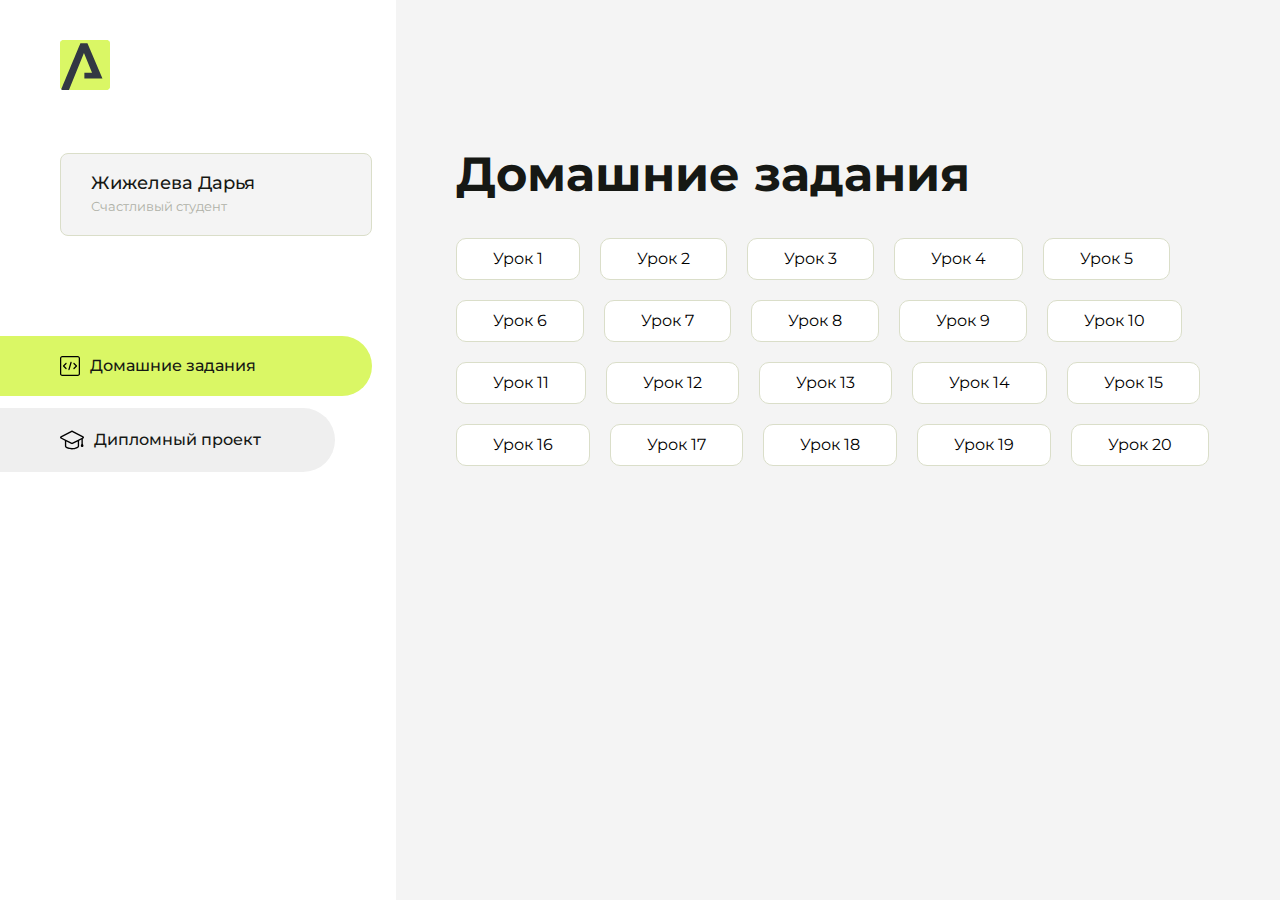
<file: index.html>
<!DOCTYPE html>
<html lang="en">
<head>
    <meta charset="UTF-8">
    <meta name="viewport" content="width=device-width, initial-scale=1.0">
    <title>Домашняя работа</title>
    <link rel="shortcut icon" href="src/logo.ico" type="image/x-icon">
    <link rel="preconnect" href="https://fonts.googleapis.com">
    <link rel="preconnect" href="https://fonts.gstatic.com" crossorigin>
    <link href="https://fonts.googleapis.com/css2?family=Montserrat:wght@400;500;700&family=Rubik:wght@500&display=swap"
          rel="stylesheet">
    <link rel="stylesheet" href="src/style.css">
</head>
<body id="body">
<div class="overlay" id="overlay"></div>
<div class="layout">
    <div class="burger" id="burger">
        <svg viewBox="0 0 24 24" fill="none" xmlns="http://www.w3.org/2000/svg">
            <g id="SVGRepo_bgCarrier" stroke-width="0"></g>
            <g id="SVGRepo_tracerCarrier" stroke-linecap="round" stroke-linejoin="round"></g>
            <g id="SVGRepo_iconCarrier">
                <path d="M4 18L20 18" stroke="#DAF765" stroke-width="2" stroke-linecap="round"></path>
                <path d="M4 12L20 12" stroke="#DAF765" stroke-width="2" stroke-linecap="round"></path>
                <path d="M4 6L20 6" stroke="#DAF765" stroke-width="2" stroke-linecap="round"></path>
            </g>
        </svg>
    </div>
    <aside class="sidebar" id="sidebar">
        <div class="sidebar__inner">
            <div class="logo">
                <svg width="50" height="50" viewBox="0 0 50 50" fill="none" xmlns="http://www.w3.org/2000/svg">
                    <g clip-path="url(#clip0_513_74730)">
                        <path d="M46.17 -0.257004H3.83C1.57281 -0.257004 -0.257 1.57281 -0.257 3.83V46.17C-0.257 48.4272 1.57281 50.257 3.83 50.257H46.17C48.4272 50.257 50.257 48.4272 50.257 46.17V3.83C50.257 1.57281 48.4272 -0.257004 46.17 -0.257004Z"
                              fill="#DAF765"/>
                        <path d="M24.375 38.4H42.461L27.441 3.1585H20.4355C20.4355 3.1585 6.7895 35.881 1.1945 49.294C2.015 50.0275 3.0945 50.257 3.6945 50.257H8.8445L23.954 13.07L32.0465 32.8285H24.375V38.4Z"
                              fill="#323843"/>
                    </g>
                    <defs>
                        <clipPath id="clip0_513_74730">
                            <rect width="50" height="50" fill="white"/>
                        </clipPath>
                    </defs>
                </svg>
            </div>
            <div class="sidebar__user">
                <div class="sidebar__name">Жижелева Дарья</div>
                <div class="sidebar__text">Счастливый студент</div>
            </div>
            <div class="sidebar__tabs">
                <div class="sidebar__item">
                    <button class="sidebar__button active" id="tasks">
                        <svg xmlns="http://www.w3.org/2000/svg" width="20" height="20" viewBox="0 0 20 20" fill="none">
                            <g clip-path="url(#clip0_704_74543)">
                                <path d="M17.7083 20H2.29167C1.0275 20 0 18.9725 0 17.7083V2.29167C0 1.0275 1.0275 0 2.29167 0H17.7083C18.9725 0 20 1.0275 20 2.29167V17.7083C20 18.9725 18.9725 20 17.7083 20ZM2.29167 1.25C1.7175 1.25 1.25 1.7175 1.25 2.29167V17.7083C1.25 18.2825 1.7175 18.75 2.29167 18.75H17.7083C18.2825 18.75 18.75 18.2825 18.75 17.7083V2.29167C18.75 1.7175 18.2825 1.25 17.7083 1.25H2.29167Z"
                                      fill="black"/>
                                <path d="M6.04167 13.125C5.88167 13.125 5.72167 13.0642 5.6 12.9417L3.1 10.4417C2.85583 10.1975 2.85583 9.80167 3.1 9.5575L5.6 7.0575C5.84417 6.81333 6.24 6.81333 6.48417 7.0575C6.72833 7.30167 6.72833 7.6975 6.48417 7.94167L4.42583 10L6.48417 12.0583C6.72833 12.3025 6.72833 12.6983 6.48417 12.9425C6.36167 13.0642 6.20167 13.125 6.04167 13.125Z"
                                      fill="black"/>
                                <path d="M8.95833 14.1667C8.9 14.1667 8.84 14.1583 8.78167 14.1417C8.45083 14.0442 8.26083 13.6967 8.35833 13.3658L10.4417 6.28251C10.5392 5.95084 10.8892 5.76417 11.2175 5.85917C11.5483 5.95667 11.7383 6.30417 11.6408 6.63501L9.5575 13.7183C9.47833 13.9908 9.22833 14.1667 8.95833 14.1667Z"
                                      fill="black"/>
                                <path d="M13.9583 13.125C13.7983 13.125 13.6383 13.0642 13.5167 12.9417C13.2725 12.6975 13.2725 12.3017 13.5167 12.0575L15.575 9.99916L13.5167 7.94083C13.2725 7.69666 13.2725 7.30083 13.5167 7.05666C13.7608 6.81249 14.1567 6.81249 14.4008 7.05666L16.9008 9.55666C17.145 9.80083 17.145 10.1967 16.9008 10.4408L14.4008 12.9408C14.2783 13.0642 14.1183 13.125 13.9583 13.125Z"
                                      fill="black"/>
                            </g>
                            <defs>
                                <clipPath id="clip0_704_74543">
                                    <rect width="20" height="20" fill="white"/>
                                </clipPath>
                            </defs>
                        </svg>
                        <span>Домашние задания</span></button>
                </div>
                <div class="sidebar__item">
                    <button class="sidebar__button" id="diplom">
                        <svg xmlns="http://www.w3.org/2000/svg" width="24" height="24" viewBox="0 0 24 24" fill="none">
                            <g clip-path="url(#clip0_704_74553)">
                                <path d="M23.2628 10.5971C23.7176 10.365 24 9.90375 24 9.39337C24 8.883 23.7176 8.42175 23.2628 8.18962L12.6135 2.75362C12.2291 2.55824 11.7705 2.55787 11.3854 2.75399L0.736875 8.19C0.282375 8.42175 0 8.883 0 9.39337C0 9.90375 0.282375 10.365 0.736875 10.5971L4.89038 12.7177V18.2074C4.89038 19.8154 8.412 21.393 12 21.393C15.5884 21.393 19.1096 19.815 19.1096 18.2074V12.7174L21.4609 11.517V15.8017L20.901 17.2305C20.7409 17.6389 20.7934 18.0994 21.0405 18.4616C21.2876 18.8246 21.6979 19.041 22.1366 19.041C22.5754 19.041 22.9852 18.8246 23.2324 18.462C23.4795 18.099 23.532 17.6385 23.3719 17.2301L22.8124 15.8021V10.827L23.2628 10.5971ZM17.7623 18.1721C17.6198 18.6375 15.3491 20.0419 12 20.0419C8.65088 20.0419 6.38025 18.6375 6.2415 18.2074V12.3037L6.23887 12.3019C6.23812 12.057 6.1065 11.8207 5.87325 11.7019L1.3515 9.39337L12 3.95737L22.6489 9.39337L12 14.8294L5.87325 11.7019C5.54063 11.5331 4.6695 11.6674 4.5 12C4.33012 12.3322 4.55813 12.5479 4.89038 12.7177L11.3857 16.0331C11.5781 16.1314 11.7889 16.1805 12 16.1805C12.2107 16.1805 12.4222 16.1314 12.6146 16.0331L17.7593 13.407L17.7623 18.1721Z"
                                      fill="black"/>
                            </g>
                            <defs>
                                <clipPath id="clip0_704_74553">
                                    <rect width="24" height="24" fill="white"/>
                                </clipPath>
                            </defs>
                        </svg>
                        <span>Дипломный проект</span></button>
                </div>
            </div>
        </div>

    </aside>
    <div class="content">
        <div class="container">
            <div class="content__block" id="tasksBlock">
                <div class="content__title">Домашние задания</div>
                <ul class="content__list">
                    <li class="content__list-item">
                        <a href="Hello-arokenru/index.html">Урок 1</a>
                    </li>
                    <li class="content__list-item">
                        <a href="дз-2/index-lesson2.html">Урок 2</a>
                    </li>
                    <li class="content__list-item">
                        <a href="дз-3/index.html">Урок 3</a>
                    </li>
                    <li class="content__list-item">
                        <a href="дз-4/index.html">Урок 4</a>
                    </li>
                    <li class="content__list-item">
                        <a href="дз-5/index.html">Урок 5</a>
                    </li>
                    <li class="content__list-item">
                        <a href="дз-6/index.html">Урок 6</a>
                    </li>
                    <li class="content__list-item">
                        <a href="дз-7/index.html">Урок 7</a>
                    </li>
                    <li class="content__list-item">
                        <a href="дз-8/index.html">Урок 8</a>
                    </li>
                    <li class="content__list-item">
                        <a href="дз-9/index.html">Урок 9</a>
                    </li>
                    <li class="content__list-item">
                        <a href="дз-10/index.html">Урок 10</a>
                    </li>
                    <li class="content__list-item">
                        <a href="дз-11/index.html">Урок 11</a>
                    </li>
                    <li class="content__list-item">
                        <a href="дз-12/index.html">Урок 12</a>
                    </li>
                    <li class="content__list-item">
                        <a href="дз-13/index.html">Урок 13</a>
                    </li>
                    <li class="content__list-item">
                        <a href="дз-14-2/index.html">Урок 14</a>
                    </li>
                    <li class="content__list-item">
                        <a href="дз-15/index.html">Урок 15</a>
                    </li>
                    <li class="content__list-item">
                        <a href="дз-16/index.html">Урок 16</a>
                    </li>
                    <li class="content__list-item">
                        <a href="дз-17/index.html">Урок 17</a>
                    </li>
                    <li class="content__list-item">
                        <a href="дз-18/index.html">Урок 18</a>
                    </li>
                    <li class="content__list-item">
                        <a href="дз-19/index.html">Урок 19</a>
                    </li>
                    <li class="content__list-item">
                        <a href="дз-20/index.html">Урок 20</a>
                    </li>
                </ul>
            </div>
            <div class="content__block hidden" id="diplomBlock">
                <div class="content__title">Дипломный проект</div>
                <div class="content__list-diplom">
                    <a href="Дипломный проект/index.html">Дипломный проект</a>
                </div>
                <div class="content__decor">
                    <div class="content__decor-text">Давай проверим, чему ты научился!</div>
                    <div class="content__decor-img">
                        <img src="src/decor.png" alt="decor">
                    </div>
                </div>
            </div>
        </div>
    </div>
</div>
<script src="src/index.js"></script>
</body>
</html>
</file>
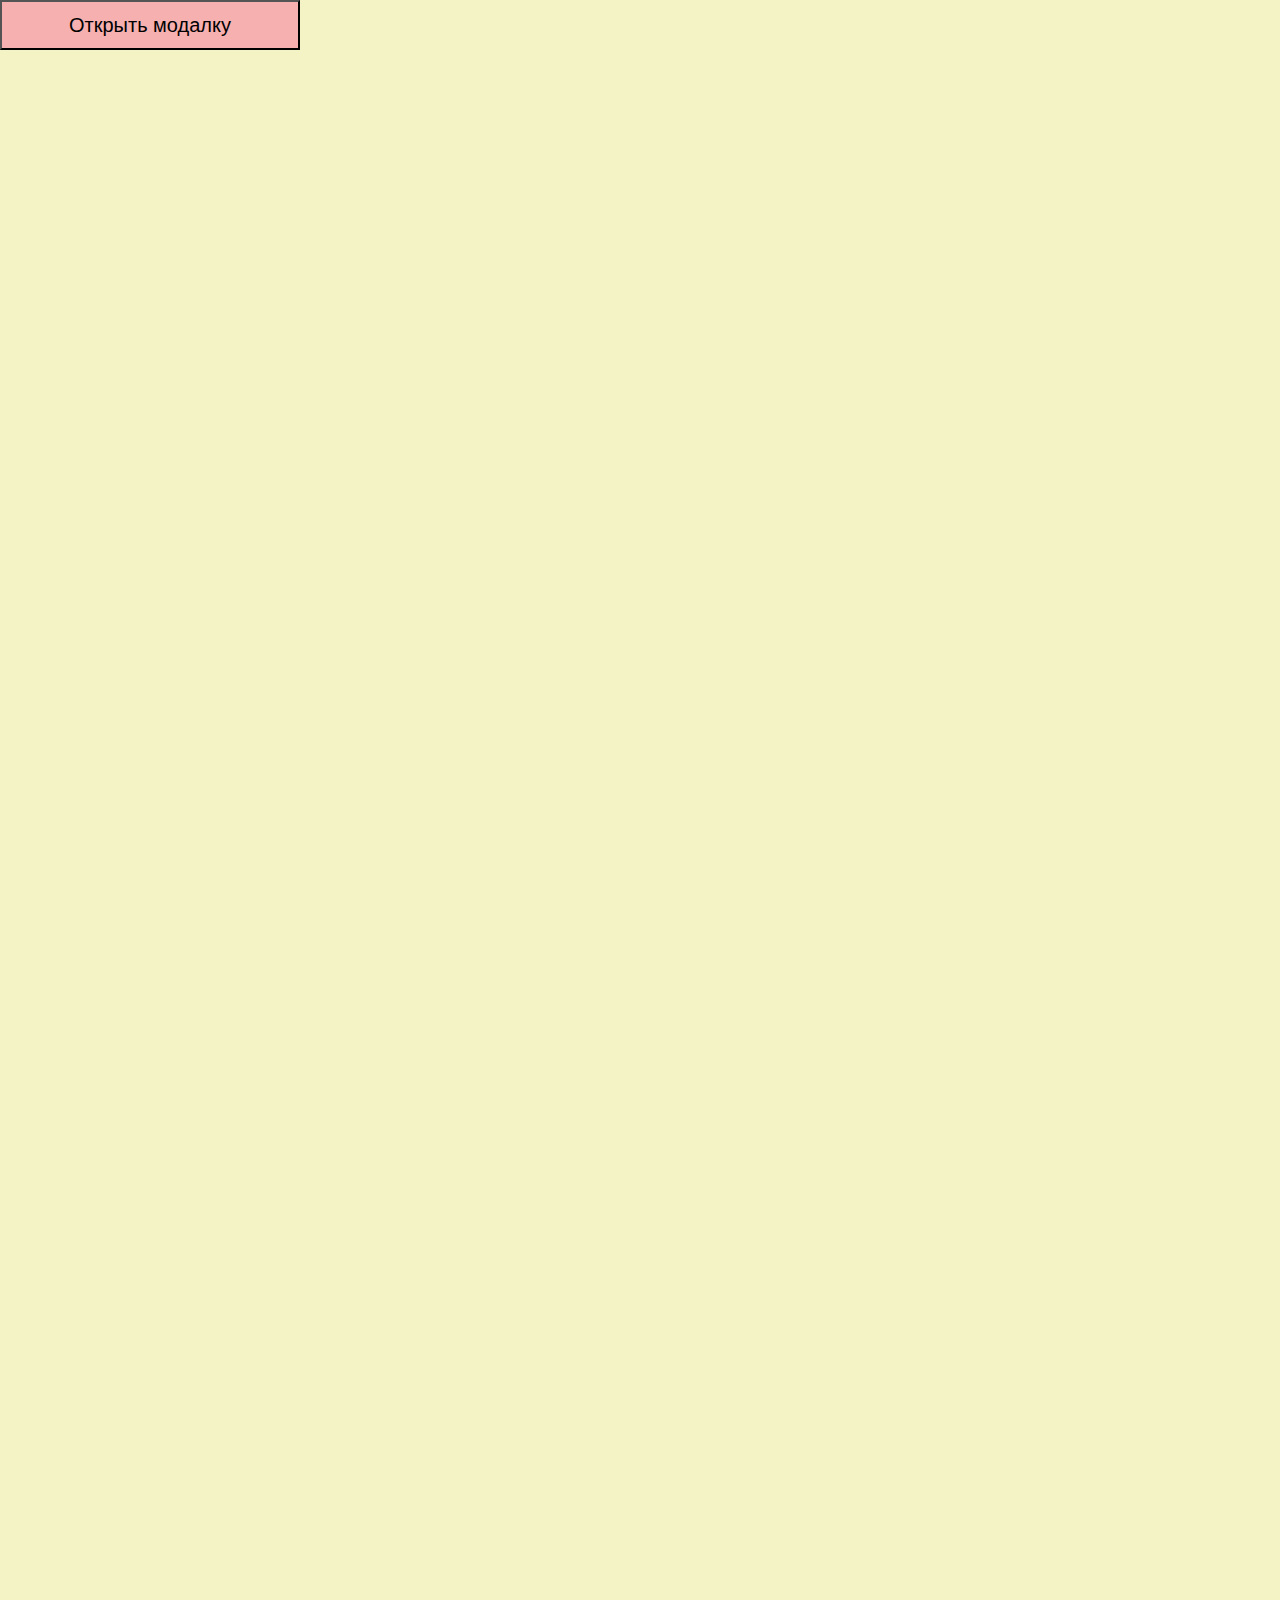
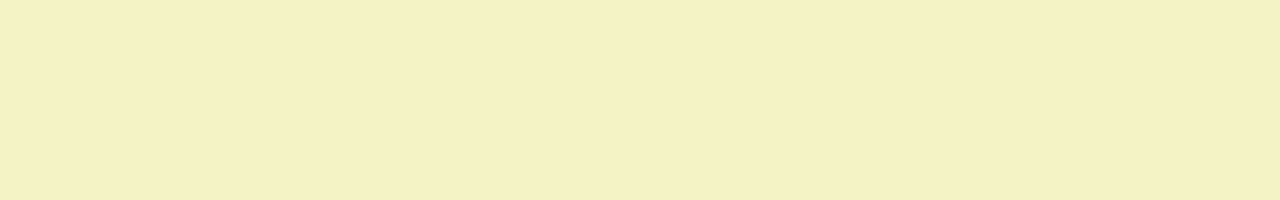
<file: дз-13/index.html>
<!DOCTYPE html>
<html lang="en">
<head>
    <meta charset="UTF-8">
    <meta name="viewport" content="width=device-width, initial-scale=1.0">
    <link rel="stylesheet" href="main.css">
</head>

<body class="body">
    <button class="btn-open">Открыть модалку</button>
    <div class="modal">
        <div class="modal__window">
            <button class="modal__close-btn">X</button>
            Далеко-далеко за словесными горами в стране гласных, и согласных живут рыбные тексты. Предупредила, домах он точках страну инициал злых они рукописи своего.
        </div>
    </div>
    
    <script src="main.js"></script>
</body>
</html>
</file>
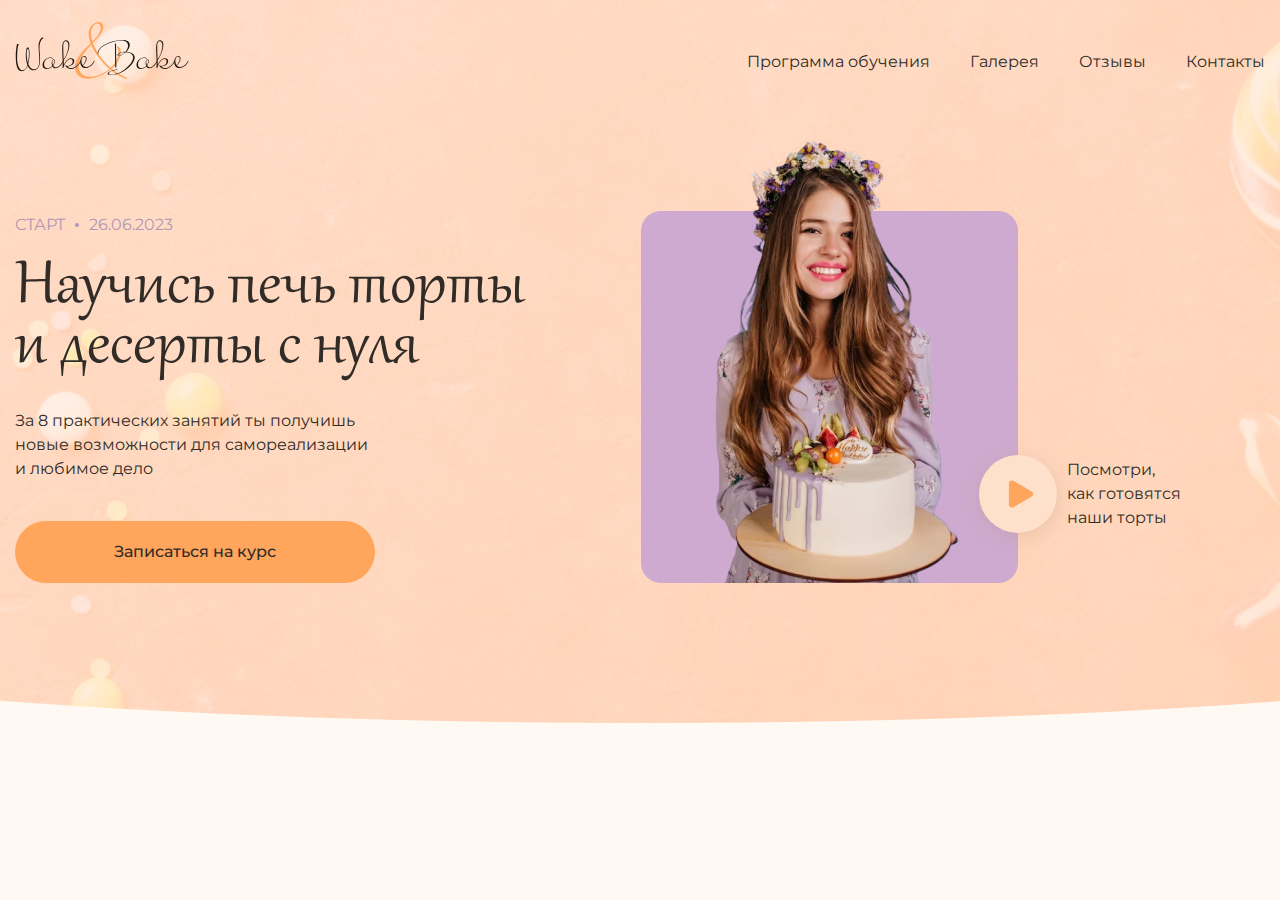
<file: дз-14-2/index.html>
<!DOCTYPE html>
<html lang="en">

<head>
    <meta charset="UTF-8">
    <meta http-equiv="X-UA-Compatible" content="IE=edge">
    <meta name="viewport" content="width=device-width, initial-scale=1.0">
    <title>Wake & Bake</title>
    <link href="css/fonts.css" rel="stylesheet">
    <link href="css/reset.css" rel="stylesheet">
    <link href="css/style.css" rel="stylesheet">
</head>

<body class="body">
    <div class="wrapper">
        <header class="header">
            <div class="header__top">
                <div class="container">
                    <div class="header__top-inner">
                        <a class="header__logo" href="#">
                            <img src="img/icons/logos/logo-dark.svg" alt="Логотип компании Wake & Bake">
                        </a>
                        <nav class="nav">
                            <ul class="nav__list">
                                <li class="nav__item">
                                    <a class="nav__link" href="#">
                                        Программа обучения
                                    </a>
                                </li>
                                <li class="nav__item">
                                    <a class="nav__link" href="#">
                                        Галерея
                                    </a>
                                </li>
                                <li class="nav__item">
                                    <a class="nav__link" href="#">
                                        Отзывы
                                    </a>
                                </li>
                                <li class="nav__item">
                                    <a class="nav__link" href="#">
                                        Контакты
                                    </a>
                                </li>
                            </ul>
                        </nav>
                        <a class="burger-icon" href="#">
                            <span></span>
                        </a>
                    </div>
                </div>
            </div>
            <section class="hero">
                <div class="container">
                    <div class="hero__inner">
                        <div class="hero__content">
                            <div class="hero__info">
                                <span>Старт</span>
                                <span>26.06.2023</span>
                            </div>
                            <h1 class="hero__title">
                                Научись печь торты и десерты с нуля
                            </h1>
                            <p class="hero__text">
                                За 8 практических занятий ты получишь новые возможности для самореализации и любимое дело
                            </p>
                            <div class="hero__img-conrol hero__img-conrol--mobile">
                                <a class="hero__img-button" data-fslightbox href="video/cake.mp4">
                                    <img src="img/icons/play.svg" alt="">
                                </a>
                                Посмотри, как готовятся наши торты
                            </div>
                            <a class="hero__button button" href="#">
                                Записаться на курс
                            </a>
                        </div>
                        <div class="hero__img">
                            <img src="img/content/girl.png" alt="Девушка с тортом в руках">
                            <div class="hero__img-conrol">
                                <a class="hero__img-button" data-fslightbox="video" href="video/cake.mp4">
                                    <img src="img/icons/play.svg" alt="">
                                </a>
                                Посмотри, как готовятся наши торты
                            </div>
                        </div>
                    </div>
                </div>
            </section>
        </header>
        <main class="main"></main>
        <footer class="footer"></footer>
    </div>

    <script src="js/fslightbox.js"></script>
    <script src="js/main.js"></script>
</body>

</html>
</file>
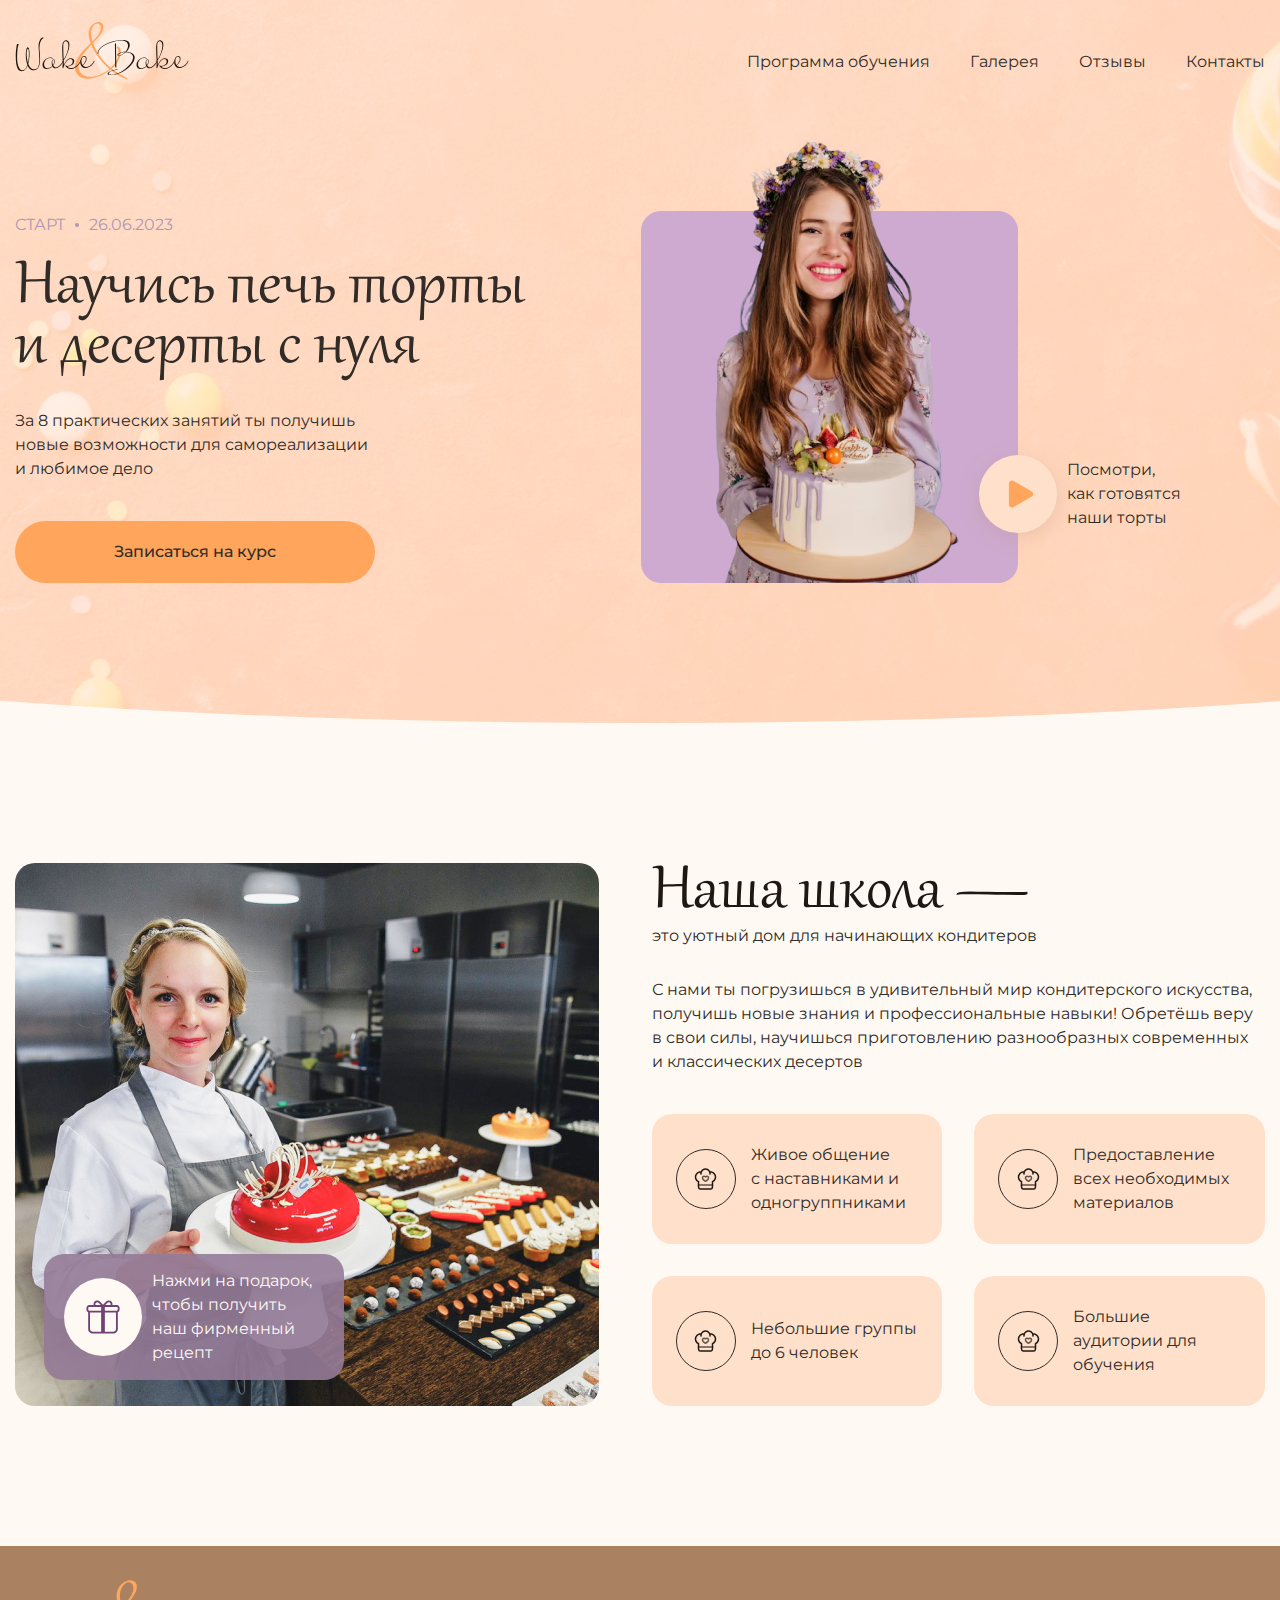
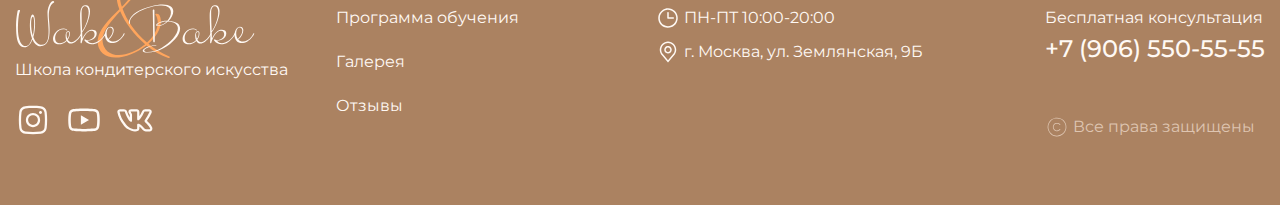
<file: дз-16/index.html>
<!DOCTYPE html>
<html lang="en">

<head>
    <meta charset="UTF-8">
    <meta http-equiv="X-UA-Compatible" content="IE=edge">
    <meta name="viewport" content="width=device-width, initial-scale=1.0">
    <title>Wake & Bake</title>
    <link href="css/fonts.css" rel="stylesheet">
    <link href="css/reset.css" rel="stylesheet">
    <link href="css/style.css" rel="stylesheet">
</head>

<body class="body">
    <div class="wrapper">
        <header class="header">
            <div class="header__top">
                <div class="container">
                    <div class="header__top-inner">
                        <a class="header__logo" href="#">
                            <img src="img/icons/logos/logo-dark.svg" alt="Логотип компании Wake & Bake">
                        </a>
                        <nav class="nav">
                            <ul class="nav__list">
                                <li class="nav__item">
                                    <a class="nav__link" href="#">
                                        Программа обучения
                                    </a>
                                </li>
                                <li class="nav__item">
                                    <a class="nav__link" href="#">
                                        Галерея
                                    </a>
                                </li>
                                <li class="nav__item">
                                    <a class="nav__link" href="#">
                                        Отзывы
                                    </a>
                                </li>
                                <li class="nav__item">
                                    <a class="nav__link" href="#">
                                        Контакты
                                    </a>
                                </li>
                            </ul>
                        </nav>
                        <a class="burger-icon" href="#">
                            <span></span>
                        </a>
                    </div>
                </div>
            </div>
            <section class="header__hero hero">
                <div class="container">
                    <div class="hero__inner">
                        <div class="hero__content">
                            <div class="hero__info">
                                <span>Старт</span>
                                <span>26.06.2023</span>
                            </div>
                            <h1 class="hero__title">
                                Научись печь торты и десерты с нуля
                            </h1>
                            <p class="hero__text">
                                За 8 практических занятий ты получишь новые возможности для самореализации и любимое
                                дело
                            </p>
                            <div class="hero__img-conrol hero__img-conrol--mobile">
                                <a class="hero__img-button" data-fslightbox href="video/cake.mp4">
                                    <img src="img/icons/play.svg" alt="">
                                </a>
                                Посмотри, как готовятся наши торты
                            </div>
                            <a class="hero__button button" href="#">
                                Записаться на курс
                            </a>
                        </div>
                        <div class="hero__img">
                            <img src="img/content/girl.png" alt="Девушка с тортом в руках">
                            <div class="hero__img-conrol">
                                <a class="hero__img-button" data-fslightbox="video" href="video/cake.mp4">
                                    <img src="img/icons/play.svg" alt="">
                                </a>
                                Посмотри, как готовятся наши торты
                            </div>
                        </div>
                    </div>
                </div>
            </section>
        </header>
        <main class="main">

            <section class="main__about about">
                <div class="container">
                    <div class="about__inner">
                        <div class="about__img">
                            <img src="img/content/girl-2.jpg" alt="Девушка с тортом в руках">
                            <div class="about__img-conrol">
                                <a class="about__img-button" href="#">
                                    <img src="img/icons/gift.svg" alt="">
                                </a>
                                Нажми на подарок, чтобы получить наш фирменный рецепт
                            </div>
                        </div>
                        <div class="about__body">
                            <div class="about__heading">
                                <h2 class="about__title">
                                    Наша школа —
                                </h2>
                                <p class="about__title-text">
                                    это уютный дом для начинающих кондитеров
                                </p>
                            </div>
                            <p class="about__text">
                                С нами ты погрузишься в удивительный мир кондитерского искусства, получишь новые знания
                                и профессиональные навыки! Обретёшь веру в свои силы, научишься приготовлению
                                разнообразных современных и классических десертов
                            </p>
                        </div>
                        <ul class="about__grid">
                            <li class="about__grid-item">
                                <div class="about__grid-img">
                                    <img src="img/icons/hat-2.svg" alt="">
                                </div>
                                <p class="about__grid-text">
                                    Живое общение с наставниками и одногруппниками
                                </p>
                            </li>
                            <li class="about__grid-item">
                                <div class="about__grid-img">
                                    <img src="img/icons/hat-2.svg" alt="">
                                </div>
                                <p class="about__grid-text">
                                    Предоставление всех необходимых материалов
                                </p>
                            </li>
                            <li class="about__grid-item">
                                <div class="about__grid-img">
                                    <img src="img/icons/hat-2.svg" alt="">
                                </div>
                                <p class="about__grid-text">
                                    Небольшие группы до 6 человек
                                </p>
                            </li>
                            <li class="about__grid-item">
                                <div class="about__grid-img">
                                    <img src="img/icons/hat-2.svg" alt="">
                                </div>
                                <p class="about__grid-text">
                                    Большие аудитории для обучения
                                </p>
                            </li>
                        </ul>
                    </div>
                </div>
            </section>

        </main>
        <footer class="footer">
            <div class="container">
                <div class="footer__inner">
                    <div class="footer__col">
                        <a class="footer__logo" href="#">
                            <img src="img/icons/logos/logo-light.svg" alt="Логотип компании Wake & Bake">
                        </a>
                        <p class="footer__logo-text">
                            Школа кондитерского искусства
                        </p>
                        <address class="socials">
                            <ul class="socials__list">
                                <li class="socials__item">
                                    <a class="socials__link" href="#">
                                        <svg width="36" height="36" viewBox="0 0 36 36" fill="none"
                                            xmlns="http://www.w3.org/2000/svg">
                                            <path
                                                d="M24 10.5C24 10.1022 24.158 9.72064 24.4393 9.43934C24.7206 9.15804 25.1022 9 25.5 9C25.8978 9 26.2794 9.15804 26.5607 9.43934C26.842 9.72064 27 10.1022 27 10.5C27 10.8978 26.842 11.2794 26.5607 11.5607C26.2794 11.842 25.8978 12 25.5 12C25.1022 12 24.7206 11.842 24.4393 11.5607C24.158 11.2794 24 10.8978 24 10.5Z"
                                                fill="#FFF9F4" />
                                            <path fill-rule="evenodd" clip-rule="evenodd"
                                                d="M18 10.875C16.1103 10.875 14.2981 11.6257 12.9619 12.9619C11.6257 14.2981 10.875 16.1103 10.875 18C10.875 19.8897 11.6257 21.7019 12.9619 23.0381C14.2981 24.3743 16.1103 25.125 18 25.125C19.8897 25.125 21.7019 24.3743 23.0381 23.0381C24.3743 21.7019 25.125 19.8897 25.125 18C25.125 16.1103 24.3743 14.2981 23.0381 12.9619C21.7019 11.6257 19.8897 10.875 18 10.875ZM13.125 18C13.125 16.7071 13.6386 15.4671 14.5529 14.5529C15.4671 13.6386 16.7071 13.125 18 13.125C19.2929 13.125 20.5329 13.6386 21.4471 14.5529C22.3614 15.4671 22.875 16.7071 22.875 18C22.875 19.2929 22.3614 20.5329 21.4471 21.4471C20.5329 22.3614 19.2929 22.875 18 22.875C16.7071 22.875 15.4671 22.3614 14.5529 21.4471C13.6386 20.5329 13.125 19.2929 13.125 18Z"
                                                fill="#FFF9F4" />
                                            <path fill-rule="evenodd" clip-rule="evenodd"
                                                d="M25.8871 4.24833C20.6451 3.66722 15.355 3.66722 10.1131 4.24833C7.09508 4.58583 4.65758 6.96333 4.30358 9.99633C3.68168 15.3132 3.68168 20.6845 4.30358 26.0013C4.65758 29.0343 7.09358 31.4118 10.1131 31.7493C15.3551 32.3298 20.6451 32.3298 25.8871 31.7493C28.9051 31.4118 31.3426 29.0343 31.6966 26.0013C32.3186 20.6845 32.3186 15.3132 31.6966 9.99633C31.3426 6.96333 28.9066 4.58583 25.8871 4.24833ZM10.3621 6.48333C15.4385 5.92064 20.5616 5.92064 25.6381 6.48333C27.6331 6.70833 29.2306 8.28183 29.4631 10.2588C30.0645 15.4013 30.0645 20.5964 29.4631 25.7388C29.3428 26.7064 28.8999 27.6052 28.2058 28.29C27.5118 28.9747 26.6072 29.4056 25.6381 29.5128C20.5616 30.0756 15.4385 30.0756 10.3621 29.5128C9.39299 29.4056 8.48836 28.9747 7.79432 28.29C7.10027 27.6052 6.65734 26.7064 6.53708 25.7388C5.93566 20.5964 5.93566 15.4013 6.53708 10.2588C6.65734 9.29127 7.10027 8.3925 7.79432 7.70771C8.48836 7.02292 9.39299 6.59059 10.3621 6.48333Z"
                                                fill="#FFF9F4" />
                                        </svg>
                                    </a>
                                </li>
                                <li class="socials__item">
                                    <a class="socials__link" href="#">
                                        <svg width="36" height="36" viewBox="0 0 36 36" fill="none"
                                            xmlns="http://www.w3.org/2000/svg">
                                            <path
                                                d="M33.75 17.902C33.75 17.8246 33.75 17.7367 33.7465 17.6348C33.743 17.35 33.7359 17.0301 33.7289 16.6891C33.7008 15.7082 33.6516 14.7309 33.5742 13.8098C33.4688 12.5406 33.3141 11.4824 33.1031 10.6879C32.8805 9.85873 32.4442 9.10251 31.8377 8.49483C31.2313 7.88715 30.476 7.44928 29.6473 7.225C28.6523 6.95781 26.7047 6.79258 23.9625 6.69062C22.6582 6.64141 21.2625 6.60977 19.8668 6.59219C19.3781 6.58516 18.9246 6.58164 18.5168 6.57812H17.4832C17.0754 6.58164 16.6219 6.58516 16.1332 6.59219C14.7375 6.60977 13.3418 6.64141 12.0375 6.69062C9.29531 6.79609 7.34414 6.96133 6.35273 7.225C5.52375 7.44873 4.76813 7.88641 4.1616 8.49418C3.55507 9.10195 3.11892 9.85846 2.89688 10.6879C2.68242 11.4824 2.53125 12.5406 2.42578 13.8098C2.34844 14.7309 2.29922 15.7082 2.27109 16.6891C2.26055 17.0301 2.25703 17.35 2.25352 17.6348C2.25352 17.7367 2.25 17.8246 2.25 17.902V18.0988C2.25 18.1762 2.25 18.2641 2.25352 18.366C2.25703 18.6508 2.26406 18.9707 2.27109 19.3117C2.29922 20.2926 2.34844 21.2699 2.42578 22.191C2.53125 23.4602 2.68594 24.5184 2.89688 25.3129C3.34688 26.9969 4.66875 28.3258 6.35273 28.7758C7.34414 29.043 9.29531 29.2082 12.0375 29.3102C13.3418 29.3594 14.7375 29.391 16.1332 29.4086C16.6219 29.4156 17.0754 29.4191 17.4832 29.4227H18.5168C18.9246 29.4191 19.3781 29.4156 19.8668 29.4086C21.2625 29.391 22.6582 29.3594 23.9625 29.3102C26.7047 29.2047 28.6559 29.0395 29.6473 28.7758C31.3312 28.3258 32.6531 27.0004 33.1031 25.3129C33.3176 24.5184 33.4688 23.4602 33.5742 22.191C33.6516 21.2699 33.7008 20.2926 33.7289 19.3117C33.7395 18.9707 33.743 18.6508 33.7465 18.366C33.7465 18.2641 33.75 18.1762 33.75 18.0988V17.902ZM31.2188 18.0848C31.2188 18.1586 31.2188 18.2395 31.2152 18.3344C31.2117 18.6086 31.2047 18.9109 31.1977 19.2379C31.173 20.173 31.1238 21.1082 31.05 21.9766C30.9551 23.1086 30.8215 24.0367 30.6562 24.659C30.4383 25.4711 29.7984 26.1145 28.9898 26.3289C28.2516 26.5258 26.3918 26.684 23.8641 26.7789C22.5844 26.8281 21.2062 26.8598 19.8316 26.8773C19.35 26.8844 18.9035 26.8879 18.5027 26.8879H17.4973L16.1684 26.8773C14.7937 26.8598 13.4191 26.8281 12.1359 26.7789C9.6082 26.6805 7.74492 26.5258 7.01016 26.3289C6.20156 26.1109 5.56172 25.4711 5.34375 24.659C5.17852 24.0367 5.04492 23.1086 4.95 21.9766C4.87617 21.1082 4.83047 20.173 4.80234 19.2379C4.7918 18.9109 4.78828 18.6051 4.78477 18.3344C4.78477 18.2395 4.78125 18.1551 4.78125 18.0848V17.916C4.78125 17.8422 4.78125 17.7613 4.78477 17.6664C4.78828 17.3922 4.79531 17.0898 4.80234 16.7629C4.82695 15.8277 4.87617 14.8926 4.95 14.0242C5.04492 12.8922 5.17852 11.9641 5.34375 11.3418C5.56172 10.5297 6.20156 9.88633 7.01016 9.67188C7.74844 9.475 9.6082 9.3168 12.1359 9.22187C13.4156 9.17266 14.7937 9.14102 16.1684 9.12344C16.65 9.11641 17.0965 9.11289 17.4973 9.11289H18.5027L19.8316 9.12344C21.2062 9.14102 22.5809 9.17266 23.8641 9.22187C26.3918 9.32031 28.2551 9.475 28.9898 9.67188C29.7984 9.88984 30.4383 10.5297 30.6562 11.3418C30.8215 11.9641 30.9551 12.8922 31.05 14.0242C31.1238 14.8926 31.1695 15.8277 31.1977 16.7629C31.2082 17.0898 31.2117 17.3957 31.2152 17.6664C31.2152 17.7613 31.2188 17.8457 31.2188 17.916V18.0848ZM14.8711 22.7113L23.0273 17.9652L14.8711 13.2895V22.7113Z"
                                                fill="#FFF9F4" />
                                        </svg>
                                    </a>
                                </li>
                                <li class="socials__item">
                                    <a class="socials__link" href="#">
                                        <svg width="36" height="36" viewBox="0 0 36 36" fill="none"
                                            xmlns="http://www.w3.org/2000/svg">
                                            <path fill-rule="evenodd" clip-rule="evenodd"
                                                d="M35.1075 25.2974C34.2915 23.6541 33.2163 22.1529 31.923 20.8514C31.4905 20.3626 31.0376 19.8922 30.5655 19.4414L30.5085 19.3859C30.3332 19.2157 30.1602 19.0432 29.9895 18.8684C31.7574 16.4101 33.2702 13.778 34.5045 11.0129L34.554 10.9019L34.5885 10.7849C34.752 10.2404 34.938 9.20545 34.278 8.26945C33.594 7.30345 32.5005 7.12945 31.767 7.12945H28.3965C27.6908 7.09729 26.9929 7.2892 26.4029 7.67771C25.8128 8.06623 25.3608 8.63143 25.1115 9.29245C24.3861 11.0199 23.478 12.6648 22.4025 14.1989V10.2494C22.4025 9.73945 22.3545 8.88445 21.807 8.16445C21.153 7.30045 20.2065 7.12945 19.5495 7.12945H14.2005C13.5025 7.11339 12.8251 7.36639 12.3085 7.83606C11.7919 8.30573 11.4758 8.95609 11.4255 9.65245L11.421 9.71995V9.78745C11.421 10.5149 11.709 11.0519 11.94 11.3894C12.0435 11.5409 12.153 11.6789 12.2235 11.7659L12.2385 11.7854C12.3135 11.8784 12.363 11.9399 12.4125 12.0089C12.5445 12.1859 12.732 12.4619 12.786 13.1729V15.3824C11.7123 13.5844 10.8319 11.6778 10.1595 9.69445L10.1475 9.66145L10.1355 9.62995C9.9525 9.15145 9.66 8.45545 9.0735 7.92445C8.3895 7.30195 7.5795 7.12945 6.843 7.12945H3.423C2.6775 7.12945 1.779 7.30345 1.1085 8.00995C0.45 8.70595 0.375 9.53995 0.375 9.98095V10.1819L0.417 10.3769C1.36395 14.7731 3.31535 18.8905 6.1185 22.4069C7.40006 24.4279 9.13993 26.1184 11.197 27.3412C13.254 28.564 15.5703 29.2847 17.958 29.4449L18.0195 29.4494H18.0825C19.1715 29.4494 20.307 29.3549 21.1605 28.7864C22.311 28.0184 22.4025 26.841 22.4025 26.2529V24.5459C22.698 24.7859 23.064 25.1069 23.5125 25.5389C24.0555 26.0819 24.4875 26.5529 24.858 26.9639L25.056 27.1829C25.344 27.5039 25.6275 27.8204 25.8855 28.0799C26.2095 28.4054 26.61 28.7639 27.111 29.0294C27.6555 29.3159 28.227 29.4464 28.833 29.4464H32.2545C32.976 29.4464 34.0095 29.2754 34.737 28.4324C35.529 27.5144 35.469 26.3879 35.22 25.5794L35.175 25.4339L35.1075 25.2974ZM26.5275 25.4564C26.0626 24.9368 25.5839 24.4296 25.092 23.9354L25.0875 23.9309C23.052 21.9689 22.1025 21.6284 21.4305 21.6284C21.072 21.6284 20.6775 21.6674 20.421 21.9884C20.3055 22.1416 20.2298 22.3209 20.2005 22.5104C20.1643 22.7305 20.1483 22.9535 20.1525 23.1764V26.2529C20.1525 26.6354 20.0895 26.7959 19.9125 26.9129C19.677 27.0704 19.1745 27.1979 18.096 27.1979C16.0473 27.0585 14.061 26.4349 12.3003 25.3783C10.5396 24.3216 9.05478 22.8622 7.968 21.1199L7.956 21.1004L7.941 21.0824C5.32967 17.8322 3.50977 14.0193 2.625 9.94495C2.631 9.74995 2.673 9.63145 2.742 9.55945C2.8125 9.48445 2.985 9.37945 3.423 9.37945H6.843C7.2225 9.37945 7.4205 9.46345 7.563 9.59095C7.722 9.73795 7.863 9.98545 8.031 10.4264C8.871 12.8954 10.005 15.2054 11.0805 16.9019C11.6175 17.7509 12.1455 18.4574 12.6225 18.9569C12.861 19.2059 13.0935 19.4129 13.317 19.5599C13.5315 19.7009 13.776 19.8134 14.028 19.8134C14.16 19.8134 14.3145 19.7984 14.463 19.7339C14.6234 19.6631 14.7554 19.5406 14.838 19.3859C14.9925 19.1039 15.036 18.6884 15.036 18.1439V13.0844C14.9565 11.8574 14.586 11.1659 14.226 10.6754C14.1531 10.5773 14.0781 10.4808 14.001 10.3859L13.9815 10.3619C13.9175 10.2843 13.8565 10.2042 13.7985 10.1219C13.7247 10.0302 13.6802 9.91834 13.671 9.80095C13.6828 9.68175 13.7396 9.57156 13.83 9.49293C13.9203 9.41429 14.0373 9.37316 14.157 9.37795H19.5495C19.8585 9.37795 19.962 9.45295 20.0145 9.52345C20.0895 9.62095 20.1525 9.82345 20.1525 10.2494V17.0414C20.1525 17.8484 20.5245 18.3944 21.0645 18.3944C21.6855 18.3944 22.134 18.0179 22.917 17.2349L22.9305 17.2199L22.9425 17.2064C24.699 15.0649 26.134 12.6788 27.2025 10.1234L27.2085 10.1054C27.2888 9.87968 27.4407 9.68637 27.6411 9.55502C27.8416 9.42366 28.0794 9.36148 28.3185 9.37795H31.7685C32.2365 9.37795 32.3895 9.49795 32.4405 9.56845C32.493 9.64345 32.5305 9.80395 32.4405 10.1189C31.2084 12.8735 29.6852 15.4883 27.897 17.9189L27.885 17.9369C27.7125 18.2024 27.522 18.4964 27.495 18.8324C27.465 19.1954 27.621 19.5239 27.8955 19.8779C28.095 20.1719 28.5075 20.5754 28.926 20.9849L28.965 21.0239C29.403 21.4529 29.8785 21.9179 30.2595 22.3679L30.27 22.3784L30.2805 22.3904C31.4166 23.5237 32.3614 24.8337 33.078 26.2694C33.192 26.6594 33.123 26.8604 33.033 26.9639C32.9295 27.0839 32.697 27.1964 32.256 27.1964H28.833C28.5997 27.2021 28.3689 27.1479 28.1625 27.0389C27.9096 26.8918 27.6801 26.7078 27.4815 26.4929C27.267 26.2784 27.0345 26.0189 26.7495 25.7024L26.529 25.4564H26.5275Z"
                                                fill="#FFF9F4" />
                                        </svg>
                                    </a>
                                </li>
                            </ul>
                        </address>
                    </div>
                    <div class="footer__col">
                        <ul class="footer__col-list">
                            <li class="footer__col-item">
                                <a class="footer__col-link" href="#">
                                    Программа обучения
                                </a>
                            </li>
                            <li class="footer__col-item">
                                <a class="footer__col-link" href="#">
                                    Галерея
                                </a>
                            </li>
                            <li class="footer__col-item">
                                <a class="footer__col-link" href="#">
                                    Отзывы
                                </a>
                            </li>
                        </ul>
                    </div>
                    <address class="footer__col">
                        <ul class="footer__contact-list">
                            <li class="footer__contact-item">
                                <img src="img/icons/clock.svg" alt="">
                                ПН-ПТ 10:00-20:00
                            </li>
                            <li class="footer__contact-item">
                                <img src="img/icons/location.svg" alt="">
                                г. Москва, ул. Землянская, 9Б
                            </li>
                        </ul>
                    </address>
                    <div class="footer__col">
                        <address class="footer__col-tel">
                            Бесплатная консультация
                            <a class="footer__col-number" href="tel:+79065505555">
                                +7 (906) 550-55-55
                            </a>
                        </address>
                        <div class="footer__col-copy">
                            <img src="img/icons/copy.svg" alt="">
                            Все права защищены
                        </div>
                    </div>
                </div>
            </div>
        </footer>
    </div>
    <div class="modal">
        <div class="modal__window">
            <a class="modal__cancel" href="#">
                <svg width="24" height="24" viewBox="0 0 24 24" fill="none" xmlns="http://www.w3.org/2000/svg">
                    <path
                        d="M6.75781 17.2433L12.0008 12.0003L17.2438 17.2433M17.2438 6.75732L11.9998 12.0003L6.75781 6.75732"
                        stroke="#E1D9E1" stroke-width="1.5" stroke-linecap="round" stroke-linejoin="round" />
                    <rect x="0.75" y="0.75" width="22.5" height="22.5" rx="11.25" stroke="#E1D9E1" stroke-width="1.5" />
                </svg>
            </a>
            <img class="modal__img" src="img/decor/cupcakes-modal.png" alt="">
            <h3 class="modal__title">
                Удиви своих близких вкусными капкейками
            </h3>
            <p class="modal__text">
                Оставь свой e-mail, и мы вышлем рецепт на почту
            </p>
            <form class="modal__form">
                <label class="modal__form-label field">
                    <input class="field__input" type="email" placeholder="E-mail">
                    <span>Введите e-mail</span>
                </label>
                <button class="button" type="submit">
                    Получить подарок
                </button>
            </form>
        </div>
    </div>

    <script src="js/fslightbox.js"></script>
    <script src="js/main.js"></script>
</body>

</html>
</file>
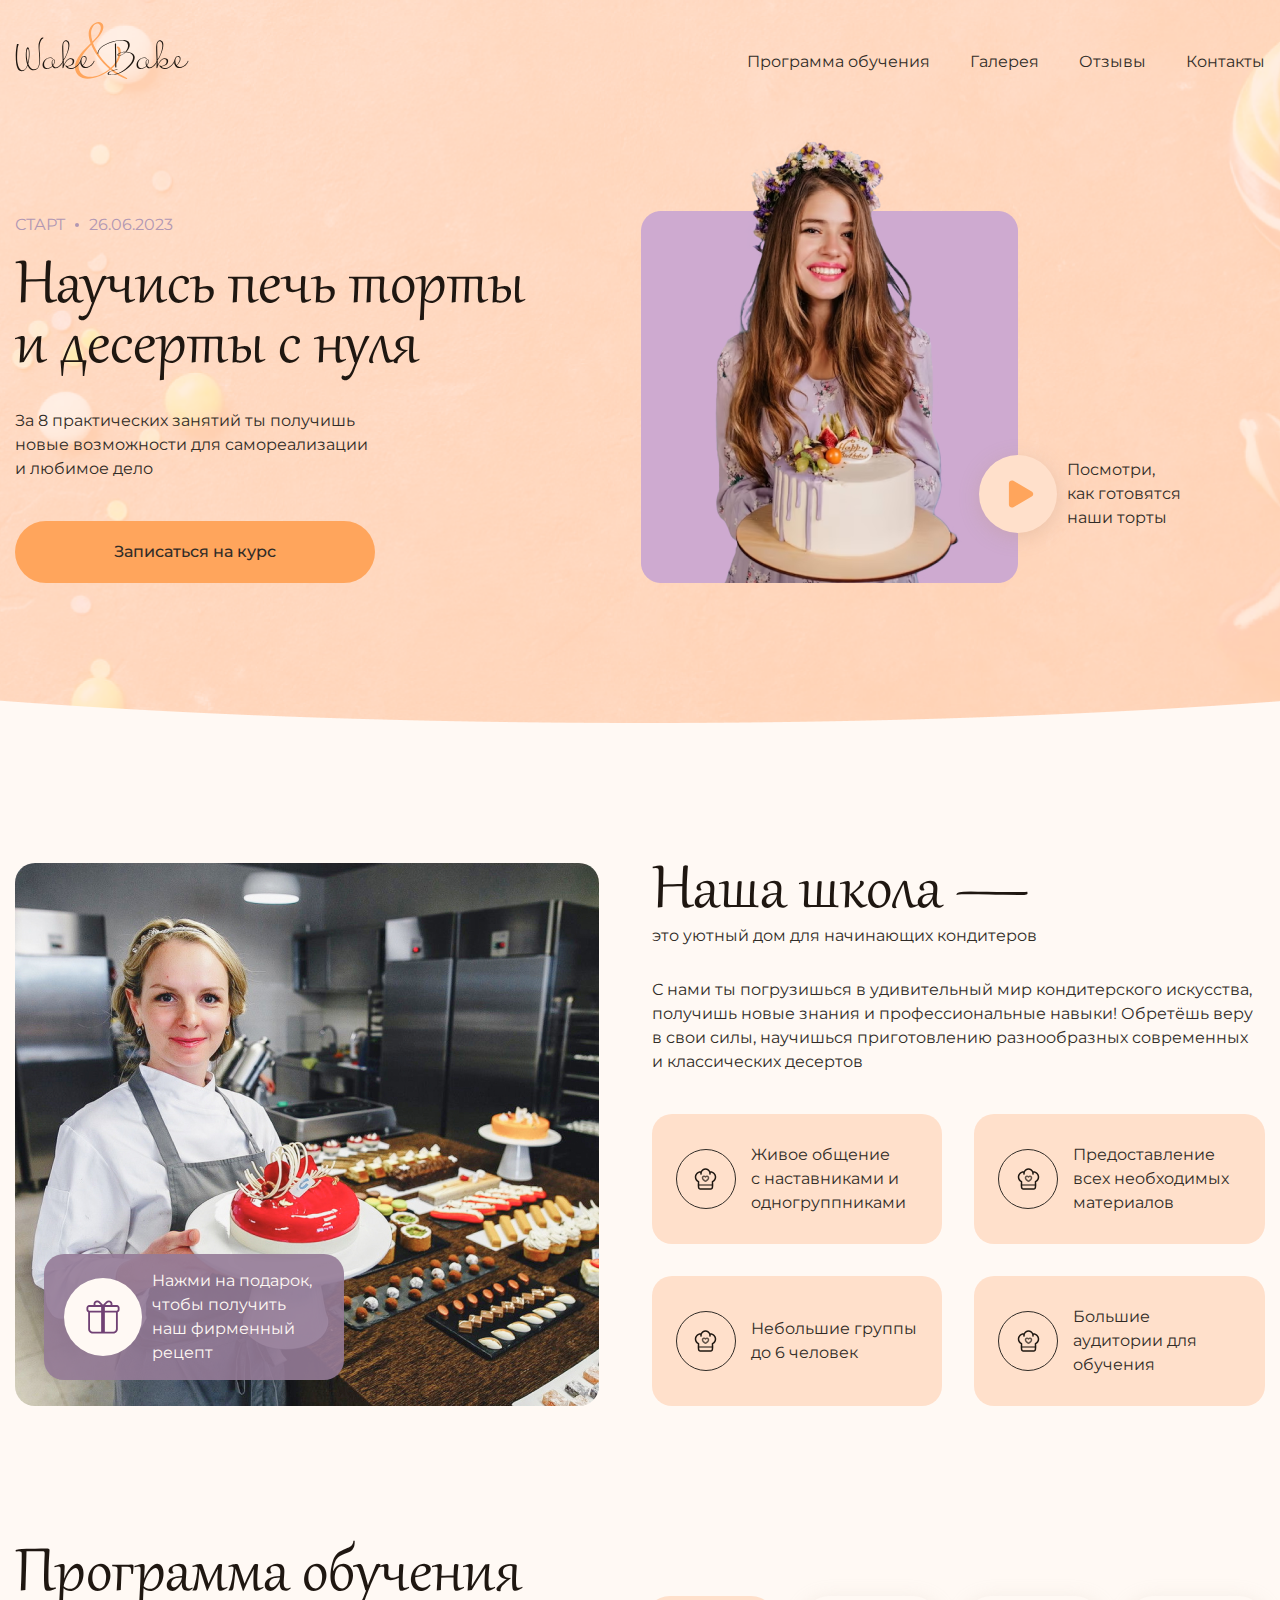
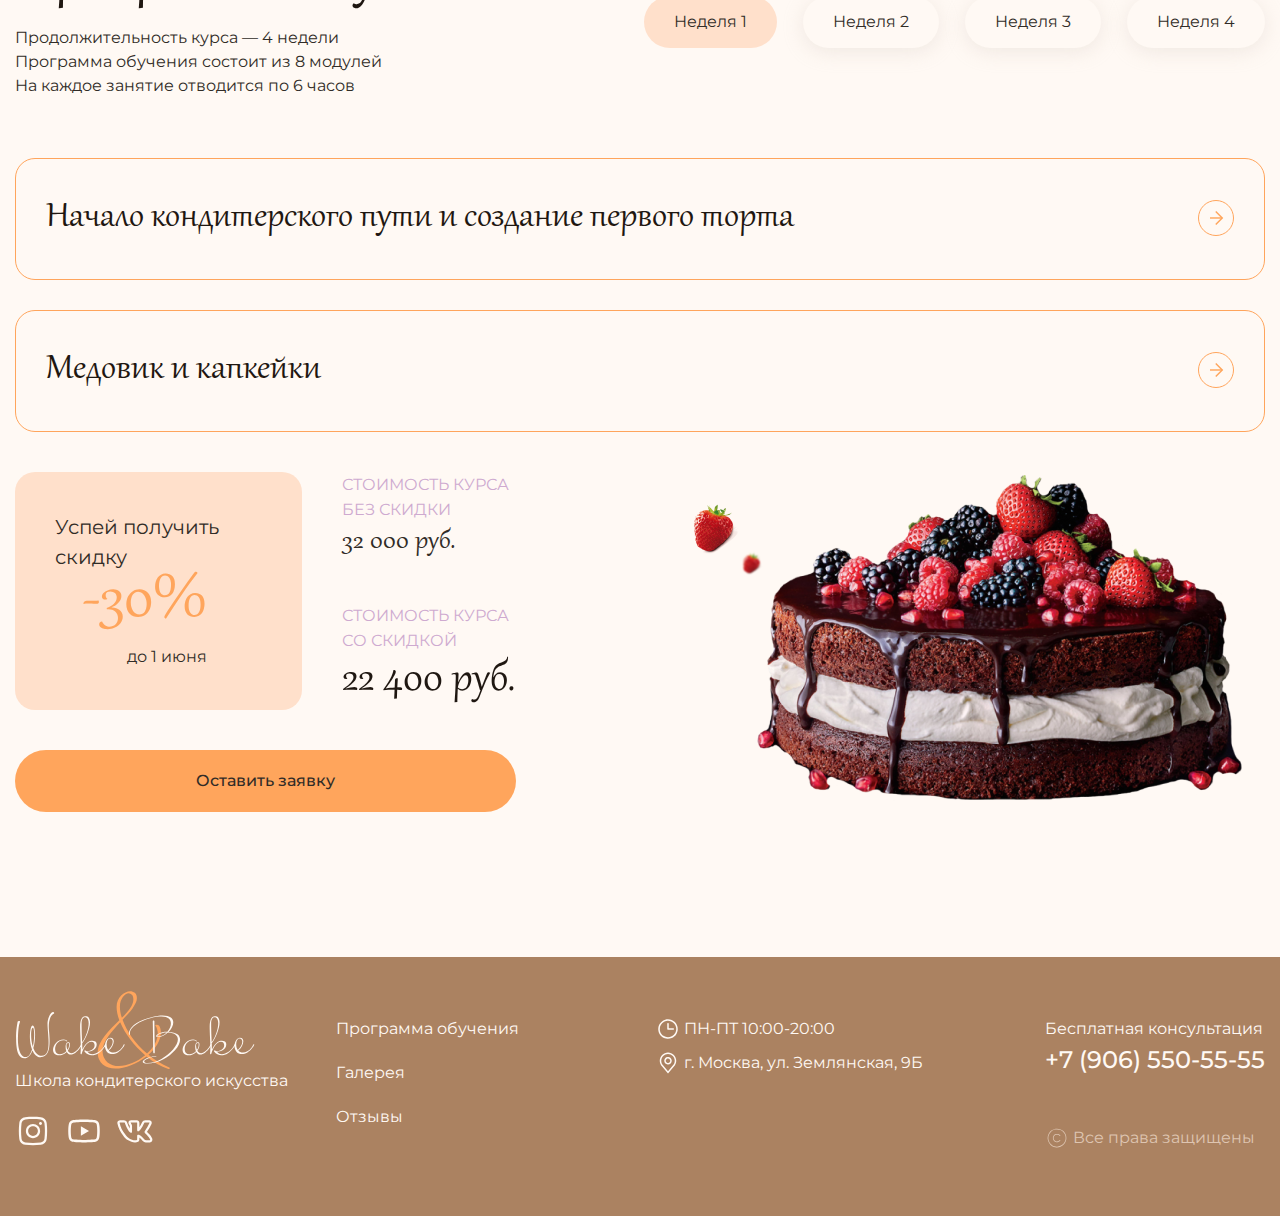
<file: дз-17/index.html>
<!DOCTYPE html>
<html lang="en">

<head>
    <meta charset="UTF-8">
    <meta http-equiv="X-UA-Compatible" content="IE=edge">
    <meta name="viewport" content="width=device-width, initial-scale=1.0">
    <title>Wake & Bake</title>
    <link href="css/fonts.css" rel="stylesheet">
    <link href="css/reset.css" rel="stylesheet">
    <link href="css/style.css" rel="stylesheet">
</head>

<body class="body">
    <div class="wrapper">
        <header class="header">
            <div class="header__top">
                <div class="container">
                    <div class="header__top-inner">
                        <a class="header__logo" href="#">
                            <img src="img/icons/logos/logo-dark.svg" alt="Логотип компании Wake & Bake">
                        </a>
                        <nav class="nav">
                            <ul class="nav__list">
                                <li class="nav__item">
                                    <a class="nav__link" href="#">
                                        Программа обучения
                                    </a>
                                </li>
                                <li class="nav__item">
                                    <a class="nav__link" href="#">
                                        Галерея
                                    </a>
                                </li>
                                <li class="nav__item">
                                    <a class="nav__link" href="#">
                                        Отзывы
                                    </a>
                                </li>
                                <li class="nav__item">
                                    <a class="nav__link" href="#">
                                        Контакты
                                    </a>
                                </li>
                            </ul>
                        </nav>
                        <a class="burger-icon" href="#">
                            <span></span>
                        </a>
                    </div>
                </div>
            </div>
            <section class="header__hero hero">
                <div class="container">
                    <div class="hero__inner">
                        <div class="hero__content">
                            <div class="hero__info">
                                <span>Старт</span>
                                <span>26.06.2023</span>
                            </div>
                            <h1 class="hero__title title">
                                Научись печь торты и десерты с нуля
                            </h1>
                            <p class="hero__text">
                                За 8 практических занятий ты получишь новые возможности для самореализации и любимое
                                дело
                            </p>
                            <div class="hero__img-conrol hero__img-conrol--mobile">
                                <a class="hero__img-button" data-fslightbox href="video/cake.mp4">
                                    <img src="img/icons/play.svg" alt="">
                                </a>
                                Посмотри, как готовятся наши торты
                            </div>
                            <a class="hero__button button" href="#">
                                Записаться на курс
                            </a>
                        </div>
                        <div class="hero__img">
                            <img src="img/content/girl.png" alt="Девушка с тортом в руках">
                            <div class="hero__img-conrol">
                                <a class="hero__img-button" data-fslightbox="video" href="video/cake.mp4">
                                    <img src="img/icons/play.svg" alt="">
                                </a>
                                Посмотри, как готовятся наши торты
                            </div>
                        </div>
                    </div>
                </div>
            </section>
        </header>
        <main class="main">

            <section class="main__about about">
                <div class="container">
                    <div class="about__inner">
                        <div class="about__img">
                            <img src="img/content/girl-2.jpg" alt="Девушка с тортом в руках">
                            <div class="about__img-conrol">
                                <a class="about__img-button" href="#">
                                    <img src="img/icons/gift.svg" alt="">
                                </a>
                                Нажми на подарок, чтобы получить наш фирменный рецепт
                            </div>
                        </div>
                        <div class="about__body">
                            <div class="about__heading">
                                <h2 class="about__title title">
                                    Наша школа —
                                </h2>
                                <p class="about__title-text">
                                    это уютный дом для начинающих кондитеров
                                </p>
                            </div>
                            <p class="about__text">
                                С нами ты погрузишься в удивительный мир кондитерского искусства, получишь новые знания
                                и профессиональные навыки! Обретёшь веру в свои силы, научишься приготовлению
                                разнообразных современных и классических десертов
                            </p>
                        </div>
                        <ul class="about__grid">
                            <li class="about__grid-item">
                                <div class="about__grid-img">
                                    <img src="img/icons/hat-2.svg" alt="">
                                </div>
                                <p class="about__grid-text">
                                    Живое общение с наставниками и одногруппниками
                                </p>
                            </li>
                            <li class="about__grid-item">
                                <div class="about__grid-img">
                                    <img src="img/icons/hat-2.svg" alt="">
                                </div>
                                <p class="about__grid-text">
                                    Предоставление всех необходимых материалов
                                </p>
                            </li>
                            <li class="about__grid-item">
                                <div class="about__grid-img">
                                    <img src="img/icons/hat-2.svg" alt="">
                                </div>
                                <p class="about__grid-text">
                                    Небольшие группы до 6 человек
                                </p>
                            </li>
                            <li class="about__grid-item">
                                <div class="about__grid-img">
                                    <img src="img/icons/hat-2.svg" alt="">
                                </div>
                                <p class="about__grid-text">
                                    Большие аудитории для обучения
                                </p>
                            </li>
                        </ul>
                    </div>
                </div>
            </section>

            <section class="main__program program">
                <div class="container">
                    <div class="program__top">
                        <div class="program__heading">
                            <h2 class="program__title title">
                                Программа обучения
                            </h2>
                            <p class="program__text">
                                Продолжительность курса — 4 недели
                                <br>
                                Программа обучения состоит из 8 модулей
                                <br>
                                На каждое занятие отводится по 6 часов
                            </p>
                        </div>
                        <ul class="tab-conrols">
                            <li class="tab-conrols__item">
                                <a class="tab-conrols__link tab-conrols__link--active" href="#tab1">
                                    Неделя 1
                                </a>
                            </li>
                            <li class="tab-conrols__item">
                                <a class="tab-conrols__link" href="#tab2">
                                    Неделя 2
                                </a>
                            </li>
                            <li class="tab-conrols__item">
                                <a class="tab-conrols__link" href="#tab3">
                                    Неделя 3
                                </a>
                            </li>
                            <li class="tab-conrols__item">
                                <a class="tab-conrols__link" href="#tab4">
                                    Неделя 4
                                </a>
                            </li>
                        </ul>
                    </div>
                    <div class="program__tab-content tab-content tab-content--show" id="tab1">
                        <ul class="accordion-list">
                            <li class="accordion-list__item">
                                <button class="accordion-list__control" type="button">
                                    <h3 class="accordion-list__control-title">
                                        Начало кондитерского пути и создание первого торта
                                    </h3>
                                    <div class="accordion-list__control-icon">
                                        <svg width="14" height="14" viewBox="0 0 14 14" fill="none"
                                            xmlns="http://www.w3.org/2000/svg">
                                            <path
                                                d="M5.25653 12.96L11.2325 6.984L5.25654 1.008L6.26454 -3.0528e-07L13.2485 6.984L6.26454 13.968L5.25653 12.96Z"
                                                fill="#FFA55C" />
                                            <path
                                                d="M12.2402 6.26465L12.2402 7.70465L0.000234839 7.70465L0.000234902 6.26465L12.2402 6.26465Z"
                                                fill="#FFA55C" />
                                        </svg>
                                    </div>
                                </button>
                                <div class="accordion-list__content">
                                    <div class="accordion-content">
                                        <div class="accordion-content__col">
                                            <h6 class="accordion-content__title">
                                                Теория:
                                            </h6>
                                            <ul class="accordion-content__list">
                                                <li class="accordion-content__item">
                                                    <div class="accordion-content__icon">
                                                        <img src="img/icons/hat-1.svg" alt="">
                                                    </div>
                                                    Организация рабочего места
                                                </li>
                                                <li class="accordion-content__item">
                                                    <div class="accordion-content__icon">
                                                        <img src="img/icons/hat-1.svg" alt="">
                                                    </div>
                                                    Подготовка необходимого инвентаря
                                                </li>
                                                <li class="accordion-content__item">
                                                    <div class="accordion-content__icon">
                                                        <img src="img/icons/hat-1.svg" alt="">
                                                    </div>
                                                    Выбор необходимых продуктов
                                                </li>
                                                <li class="accordion-content__item">
                                                    <div class="accordion-content__icon">
                                                        <img src="img/icons/hat-1.svg" alt="">
                                                    </div>
                                                    Советы по закупке необходимых продуктов и инвентаря
                                                </li>
                                                <li class="accordion-content__item">
                                                    <div class="accordion-content__icon">
                                                        <img src="img/icons/hat-1.svg" alt="">
                                                    </div>
                                                    Обзор хранения и заготовки сырья
                                                </li>
                                            </ul>
                                        </div>
                                        <div class="accordion-content__col">
                                            <h6 class="accordion-content__title">
                                                Практика:
                                            </h6>
                                            <p class="accordion-content__text">
                                                Испечёшь морковный торт с солёной карамелью
                                            </p>
                                        </div>
                                    </div>
                                </div>
                            </li>
                            <li class="accordion-list__item">
                                <button class="accordion-list__control" type="button">
                                    <h3 class="accordion-list__control-title">
                                        Медовик и капкейки
                                    </h3>
                                    <div class="accordion-list__control-icon">
                                        <svg width="14" height="14" viewBox="0 0 14 14" fill="none"
                                            xmlns="http://www.w3.org/2000/svg">
                                            <path
                                                d="M5.25653 12.96L11.2325 6.984L5.25654 1.008L6.26454 -3.0528e-07L13.2485 6.984L6.26454 13.968L5.25653 12.96Z"
                                                fill="#FFA55C" />
                                            <path
                                                d="M12.2402 6.26465L12.2402 7.70465L0.000234839 7.70465L0.000234902 6.26465L12.2402 6.26465Z"
                                                fill="#FFA55C" />
                                        </svg>
                                    </div>
                                </button>
                                <div class="accordion-list__content">
                                    <div class="accordion-content">
                                        <div class="accordion-content__col">
                                            <h6 class="accordion-content__title">
                                                Теория:
                                            </h6>
                                            <ul class="accordion-content__list">
                                                <li class="accordion-content__item">
                                                    <div class="accordion-content__icon">
                                                        <img src="img/icons/hat-1.svg" alt="">
                                                    </div>
                                                    Приготовление и украшение капкейков
                                                </li>
                                                <li class="accordion-content__item">
                                                    <div class="accordion-content__icon">
                                                        <img src="img/icons/hat-1.svg" alt="">
                                                    </div>
                                                    Изготовление крема и конфи
                                                </li>
                                                <li class="accordion-content__item">
                                                    <div class="accordion-content__icon">
                                                        <img src="img/icons/hat-1.svg" alt="">
                                                    </div>
                                                    Приготовление медовых коржей для торта
                                                </li>
                                                <li class="accordion-content__item">
                                                    <div class="accordion-content__icon">
                                                        <img src="img/icons/hat-1.svg" alt="">
                                                    </div>
                                                    Пропитка коржей и сборка торта
                                                </li>
                                            </ul>
                                        </div>
                                        <div class="accordion-content__col">
                                            <h6 class="accordion-content__title">
                                                Практика:
                                            </h6>
                                            <p class="accordion-content__text">
                                                Испечёшь капкейки, приготовишь крем и конфи, а также сделаешь своё
                                                первое пирожное — медовик
                                            </p>
                                        </div>
                                    </div>
                                </div>
                            </li>
                        </ul>
                    </div>
                    <div class="program__tab-content tab-content" id="tab2">
                        <ul class="accordion-list">
                            <li class="accordion-list__item">
                                <button class="accordion-list__control" type="button">
                                    <h3 class="accordion-list__control-title">
                                        Песочное тесто и чизкейк
                                    </h3>
                                    <div class="accordion-list__control-icon">
                                        <svg width="14" height="14" viewBox="0 0 14 14" fill="none"
                                            xmlns="http://www.w3.org/2000/svg">
                                            <path
                                                d="M5.25653 12.96L11.2325 6.984L5.25654 1.008L6.26454 -3.0528e-07L13.2485 6.984L6.26454 13.968L5.25653 12.96Z"
                                                fill="#FFA55C" />
                                            <path
                                                d="M12.2402 6.26465L12.2402 7.70465L0.000234839 7.70465L0.000234902 6.26465L12.2402 6.26465Z"
                                                fill="#FFA55C" />
                                        </svg>
                                    </div>
                                </button>
                                <div class="accordion-list__content">
                                    <div class="accordion-content">
                                        <div class="accordion-content__col">
                                            <h6 class="accordion-content__title">
                                                Теория:
                                            </h6>
                                            <ul class="accordion-content__list">
                                                <li class="accordion-content__item">
                                                    <div class="accordion-content__icon">
                                                        <img src="img/icons/hat-1.svg" alt="">
                                                    </div>
                                                    Приготовление песочного теста
                                                </li>
                                                <li class="accordion-content__item">
                                                    <div class="accordion-content__icon">
                                                        <img src="img/icons/hat-1.svg" alt="">
                                                    </div>
                                                    Тонкости в приготовлении меренги
                                                </li>
                                                <li class="accordion-content__item">
                                                    <div class="accordion-content__icon">
                                                        <img src="img/icons/hat-1.svg" alt="">
                                                    </div>
                                                    Изготовление заварного крема
                                                </li>
                                                <li class="accordion-content__item">
                                                    <div class="accordion-content__icon">
                                                        <img src="img/icons/hat-1.svg" alt="">
                                                    </div>
                                                    Выпечка тарталеток
                                                </li>
                                                <li class="accordion-content__item">
                                                    <div class="accordion-content__icon">
                                                        <img src="img/icons/hat-1.svg" alt="">
                                                    </div>
                                                    Приготовление нежного чизкейка
                                                </li>
                                            </ul>
                                        </div>
                                        <div class="accordion-content__col">
                                            <h6 class="accordion-content__title">
                                                Практика:
                                            </h6>
                                            <p class="accordion-content__text">
                                                Приготовишь меренги, сделаешь заварной крем для тарталеток и испечёшь
                                                свой первый чизкейк
                                            </p>
                                        </div>
                                    </div>
                                </div>
                            </li>
                            <li class="accordion-list__item">
                                <button class="accordion-list__control" type="button">
                                    <h3 class="accordion-list__control-title">
                                        Бисквиты
                                    </h3>
                                    <div class="accordion-list__control-icon">
                                        <svg width="14" height="14" viewBox="0 0 14 14" fill="none"
                                            xmlns="http://www.w3.org/2000/svg">
                                            <path
                                                d="M5.25653 12.96L11.2325 6.984L5.25654 1.008L6.26454 -3.0528e-07L13.2485 6.984L6.26454 13.968L5.25653 12.96Z"
                                                fill="#FFA55C" />
                                            <path
                                                d="M12.2402 6.26465L12.2402 7.70465L0.000234839 7.70465L0.000234902 6.26465L12.2402 6.26465Z"
                                                fill="#FFA55C" />
                                        </svg>
                                    </div>
                                </button>
                                <div class="accordion-list__content">
                                    <div class="accordion-content">
                                        <div class="accordion-content__col">
                                            <h6 class="accordion-content__title">
                                                Теория:
                                            </h6>
                                            <ul class="accordion-content__list">
                                                <li class="accordion-content__item">
                                                    <div class="accordion-content__icon">
                                                        <img src="img/icons/hat-1.svg" alt="">
                                                    </div>
                                                    Тонкости выпечки бисквитов
                                                </li>
                                                <li class="accordion-content__item">
                                                    <div class="accordion-content__icon">
                                                        <img src="img/icons/hat-1.svg" alt="">
                                                    </div>
                                                    Приготовление ванильного бисквита
                                                </li>
                                                <li class="accordion-content__item">
                                                    <div class="accordion-content__icon">
                                                        <img src="img/icons/hat-1.svg" alt="">
                                                    </div>
                                                    Приготовление фисташкового бисквита
                                                </li>
                                                <li class="accordion-content__item">
                                                    <div class="accordion-content__icon">
                                                        <img src="img/icons/hat-1.svg" alt="">
                                                    </div>
                                                    Приготовление шоколадного бисквита
                                                </li>
                                            </ul>
                                        </div>
                                        <div class="accordion-content__col">
                                            <h6 class="accordion-content__title">
                                                Практика:
                                            </h6>
                                            <p class="accordion-content__text">
                                                Отработаешь выпечку трёх бисквитов для будущих тортов
                                            </p>
                                        </div>
                                    </div>
                                </div>
                            </li>
                        </ul>
                    </div>
                    <div class="program__tab-content tab-content" id="tab3">
                        <ul class="accordion-list">
                            <li class="accordion-list__item">
                                <button class="accordion-list__control" type="button">
                                    <h3 class="accordion-list__control-title">
                                        Дрожжевое тесто
                                    </h3>
                                    <div class="accordion-list__control-icon">
                                        <svg width="14" height="14" viewBox="0 0 14 14" fill="none"
                                            xmlns="http://www.w3.org/2000/svg">
                                            <path
                                                d="M5.25653 12.96L11.2325 6.984L5.25654 1.008L6.26454 -3.0528e-07L13.2485 6.984L6.26454 13.968L5.25653 12.96Z"
                                                fill="#FFA55C" />
                                            <path
                                                d="M12.2402 6.26465L12.2402 7.70465L0.000234839 7.70465L0.000234902 6.26465L12.2402 6.26465Z"
                                                fill="#FFA55C" />
                                        </svg>
                                    </div>
                                </button>
                                <div class="accordion-list__content">
                                    <div class="accordion-content">
                                        <div class="accordion-content__col">
                                            <h6 class="accordion-content__title">
                                                Теория:
                                            </h6>
                                            <ul class="accordion-content__list">
                                                <li class="accordion-content__item">
                                                    <div class="accordion-content__icon">
                                                        <img src="img/icons/hat-1.svg" alt="">
                                                    </div>
                                                    Технология приготовления дрожжевого теста: тонкости и советы
                                                </li>
                                                <li class="accordion-content__item">
                                                    <div class="accordion-content__icon">
                                                        <img src="img/icons/hat-1.svg" alt="">
                                                    </div>
                                                    Приготовление песочного теста
                                                </li>
                                                <li class="accordion-content__item">
                                                    <div class="accordion-content__icon">
                                                        <img src="img/icons/hat-1.svg" alt="">
                                                    </div>
                                                    Рецептурные нюансы
                                                </li>
                                            </ul>
                                        </div>
                                        <div class="accordion-content__col">
                                            <h6 class="accordion-content__title">
                                                Практика:
                                            </h6>
                                            <p class="accordion-content__text">
                                                Приготовишь заготовку для торта
                                            </p>
                                        </div>
                                    </div>
                                </div>
                            </li>
                            <li class="accordion-list__item">
                                <button class="accordion-list__control" type="button">
                                    <h3 class="accordion-list__control-title">
                                        Работа с кремами
                                    </h3>
                                    <div class="accordion-list__control-icon">
                                        <svg width="14" height="14" viewBox="0 0 14 14" fill="none"
                                            xmlns="http://www.w3.org/2000/svg">
                                            <path
                                                d="M5.25653 12.96L11.2325 6.984L5.25654 1.008L6.26454 -3.0528e-07L13.2485 6.984L6.26454 13.968L5.25653 12.96Z"
                                                fill="#FFA55C" />
                                            <path
                                                d="M12.2402 6.26465L12.2402 7.70465L0.000234839 7.70465L0.000234902 6.26465L12.2402 6.26465Z"
                                                fill="#FFA55C" />
                                        </svg>
                                    </div>
                                </button>
                                <div class="accordion-list__content">
                                    <div class="accordion-content">
                                        <div class="accordion-content__col">
                                            <h6 class="accordion-content__title">
                                                Теория:
                                            </h6>
                                            <ul class="accordion-content__list">
                                                <li class="accordion-content__item">
                                                    <div class="accordion-content__icon">
                                                        <img src="img/icons/hat-1.svg" alt="">
                                                    </div>
                                                    Приготовление кремов: ганаши, кремю
                                                </li>
                                                <li class="accordion-content__item">
                                                    <div class="accordion-content__icon">
                                                        <img src="img/icons/hat-1.svg" alt="">
                                                    </div>
                                                    Создание заварного теста
                                                </li>
                                                <li class="accordion-content__item">
                                                    <div class="accordion-content__icon">
                                                        <img src="img/icons/hat-1.svg" alt="">
                                                    </div>
                                                    Приготовление профитролей и нескольких видов кремов
                                                </li>
                                            </ul>
                                        </div>
                                        <div class="accordion-content__col">
                                            <h6 class="accordion-content__title">
                                                Практика:
                                            </h6>
                                            <p class="accordion-content__text">
                                                Приготовишь профитроли и несколько видов кремов
                                            </p>
                                        </div>
                                    </div>
                                </div>
                            </li>
                        </ul>
                    </div>
                    <div class="program__tab-content tab-content" id="tab4">
                        <ul class="accordion-list">
                            <li class="accordion-list__item">
                                <button class="accordion-list__control" type="button">
                                    <h3 class="accordion-list__control-title">
                                        Mille-feuille, или Наполеон
                                    </h3>
                                    <div class="accordion-list__control-icon">
                                        <svg width="14" height="14" viewBox="0 0 14 14" fill="none"
                                            xmlns="http://www.w3.org/2000/svg">
                                            <path
                                                d="M5.25653 12.96L11.2325 6.984L5.25654 1.008L6.26454 -3.0528e-07L13.2485 6.984L6.26454 13.968L5.25653 12.96Z"
                                                fill="#FFA55C" />
                                            <path
                                                d="M12.2402 6.26465L12.2402 7.70465L0.000234839 7.70465L0.000234902 6.26465L12.2402 6.26465Z"
                                                fill="#FFA55C" />
                                        </svg>
                                    </div>
                                </button>
                                <div class="accordion-list__content">
                                    <div class="accordion-content">
                                        <div class="accordion-content__col">
                                            <h6 class="accordion-content__title">
                                                Теория:
                                            </h6>
                                            <ul class="accordion-content__list">
                                                <li class="accordion-content__item">
                                                    <div class="accordion-content__icon">
                                                        <img src="img/icons/hat-1.svg" alt="">
                                                    </div>
                                                    Приготовление слоёного теста
                                                </li>
                                                <li class="accordion-content__item">
                                                    <div class="accordion-content__icon">
                                                        <img src="img/icons/hat-1.svg" alt="">
                                                    </div>
                                                    Рецептура и создание крема дипломат
                                                </li>
                                                <li class="accordion-content__item">
                                                    <div class="accordion-content__icon">
                                                        <img src="img/icons/hat-1.svg" alt="">
                                                    </div>
                                                    Приготовление французского морковного десерта
                                                </li>
                                            </ul>
                                        </div>
                                        <div class="accordion-content__col">
                                            <h6 class="accordion-content__title">
                                                Практика:
                                            </h6>
                                            <p class="accordion-content__text">
                                                Испечёте торт «Наполеон» и приготовите необычный морковный десерт
                                            </p>
                                        </div>
                                    </div>
                                </div>
                            </li>
                            <li class="accordion-list__item">
                                <button class="accordion-list__control" type="button">
                                    <h3 class="accordion-list__control-title">
                                        Завершение курса
                                    </h3>
                                    <div class="accordion-list__control-icon">
                                        <svg width="14" height="14" viewBox="0 0 14 14" fill="none"
                                            xmlns="http://www.w3.org/2000/svg">
                                            <path
                                                d="M5.25653 12.96L11.2325 6.984L5.25654 1.008L6.26454 -3.0528e-07L13.2485 6.984L6.26454 13.968L5.25653 12.96Z"
                                                fill="#FFA55C" />
                                            <path
                                                d="M12.2402 6.26465L12.2402 7.70465L0.000234839 7.70465L0.000234902 6.26465L12.2402 6.26465Z"
                                                fill="#FFA55C" />
                                        </svg>
                                    </div>
                                </button>
                                <div class="accordion-list__content">
                                    <div class="accordion-content">
                                        <div class="accordion-content__col">
                                            <h6 class="accordion-content__title">
                                                Теория:
                                            </h6>
                                            <ul class="accordion-content__list">
                                                <li class="accordion-content__item">
                                                    <div class="accordion-content__icon">
                                                        <img src="img/icons/hat-1.svg" alt="">
                                                    </div>
                                                    Работа кондитера на заказ
                                                </li>
                                                <li class="accordion-content__item">
                                                    <div class="accordion-content__icon">
                                                        <img src="img/icons/hat-1.svg" alt="">
                                                    </div>
                                                    Применение знаний о технологии выпечки к другим рецептам
                                                </li>
                                                <li class="accordion-content__item">
                                                    <div class="accordion-content__icon">
                                                        <img src="img/icons/hat-1.svg" alt="">
                                                    </div>
                                                    Разработка собственных рецептов
                                                </li>
                                            </ul>
                                        </div>
                                        <div class="accordion-content__col">
                                            <h6 class="accordion-content__title">
                                                Практика:
                                            </h6>
                                            <p class="accordion-content__text">
                                                Самостоятельно, без наставника испечёте торт на ваш выбор
                                            </p>
                                        </div>
                                    </div>
                                </div>
                            </li>
                        </ul>
                    </div>
                    <div class="program__bottom">
                        <div class="program__action">
                            <div class="program__discount">
                                Успей получить скидку
                                <div class="program__discount-value">
                                    -30%
                                </div>
                                <span>до 1 июня</span>
                            </div>
                            <div class="program__price">
                                <div class="program__price-text">
                                    Стоимость курса без скидки
                                </div>
                                <div class="program__price-value">
                                    32 000 руб.
                                </div>
                            </div>
                            <div class="program__price">
                                <div class="program__price-text">
                                    Стоимость курса со скидкой
                                </div>
                                <div class="program__price-value program__price-value--big">
                                    22 400 руб.
                                </div>
                            </div>
                            <a class="program__button button" href="#">
                                Оставить заявку
                            </a>
                        </div>
                        <div class="program__img">
                            <img src="img/decor/cake.png" alt="">
                        </div>
                    </div>
                </div>
            </section>

        </main>
        <footer class="footer">
            <div class="container">
                <div class="footer__inner">
                    <div class="footer__col">
                        <a class="footer__logo" href="#">
                            <img src="img/icons/logos/logo-light.svg" alt="Логотип компании Wake & Bake">
                        </a>
                        <p class="footer__logo-text">
                            Школа кондитерского искусства
                        </p>
                        <address class="socials">
                            <ul class="socials__list">
                                <li class="socials__item">
                                    <a class="socials__link" href="#">
                                        <svg width="36" height="36" viewBox="0 0 36 36" fill="none"
                                            xmlns="http://www.w3.org/2000/svg">
                                            <path
                                                d="M24 10.5C24 10.1022 24.158 9.72064 24.4393 9.43934C24.7206 9.15804 25.1022 9 25.5 9C25.8978 9 26.2794 9.15804 26.5607 9.43934C26.842 9.72064 27 10.1022 27 10.5C27 10.8978 26.842 11.2794 26.5607 11.5607C26.2794 11.842 25.8978 12 25.5 12C25.1022 12 24.7206 11.842 24.4393 11.5607C24.158 11.2794 24 10.8978 24 10.5Z"
                                                fill="#FFF9F4" />
                                            <path fill-rule="evenodd" clip-rule="evenodd"
                                                d="M18 10.875C16.1103 10.875 14.2981 11.6257 12.9619 12.9619C11.6257 14.2981 10.875 16.1103 10.875 18C10.875 19.8897 11.6257 21.7019 12.9619 23.0381C14.2981 24.3743 16.1103 25.125 18 25.125C19.8897 25.125 21.7019 24.3743 23.0381 23.0381C24.3743 21.7019 25.125 19.8897 25.125 18C25.125 16.1103 24.3743 14.2981 23.0381 12.9619C21.7019 11.6257 19.8897 10.875 18 10.875ZM13.125 18C13.125 16.7071 13.6386 15.4671 14.5529 14.5529C15.4671 13.6386 16.7071 13.125 18 13.125C19.2929 13.125 20.5329 13.6386 21.4471 14.5529C22.3614 15.4671 22.875 16.7071 22.875 18C22.875 19.2929 22.3614 20.5329 21.4471 21.4471C20.5329 22.3614 19.2929 22.875 18 22.875C16.7071 22.875 15.4671 22.3614 14.5529 21.4471C13.6386 20.5329 13.125 19.2929 13.125 18Z"
                                                fill="#FFF9F4" />
                                            <path fill-rule="evenodd" clip-rule="evenodd"
                                                d="M25.8871 4.24833C20.6451 3.66722 15.355 3.66722 10.1131 4.24833C7.09508 4.58583 4.65758 6.96333 4.30358 9.99633C3.68168 15.3132 3.68168 20.6845 4.30358 26.0013C4.65758 29.0343 7.09358 31.4118 10.1131 31.7493C15.3551 32.3298 20.6451 32.3298 25.8871 31.7493C28.9051 31.4118 31.3426 29.0343 31.6966 26.0013C32.3186 20.6845 32.3186 15.3132 31.6966 9.99633C31.3426 6.96333 28.9066 4.58583 25.8871 4.24833ZM10.3621 6.48333C15.4385 5.92064 20.5616 5.92064 25.6381 6.48333C27.6331 6.70833 29.2306 8.28183 29.4631 10.2588C30.0645 15.4013 30.0645 20.5964 29.4631 25.7388C29.3428 26.7064 28.8999 27.6052 28.2058 28.29C27.5118 28.9747 26.6072 29.4056 25.6381 29.5128C20.5616 30.0756 15.4385 30.0756 10.3621 29.5128C9.39299 29.4056 8.48836 28.9747 7.79432 28.29C7.10027 27.6052 6.65734 26.7064 6.53708 25.7388C5.93566 20.5964 5.93566 15.4013 6.53708 10.2588C6.65734 9.29127 7.10027 8.3925 7.79432 7.70771C8.48836 7.02292 9.39299 6.59059 10.3621 6.48333Z"
                                                fill="#FFF9F4" />
                                        </svg>
                                    </a>
                                </li>
                                <li class="socials__item">
                                    <a class="socials__link" href="#">
                                        <svg width="36" height="36" viewBox="0 0 36 36" fill="none"
                                            xmlns="http://www.w3.org/2000/svg">
                                            <path
                                                d="M33.75 17.902C33.75 17.8246 33.75 17.7367 33.7465 17.6348C33.743 17.35 33.7359 17.0301 33.7289 16.6891C33.7008 15.7082 33.6516 14.7309 33.5742 13.8098C33.4688 12.5406 33.3141 11.4824 33.1031 10.6879C32.8805 9.85873 32.4442 9.10251 31.8377 8.49483C31.2313 7.88715 30.476 7.44928 29.6473 7.225C28.6523 6.95781 26.7047 6.79258 23.9625 6.69062C22.6582 6.64141 21.2625 6.60977 19.8668 6.59219C19.3781 6.58516 18.9246 6.58164 18.5168 6.57812H17.4832C17.0754 6.58164 16.6219 6.58516 16.1332 6.59219C14.7375 6.60977 13.3418 6.64141 12.0375 6.69062C9.29531 6.79609 7.34414 6.96133 6.35273 7.225C5.52375 7.44873 4.76813 7.88641 4.1616 8.49418C3.55507 9.10195 3.11892 9.85846 2.89688 10.6879C2.68242 11.4824 2.53125 12.5406 2.42578 13.8098C2.34844 14.7309 2.29922 15.7082 2.27109 16.6891C2.26055 17.0301 2.25703 17.35 2.25352 17.6348C2.25352 17.7367 2.25 17.8246 2.25 17.902V18.0988C2.25 18.1762 2.25 18.2641 2.25352 18.366C2.25703 18.6508 2.26406 18.9707 2.27109 19.3117C2.29922 20.2926 2.34844 21.2699 2.42578 22.191C2.53125 23.4602 2.68594 24.5184 2.89688 25.3129C3.34688 26.9969 4.66875 28.3258 6.35273 28.7758C7.34414 29.043 9.29531 29.2082 12.0375 29.3102C13.3418 29.3594 14.7375 29.391 16.1332 29.4086C16.6219 29.4156 17.0754 29.4191 17.4832 29.4227H18.5168C18.9246 29.4191 19.3781 29.4156 19.8668 29.4086C21.2625 29.391 22.6582 29.3594 23.9625 29.3102C26.7047 29.2047 28.6559 29.0395 29.6473 28.7758C31.3312 28.3258 32.6531 27.0004 33.1031 25.3129C33.3176 24.5184 33.4688 23.4602 33.5742 22.191C33.6516 21.2699 33.7008 20.2926 33.7289 19.3117C33.7395 18.9707 33.743 18.6508 33.7465 18.366C33.7465 18.2641 33.75 18.1762 33.75 18.0988V17.902ZM31.2188 18.0848C31.2188 18.1586 31.2188 18.2395 31.2152 18.3344C31.2117 18.6086 31.2047 18.9109 31.1977 19.2379C31.173 20.173 31.1238 21.1082 31.05 21.9766C30.9551 23.1086 30.8215 24.0367 30.6562 24.659C30.4383 25.4711 29.7984 26.1145 28.9898 26.3289C28.2516 26.5258 26.3918 26.684 23.8641 26.7789C22.5844 26.8281 21.2062 26.8598 19.8316 26.8773C19.35 26.8844 18.9035 26.8879 18.5027 26.8879H17.4973L16.1684 26.8773C14.7937 26.8598 13.4191 26.8281 12.1359 26.7789C9.6082 26.6805 7.74492 26.5258 7.01016 26.3289C6.20156 26.1109 5.56172 25.4711 5.34375 24.659C5.17852 24.0367 5.04492 23.1086 4.95 21.9766C4.87617 21.1082 4.83047 20.173 4.80234 19.2379C4.7918 18.9109 4.78828 18.6051 4.78477 18.3344C4.78477 18.2395 4.78125 18.1551 4.78125 18.0848V17.916C4.78125 17.8422 4.78125 17.7613 4.78477 17.6664C4.78828 17.3922 4.79531 17.0898 4.80234 16.7629C4.82695 15.8277 4.87617 14.8926 4.95 14.0242C5.04492 12.8922 5.17852 11.9641 5.34375 11.3418C5.56172 10.5297 6.20156 9.88633 7.01016 9.67188C7.74844 9.475 9.6082 9.3168 12.1359 9.22187C13.4156 9.17266 14.7937 9.14102 16.1684 9.12344C16.65 9.11641 17.0965 9.11289 17.4973 9.11289H18.5027L19.8316 9.12344C21.2062 9.14102 22.5809 9.17266 23.8641 9.22187C26.3918 9.32031 28.2551 9.475 28.9898 9.67188C29.7984 9.88984 30.4383 10.5297 30.6562 11.3418C30.8215 11.9641 30.9551 12.8922 31.05 14.0242C31.1238 14.8926 31.1695 15.8277 31.1977 16.7629C31.2082 17.0898 31.2117 17.3957 31.2152 17.6664C31.2152 17.7613 31.2188 17.8457 31.2188 17.916V18.0848ZM14.8711 22.7113L23.0273 17.9652L14.8711 13.2895V22.7113Z"
                                                fill="#FFF9F4" />
                                        </svg>
                                    </a>
                                </li>
                                <li class="socials__item">
                                    <a class="socials__link" href="#">
                                        <svg width="36" height="36" viewBox="0 0 36 36" fill="none"
                                            xmlns="http://www.w3.org/2000/svg">
                                            <path fill-rule="evenodd" clip-rule="evenodd"
                                                d="M35.1075 25.2974C34.2915 23.6541 33.2163 22.1529 31.923 20.8514C31.4905 20.3626 31.0376 19.8922 30.5655 19.4414L30.5085 19.3859C30.3332 19.2157 30.1602 19.0432 29.9895 18.8684C31.7574 16.4101 33.2702 13.778 34.5045 11.0129L34.554 10.9019L34.5885 10.7849C34.752 10.2404 34.938 9.20545 34.278 8.26945C33.594 7.30345 32.5005 7.12945 31.767 7.12945H28.3965C27.6908 7.09729 26.9929 7.2892 26.4029 7.67771C25.8128 8.06623 25.3608 8.63143 25.1115 9.29245C24.3861 11.0199 23.478 12.6648 22.4025 14.1989V10.2494C22.4025 9.73945 22.3545 8.88445 21.807 8.16445C21.153 7.30045 20.2065 7.12945 19.5495 7.12945H14.2005C13.5025 7.11339 12.8251 7.36639 12.3085 7.83606C11.7919 8.30573 11.4758 8.95609 11.4255 9.65245L11.421 9.71995V9.78745C11.421 10.5149 11.709 11.0519 11.94 11.3894C12.0435 11.5409 12.153 11.6789 12.2235 11.7659L12.2385 11.7854C12.3135 11.8784 12.363 11.9399 12.4125 12.0089C12.5445 12.1859 12.732 12.4619 12.786 13.1729V15.3824C11.7123 13.5844 10.8319 11.6778 10.1595 9.69445L10.1475 9.66145L10.1355 9.62995C9.9525 9.15145 9.66 8.45545 9.0735 7.92445C8.3895 7.30195 7.5795 7.12945 6.843 7.12945H3.423C2.6775 7.12945 1.779 7.30345 1.1085 8.00995C0.45 8.70595 0.375 9.53995 0.375 9.98095V10.1819L0.417 10.3769C1.36395 14.7731 3.31535 18.8905 6.1185 22.4069C7.40006 24.4279 9.13993 26.1184 11.197 27.3412C13.254 28.564 15.5703 29.2847 17.958 29.4449L18.0195 29.4494H18.0825C19.1715 29.4494 20.307 29.3549 21.1605 28.7864C22.311 28.0184 22.4025 26.841 22.4025 26.2529V24.5459C22.698 24.7859 23.064 25.1069 23.5125 25.5389C24.0555 26.0819 24.4875 26.5529 24.858 26.9639L25.056 27.1829C25.344 27.5039 25.6275 27.8204 25.8855 28.0799C26.2095 28.4054 26.61 28.7639 27.111 29.0294C27.6555 29.3159 28.227 29.4464 28.833 29.4464H32.2545C32.976 29.4464 34.0095 29.2754 34.737 28.4324C35.529 27.5144 35.469 26.3879 35.22 25.5794L35.175 25.4339L35.1075 25.2974ZM26.5275 25.4564C26.0626 24.9368 25.5839 24.4296 25.092 23.9354L25.0875 23.9309C23.052 21.9689 22.1025 21.6284 21.4305 21.6284C21.072 21.6284 20.6775 21.6674 20.421 21.9884C20.3055 22.1416 20.2298 22.3209 20.2005 22.5104C20.1643 22.7305 20.1483 22.9535 20.1525 23.1764V26.2529C20.1525 26.6354 20.0895 26.7959 19.9125 26.9129C19.677 27.0704 19.1745 27.1979 18.096 27.1979C16.0473 27.0585 14.061 26.4349 12.3003 25.3783C10.5396 24.3216 9.05478 22.8622 7.968 21.1199L7.956 21.1004L7.941 21.0824C5.32967 17.8322 3.50977 14.0193 2.625 9.94495C2.631 9.74995 2.673 9.63145 2.742 9.55945C2.8125 9.48445 2.985 9.37945 3.423 9.37945H6.843C7.2225 9.37945 7.4205 9.46345 7.563 9.59095C7.722 9.73795 7.863 9.98545 8.031 10.4264C8.871 12.8954 10.005 15.2054 11.0805 16.9019C11.6175 17.7509 12.1455 18.4574 12.6225 18.9569C12.861 19.2059 13.0935 19.4129 13.317 19.5599C13.5315 19.7009 13.776 19.8134 14.028 19.8134C14.16 19.8134 14.3145 19.7984 14.463 19.7339C14.6234 19.6631 14.7554 19.5406 14.838 19.3859C14.9925 19.1039 15.036 18.6884 15.036 18.1439V13.0844C14.9565 11.8574 14.586 11.1659 14.226 10.6754C14.1531 10.5773 14.0781 10.4808 14.001 10.3859L13.9815 10.3619C13.9175 10.2843 13.8565 10.2042 13.7985 10.1219C13.7247 10.0302 13.6802 9.91834 13.671 9.80095C13.6828 9.68175 13.7396 9.57156 13.83 9.49293C13.9203 9.41429 14.0373 9.37316 14.157 9.37795H19.5495C19.8585 9.37795 19.962 9.45295 20.0145 9.52345C20.0895 9.62095 20.1525 9.82345 20.1525 10.2494V17.0414C20.1525 17.8484 20.5245 18.3944 21.0645 18.3944C21.6855 18.3944 22.134 18.0179 22.917 17.2349L22.9305 17.2199L22.9425 17.2064C24.699 15.0649 26.134 12.6788 27.2025 10.1234L27.2085 10.1054C27.2888 9.87968 27.4407 9.68637 27.6411 9.55502C27.8416 9.42366 28.0794 9.36148 28.3185 9.37795H31.7685C32.2365 9.37795 32.3895 9.49795 32.4405 9.56845C32.493 9.64345 32.5305 9.80395 32.4405 10.1189C31.2084 12.8735 29.6852 15.4883 27.897 17.9189L27.885 17.9369C27.7125 18.2024 27.522 18.4964 27.495 18.8324C27.465 19.1954 27.621 19.5239 27.8955 19.8779C28.095 20.1719 28.5075 20.5754 28.926 20.9849L28.965 21.0239C29.403 21.4529 29.8785 21.9179 30.2595 22.3679L30.27 22.3784L30.2805 22.3904C31.4166 23.5237 32.3614 24.8337 33.078 26.2694C33.192 26.6594 33.123 26.8604 33.033 26.9639C32.9295 27.0839 32.697 27.1964 32.256 27.1964H28.833C28.5997 27.2021 28.3689 27.1479 28.1625 27.0389C27.9096 26.8918 27.6801 26.7078 27.4815 26.4929C27.267 26.2784 27.0345 26.0189 26.7495 25.7024L26.529 25.4564H26.5275Z"
                                                fill="#FFF9F4" />
                                        </svg>
                                    </a>
                                </li>
                            </ul>
                        </address>
                    </div>
                    <div class="footer__col">
                        <ul class="footer__col-list">
                            <li class="footer__col-item">
                                <a class="footer__col-link" href="#">
                                    Программа обучения
                                </a>
                            </li>
                            <li class="footer__col-item">
                                <a class="footer__col-link" href="#">
                                    Галерея
                                </a>
                            </li>
                            <li class="footer__col-item">
                                <a class="footer__col-link" href="#">
                                    Отзывы
                                </a>
                            </li>
                        </ul>
                    </div>
                    <address class="footer__col">
                        <ul class="footer__contact-list">
                            <li class="footer__contact-item">
                                <img src="img/icons/clock.svg" alt="">
                                ПН-ПТ 10:00-20:00
                            </li>
                            <li class="footer__contact-item">
                                <img src="img/icons/location.svg" alt="">
                                г. Москва, ул. Землянская, 9Б
                            </li>
                        </ul>
                    </address>
                    <div class="footer__col">
                        <address class="footer__col-tel">
                            Бесплатная консультация
                            <a class="footer__col-number" href="tel:+79065505555">
                                +7 (906) 550-55-55
                            </a>
                        </address>
                        <div class="footer__col-copy">
                            <img src="img/icons/copy.svg" alt="">
                            Все права защищены
                        </div>
                    </div>
                </div>
            </div>
        </footer>
    </div>
    <div class="modal">
        <div class="modal__window">
            <a class="modal__cancel" href="#">
                <svg width="24" height="24" viewBox="0 0 24 24" fill="none" xmlns="http://www.w3.org/2000/svg">
                    <path
                        d="M6.75781 17.2433L12.0008 12.0003L17.2438 17.2433M17.2438 6.75732L11.9998 12.0003L6.75781 6.75732"
                        stroke="#E1D9E1" stroke-width="1.5" stroke-linecap="round" stroke-linejoin="round" />
                    <rect x="0.75" y="0.75" width="22.5" height="22.5" rx="11.25" stroke="#E1D9E1" stroke-width="1.5" />
                </svg>
            </a>
            <img class="modal__img" src="img/decor/cupcakes-modal.png" alt="">
            <h3 class="modal__title">
                Удиви своих близких вкусными капкейками
            </h3>
            <p class="modal__text">
                Оставь свой e-mail, и мы вышлем рецепт на почту
            </p>
            <form class="modal__form">
                <label class="modal__form-label field">
                    <input class="field__input" type="email" placeholder="E-mail">
                    <span>Введите e-mail</span>
                </label>
                <button class="button" type="submit">
                    Получить подарок
                </button>
            </form>
        </div>
    </div>

    <script src="js/fslightbox.js"></script>
    <script src="js/main.js"></script>
</body>

</html>
</file>
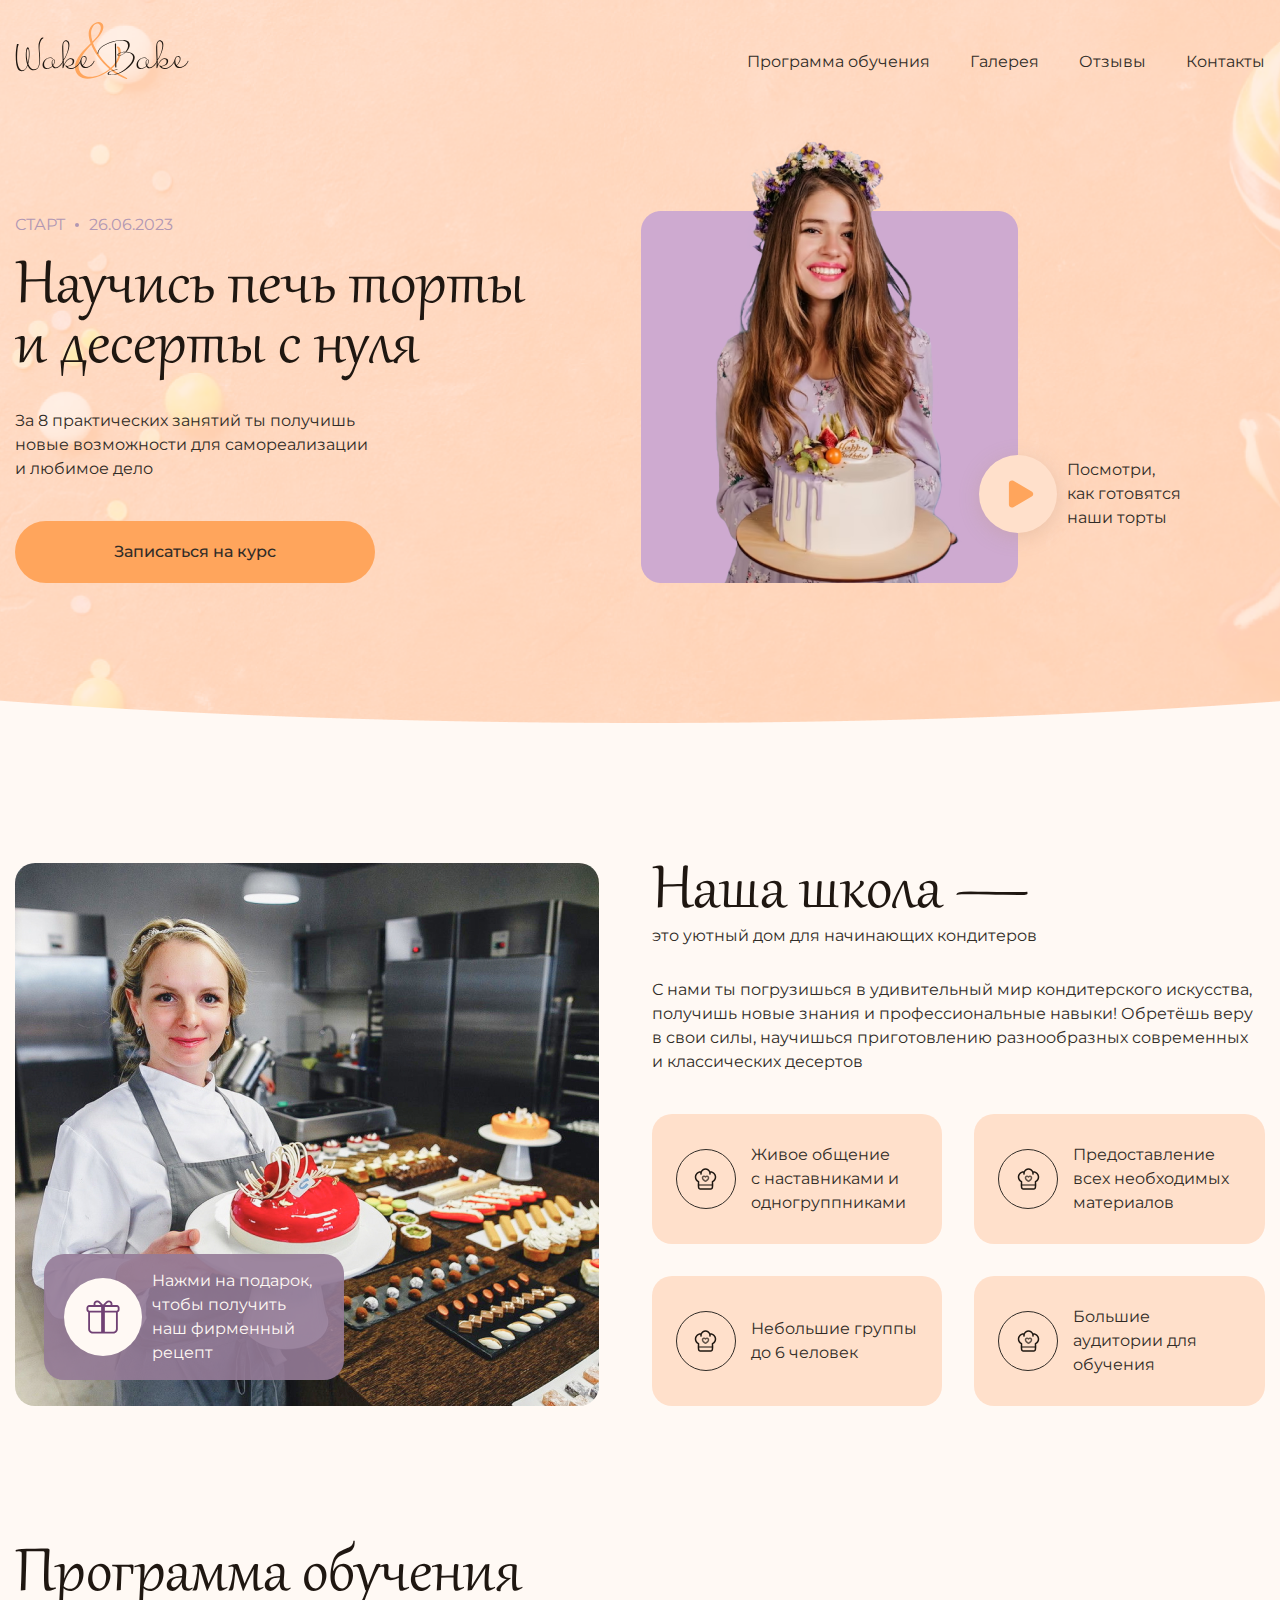
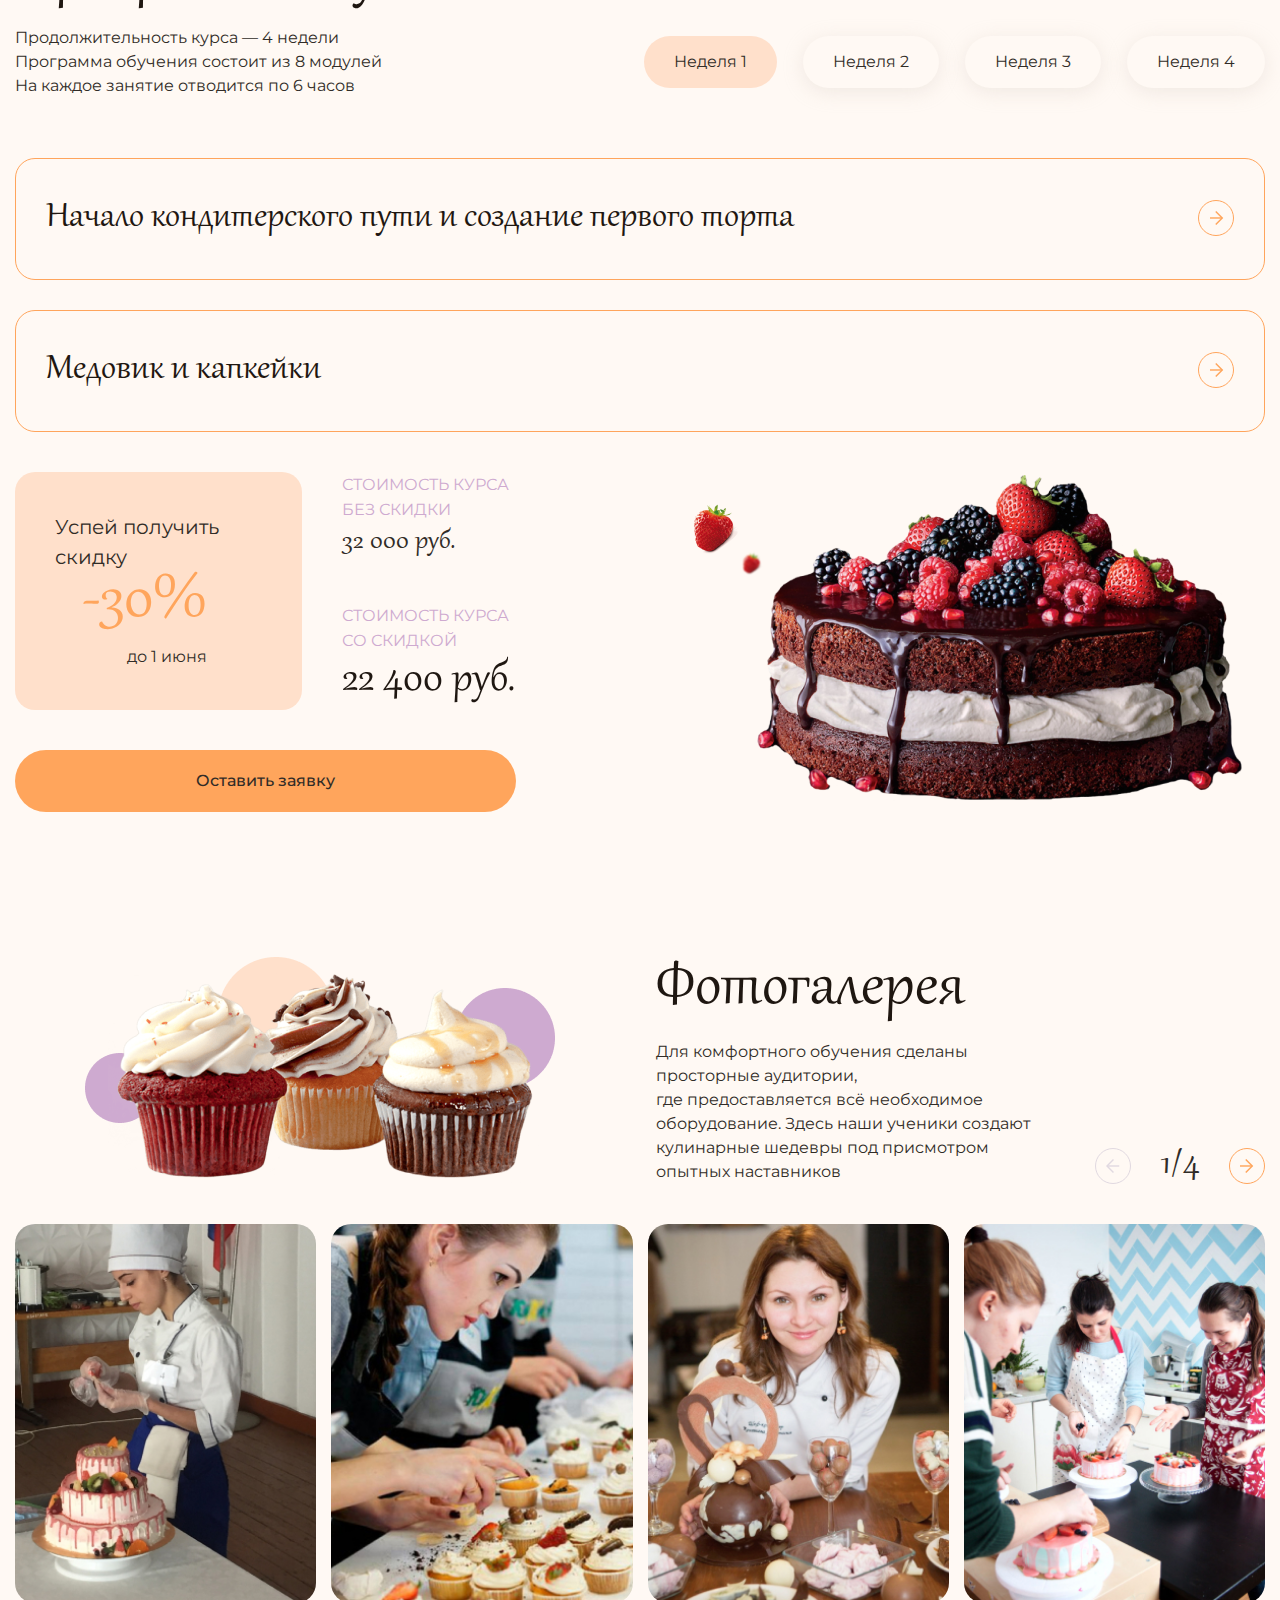
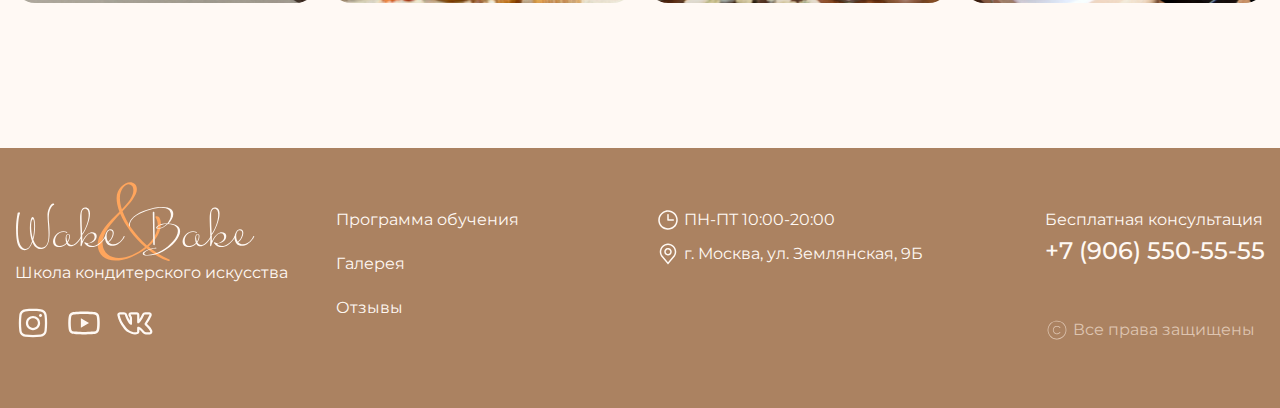
<file: дз-18/index.html>
<!DOCTYPE html>
<html lang="en">

<head>
    <meta charset="UTF-8">
    <meta http-equiv="X-UA-Compatible" content="IE=edge">
    <meta name="viewport" content="width=device-width, initial-scale=1.0">
    <title>Wake & Bake</title>
    <link href="css/swiper-bundle.min.css" rel="stylesheet">
    <link href="css/style.css" rel="stylesheet">
</head>

<body class="body">
    <div class="wrapper">
        <header class="header">
            <div class="header__top">
                <div class="container">
                    <div class="header__top-inner">
                        <a class="header__logo" href="#">
                            <img src="img/icons/logos/logo-dark.svg" alt="Логотип компании Wake & Bake">
                        </a>
                        <nav class="nav">
                            <ul class="nav__list">
                                <li class="nav__item">
                                    <a class="nav__link" href="#">
                                        Программа обучения
                                    </a>
                                </li>
                                <li class="nav__item">
                                    <a class="nav__link" href="#">
                                        Галерея
                                    </a>
                                </li>
                                <li class="nav__item">
                                    <a class="nav__link" href="#">
                                        Отзывы
                                    </a>
                                </li>
                                <li class="nav__item">
                                    <a class="nav__link" href="#">
                                        Контакты
                                    </a>
                                </li>
                            </ul>
                        </nav>
                        <a class="burger-icon" href="#">
                            <span></span>
                        </a>
                    </div>
                </div>
            </div>
            <section class="header__hero hero">
                <div class="container">
                    <div class="hero__inner">
                        <div class="hero__content">
                            <div class="hero__info">
                                <span>Старт</span>
                                <span>26.06.2023</span>
                            </div>
                            <h1 class="hero__title title">
                                Научись печь торты и десерты с нуля
                            </h1>
                            <p class="hero__text">
                                За 8 практических занятий ты получишь новые возможности для самореализации и любимое
                                дело
                            </p>
                            <div class="hero__img-conrol hero__img-conrol--mobile">
                                <a class="hero__img-button" data-fslightbox href="video/cake.mp4">
                                    <img src="img/icons/play.svg" alt="">
                                </a>
                                Посмотри, как готовятся наши торты
                            </div>
                            <a class="hero__button button" href="#">
                                Записаться на курс
                            </a>
                        </div>
                        <div class="hero__img">
                            <img src="img/content/girl.png" alt="Девушка с тортом в руках">
                            <div class="hero__img-conrol">
                                <a class="hero__img-button" data-fslightbox="video" href="video/cake.mp4">
                                    <img src="img/icons/play.svg" alt="">
                                </a>
                                Посмотри, как готовятся наши торты
                            </div>
                        </div>
                    </div>
                </div>
            </section>
        </header>
        <main class="main">

            <section class="main__about about">
                <div class="container">
                    <div class="about__inner">
                        <div class="about__img">
                            <img src="img/content/girl-2.jpg" alt="Девушка с тортом в руках">
                            <div class="about__img-conrol">
                                <a class="about__img-button" href="#">
                                    <img src="img/icons/gift.svg" alt="">
                                </a>
                                Нажми на подарок, чтобы получить наш фирменный рецепт
                            </div>
                        </div>
                        <div class="about__body">
                            <div class="about__heading">
                                <h2 class="about__title title">
                                    Наша школа —
                                </h2>
                                <p class="about__title-text">
                                    это уютный дом для начинающих кондитеров
                                </p>
                            </div>
                            <p class="about__text">
                                С нами ты погрузишься в удивительный мир кондитерского искусства, получишь новые знания
                                и профессиональные навыки! Обретёшь веру в свои силы, научишься приготовлению
                                разнообразных современных и классических десертов
                            </p>
                        </div>
                        <ul class="about__grid">
                            <li class="about__grid-item">
                                <div class="about__grid-img">
                                    <img src="img/icons/hat-2.svg" alt="">
                                </div>
                                <p class="about__grid-text">
                                    Живое общение с наставниками и одногруппниками
                                </p>
                            </li>
                            <li class="about__grid-item">
                                <div class="about__grid-img">
                                    <img src="img/icons/hat-2.svg" alt="">
                                </div>
                                <p class="about__grid-text">
                                    Предоставление всех необходимых материалов
                                </p>
                            </li>
                            <li class="about__grid-item">
                                <div class="about__grid-img">
                                    <img src="img/icons/hat-2.svg" alt="">
                                </div>
                                <p class="about__grid-text">
                                    Небольшие группы до 6 человек
                                </p>
                            </li>
                            <li class="about__grid-item">
                                <div class="about__grid-img">
                                    <img src="img/icons/hat-2.svg" alt="">
                                </div>
                                <p class="about__grid-text">
                                    Большие аудитории для обучения
                                </p>
                            </li>
                        </ul>
                    </div>
                </div>
            </section>

            <section class="main__program program">
                <div class="container">
                    <h2 class="program__title title">
                        Программа обучения
                    </h2>
                    <div class="program__top">
                        <p class="program__text">
                            Продолжительность курса — 4 недели
                            <br>
                            Программа обучения состоит из 8 модулей
                            <br>
                            На каждое занятие отводится по 6 часов
                        </p>
                        <ul class="tab-conrols">
                            <li class="tab-conrols__item">
                                <a class="tab-conrols__link tab-conrols__link--active" href="#tab1">
                                    Неделя 1
                                </a>
                            </li>
                            <li class="tab-conrols__item">
                                <a class="tab-conrols__link" href="#tab2">
                                    Неделя 2
                                </a>
                            </li>
                            <li class="tab-conrols__item">
                                <a class="tab-conrols__link" href="#tab3">
                                    Неделя 3
                                </a>
                            </li>
                            <li class="tab-conrols__item">
                                <a class="tab-conrols__link" href="#tab4">
                                    Неделя 4
                                </a>
                            </li>
                        </ul>
                    </div>
                    <div class="program__tab-content tab-content tab-content--show" id="tab1">
                        <ul class="accordion-list">
                            <li class="accordion-list__item">
                                <button class="accordion-list__control" type="button">
                                    <h3 class="accordion-list__control-title">
                                        Начало кондитерского пути и создание первого торта
                                    </h3>
                                    <div class="accordion-list__control-icon">
                                        <svg width="14" height="14" viewBox="0 0 14 14" fill="none"
                                            xmlns="http://www.w3.org/2000/svg">
                                            <path
                                                d="M5.25653 12.96L11.2325 6.984L5.25654 1.008L6.26454 -3.0528e-07L13.2485 6.984L6.26454 13.968L5.25653 12.96Z"
                                                fill="#FFA55C" />
                                            <path
                                                d="M12.2402 6.26465L12.2402 7.70465L0.000234839 7.70465L0.000234902 6.26465L12.2402 6.26465Z"
                                                fill="#FFA55C" />
                                        </svg>
                                    </div>
                                </button>
                                <div class="accordion-list__content">
                                    <div class="accordion-content">
                                        <div class="accordion-content__col">
                                            <h6 class="accordion-content__title">
                                                Теория:
                                            </h6>
                                            <ul class="accordion-content__list">
                                                <li class="accordion-content__item">
                                                    <div class="accordion-content__icon">
                                                        <img src="img/icons/hat-1.svg" alt="">
                                                    </div>
                                                    Организация рабочего места
                                                </li>
                                                <li class="accordion-content__item">
                                                    <div class="accordion-content__icon">
                                                        <img src="img/icons/hat-1.svg" alt="">
                                                    </div>
                                                    Подготовка необходимого инвентаря
                                                </li>
                                                <li class="accordion-content__item">
                                                    <div class="accordion-content__icon">
                                                        <img src="img/icons/hat-1.svg" alt="">
                                                    </div>
                                                    Выбор необходимых продуктов
                                                </li>
                                                <li class="accordion-content__item">
                                                    <div class="accordion-content__icon">
                                                        <img src="img/icons/hat-1.svg" alt="">
                                                    </div>
                                                    Советы по закупке необходимых продуктов и инвентаря
                                                </li>
                                                <li class="accordion-content__item">
                                                    <div class="accordion-content__icon">
                                                        <img src="img/icons/hat-1.svg" alt="">
                                                    </div>
                                                    Обзор хранения и заготовки сырья
                                                </li>
                                            </ul>
                                        </div>
                                        <div class="accordion-content__col">
                                            <h6 class="accordion-content__title">
                                                Практика:
                                            </h6>
                                            <p class="accordion-content__text">
                                                Испечёшь морковный торт с солёной карамелью
                                            </p>
                                        </div>
                                    </div>
                                </div>
                            </li>
                            <li class="accordion-list__item">
                                <button class="accordion-list__control" type="button">
                                    <h3 class="accordion-list__control-title">
                                        Медовик и капкейки
                                    </h3>
                                    <div class="accordion-list__control-icon">
                                        <svg width="14" height="14" viewBox="0 0 14 14" fill="none"
                                            xmlns="http://www.w3.org/2000/svg">
                                            <path
                                                d="M5.25653 12.96L11.2325 6.984L5.25654 1.008L6.26454 -3.0528e-07L13.2485 6.984L6.26454 13.968L5.25653 12.96Z"
                                                fill="#FFA55C" />
                                            <path
                                                d="M12.2402 6.26465L12.2402 7.70465L0.000234839 7.70465L0.000234902 6.26465L12.2402 6.26465Z"
                                                fill="#FFA55C" />
                                        </svg>
                                    </div>
                                </button>
                                <div class="accordion-list__content">
                                    <div class="accordion-content">
                                        <div class="accordion-content__col">
                                            <h6 class="accordion-content__title">
                                                Теория:
                                            </h6>
                                            <ul class="accordion-content__list">
                                                <li class="accordion-content__item">
                                                    <div class="accordion-content__icon">
                                                        <img src="img/icons/hat-1.svg" alt="">
                                                    </div>
                                                    Приготовление и украшение капкейков
                                                </li>
                                                <li class="accordion-content__item">
                                                    <div class="accordion-content__icon">
                                                        <img src="img/icons/hat-1.svg" alt="">
                                                    </div>
                                                    Изготовление крема и конфи
                                                </li>
                                                <li class="accordion-content__item">
                                                    <div class="accordion-content__icon">
                                                        <img src="img/icons/hat-1.svg" alt="">
                                                    </div>
                                                    Приготовление медовых коржей для торта
                                                </li>
                                                <li class="accordion-content__item">
                                                    <div class="accordion-content__icon">
                                                        <img src="img/icons/hat-1.svg" alt="">
                                                    </div>
                                                    Пропитка коржей и сборка торта
                                                </li>
                                            </ul>
                                        </div>
                                        <div class="accordion-content__col">
                                            <h6 class="accordion-content__title">
                                                Практика:
                                            </h6>
                                            <p class="accordion-content__text">
                                                Испечёшь капкейки, приготовишь крем и конфи, а также сделаешь своё
                                                первое пирожное — медовик
                                            </p>
                                        </div>
                                    </div>
                                </div>
                            </li>
                        </ul>
                    </div>
                    <div class="program__tab-content tab-content" id="tab2">
                        <ul class="accordion-list">
                            <li class="accordion-list__item">
                                <button class="accordion-list__control" type="button">
                                    <h3 class="accordion-list__control-title">
                                        Песочное тесто и чизкейк
                                    </h3>
                                    <div class="accordion-list__control-icon">
                                        <svg width="14" height="14" viewBox="0 0 14 14" fill="none"
                                            xmlns="http://www.w3.org/2000/svg">
                                            <path
                                                d="M5.25653 12.96L11.2325 6.984L5.25654 1.008L6.26454 -3.0528e-07L13.2485 6.984L6.26454 13.968L5.25653 12.96Z"
                                                fill="#FFA55C" />
                                            <path
                                                d="M12.2402 6.26465L12.2402 7.70465L0.000234839 7.70465L0.000234902 6.26465L12.2402 6.26465Z"
                                                fill="#FFA55C" />
                                        </svg>
                                    </div>
                                </button>
                                <div class="accordion-list__content">
                                    <div class="accordion-content">
                                        <div class="accordion-content__col">
                                            <h6 class="accordion-content__title">
                                                Теория:
                                            </h6>
                                            <ul class="accordion-content__list">
                                                <li class="accordion-content__item">
                                                    <div class="accordion-content__icon">
                                                        <img src="img/icons/hat-1.svg" alt="">
                                                    </div>
                                                    Приготовление песочного теста
                                                </li>
                                                <li class="accordion-content__item">
                                                    <div class="accordion-content__icon">
                                                        <img src="img/icons/hat-1.svg" alt="">
                                                    </div>
                                                    Тонкости в приготовлении меренги
                                                </li>
                                                <li class="accordion-content__item">
                                                    <div class="accordion-content__icon">
                                                        <img src="img/icons/hat-1.svg" alt="">
                                                    </div>
                                                    Изготовление заварного крема
                                                </li>
                                                <li class="accordion-content__item">
                                                    <div class="accordion-content__icon">
                                                        <img src="img/icons/hat-1.svg" alt="">
                                                    </div>
                                                    Выпечка тарталеток
                                                </li>
                                                <li class="accordion-content__item">
                                                    <div class="accordion-content__icon">
                                                        <img src="img/icons/hat-1.svg" alt="">
                                                    </div>
                                                    Приготовление нежного чизкейка
                                                </li>
                                            </ul>
                                        </div>
                                        <div class="accordion-content__col">
                                            <h6 class="accordion-content__title">
                                                Практика:
                                            </h6>
                                            <p class="accordion-content__text">
                                                Приготовишь меренги, сделаешь заварной крем для тарталеток и испечёшь
                                                свой первый чизкейк
                                            </p>
                                        </div>
                                    </div>
                                </div>
                            </li>
                            <li class="accordion-list__item">
                                <button class="accordion-list__control" type="button">
                                    <h3 class="accordion-list__control-title">
                                        Бисквиты
                                    </h3>
                                    <div class="accordion-list__control-icon">
                                        <svg width="14" height="14" viewBox="0 0 14 14" fill="none"
                                            xmlns="http://www.w3.org/2000/svg">
                                            <path
                                                d="M5.25653 12.96L11.2325 6.984L5.25654 1.008L6.26454 -3.0528e-07L13.2485 6.984L6.26454 13.968L5.25653 12.96Z"
                                                fill="#FFA55C" />
                                            <path
                                                d="M12.2402 6.26465L12.2402 7.70465L0.000234839 7.70465L0.000234902 6.26465L12.2402 6.26465Z"
                                                fill="#FFA55C" />
                                        </svg>
                                    </div>
                                </button>
                                <div class="accordion-list__content">
                                    <div class="accordion-content">
                                        <div class="accordion-content__col">
                                            <h6 class="accordion-content__title">
                                                Теория:
                                            </h6>
                                            <ul class="accordion-content__list">
                                                <li class="accordion-content__item">
                                                    <div class="accordion-content__icon">
                                                        <img src="img/icons/hat-1.svg" alt="">
                                                    </div>
                                                    Тонкости выпечки бисквитов
                                                </li>
                                                <li class="accordion-content__item">
                                                    <div class="accordion-content__icon">
                                                        <img src="img/icons/hat-1.svg" alt="">
                                                    </div>
                                                    Приготовление ванильного бисквита
                                                </li>
                                                <li class="accordion-content__item">
                                                    <div class="accordion-content__icon">
                                                        <img src="img/icons/hat-1.svg" alt="">
                                                    </div>
                                                    Приготовление фисташкового бисквита
                                                </li>
                                                <li class="accordion-content__item">
                                                    <div class="accordion-content__icon">
                                                        <img src="img/icons/hat-1.svg" alt="">
                                                    </div>
                                                    Приготовление шоколадного бисквита
                                                </li>
                                            </ul>
                                        </div>
                                        <div class="accordion-content__col">
                                            <h6 class="accordion-content__title">
                                                Практика:
                                            </h6>
                                            <p class="accordion-content__text">
                                                Отработаешь выпечку трёх бисквитов для будущих тортов
                                            </p>
                                        </div>
                                    </div>
                                </div>
                            </li>
                        </ul>
                    </div>
                    <div class="program__tab-content tab-content" id="tab3">
                        <ul class="accordion-list">
                            <li class="accordion-list__item">
                                <button class="accordion-list__control" type="button">
                                    <h3 class="accordion-list__control-title">
                                        Дрожжевое тесто
                                    </h3>
                                    <div class="accordion-list__control-icon">
                                        <svg width="14" height="14" viewBox="0 0 14 14" fill="none"
                                            xmlns="http://www.w3.org/2000/svg">
                                            <path
                                                d="M5.25653 12.96L11.2325 6.984L5.25654 1.008L6.26454 -3.0528e-07L13.2485 6.984L6.26454 13.968L5.25653 12.96Z"
                                                fill="#FFA55C" />
                                            <path
                                                d="M12.2402 6.26465L12.2402 7.70465L0.000234839 7.70465L0.000234902 6.26465L12.2402 6.26465Z"
                                                fill="#FFA55C" />
                                        </svg>
                                    </div>
                                </button>
                                <div class="accordion-list__content">
                                    <div class="accordion-content">
                                        <div class="accordion-content__col">
                                            <h6 class="accordion-content__title">
                                                Теория:
                                            </h6>
                                            <ul class="accordion-content__list">
                                                <li class="accordion-content__item">
                                                    <div class="accordion-content__icon">
                                                        <img src="img/icons/hat-1.svg" alt="">
                                                    </div>
                                                    Технология приготовления дрожжевого теста: тонкости и советы
                                                </li>
                                                <li class="accordion-content__item">
                                                    <div class="accordion-content__icon">
                                                        <img src="img/icons/hat-1.svg" alt="">
                                                    </div>
                                                    Приготовление песочного теста
                                                </li>
                                                <li class="accordion-content__item">
                                                    <div class="accordion-content__icon">
                                                        <img src="img/icons/hat-1.svg" alt="">
                                                    </div>
                                                    Рецептурные нюансы
                                                </li>
                                            </ul>
                                        </div>
                                        <div class="accordion-content__col">
                                            <h6 class="accordion-content__title">
                                                Практика:
                                            </h6>
                                            <p class="accordion-content__text">
                                                Приготовишь заготовку для торта
                                            </p>
                                        </div>
                                    </div>
                                </div>
                            </li>
                            <li class="accordion-list__item">
                                <button class="accordion-list__control" type="button">
                                    <h3 class="accordion-list__control-title">
                                        Работа с кремами
                                    </h3>
                                    <div class="accordion-list__control-icon">
                                        <svg width="14" height="14" viewBox="0 0 14 14" fill="none"
                                            xmlns="http://www.w3.org/2000/svg">
                                            <path
                                                d="M5.25653 12.96L11.2325 6.984L5.25654 1.008L6.26454 -3.0528e-07L13.2485 6.984L6.26454 13.968L5.25653 12.96Z"
                                                fill="#FFA55C" />
                                            <path
                                                d="M12.2402 6.26465L12.2402 7.70465L0.000234839 7.70465L0.000234902 6.26465L12.2402 6.26465Z"
                                                fill="#FFA55C" />
                                        </svg>
                                    </div>
                                </button>
                                <div class="accordion-list__content">
                                    <div class="accordion-content">
                                        <div class="accordion-content__col">
                                            <h6 class="accordion-content__title">
                                                Теория:
                                            </h6>
                                            <ul class="accordion-content__list">
                                                <li class="accordion-content__item">
                                                    <div class="accordion-content__icon">
                                                        <img src="img/icons/hat-1.svg" alt="">
                                                    </div>
                                                    Приготовление кремов: ганаши, кремю
                                                </li>
                                                <li class="accordion-content__item">
                                                    <div class="accordion-content__icon">
                                                        <img src="img/icons/hat-1.svg" alt="">
                                                    </div>
                                                    Создание заварного теста
                                                </li>
                                                <li class="accordion-content__item">
                                                    <div class="accordion-content__icon">
                                                        <img src="img/icons/hat-1.svg" alt="">
                                                    </div>
                                                    Приготовление профитролей и нескольких видов кремов
                                                </li>
                                            </ul>
                                        </div>
                                        <div class="accordion-content__col">
                                            <h6 class="accordion-content__title">
                                                Практика:
                                            </h6>
                                            <p class="accordion-content__text">
                                                Приготовишь профитроли и несколько видов кремов
                                            </p>
                                        </div>
                                    </div>
                                </div>
                            </li>
                        </ul>
                    </div>
                    <div class="program__tab-content tab-content" id="tab4">
                        <ul class="accordion-list">
                            <li class="accordion-list__item">
                                <button class="accordion-list__control" type="button">
                                    <h3 class="accordion-list__control-title">
                                        Mille-feuille, или Наполеон
                                    </h3>
                                    <div class="accordion-list__control-icon">
                                        <svg width="14" height="14" viewBox="0 0 14 14" fill="none"
                                            xmlns="http://www.w3.org/2000/svg">
                                            <path
                                                d="M5.25653 12.96L11.2325 6.984L5.25654 1.008L6.26454 -3.0528e-07L13.2485 6.984L6.26454 13.968L5.25653 12.96Z"
                                                fill="#FFA55C" />
                                            <path
                                                d="M12.2402 6.26465L12.2402 7.70465L0.000234839 7.70465L0.000234902 6.26465L12.2402 6.26465Z"
                                                fill="#FFA55C" />
                                        </svg>
                                    </div>
                                </button>
                                <div class="accordion-list__content">
                                    <div class="accordion-content">
                                        <div class="accordion-content__col">
                                            <h6 class="accordion-content__title">
                                                Теория:
                                            </h6>
                                            <ul class="accordion-content__list">
                                                <li class="accordion-content__item">
                                                    <div class="accordion-content__icon">
                                                        <img src="img/icons/hat-1.svg" alt="">
                                                    </div>
                                                    Приготовление слоёного теста
                                                </li>
                                                <li class="accordion-content__item">
                                                    <div class="accordion-content__icon">
                                                        <img src="img/icons/hat-1.svg" alt="">
                                                    </div>
                                                    Рецептура и создание крема дипломат
                                                </li>
                                                <li class="accordion-content__item">
                                                    <div class="accordion-content__icon">
                                                        <img src="img/icons/hat-1.svg" alt="">
                                                    </div>
                                                    Приготовление французского морковного десерта
                                                </li>
                                            </ul>
                                        </div>
                                        <div class="accordion-content__col">
                                            <h6 class="accordion-content__title">
                                                Практика:
                                            </h6>
                                            <p class="accordion-content__text">
                                                Испечёте торт «Наполеон» и приготовите необычный морковный десерт
                                            </p>
                                        </div>
                                    </div>
                                </div>
                            </li>
                            <li class="accordion-list__item">
                                <button class="accordion-list__control" type="button">
                                    <h3 class="accordion-list__control-title">
                                        Завершение курса
                                    </h3>
                                    <div class="accordion-list__control-icon">
                                        <svg width="14" height="14" viewBox="0 0 14 14" fill="none"
                                            xmlns="http://www.w3.org/2000/svg">
                                            <path
                                                d="M5.25653 12.96L11.2325 6.984L5.25654 1.008L6.26454 -3.0528e-07L13.2485 6.984L6.26454 13.968L5.25653 12.96Z"
                                                fill="#FFA55C" />
                                            <path
                                                d="M12.2402 6.26465L12.2402 7.70465L0.000234839 7.70465L0.000234902 6.26465L12.2402 6.26465Z"
                                                fill="#FFA55C" />
                                        </svg>
                                    </div>
                                </button>
                                <div class="accordion-list__content">
                                    <div class="accordion-content">
                                        <div class="accordion-content__col">
                                            <h6 class="accordion-content__title">
                                                Теория:
                                            </h6>
                                            <ul class="accordion-content__list">
                                                <li class="accordion-content__item">
                                                    <div class="accordion-content__icon">
                                                        <img src="img/icons/hat-1.svg" alt="">
                                                    </div>
                                                    Работа кондитера на заказ
                                                </li>
                                                <li class="accordion-content__item">
                                                    <div class="accordion-content__icon">
                                                        <img src="img/icons/hat-1.svg" alt="">
                                                    </div>
                                                    Применение знаний о технологии выпечки к другим рецептам
                                                </li>
                                                <li class="accordion-content__item">
                                                    <div class="accordion-content__icon">
                                                        <img src="img/icons/hat-1.svg" alt="">
                                                    </div>
                                                    Разработка собственных рецептов
                                                </li>
                                            </ul>
                                        </div>
                                        <div class="accordion-content__col">
                                            <h6 class="accordion-content__title">
                                                Практика:
                                            </h6>
                                            <p class="accordion-content__text">
                                                Самостоятельно, без наставника испечёте торт на ваш выбор
                                            </p>
                                        </div>
                                    </div>
                                </div>
                            </li>
                        </ul>
                    </div>
                    <div class="program__bottom">
                        <div class="program__action">
                            <div class="program__discount">
                                Успей получить скидку
                                <div class="program__discount-value">
                                    -30%
                                </div>
                                <span>до 1 июня</span>
                            </div>
                            <div class="program__price">
                                <div class="program__price-text">
                                    Стоимость курса без скидки
                                </div>
                                <div class="program__price-value">
                                    32 000 руб.
                                </div>
                            </div>
                            <div class="program__price">
                                <div class="program__price-text">
                                    Стоимость курса со скидкой
                                </div>
                                <div class="program__price-value program__price-value--big">
                                    22 400 руб.
                                </div>
                            </div>
                            <a class="program__button button" href="#">
                                Оставить заявку
                            </a>
                        </div>
                        <div class="program__img">
                            <img src="img/decor/cake.png" alt="">
                        </div>
                    </div>
                </div>
            </section>

            <section class="main__gallery gallery">
                <div class="container">
                    <div class="gallery__inner">
                        <div class="gallery__img">
                            <img src="img/decor/cupcakes.png" alt="">
                        </div>
                        <div class="gallery__content">
                            <div class="gallery__info">
                                <h2 class="gallery__title title">
                                    Фотогалерея
                                </h2>
                                <p class="gallery__text">
                                    Для комфортного обучения сделаны просторные аудитории, где предоставляется
                                    всё необходимое оборудование. Здесь наши ученики создают кулинарные шедевры
                                    под присмотром опытных наставников
                                </p>
                            </div>
                            <div class="gallery__nav">
                                <button class="gallery__prev" type="button">
                                    <svg width="14" height="14" viewBox="0 0 14 14" fill="none"
                                        xmlns="http://www.w3.org/2000/svg">
                                        <path
                                            d="M7.992 1.00777L2.016 6.98377L7.992 12.9598L6.984 13.9678L-3.0528e-07 6.98377L6.984 -0.000227365L7.992 1.00777Z"
                                            fill="#FFA55C" />
                                        <path
                                            d="M1.0083 7.70312L1.0083 6.26313L13.2483 6.26312L13.2483 7.70312L1.0083 7.70312Z"
                                            fill="#FFA55C" />
                                    </svg>
                                </button>
                                <div class="gallery__pagination"></div>
                                <button class="gallery__next" type="button">
                                    <svg width="14" height="14" viewBox="0 0 14 14" fill="none"
                                        xmlns="http://www.w3.org/2000/svg">
                                        <path
                                            d="M5.25653 12.96L11.2325 6.984L5.25654 1.008L6.26454 -3.0528e-07L13.2485 6.984L6.26454 13.968L5.25653 12.96Z"
                                            fill="#FFA55C" />
                                        <path
                                            d="M12.2402 6.26465L12.2402 7.70465L0.000234839 7.70465L0.000234902 6.26465L12.2402 6.26465Z"
                                            fill="#FFA55C" />
                                    </svg>
                                </button>
                            </div>
                        </div>
                    </div>
                    <div class="gallery__slider swiper">
                        <div class="gallery__wrapper swiper-wrapper">
                            <a class="gallery__slide swiper-slide" data-fslightbox="gallery" href="img/content/gallery/1.jpg">
                                <img src="img/content/gallery/1.jpg" alt="">
                            </a>
                            <a class="gallery__slide swiper-slide" data-fslightbox="gallery" href="img/content/gallery/2.jpg">
                                <img src="img/content/gallery/2.jpg" alt="">
                            </a>
                            <a class="gallery__slide swiper-slide" data-fslightbox="gallery" href="img/content/gallery/3.jpg">
                                <img src="img/content/gallery/3.jpg" alt="">
                            </a>
                            <a class="gallery__slide swiper-slide" data-fslightbox="gallery" href="img/content/gallery/4.jpg">
                                <img src="img/content/gallery/4.jpg" alt="">
                            </a>
                            <a class="gallery__slide swiper-slide" data-fslightbox="gallery" href="img/content/gallery/3.jpg">
                                <img src="img/content/gallery/3.jpg" alt="">
                            </a>
                            <a class="gallery__slide swiper-slide" data-fslightbox="gallery" href="img/content/gallery/4.jpg">
                                <img src="img/content/gallery/4.jpg" alt="">
                            </a>
                            <a class="gallery__slide swiper-slide" data-fslightbox="gallery" href="img/content/gallery/3.jpg">
                                <img src="img/content/gallery/3.jpg" alt="">
                            </a>
                        </div>
                    </div>
                </div>
            </section>

        </main>
        <footer class="footer">
            <div class="container">
                <div class="footer__inner">
                    <div class="footer__col">
                        <a class="footer__logo" href="#">
                            <img src="img/icons/logos/logo-light.svg" alt="Логотип компании Wake & Bake">
                        </a>
                        <p class="footer__logo-text">
                            Школа кондитерского искусства
                        </p>
                        <address class="socials">
                            <ul class="socials__list">
                                <li class="socials__item">
                                    <a class="socials__link" href="#">
                                        <svg width="36" height="36" viewBox="0 0 36 36" fill="none"
                                            xmlns="http://www.w3.org/2000/svg">
                                            <path
                                                d="M24 10.5C24 10.1022 24.158 9.72064 24.4393 9.43934C24.7206 9.15804 25.1022 9 25.5 9C25.8978 9 26.2794 9.15804 26.5607 9.43934C26.842 9.72064 27 10.1022 27 10.5C27 10.8978 26.842 11.2794 26.5607 11.5607C26.2794 11.842 25.8978 12 25.5 12C25.1022 12 24.7206 11.842 24.4393 11.5607C24.158 11.2794 24 10.8978 24 10.5Z"
                                                fill="#FFF9F4" />
                                            <path fill-rule="evenodd" clip-rule="evenodd"
                                                d="M18 10.875C16.1103 10.875 14.2981 11.6257 12.9619 12.9619C11.6257 14.2981 10.875 16.1103 10.875 18C10.875 19.8897 11.6257 21.7019 12.9619 23.0381C14.2981 24.3743 16.1103 25.125 18 25.125C19.8897 25.125 21.7019 24.3743 23.0381 23.0381C24.3743 21.7019 25.125 19.8897 25.125 18C25.125 16.1103 24.3743 14.2981 23.0381 12.9619C21.7019 11.6257 19.8897 10.875 18 10.875ZM13.125 18C13.125 16.7071 13.6386 15.4671 14.5529 14.5529C15.4671 13.6386 16.7071 13.125 18 13.125C19.2929 13.125 20.5329 13.6386 21.4471 14.5529C22.3614 15.4671 22.875 16.7071 22.875 18C22.875 19.2929 22.3614 20.5329 21.4471 21.4471C20.5329 22.3614 19.2929 22.875 18 22.875C16.7071 22.875 15.4671 22.3614 14.5529 21.4471C13.6386 20.5329 13.125 19.2929 13.125 18Z"
                                                fill="#FFF9F4" />
                                            <path fill-rule="evenodd" clip-rule="evenodd"
                                                d="M25.8871 4.24833C20.6451 3.66722 15.355 3.66722 10.1131 4.24833C7.09508 4.58583 4.65758 6.96333 4.30358 9.99633C3.68168 15.3132 3.68168 20.6845 4.30358 26.0013C4.65758 29.0343 7.09358 31.4118 10.1131 31.7493C15.3551 32.3298 20.6451 32.3298 25.8871 31.7493C28.9051 31.4118 31.3426 29.0343 31.6966 26.0013C32.3186 20.6845 32.3186 15.3132 31.6966 9.99633C31.3426 6.96333 28.9066 4.58583 25.8871 4.24833ZM10.3621 6.48333C15.4385 5.92064 20.5616 5.92064 25.6381 6.48333C27.6331 6.70833 29.2306 8.28183 29.4631 10.2588C30.0645 15.4013 30.0645 20.5964 29.4631 25.7388C29.3428 26.7064 28.8999 27.6052 28.2058 28.29C27.5118 28.9747 26.6072 29.4056 25.6381 29.5128C20.5616 30.0756 15.4385 30.0756 10.3621 29.5128C9.39299 29.4056 8.48836 28.9747 7.79432 28.29C7.10027 27.6052 6.65734 26.7064 6.53708 25.7388C5.93566 20.5964 5.93566 15.4013 6.53708 10.2588C6.65734 9.29127 7.10027 8.3925 7.79432 7.70771C8.48836 7.02292 9.39299 6.59059 10.3621 6.48333Z"
                                                fill="#FFF9F4" />
                                        </svg>
                                    </a>
                                </li>
                                <li class="socials__item">
                                    <a class="socials__link" href="#">
                                        <svg width="36" height="36" viewBox="0 0 36 36" fill="none"
                                            xmlns="http://www.w3.org/2000/svg">
                                            <path
                                                d="M33.75 17.902C33.75 17.8246 33.75 17.7367 33.7465 17.6348C33.743 17.35 33.7359 17.0301 33.7289 16.6891C33.7008 15.7082 33.6516 14.7309 33.5742 13.8098C33.4688 12.5406 33.3141 11.4824 33.1031 10.6879C32.8805 9.85873 32.4442 9.10251 31.8377 8.49483C31.2313 7.88715 30.476 7.44928 29.6473 7.225C28.6523 6.95781 26.7047 6.79258 23.9625 6.69062C22.6582 6.64141 21.2625 6.60977 19.8668 6.59219C19.3781 6.58516 18.9246 6.58164 18.5168 6.57812H17.4832C17.0754 6.58164 16.6219 6.58516 16.1332 6.59219C14.7375 6.60977 13.3418 6.64141 12.0375 6.69062C9.29531 6.79609 7.34414 6.96133 6.35273 7.225C5.52375 7.44873 4.76813 7.88641 4.1616 8.49418C3.55507 9.10195 3.11892 9.85846 2.89688 10.6879C2.68242 11.4824 2.53125 12.5406 2.42578 13.8098C2.34844 14.7309 2.29922 15.7082 2.27109 16.6891C2.26055 17.0301 2.25703 17.35 2.25352 17.6348C2.25352 17.7367 2.25 17.8246 2.25 17.902V18.0988C2.25 18.1762 2.25 18.2641 2.25352 18.366C2.25703 18.6508 2.26406 18.9707 2.27109 19.3117C2.29922 20.2926 2.34844 21.2699 2.42578 22.191C2.53125 23.4602 2.68594 24.5184 2.89688 25.3129C3.34688 26.9969 4.66875 28.3258 6.35273 28.7758C7.34414 29.043 9.29531 29.2082 12.0375 29.3102C13.3418 29.3594 14.7375 29.391 16.1332 29.4086C16.6219 29.4156 17.0754 29.4191 17.4832 29.4227H18.5168C18.9246 29.4191 19.3781 29.4156 19.8668 29.4086C21.2625 29.391 22.6582 29.3594 23.9625 29.3102C26.7047 29.2047 28.6559 29.0395 29.6473 28.7758C31.3312 28.3258 32.6531 27.0004 33.1031 25.3129C33.3176 24.5184 33.4688 23.4602 33.5742 22.191C33.6516 21.2699 33.7008 20.2926 33.7289 19.3117C33.7395 18.9707 33.743 18.6508 33.7465 18.366C33.7465 18.2641 33.75 18.1762 33.75 18.0988V17.902ZM31.2188 18.0848C31.2188 18.1586 31.2188 18.2395 31.2152 18.3344C31.2117 18.6086 31.2047 18.9109 31.1977 19.2379C31.173 20.173 31.1238 21.1082 31.05 21.9766C30.9551 23.1086 30.8215 24.0367 30.6562 24.659C30.4383 25.4711 29.7984 26.1145 28.9898 26.3289C28.2516 26.5258 26.3918 26.684 23.8641 26.7789C22.5844 26.8281 21.2062 26.8598 19.8316 26.8773C19.35 26.8844 18.9035 26.8879 18.5027 26.8879H17.4973L16.1684 26.8773C14.7937 26.8598 13.4191 26.8281 12.1359 26.7789C9.6082 26.6805 7.74492 26.5258 7.01016 26.3289C6.20156 26.1109 5.56172 25.4711 5.34375 24.659C5.17852 24.0367 5.04492 23.1086 4.95 21.9766C4.87617 21.1082 4.83047 20.173 4.80234 19.2379C4.7918 18.9109 4.78828 18.6051 4.78477 18.3344C4.78477 18.2395 4.78125 18.1551 4.78125 18.0848V17.916C4.78125 17.8422 4.78125 17.7613 4.78477 17.6664C4.78828 17.3922 4.79531 17.0898 4.80234 16.7629C4.82695 15.8277 4.87617 14.8926 4.95 14.0242C5.04492 12.8922 5.17852 11.9641 5.34375 11.3418C5.56172 10.5297 6.20156 9.88633 7.01016 9.67188C7.74844 9.475 9.6082 9.3168 12.1359 9.22187C13.4156 9.17266 14.7937 9.14102 16.1684 9.12344C16.65 9.11641 17.0965 9.11289 17.4973 9.11289H18.5027L19.8316 9.12344C21.2062 9.14102 22.5809 9.17266 23.8641 9.22187C26.3918 9.32031 28.2551 9.475 28.9898 9.67188C29.7984 9.88984 30.4383 10.5297 30.6562 11.3418C30.8215 11.9641 30.9551 12.8922 31.05 14.0242C31.1238 14.8926 31.1695 15.8277 31.1977 16.7629C31.2082 17.0898 31.2117 17.3957 31.2152 17.6664C31.2152 17.7613 31.2188 17.8457 31.2188 17.916V18.0848ZM14.8711 22.7113L23.0273 17.9652L14.8711 13.2895V22.7113Z"
                                                fill="#FFF9F4" />
                                        </svg>
                                    </a>
                                </li>
                                <li class="socials__item">
                                    <a class="socials__link" href="#">
                                        <svg width="36" height="36" viewBox="0 0 36 36" fill="none"
                                            xmlns="http://www.w3.org/2000/svg">
                                            <path fill-rule="evenodd" clip-rule="evenodd"
                                                d="M35.1075 25.2974C34.2915 23.6541 33.2163 22.1529 31.923 20.8514C31.4905 20.3626 31.0376 19.8922 30.5655 19.4414L30.5085 19.3859C30.3332 19.2157 30.1602 19.0432 29.9895 18.8684C31.7574 16.4101 33.2702 13.778 34.5045 11.0129L34.554 10.9019L34.5885 10.7849C34.752 10.2404 34.938 9.20545 34.278 8.26945C33.594 7.30345 32.5005 7.12945 31.767 7.12945H28.3965C27.6908 7.09729 26.9929 7.2892 26.4029 7.67771C25.8128 8.06623 25.3608 8.63143 25.1115 9.29245C24.3861 11.0199 23.478 12.6648 22.4025 14.1989V10.2494C22.4025 9.73945 22.3545 8.88445 21.807 8.16445C21.153 7.30045 20.2065 7.12945 19.5495 7.12945H14.2005C13.5025 7.11339 12.8251 7.36639 12.3085 7.83606C11.7919 8.30573 11.4758 8.95609 11.4255 9.65245L11.421 9.71995V9.78745C11.421 10.5149 11.709 11.0519 11.94 11.3894C12.0435 11.5409 12.153 11.6789 12.2235 11.7659L12.2385 11.7854C12.3135 11.8784 12.363 11.9399 12.4125 12.0089C12.5445 12.1859 12.732 12.4619 12.786 13.1729V15.3824C11.7123 13.5844 10.8319 11.6778 10.1595 9.69445L10.1475 9.66145L10.1355 9.62995C9.9525 9.15145 9.66 8.45545 9.0735 7.92445C8.3895 7.30195 7.5795 7.12945 6.843 7.12945H3.423C2.6775 7.12945 1.779 7.30345 1.1085 8.00995C0.45 8.70595 0.375 9.53995 0.375 9.98095V10.1819L0.417 10.3769C1.36395 14.7731 3.31535 18.8905 6.1185 22.4069C7.40006 24.4279 9.13993 26.1184 11.197 27.3412C13.254 28.564 15.5703 29.2847 17.958 29.4449L18.0195 29.4494H18.0825C19.1715 29.4494 20.307 29.3549 21.1605 28.7864C22.311 28.0184 22.4025 26.841 22.4025 26.2529V24.5459C22.698 24.7859 23.064 25.1069 23.5125 25.5389C24.0555 26.0819 24.4875 26.5529 24.858 26.9639L25.056 27.1829C25.344 27.5039 25.6275 27.8204 25.8855 28.0799C26.2095 28.4054 26.61 28.7639 27.111 29.0294C27.6555 29.3159 28.227 29.4464 28.833 29.4464H32.2545C32.976 29.4464 34.0095 29.2754 34.737 28.4324C35.529 27.5144 35.469 26.3879 35.22 25.5794L35.175 25.4339L35.1075 25.2974ZM26.5275 25.4564C26.0626 24.9368 25.5839 24.4296 25.092 23.9354L25.0875 23.9309C23.052 21.9689 22.1025 21.6284 21.4305 21.6284C21.072 21.6284 20.6775 21.6674 20.421 21.9884C20.3055 22.1416 20.2298 22.3209 20.2005 22.5104C20.1643 22.7305 20.1483 22.9535 20.1525 23.1764V26.2529C20.1525 26.6354 20.0895 26.7959 19.9125 26.9129C19.677 27.0704 19.1745 27.1979 18.096 27.1979C16.0473 27.0585 14.061 26.4349 12.3003 25.3783C10.5396 24.3216 9.05478 22.8622 7.968 21.1199L7.956 21.1004L7.941 21.0824C5.32967 17.8322 3.50977 14.0193 2.625 9.94495C2.631 9.74995 2.673 9.63145 2.742 9.55945C2.8125 9.48445 2.985 9.37945 3.423 9.37945H6.843C7.2225 9.37945 7.4205 9.46345 7.563 9.59095C7.722 9.73795 7.863 9.98545 8.031 10.4264C8.871 12.8954 10.005 15.2054 11.0805 16.9019C11.6175 17.7509 12.1455 18.4574 12.6225 18.9569C12.861 19.2059 13.0935 19.4129 13.317 19.5599C13.5315 19.7009 13.776 19.8134 14.028 19.8134C14.16 19.8134 14.3145 19.7984 14.463 19.7339C14.6234 19.6631 14.7554 19.5406 14.838 19.3859C14.9925 19.1039 15.036 18.6884 15.036 18.1439V13.0844C14.9565 11.8574 14.586 11.1659 14.226 10.6754C14.1531 10.5773 14.0781 10.4808 14.001 10.3859L13.9815 10.3619C13.9175 10.2843 13.8565 10.2042 13.7985 10.1219C13.7247 10.0302 13.6802 9.91834 13.671 9.80095C13.6828 9.68175 13.7396 9.57156 13.83 9.49293C13.9203 9.41429 14.0373 9.37316 14.157 9.37795H19.5495C19.8585 9.37795 19.962 9.45295 20.0145 9.52345C20.0895 9.62095 20.1525 9.82345 20.1525 10.2494V17.0414C20.1525 17.8484 20.5245 18.3944 21.0645 18.3944C21.6855 18.3944 22.134 18.0179 22.917 17.2349L22.9305 17.2199L22.9425 17.2064C24.699 15.0649 26.134 12.6788 27.2025 10.1234L27.2085 10.1054C27.2888 9.87968 27.4407 9.68637 27.6411 9.55502C27.8416 9.42366 28.0794 9.36148 28.3185 9.37795H31.7685C32.2365 9.37795 32.3895 9.49795 32.4405 9.56845C32.493 9.64345 32.5305 9.80395 32.4405 10.1189C31.2084 12.8735 29.6852 15.4883 27.897 17.9189L27.885 17.9369C27.7125 18.2024 27.522 18.4964 27.495 18.8324C27.465 19.1954 27.621 19.5239 27.8955 19.8779C28.095 20.1719 28.5075 20.5754 28.926 20.9849L28.965 21.0239C29.403 21.4529 29.8785 21.9179 30.2595 22.3679L30.27 22.3784L30.2805 22.3904C31.4166 23.5237 32.3614 24.8337 33.078 26.2694C33.192 26.6594 33.123 26.8604 33.033 26.9639C32.9295 27.0839 32.697 27.1964 32.256 27.1964H28.833C28.5997 27.2021 28.3689 27.1479 28.1625 27.0389C27.9096 26.8918 27.6801 26.7078 27.4815 26.4929C27.267 26.2784 27.0345 26.0189 26.7495 25.7024L26.529 25.4564H26.5275Z"
                                                fill="#FFF9F4" />
                                        </svg>
                                    </a>
                                </li>
                            </ul>
                        </address>
                    </div>
                    <div class="footer__col">
                        <ul class="footer__col-list">
                            <li class="footer__col-item">
                                <a class="footer__col-link" href="#">
                                    Программа обучения
                                </a>
                            </li>
                            <li class="footer__col-item">
                                <a class="footer__col-link" href="#">
                                    Галерея
                                </a>
                            </li>
                            <li class="footer__col-item">
                                <a class="footer__col-link" href="#">
                                    Отзывы
                                </a>
                            </li>
                        </ul>
                    </div>
                    <address class="footer__col">
                        <ul class="footer__contact-list">
                            <li class="footer__contact-item">
                                <img src="img/icons/clock.svg" alt="">
                                ПН-ПТ 10:00-20:00
                            </li>
                            <li class="footer__contact-item">
                                <img src="img/icons/location.svg" alt="">
                                г. Москва, ул. Землянская, 9Б
                            </li>
                        </ul>
                    </address>
                    <div class="footer__col">
                        <address class="footer__col-tel">
                            Бесплатная консультация
                            <a class="footer__col-number" href="tel:+79065505555">
                                +7 (906) 550-55-55
                            </a>
                        </address>
                        <div class="footer__col-copy">
                            <img src="img/icons/copy.svg" alt="">
                            Все права защищены
                        </div>
                    </div>
                </div>
            </div>
        </footer>
    </div>
    <div class="modal">
        <div class="modal__window">
            <a class="modal__cancel" href="#">
                <svg width="24" height="24" viewBox="0 0 24 24" fill="none" xmlns="http://www.w3.org/2000/svg">
                    <path
                        d="M6.75781 17.2433L12.0008 12.0003L17.2438 17.2433M17.2438 6.75732L11.9998 12.0003L6.75781 6.75732"
                        stroke="#E1D9E1" stroke-width="1.5" stroke-linecap="round" stroke-linejoin="round" />
                    <rect x="0.75" y="0.75" width="22.5" height="22.5" rx="11.25" stroke="#E1D9E1" stroke-width="1.5" />
                </svg>
            </a>
            <img class="modal__img" src="img/decor/cupcakes-modal.png" alt="">
            <h3 class="modal__title">
                Удиви своих близких вкусными капкейками
            </h3>
            <p class="modal__text">
                Оставь свой e-mail, и мы вышлем рецепт на почту
            </p>
            <form class="modal__form">
                <label class="modal__form-label field">
                    <input class="field__input" type="email" placeholder="E-mail">
                    <span>Введите e-mail</span>
                </label>
                <button class="button" type="submit">
                    Получить подарок
                </button>
            </form>
        </div>
    </div>

    <script src="js/fslightbox.js"></script>
    <script src="js/swiper-bundle.min.js"></script>
    <script src="js/main.js"></script>
</body>

</html>
</file>
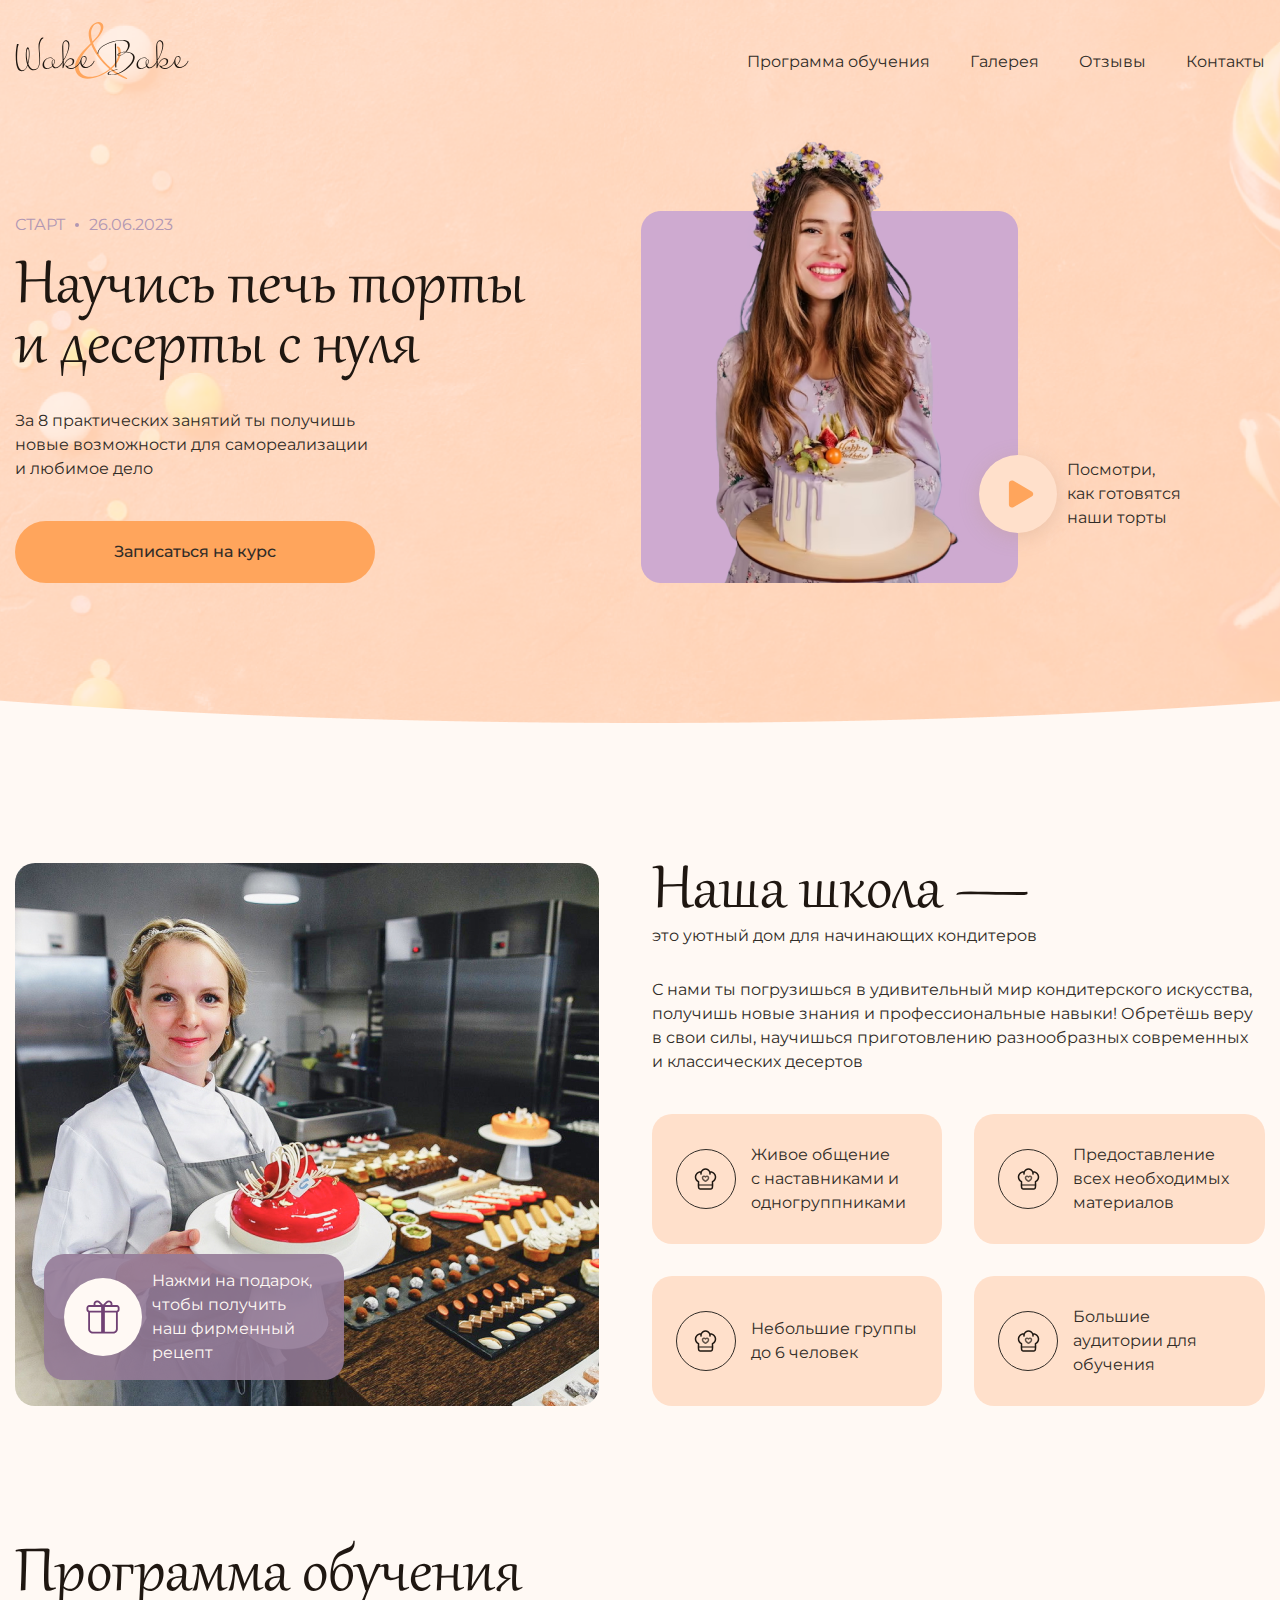
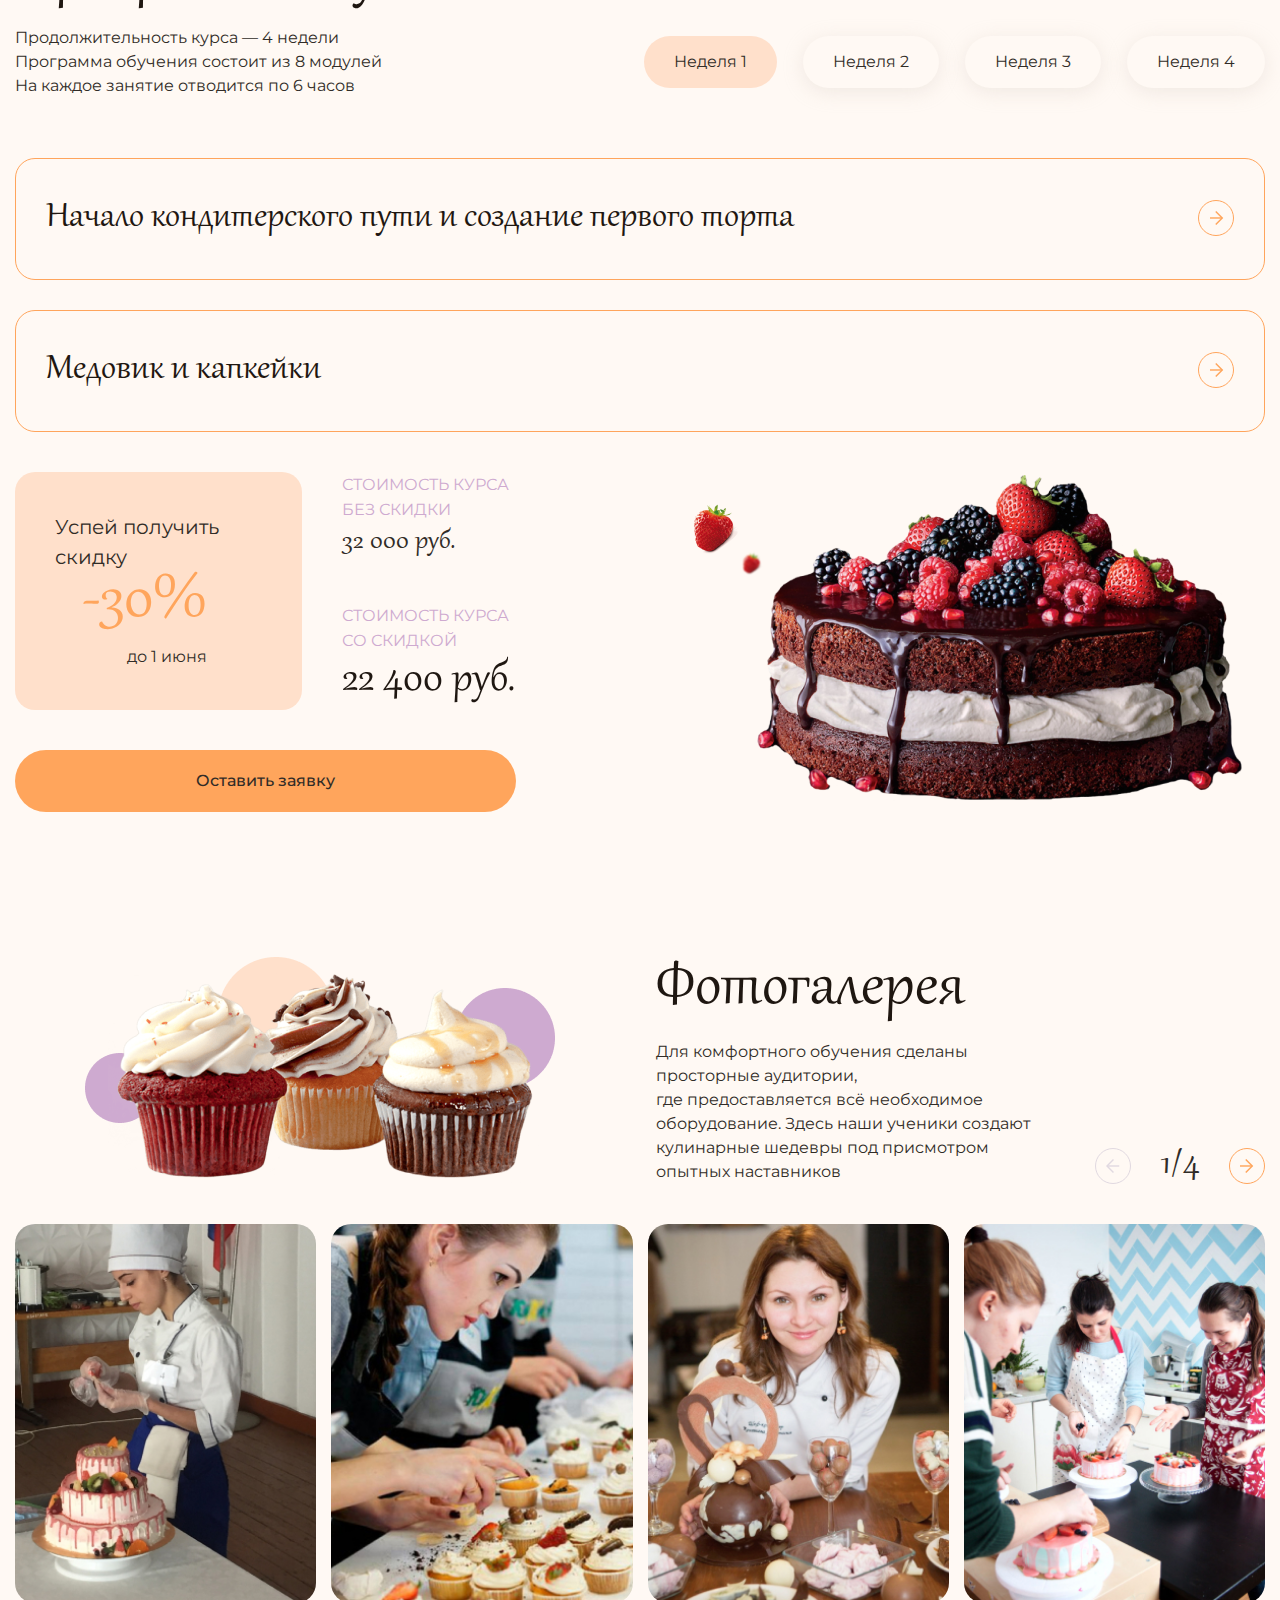
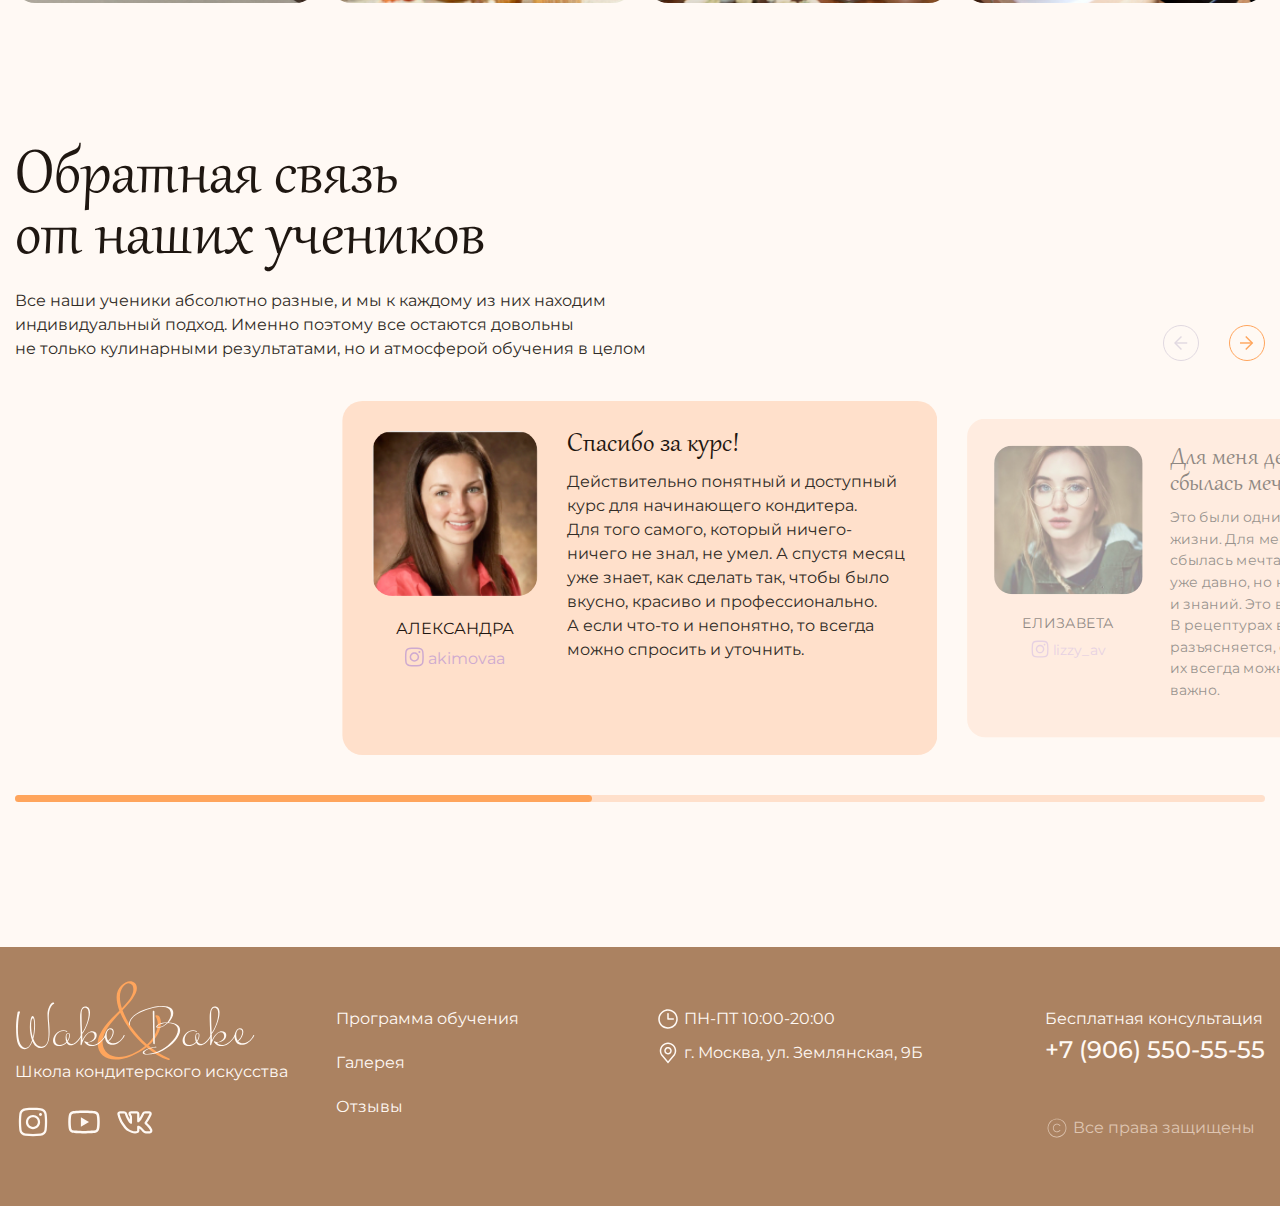
<file: дз-19/index.html>
<!DOCTYPE html>
<html lang="en">

<head>
    <meta charset="UTF-8">
    <meta http-equiv="X-UA-Compatible" content="IE=edge">
    <meta name="viewport" content="width=device-width, initial-scale=1.0">
    <title>Wake & Bake</title>
    <link href="css/swiper-bundle.min.css" rel="stylesheet">
    <link href="css/style.css" rel="stylesheet">
</head>

<body class="body">
    <div class="wrapper">
        <header class="header">
            <div class="header__top">
                <div class="container">
                    <div class="header__top-inner">
                        <a class="header__logo" href="#">
                            <img src="img/icons/logos/logo-dark.svg" alt="Логотип компании Wake & Bake">
                        </a>
                        <nav class="nav">
                            <ul class="nav__list">
                                <li class="nav__item">
                                    <a class="nav__link" href="#">
                                        Программа обучения
                                    </a>
                                </li>
                                <li class="nav__item">
                                    <a class="nav__link" href="#">
                                        Галерея
                                    </a>
                                </li>
                                <li class="nav__item">
                                    <a class="nav__link" href="#">
                                        Отзывы
                                    </a>
                                </li>
                                <li class="nav__item">
                                    <a class="nav__link" href="#">
                                        Контакты
                                    </a>
                                </li>
                            </ul>
                        </nav>
                        <a class="burger-icon" href="#">
                            <span></span>
                        </a>
                    </div>
                </div>
            </div>
            <section class="header__hero hero">
                <div class="container">
                    <div class="hero__inner">
                        <div class="hero__content">
                            <div class="hero__info">
                                <span>Старт</span>
                                <span>26.06.2023</span>
                            </div>
                            <h1 class="hero__title title">
                                Научись печь торты и десерты с нуля
                            </h1>
                            <p class="hero__text">
                                За 8 практических занятий ты получишь новые возможности для самореализации и любимое
                                дело
                            </p>
                            <div class="hero__img-conrol hero__img-conrol--mobile">
                                <a class="hero__img-button" data-fslightbox href="video/cake.mp4">
                                    <img src="img/icons/play.svg" alt="">
                                </a>
                                Посмотри, как готовятся наши торты
                            </div>
                            <a class="hero__button button" href="#">
                                Записаться на курс
                            </a>
                        </div>
                        <div class="hero__img">
                            <img src="img/content/girl.png" alt="Девушка с тортом в руках">
                            <div class="hero__img-conrol">
                                <a class="hero__img-button" data-fslightbox="video" href="video/cake.mp4">
                                    <img src="img/icons/play.svg" alt="">
                                </a>
                                Посмотри, как готовятся наши торты
                            </div>
                        </div>
                    </div>
                </div>
            </section>
        </header>
        <main class="main">

            <section class="main__about about">
                <div class="container">
                    <div class="about__inner">
                        <div class="about__img">
                            <img src="img/content/girl-2.jpg" alt="Девушка с тортом в руках">
                            <div class="about__img-conrol">
                                <a class="about__img-button" href="#">
                                    <img src="img/icons/gift.svg" alt="">
                                </a>
                                Нажми на подарок, чтобы получить наш фирменный рецепт
                            </div>
                        </div>
                        <div class="about__body">
                            <div class="about__heading">
                                <h2 class="about__title title">
                                    Наша школа —
                                </h2>
                                <p class="about__title-text">
                                    это уютный дом для начинающих кондитеров
                                </p>
                            </div>
                            <p class="about__text">
                                С нами ты погрузишься в удивительный мир кондитерского искусства, получишь новые знания
                                и профессиональные навыки! Обретёшь веру в свои силы, научишься приготовлению
                                разнообразных современных и классических десертов
                            </p>
                        </div>
                        <ul class="about__grid">
                            <li class="about__grid-item">
                                <div class="about__grid-img">
                                    <img src="img/icons/hat-2.svg" alt="">
                                </div>
                                <p class="about__grid-text">
                                    Живое общение с наставниками и одногруппниками
                                </p>
                            </li>
                            <li class="about__grid-item">
                                <div class="about__grid-img">
                                    <img src="img/icons/hat-2.svg" alt="">
                                </div>
                                <p class="about__grid-text">
                                    Предоставление всех необходимых материалов
                                </p>
                            </li>
                            <li class="about__grid-item">
                                <div class="about__grid-img">
                                    <img src="img/icons/hat-2.svg" alt="">
                                </div>
                                <p class="about__grid-text">
                                    Небольшие группы до 6 человек
                                </p>
                            </li>
                            <li class="about__grid-item">
                                <div class="about__grid-img">
                                    <img src="img/icons/hat-2.svg" alt="">
                                </div>
                                <p class="about__grid-text">
                                    Большие аудитории для обучения
                                </p>
                            </li>
                        </ul>
                    </div>
                </div>
            </section>

            <section class="main__program program">
                <div class="container">
                    <h2 class="program__title title">
                        Программа обучения
                    </h2>
                    <div class="program__top">
                        <p class="program__text">
                            Продолжительность курса — 4 недели
                            <br>
                            Программа обучения состоит из 8 модулей
                            <br>
                            На каждое занятие отводится по 6 часов
                        </p>
                        <ul class="tab-conrols">
                            <li class="tab-conrols__item">
                                <a class="tab-conrols__link tab-conrols__link--active" href="#tab1">
                                    Неделя 1
                                </a>
                            </li>
                            <li class="tab-conrols__item">
                                <a class="tab-conrols__link" href="#tab2">
                                    Неделя 2
                                </a>
                            </li>
                            <li class="tab-conrols__item">
                                <a class="tab-conrols__link" href="#tab3">
                                    Неделя 3
                                </a>
                            </li>
                            <li class="tab-conrols__item">
                                <a class="tab-conrols__link" href="#tab4">
                                    Неделя 4
                                </a>
                            </li>
                        </ul>
                    </div>
                    <div class="program__tab-content tab-content tab-content--show" id="tab1">
                        <ul class="accordion-list">
                            <li class="accordion-list__item">
                                <button class="accordion-list__control" type="button">
                                    <h3 class="accordion-list__control-title">
                                        Начало кондитерского пути и создание первого торта
                                    </h3>
                                    <div class="accordion-list__control-icon">
                                        <svg width="14" height="14" viewBox="0 0 14 14" fill="none"
                                            xmlns="http://www.w3.org/2000/svg">
                                            <path
                                                d="M5.25653 12.96L11.2325 6.984L5.25654 1.008L6.26454 -3.0528e-07L13.2485 6.984L6.26454 13.968L5.25653 12.96Z"
                                                fill="#FFA55C" />
                                            <path
                                                d="M12.2402 6.26465L12.2402 7.70465L0.000234839 7.70465L0.000234902 6.26465L12.2402 6.26465Z"
                                                fill="#FFA55C" />
                                        </svg>
                                    </div>
                                </button>
                                <div class="accordion-list__content">
                                    <div class="accordion-content">
                                        <div class="accordion-content__col">
                                            <h6 class="accordion-content__title">
                                                Теория:
                                            </h6>
                                            <ul class="accordion-content__list">
                                                <li class="accordion-content__item">
                                                    <div class="accordion-content__icon">
                                                        <img src="img/icons/hat-1.svg" alt="">
                                                    </div>
                                                    Организация рабочего места
                                                </li>
                                                <li class="accordion-content__item">
                                                    <div class="accordion-content__icon">
                                                        <img src="img/icons/hat-1.svg" alt="">
                                                    </div>
                                                    Подготовка необходимого инвентаря
                                                </li>
                                                <li class="accordion-content__item">
                                                    <div class="accordion-content__icon">
                                                        <img src="img/icons/hat-1.svg" alt="">
                                                    </div>
                                                    Выбор необходимых продуктов
                                                </li>
                                                <li class="accordion-content__item">
                                                    <div class="accordion-content__icon">
                                                        <img src="img/icons/hat-1.svg" alt="">
                                                    </div>
                                                    Советы по закупке необходимых продуктов и инвентаря
                                                </li>
                                                <li class="accordion-content__item">
                                                    <div class="accordion-content__icon">
                                                        <img src="img/icons/hat-1.svg" alt="">
                                                    </div>
                                                    Обзор хранения и заготовки сырья
                                                </li>
                                            </ul>
                                        </div>
                                        <div class="accordion-content__col">
                                            <h6 class="accordion-content__title">
                                                Практика:
                                            </h6>
                                            <p class="accordion-content__text">
                                                Испечёшь морковный торт с солёной карамелью
                                            </p>
                                        </div>
                                    </div>
                                </div>
                            </li>
                            <li class="accordion-list__item">
                                <button class="accordion-list__control" type="button">
                                    <h3 class="accordion-list__control-title">
                                        Медовик и капкейки
                                    </h3>
                                    <div class="accordion-list__control-icon">
                                        <svg width="14" height="14" viewBox="0 0 14 14" fill="none"
                                            xmlns="http://www.w3.org/2000/svg">
                                            <path
                                                d="M5.25653 12.96L11.2325 6.984L5.25654 1.008L6.26454 -3.0528e-07L13.2485 6.984L6.26454 13.968L5.25653 12.96Z"
                                                fill="#FFA55C" />
                                            <path
                                                d="M12.2402 6.26465L12.2402 7.70465L0.000234839 7.70465L0.000234902 6.26465L12.2402 6.26465Z"
                                                fill="#FFA55C" />
                                        </svg>
                                    </div>
                                </button>
                                <div class="accordion-list__content">
                                    <div class="accordion-content">
                                        <div class="accordion-content__col">
                                            <h6 class="accordion-content__title">
                                                Теория:
                                            </h6>
                                            <ul class="accordion-content__list">
                                                <li class="accordion-content__item">
                                                    <div class="accordion-content__icon">
                                                        <img src="img/icons/hat-1.svg" alt="">
                                                    </div>
                                                    Приготовление и украшение капкейков
                                                </li>
                                                <li class="accordion-content__item">
                                                    <div class="accordion-content__icon">
                                                        <img src="img/icons/hat-1.svg" alt="">
                                                    </div>
                                                    Изготовление крема и конфи
                                                </li>
                                                <li class="accordion-content__item">
                                                    <div class="accordion-content__icon">
                                                        <img src="img/icons/hat-1.svg" alt="">
                                                    </div>
                                                    Приготовление медовых коржей для торта
                                                </li>
                                                <li class="accordion-content__item">
                                                    <div class="accordion-content__icon">
                                                        <img src="img/icons/hat-1.svg" alt="">
                                                    </div>
                                                    Пропитка коржей и сборка торта
                                                </li>
                                            </ul>
                                        </div>
                                        <div class="accordion-content__col">
                                            <h6 class="accordion-content__title">
                                                Практика:
                                            </h6>
                                            <p class="accordion-content__text">
                                                Испечёшь капкейки, приготовишь крем и конфи, а также сделаешь своё
                                                первое пирожное — медовик
                                            </p>
                                        </div>
                                    </div>
                                </div>
                            </li>
                        </ul>
                    </div>
                    <div class="program__tab-content tab-content" id="tab2">
                        <ul class="accordion-list">
                            <li class="accordion-list__item">
                                <button class="accordion-list__control" type="button">
                                    <h3 class="accordion-list__control-title">
                                        Песочное тесто и чизкейк
                                    </h3>
                                    <div class="accordion-list__control-icon">
                                        <svg width="14" height="14" viewBox="0 0 14 14" fill="none"
                                            xmlns="http://www.w3.org/2000/svg">
                                            <path
                                                d="M5.25653 12.96L11.2325 6.984L5.25654 1.008L6.26454 -3.0528e-07L13.2485 6.984L6.26454 13.968L5.25653 12.96Z"
                                                fill="#FFA55C" />
                                            <path
                                                d="M12.2402 6.26465L12.2402 7.70465L0.000234839 7.70465L0.000234902 6.26465L12.2402 6.26465Z"
                                                fill="#FFA55C" />
                                        </svg>
                                    </div>
                                </button>
                                <div class="accordion-list__content">
                                    <div class="accordion-content">
                                        <div class="accordion-content__col">
                                            <h6 class="accordion-content__title">
                                                Теория:
                                            </h6>
                                            <ul class="accordion-content__list">
                                                <li class="accordion-content__item">
                                                    <div class="accordion-content__icon">
                                                        <img src="img/icons/hat-1.svg" alt="">
                                                    </div>
                                                    Приготовление песочного теста
                                                </li>
                                                <li class="accordion-content__item">
                                                    <div class="accordion-content__icon">
                                                        <img src="img/icons/hat-1.svg" alt="">
                                                    </div>
                                                    Тонкости в приготовлении меренги
                                                </li>
                                                <li class="accordion-content__item">
                                                    <div class="accordion-content__icon">
                                                        <img src="img/icons/hat-1.svg" alt="">
                                                    </div>
                                                    Изготовление заварного крема
                                                </li>
                                                <li class="accordion-content__item">
                                                    <div class="accordion-content__icon">
                                                        <img src="img/icons/hat-1.svg" alt="">
                                                    </div>
                                                    Выпечка тарталеток
                                                </li>
                                                <li class="accordion-content__item">
                                                    <div class="accordion-content__icon">
                                                        <img src="img/icons/hat-1.svg" alt="">
                                                    </div>
                                                    Приготовление нежного чизкейка
                                                </li>
                                            </ul>
                                        </div>
                                        <div class="accordion-content__col">
                                            <h6 class="accordion-content__title">
                                                Практика:
                                            </h6>
                                            <p class="accordion-content__text">
                                                Приготовишь меренги, сделаешь заварной крем для тарталеток и испечёшь
                                                свой первый чизкейк
                                            </p>
                                        </div>
                                    </div>
                                </div>
                            </li>
                            <li class="accordion-list__item">
                                <button class="accordion-list__control" type="button">
                                    <h3 class="accordion-list__control-title">
                                        Бисквиты
                                    </h3>
                                    <div class="accordion-list__control-icon">
                                        <svg width="14" height="14" viewBox="0 0 14 14" fill="none"
                                            xmlns="http://www.w3.org/2000/svg">
                                            <path
                                                d="M5.25653 12.96L11.2325 6.984L5.25654 1.008L6.26454 -3.0528e-07L13.2485 6.984L6.26454 13.968L5.25653 12.96Z"
                                                fill="#FFA55C" />
                                            <path
                                                d="M12.2402 6.26465L12.2402 7.70465L0.000234839 7.70465L0.000234902 6.26465L12.2402 6.26465Z"
                                                fill="#FFA55C" />
                                        </svg>
                                    </div>
                                </button>
                                <div class="accordion-list__content">
                                    <div class="accordion-content">
                                        <div class="accordion-content__col">
                                            <h6 class="accordion-content__title">
                                                Теория:
                                            </h6>
                                            <ul class="accordion-content__list">
                                                <li class="accordion-content__item">
                                                    <div class="accordion-content__icon">
                                                        <img src="img/icons/hat-1.svg" alt="">
                                                    </div>
                                                    Тонкости выпечки бисквитов
                                                </li>
                                                <li class="accordion-content__item">
                                                    <div class="accordion-content__icon">
                                                        <img src="img/icons/hat-1.svg" alt="">
                                                    </div>
                                                    Приготовление ванильного бисквита
                                                </li>
                                                <li class="accordion-content__item">
                                                    <div class="accordion-content__icon">
                                                        <img src="img/icons/hat-1.svg" alt="">
                                                    </div>
                                                    Приготовление фисташкового бисквита
                                                </li>
                                                <li class="accordion-content__item">
                                                    <div class="accordion-content__icon">
                                                        <img src="img/icons/hat-1.svg" alt="">
                                                    </div>
                                                    Приготовление шоколадного бисквита
                                                </li>
                                            </ul>
                                        </div>
                                        <div class="accordion-content__col">
                                            <h6 class="accordion-content__title">
                                                Практика:
                                            </h6>
                                            <p class="accordion-content__text">
                                                Отработаешь выпечку трёх бисквитов для будущих тортов
                                            </p>
                                        </div>
                                    </div>
                                </div>
                            </li>
                        </ul>
                    </div>
                    <div class="program__tab-content tab-content" id="tab3">
                        <ul class="accordion-list">
                            <li class="accordion-list__item">
                                <button class="accordion-list__control" type="button">
                                    <h3 class="accordion-list__control-title">
                                        Дрожжевое тесто
                                    </h3>
                                    <div class="accordion-list__control-icon">
                                        <svg width="14" height="14" viewBox="0 0 14 14" fill="none"
                                            xmlns="http://www.w3.org/2000/svg">
                                            <path
                                                d="M5.25653 12.96L11.2325 6.984L5.25654 1.008L6.26454 -3.0528e-07L13.2485 6.984L6.26454 13.968L5.25653 12.96Z"
                                                fill="#FFA55C" />
                                            <path
                                                d="M12.2402 6.26465L12.2402 7.70465L0.000234839 7.70465L0.000234902 6.26465L12.2402 6.26465Z"
                                                fill="#FFA55C" />
                                        </svg>
                                    </div>
                                </button>
                                <div class="accordion-list__content">
                                    <div class="accordion-content">
                                        <div class="accordion-content__col">
                                            <h6 class="accordion-content__title">
                                                Теория:
                                            </h6>
                                            <ul class="accordion-content__list">
                                                <li class="accordion-content__item">
                                                    <div class="accordion-content__icon">
                                                        <img src="img/icons/hat-1.svg" alt="">
                                                    </div>
                                                    Технология приготовления дрожжевого теста: тонкости и советы
                                                </li>
                                                <li class="accordion-content__item">
                                                    <div class="accordion-content__icon">
                                                        <img src="img/icons/hat-1.svg" alt="">
                                                    </div>
                                                    Приготовление песочного теста
                                                </li>
                                                <li class="accordion-content__item">
                                                    <div class="accordion-content__icon">
                                                        <img src="img/icons/hat-1.svg" alt="">
                                                    </div>
                                                    Рецептурные нюансы
                                                </li>
                                            </ul>
                                        </div>
                                        <div class="accordion-content__col">
                                            <h6 class="accordion-content__title">
                                                Практика:
                                            </h6>
                                            <p class="accordion-content__text">
                                                Приготовишь заготовку для торта
                                            </p>
                                        </div>
                                    </div>
                                </div>
                            </li>
                            <li class="accordion-list__item">
                                <button class="accordion-list__control" type="button">
                                    <h3 class="accordion-list__control-title">
                                        Работа с кремами
                                    </h3>
                                    <div class="accordion-list__control-icon">
                                        <svg width="14" height="14" viewBox="0 0 14 14" fill="none"
                                            xmlns="http://www.w3.org/2000/svg">
                                            <path
                                                d="M5.25653 12.96L11.2325 6.984L5.25654 1.008L6.26454 -3.0528e-07L13.2485 6.984L6.26454 13.968L5.25653 12.96Z"
                                                fill="#FFA55C" />
                                            <path
                                                d="M12.2402 6.26465L12.2402 7.70465L0.000234839 7.70465L0.000234902 6.26465L12.2402 6.26465Z"
                                                fill="#FFA55C" />
                                        </svg>
                                    </div>
                                </button>
                                <div class="accordion-list__content">
                                    <div class="accordion-content">
                                        <div class="accordion-content__col">
                                            <h6 class="accordion-content__title">
                                                Теория:
                                            </h6>
                                            <ul class="accordion-content__list">
                                                <li class="accordion-content__item">
                                                    <div class="accordion-content__icon">
                                                        <img src="img/icons/hat-1.svg" alt="">
                                                    </div>
                                                    Приготовление кремов: ганаши, кремю
                                                </li>
                                                <li class="accordion-content__item">
                                                    <div class="accordion-content__icon">
                                                        <img src="img/icons/hat-1.svg" alt="">
                                                    </div>
                                                    Создание заварного теста
                                                </li>
                                                <li class="accordion-content__item">
                                                    <div class="accordion-content__icon">
                                                        <img src="img/icons/hat-1.svg" alt="">
                                                    </div>
                                                    Приготовление профитролей и нескольких видов кремов
                                                </li>
                                            </ul>
                                        </div>
                                        <div class="accordion-content__col">
                                            <h6 class="accordion-content__title">
                                                Практика:
                                            </h6>
                                            <p class="accordion-content__text">
                                                Приготовишь профитроли и несколько видов кремов
                                            </p>
                                        </div>
                                    </div>
                                </div>
                            </li>
                        </ul>
                    </div>
                    <div class="program__tab-content tab-content" id="tab4">
                        <ul class="accordion-list">
                            <li class="accordion-list__item">
                                <button class="accordion-list__control" type="button">
                                    <h3 class="accordion-list__control-title">
                                        Mille-feuille, или Наполеон
                                    </h3>
                                    <div class="accordion-list__control-icon">
                                        <svg width="14" height="14" viewBox="0 0 14 14" fill="none"
                                            xmlns="http://www.w3.org/2000/svg">
                                            <path
                                                d="M5.25653 12.96L11.2325 6.984L5.25654 1.008L6.26454 -3.0528e-07L13.2485 6.984L6.26454 13.968L5.25653 12.96Z"
                                                fill="#FFA55C" />
                                            <path
                                                d="M12.2402 6.26465L12.2402 7.70465L0.000234839 7.70465L0.000234902 6.26465L12.2402 6.26465Z"
                                                fill="#FFA55C" />
                                        </svg>
                                    </div>
                                </button>
                                <div class="accordion-list__content">
                                    <div class="accordion-content">
                                        <div class="accordion-content__col">
                                            <h6 class="accordion-content__title">
                                                Теория:
                                            </h6>
                                            <ul class="accordion-content__list">
                                                <li class="accordion-content__item">
                                                    <div class="accordion-content__icon">
                                                        <img src="img/icons/hat-1.svg" alt="">
                                                    </div>
                                                    Приготовление слоёного теста
                                                </li>
                                                <li class="accordion-content__item">
                                                    <div class="accordion-content__icon">
                                                        <img src="img/icons/hat-1.svg" alt="">
                                                    </div>
                                                    Рецептура и создание крема дипломат
                                                </li>
                                                <li class="accordion-content__item">
                                                    <div class="accordion-content__icon">
                                                        <img src="img/icons/hat-1.svg" alt="">
                                                    </div>
                                                    Приготовление французского морковного десерта
                                                </li>
                                            </ul>
                                        </div>
                                        <div class="accordion-content__col">
                                            <h6 class="accordion-content__title">
                                                Практика:
                                            </h6>
                                            <p class="accordion-content__text">
                                                Испечёте торт «Наполеон» и приготовите необычный морковный десерт
                                            </p>
                                        </div>
                                    </div>
                                </div>
                            </li>
                            <li class="accordion-list__item">
                                <button class="accordion-list__control" type="button">
                                    <h3 class="accordion-list__control-title">
                                        Завершение курса
                                    </h3>
                                    <div class="accordion-list__control-icon">
                                        <svg width="14" height="14" viewBox="0 0 14 14" fill="none"
                                            xmlns="http://www.w3.org/2000/svg">
                                            <path
                                                d="M5.25653 12.96L11.2325 6.984L5.25654 1.008L6.26454 -3.0528e-07L13.2485 6.984L6.26454 13.968L5.25653 12.96Z"
                                                fill="#FFA55C" />
                                            <path
                                                d="M12.2402 6.26465L12.2402 7.70465L0.000234839 7.70465L0.000234902 6.26465L12.2402 6.26465Z"
                                                fill="#FFA55C" />
                                        </svg>
                                    </div>
                                </button>
                                <div class="accordion-list__content">
                                    <div class="accordion-content">
                                        <div class="accordion-content__col">
                                            <h6 class="accordion-content__title">
                                                Теория:
                                            </h6>
                                            <ul class="accordion-content__list">
                                                <li class="accordion-content__item">
                                                    <div class="accordion-content__icon">
                                                        <img src="img/icons/hat-1.svg" alt="">
                                                    </div>
                                                    Работа кондитера на заказ
                                                </li>
                                                <li class="accordion-content__item">
                                                    <div class="accordion-content__icon">
                                                        <img src="img/icons/hat-1.svg" alt="">
                                                    </div>
                                                    Применение знаний о технологии выпечки к другим рецептам
                                                </li>
                                                <li class="accordion-content__item">
                                                    <div class="accordion-content__icon">
                                                        <img src="img/icons/hat-1.svg" alt="">
                                                    </div>
                                                    Разработка собственных рецептов
                                                </li>
                                            </ul>
                                        </div>
                                        <div class="accordion-content__col">
                                            <h6 class="accordion-content__title">
                                                Практика:
                                            </h6>
                                            <p class="accordion-content__text">
                                                Самостоятельно, без наставника испечёте торт на ваш выбор
                                            </p>
                                        </div>
                                    </div>
                                </div>
                            </li>
                        </ul>
                    </div>
                    <div class="program__bottom">
                        <div class="program__action">
                            <div class="program__discount">
                                Успей получить скидку
                                <div class="program__discount-value">
                                    -30%
                                </div>
                                <span>до 1 июня</span>
                            </div>
                            <div class="program__price">
                                <div class="program__price-text">
                                    Стоимость курса без скидки
                                </div>
                                <div class="program__price-value">
                                    32 000 руб.
                                </div>
                            </div>
                            <div class="program__price">
                                <div class="program__price-text">
                                    Стоимость курса со скидкой
                                </div>
                                <div class="program__price-value program__price-value--big">
                                    22 400 руб.
                                </div>
                            </div>
                            <a class="program__button button" href="#">
                                Оставить заявку
                            </a>
                        </div>
                        <div class="program__img">
                            <img src="img/decor/cake.png" alt="">
                        </div>
                    </div>
                </div>
            </section>

            <section class="main__gallery gallery">
                <div class="container">
                    <div class="gallery__inner">
                        <div class="gallery__img">
                            <img src="img/decor/cupcakes.png" alt="">
                        </div>
                        <div class="gallery__content">
                            <div class="gallery__info">
                                <h2 class="gallery__title title">
                                    Фотогалерея
                                </h2>
                                <p class="gallery__text">
                                    Для комфортного обучения сделаны просторные аудитории, где предоставляется
                                    всё необходимое оборудование. Здесь наши ученики создают кулинарные шедевры
                                    под присмотром опытных наставников
                                </p>
                            </div>
                            <div class="gallery__nav">
                                <button class="gallery__prev" type="button">
                                    <svg width="14" height="14" viewBox="0 0 14 14" fill="none"
                                        xmlns="http://www.w3.org/2000/svg">
                                        <path
                                            d="M7.992 1.00777L2.016 6.98377L7.992 12.9598L6.984 13.9678L-3.0528e-07 6.98377L6.984 -0.000227365L7.992 1.00777Z"
                                            fill="#FFA55C" />
                                        <path
                                            d="M1.0083 7.70312L1.0083 6.26313L13.2483 6.26312L13.2483 7.70312L1.0083 7.70312Z"
                                            fill="#FFA55C" />
                                    </svg>
                                </button>
                                <div class="gallery__pagination"></div>
                                <button class="gallery__next" type="button">
                                    <svg width="14" height="14" viewBox="0 0 14 14" fill="none"
                                        xmlns="http://www.w3.org/2000/svg">
                                        <path
                                            d="M5.25653 12.96L11.2325 6.984L5.25654 1.008L6.26454 -3.0528e-07L13.2485 6.984L6.26454 13.968L5.25653 12.96Z"
                                            fill="#FFA55C" />
                                        <path
                                            d="M12.2402 6.26465L12.2402 7.70465L0.000234839 7.70465L0.000234902 6.26465L12.2402 6.26465Z"
                                            fill="#FFA55C" />
                                    </svg>
                                </button>
                            </div>
                        </div>
                    </div>
                    <div class="gallery__slider swiper">
                        <div class="gallery__wrapper swiper-wrapper">
                            <a class="gallery__slide swiper-slide" data-fslightbox="gallery"
                                href="img/content/gallery/1.jpg">
                                <img src="img/content/gallery/1.jpg" alt="">
                            </a>
                            <a class="gallery__slide swiper-slide" data-fslightbox="gallery"
                                href="img/content/gallery/2.jpg">
                                <img src="img/content/gallery/2.jpg" alt="">
                            </a>
                            <a class="gallery__slide swiper-slide" data-fslightbox="gallery"
                                href="img/content/gallery/3.jpg">
                                <img src="img/content/gallery/3.jpg" alt="">
                            </a>
                            <a class="gallery__slide swiper-slide" data-fslightbox="gallery"
                                href="img/content/gallery/4.jpg">
                                <img src="img/content/gallery/4.jpg" alt="">
                            </a>
                            <a class="gallery__slide swiper-slide" data-fslightbox="gallery"
                                href="img/content/gallery/3.jpg">
                                <img src="img/content/gallery/3.jpg" alt="">
                            </a>
                            <a class="gallery__slide swiper-slide" data-fslightbox="gallery"
                                href="img/content/gallery/4.jpg">
                                <img src="img/content/gallery/4.jpg" alt="">
                            </a>
                            <a class="gallery__slide swiper-slide" data-fslightbox="gallery"
                                href="img/content/gallery/3.jpg">
                                <img src="img/content/gallery/3.jpg" alt="">
                            </a>
                        </div>
                    </div>
                </div>
            </section>

            <section class="main__testimonials testimonials">
                <div class="container">
                    <div class="testimonials__inner">
                        <div class="testimonials__info">
                            <h2 class="testimonials__title title">
                                Обратная связь от наших учеников
                            </h2>
                            <p class="testimonials__text">
                                Все наши ученики абсолютно разные, и мы к каждому из них находим индивидуальный подход.
                                Именно поэтому все остаются довольны не только кулинарными результатами, но и атмосферой
                                обучения в целом
                            </p>
                        </div>
                        <div class="testimonials__nav">
                            <button class="testimonials__prev" type="button">
                                <svg width="14" height="14" viewBox="0 0 14 14" fill="none"
                                    xmlns="http://www.w3.org/2000/svg">
                                    <path
                                        d="M7.992 1.00777L2.016 6.98377L7.992 12.9598L6.984 13.9678L-3.0528e-07 6.98377L6.984 -0.000227365L7.992 1.00777Z"
                                        fill="#FFA55C" />
                                    <path
                                        d="M1.0083 7.70312L1.0083 6.26313L13.2483 6.26312L13.2483 7.70312L1.0083 7.70312Z"
                                        fill="#FFA55C" />
                                </svg>
                            </button>
                            <button class="testimonials__next" type="button">
                                <svg width="14" height="14" viewBox="0 0 14 14" fill="none"
                                    xmlns="http://www.w3.org/2000/svg">
                                    <path
                                        d="M5.25653 12.96L11.2325 6.984L5.25654 1.008L6.26454 -3.0528e-07L13.2485 6.984L6.26454 13.968L5.25653 12.96Z"
                                        fill="#FFA55C" />
                                    <path
                                        d="M12.2402 6.26465L12.2402 7.70465L0.000234839 7.70465L0.000234902 6.26465L12.2402 6.26465Z"
                                        fill="#FFA55C" />
                                </svg>
                            </button>
                        </div>
                    </div>
                    <div class="testimonials__slider swiper">
                        <div class="testimonials__wrapper swiper-wrapper">
                            <div class="testimonials__slide swiper-slide">
                                <div class="testimonials__student">
                                    <div class="testimonials__student-img">
                                        <img src="img/content/testimonials/1.jpg" alt="">
                                    </div>
                                    <div class="testimonials__student-name">
                                        Александра
                                    </div>
                                    <div class="testimonials__student-inst">
                                        <img src="img/icons/socials/inst-2.svg" alt="">
                                        akimovaa
                                    </div>
                                </div>
                                <blockquote class="testimonials__quote">
                                    <span>
                                        Спасибо за курс!
                                    </span>
                                    Действительно понятный и доступный курс для начинающего кондитера. Для того самого,
                                    который ничего-ничего не знал, не умел. А спустя месяц уже знает, как сделать так,
                                    чтобы было вкусно, красиво и профессионально. А если что-то и непонятно, то всегда
                                    можно спросить и уточнить.
                                </blockquote>
                            </div>
                            <div class="testimonials__slide swiper-slide">
                                <div class="testimonials__student">
                                    <div class="testimonials__student-img">
                                        <img src="img/content/testimonials/2.jpg" alt="">
                                    </div>
                                    <div class="testimonials__student-name">
                                        Елизавета
                                    </div>
                                    <div class="testimonials__student-inst">
                                        <img src="img/icons/socials/inst-2.svg" alt="">
                                        lizzy_av
                                    </div>
                                </div>
                                <blockquote class="testimonials__quote">
                                    <span>
                                        Для меня действительно сбылась мечта!
                                    </span>
                                    Это были одни из лучших месяцев моей жизни. Для меня действительно сбылась мечта,
                                    к которой я шла уже давно, но не хватало опыта и знаний. Это все дала мне ваша
                                    школа. В рецептурах все довольно понятно разъясняется, если есть вопросы, их всегда
                                    можно задать, что не мало важно.
                                </blockquote>
                            </div>
                            <div class="testimonials__slide swiper-slide">
                                <div class="testimonials__student">
                                    <div class="testimonials__student-img">
                                        <img src="img/content/testimonials/3.jpg" alt="">
                                    </div>
                                    <div class="testimonials__student-name">
                                        игорь
                                    </div>
                                    <div class="testimonials__student-inst">
                                        <img src="img/icons/socials/inst-2.svg" alt="">
                                        igor_sverlovskii
                                    </div>
                                </div>
                                <blockquote class="testimonials__quote">
                                    <span>
                                        Здесь я узнал много чего нового!
                                    </span>
                                    Спасибо большое Wake & Bake за такой курс! Здесь я узнал много чего нового для меня!
                                    Курс очень хороший, захватывает самые актуальные темы для кондитера! Мне понравилось
                                    что всегда была поддержка не только со стороны куратора
                                    но и таких же учеников-кондитеров как и я. Мне прям аж будет не хватать всего этого.
                                </blockquote>
                            </div>
                            <div class="testimonials__slide swiper-slide">
                                <div class="testimonials__student">
                                    <div class="testimonials__student-img">
                                        <img src="img/content/testimonials/2.jpg" alt="">
                                    </div>
                                    <div class="testimonials__student-name">
                                        Елизавета
                                    </div>
                                    <div class="testimonials__student-inst">
                                        <img src="img/icons/socials/inst-2.svg" alt="">
                                        lizzy_av
                                    </div>
                                </div>
                                <blockquote class="testimonials__quote">
                                    <span>
                                        Для меня действительно сбылась мечта!
                                    </span>
                                    Это были одни из лучших месяцев моей жизни. Для меня действительно сбылась мечта,
                                    к которой я шла уже давно, но не хватало опыта и знаний. Это все дала мне ваша
                                    школа. В рецептурах все довольно понятно разъясняется, если есть вопросы, их всегда
                                    можно задать, что не мало важно.
                                </blockquote>
                            </div>
                        </div>
                        <div class="testimonials__scrollbar swiper-scrollbar"></div>
                    </div>
                </div>
            </section>

        </main>
        <footer class="footer">
            <div class="container">
                <div class="footer__inner">
                    <div class="footer__col">
                        <a class="footer__logo" href="#">
                            <img src="img/icons/logos/logo-light.svg" alt="Логотип компании Wake & Bake">
                        </a>
                        <p class="footer__logo-text">
                            Школа кондитерского искусства
                        </p>
                        <address class="socials">
                            <ul class="socials__list">
                                <li class="socials__item">
                                    <a class="socials__link" href="#">
                                        <svg width="36" height="36" viewBox="0 0 36 36" fill="none"
                                            xmlns="http://www.w3.org/2000/svg">
                                            <path
                                                d="M24 10.5C24 10.1022 24.158 9.72064 24.4393 9.43934C24.7206 9.15804 25.1022 9 25.5 9C25.8978 9 26.2794 9.15804 26.5607 9.43934C26.842 9.72064 27 10.1022 27 10.5C27 10.8978 26.842 11.2794 26.5607 11.5607C26.2794 11.842 25.8978 12 25.5 12C25.1022 12 24.7206 11.842 24.4393 11.5607C24.158 11.2794 24 10.8978 24 10.5Z"
                                                fill="#FFF9F4" />
                                            <path fill-rule="evenodd" clip-rule="evenodd"
                                                d="M18 10.875C16.1103 10.875 14.2981 11.6257 12.9619 12.9619C11.6257 14.2981 10.875 16.1103 10.875 18C10.875 19.8897 11.6257 21.7019 12.9619 23.0381C14.2981 24.3743 16.1103 25.125 18 25.125C19.8897 25.125 21.7019 24.3743 23.0381 23.0381C24.3743 21.7019 25.125 19.8897 25.125 18C25.125 16.1103 24.3743 14.2981 23.0381 12.9619C21.7019 11.6257 19.8897 10.875 18 10.875ZM13.125 18C13.125 16.7071 13.6386 15.4671 14.5529 14.5529C15.4671 13.6386 16.7071 13.125 18 13.125C19.2929 13.125 20.5329 13.6386 21.4471 14.5529C22.3614 15.4671 22.875 16.7071 22.875 18C22.875 19.2929 22.3614 20.5329 21.4471 21.4471C20.5329 22.3614 19.2929 22.875 18 22.875C16.7071 22.875 15.4671 22.3614 14.5529 21.4471C13.6386 20.5329 13.125 19.2929 13.125 18Z"
                                                fill="#FFF9F4" />
                                            <path fill-rule="evenodd" clip-rule="evenodd"
                                                d="M25.8871 4.24833C20.6451 3.66722 15.355 3.66722 10.1131 4.24833C7.09508 4.58583 4.65758 6.96333 4.30358 9.99633C3.68168 15.3132 3.68168 20.6845 4.30358 26.0013C4.65758 29.0343 7.09358 31.4118 10.1131 31.7493C15.3551 32.3298 20.6451 32.3298 25.8871 31.7493C28.9051 31.4118 31.3426 29.0343 31.6966 26.0013C32.3186 20.6845 32.3186 15.3132 31.6966 9.99633C31.3426 6.96333 28.9066 4.58583 25.8871 4.24833ZM10.3621 6.48333C15.4385 5.92064 20.5616 5.92064 25.6381 6.48333C27.6331 6.70833 29.2306 8.28183 29.4631 10.2588C30.0645 15.4013 30.0645 20.5964 29.4631 25.7388C29.3428 26.7064 28.8999 27.6052 28.2058 28.29C27.5118 28.9747 26.6072 29.4056 25.6381 29.5128C20.5616 30.0756 15.4385 30.0756 10.3621 29.5128C9.39299 29.4056 8.48836 28.9747 7.79432 28.29C7.10027 27.6052 6.65734 26.7064 6.53708 25.7388C5.93566 20.5964 5.93566 15.4013 6.53708 10.2588C6.65734 9.29127 7.10027 8.3925 7.79432 7.70771C8.48836 7.02292 9.39299 6.59059 10.3621 6.48333Z"
                                                fill="#FFF9F4" />
                                        </svg>
                                    </a>
                                </li>
                                <li class="socials__item">
                                    <a class="socials__link" href="#">
                                        <svg width="36" height="36" viewBox="0 0 36 36" fill="none"
                                            xmlns="http://www.w3.org/2000/svg">
                                            <path
                                                d="M33.75 17.902C33.75 17.8246 33.75 17.7367 33.7465 17.6348C33.743 17.35 33.7359 17.0301 33.7289 16.6891C33.7008 15.7082 33.6516 14.7309 33.5742 13.8098C33.4688 12.5406 33.3141 11.4824 33.1031 10.6879C32.8805 9.85873 32.4442 9.10251 31.8377 8.49483C31.2313 7.88715 30.476 7.44928 29.6473 7.225C28.6523 6.95781 26.7047 6.79258 23.9625 6.69062C22.6582 6.64141 21.2625 6.60977 19.8668 6.59219C19.3781 6.58516 18.9246 6.58164 18.5168 6.57812H17.4832C17.0754 6.58164 16.6219 6.58516 16.1332 6.59219C14.7375 6.60977 13.3418 6.64141 12.0375 6.69062C9.29531 6.79609 7.34414 6.96133 6.35273 7.225C5.52375 7.44873 4.76813 7.88641 4.1616 8.49418C3.55507 9.10195 3.11892 9.85846 2.89688 10.6879C2.68242 11.4824 2.53125 12.5406 2.42578 13.8098C2.34844 14.7309 2.29922 15.7082 2.27109 16.6891C2.26055 17.0301 2.25703 17.35 2.25352 17.6348C2.25352 17.7367 2.25 17.8246 2.25 17.902V18.0988C2.25 18.1762 2.25 18.2641 2.25352 18.366C2.25703 18.6508 2.26406 18.9707 2.27109 19.3117C2.29922 20.2926 2.34844 21.2699 2.42578 22.191C2.53125 23.4602 2.68594 24.5184 2.89688 25.3129C3.34688 26.9969 4.66875 28.3258 6.35273 28.7758C7.34414 29.043 9.29531 29.2082 12.0375 29.3102C13.3418 29.3594 14.7375 29.391 16.1332 29.4086C16.6219 29.4156 17.0754 29.4191 17.4832 29.4227H18.5168C18.9246 29.4191 19.3781 29.4156 19.8668 29.4086C21.2625 29.391 22.6582 29.3594 23.9625 29.3102C26.7047 29.2047 28.6559 29.0395 29.6473 28.7758C31.3312 28.3258 32.6531 27.0004 33.1031 25.3129C33.3176 24.5184 33.4688 23.4602 33.5742 22.191C33.6516 21.2699 33.7008 20.2926 33.7289 19.3117C33.7395 18.9707 33.743 18.6508 33.7465 18.366C33.7465 18.2641 33.75 18.1762 33.75 18.0988V17.902ZM31.2188 18.0848C31.2188 18.1586 31.2188 18.2395 31.2152 18.3344C31.2117 18.6086 31.2047 18.9109 31.1977 19.2379C31.173 20.173 31.1238 21.1082 31.05 21.9766C30.9551 23.1086 30.8215 24.0367 30.6562 24.659C30.4383 25.4711 29.7984 26.1145 28.9898 26.3289C28.2516 26.5258 26.3918 26.684 23.8641 26.7789C22.5844 26.8281 21.2062 26.8598 19.8316 26.8773C19.35 26.8844 18.9035 26.8879 18.5027 26.8879H17.4973L16.1684 26.8773C14.7937 26.8598 13.4191 26.8281 12.1359 26.7789C9.6082 26.6805 7.74492 26.5258 7.01016 26.3289C6.20156 26.1109 5.56172 25.4711 5.34375 24.659C5.17852 24.0367 5.04492 23.1086 4.95 21.9766C4.87617 21.1082 4.83047 20.173 4.80234 19.2379C4.7918 18.9109 4.78828 18.6051 4.78477 18.3344C4.78477 18.2395 4.78125 18.1551 4.78125 18.0848V17.916C4.78125 17.8422 4.78125 17.7613 4.78477 17.6664C4.78828 17.3922 4.79531 17.0898 4.80234 16.7629C4.82695 15.8277 4.87617 14.8926 4.95 14.0242C5.04492 12.8922 5.17852 11.9641 5.34375 11.3418C5.56172 10.5297 6.20156 9.88633 7.01016 9.67188C7.74844 9.475 9.6082 9.3168 12.1359 9.22187C13.4156 9.17266 14.7937 9.14102 16.1684 9.12344C16.65 9.11641 17.0965 9.11289 17.4973 9.11289H18.5027L19.8316 9.12344C21.2062 9.14102 22.5809 9.17266 23.8641 9.22187C26.3918 9.32031 28.2551 9.475 28.9898 9.67188C29.7984 9.88984 30.4383 10.5297 30.6562 11.3418C30.8215 11.9641 30.9551 12.8922 31.05 14.0242C31.1238 14.8926 31.1695 15.8277 31.1977 16.7629C31.2082 17.0898 31.2117 17.3957 31.2152 17.6664C31.2152 17.7613 31.2188 17.8457 31.2188 17.916V18.0848ZM14.8711 22.7113L23.0273 17.9652L14.8711 13.2895V22.7113Z"
                                                fill="#FFF9F4" />
                                        </svg>
                                    </a>
                                </li>
                                <li class="socials__item">
                                    <a class="socials__link" href="#">
                                        <svg width="36" height="36" viewBox="0 0 36 36" fill="none"
                                            xmlns="http://www.w3.org/2000/svg">
                                            <path fill-rule="evenodd" clip-rule="evenodd"
                                                d="M35.1075 25.2974C34.2915 23.6541 33.2163 22.1529 31.923 20.8514C31.4905 20.3626 31.0376 19.8922 30.5655 19.4414L30.5085 19.3859C30.3332 19.2157 30.1602 19.0432 29.9895 18.8684C31.7574 16.4101 33.2702 13.778 34.5045 11.0129L34.554 10.9019L34.5885 10.7849C34.752 10.2404 34.938 9.20545 34.278 8.26945C33.594 7.30345 32.5005 7.12945 31.767 7.12945H28.3965C27.6908 7.09729 26.9929 7.2892 26.4029 7.67771C25.8128 8.06623 25.3608 8.63143 25.1115 9.29245C24.3861 11.0199 23.478 12.6648 22.4025 14.1989V10.2494C22.4025 9.73945 22.3545 8.88445 21.807 8.16445C21.153 7.30045 20.2065 7.12945 19.5495 7.12945H14.2005C13.5025 7.11339 12.8251 7.36639 12.3085 7.83606C11.7919 8.30573 11.4758 8.95609 11.4255 9.65245L11.421 9.71995V9.78745C11.421 10.5149 11.709 11.0519 11.94 11.3894C12.0435 11.5409 12.153 11.6789 12.2235 11.7659L12.2385 11.7854C12.3135 11.8784 12.363 11.9399 12.4125 12.0089C12.5445 12.1859 12.732 12.4619 12.786 13.1729V15.3824C11.7123 13.5844 10.8319 11.6778 10.1595 9.69445L10.1475 9.66145L10.1355 9.62995C9.9525 9.15145 9.66 8.45545 9.0735 7.92445C8.3895 7.30195 7.5795 7.12945 6.843 7.12945H3.423C2.6775 7.12945 1.779 7.30345 1.1085 8.00995C0.45 8.70595 0.375 9.53995 0.375 9.98095V10.1819L0.417 10.3769C1.36395 14.7731 3.31535 18.8905 6.1185 22.4069C7.40006 24.4279 9.13993 26.1184 11.197 27.3412C13.254 28.564 15.5703 29.2847 17.958 29.4449L18.0195 29.4494H18.0825C19.1715 29.4494 20.307 29.3549 21.1605 28.7864C22.311 28.0184 22.4025 26.841 22.4025 26.2529V24.5459C22.698 24.7859 23.064 25.1069 23.5125 25.5389C24.0555 26.0819 24.4875 26.5529 24.858 26.9639L25.056 27.1829C25.344 27.5039 25.6275 27.8204 25.8855 28.0799C26.2095 28.4054 26.61 28.7639 27.111 29.0294C27.6555 29.3159 28.227 29.4464 28.833 29.4464H32.2545C32.976 29.4464 34.0095 29.2754 34.737 28.4324C35.529 27.5144 35.469 26.3879 35.22 25.5794L35.175 25.4339L35.1075 25.2974ZM26.5275 25.4564C26.0626 24.9368 25.5839 24.4296 25.092 23.9354L25.0875 23.9309C23.052 21.9689 22.1025 21.6284 21.4305 21.6284C21.072 21.6284 20.6775 21.6674 20.421 21.9884C20.3055 22.1416 20.2298 22.3209 20.2005 22.5104C20.1643 22.7305 20.1483 22.9535 20.1525 23.1764V26.2529C20.1525 26.6354 20.0895 26.7959 19.9125 26.9129C19.677 27.0704 19.1745 27.1979 18.096 27.1979C16.0473 27.0585 14.061 26.4349 12.3003 25.3783C10.5396 24.3216 9.05478 22.8622 7.968 21.1199L7.956 21.1004L7.941 21.0824C5.32967 17.8322 3.50977 14.0193 2.625 9.94495C2.631 9.74995 2.673 9.63145 2.742 9.55945C2.8125 9.48445 2.985 9.37945 3.423 9.37945H6.843C7.2225 9.37945 7.4205 9.46345 7.563 9.59095C7.722 9.73795 7.863 9.98545 8.031 10.4264C8.871 12.8954 10.005 15.2054 11.0805 16.9019C11.6175 17.7509 12.1455 18.4574 12.6225 18.9569C12.861 19.2059 13.0935 19.4129 13.317 19.5599C13.5315 19.7009 13.776 19.8134 14.028 19.8134C14.16 19.8134 14.3145 19.7984 14.463 19.7339C14.6234 19.6631 14.7554 19.5406 14.838 19.3859C14.9925 19.1039 15.036 18.6884 15.036 18.1439V13.0844C14.9565 11.8574 14.586 11.1659 14.226 10.6754C14.1531 10.5773 14.0781 10.4808 14.001 10.3859L13.9815 10.3619C13.9175 10.2843 13.8565 10.2042 13.7985 10.1219C13.7247 10.0302 13.6802 9.91834 13.671 9.80095C13.6828 9.68175 13.7396 9.57156 13.83 9.49293C13.9203 9.41429 14.0373 9.37316 14.157 9.37795H19.5495C19.8585 9.37795 19.962 9.45295 20.0145 9.52345C20.0895 9.62095 20.1525 9.82345 20.1525 10.2494V17.0414C20.1525 17.8484 20.5245 18.3944 21.0645 18.3944C21.6855 18.3944 22.134 18.0179 22.917 17.2349L22.9305 17.2199L22.9425 17.2064C24.699 15.0649 26.134 12.6788 27.2025 10.1234L27.2085 10.1054C27.2888 9.87968 27.4407 9.68637 27.6411 9.55502C27.8416 9.42366 28.0794 9.36148 28.3185 9.37795H31.7685C32.2365 9.37795 32.3895 9.49795 32.4405 9.56845C32.493 9.64345 32.5305 9.80395 32.4405 10.1189C31.2084 12.8735 29.6852 15.4883 27.897 17.9189L27.885 17.9369C27.7125 18.2024 27.522 18.4964 27.495 18.8324C27.465 19.1954 27.621 19.5239 27.8955 19.8779C28.095 20.1719 28.5075 20.5754 28.926 20.9849L28.965 21.0239C29.403 21.4529 29.8785 21.9179 30.2595 22.3679L30.27 22.3784L30.2805 22.3904C31.4166 23.5237 32.3614 24.8337 33.078 26.2694C33.192 26.6594 33.123 26.8604 33.033 26.9639C32.9295 27.0839 32.697 27.1964 32.256 27.1964H28.833C28.5997 27.2021 28.3689 27.1479 28.1625 27.0389C27.9096 26.8918 27.6801 26.7078 27.4815 26.4929C27.267 26.2784 27.0345 26.0189 26.7495 25.7024L26.529 25.4564H26.5275Z"
                                                fill="#FFF9F4" />
                                        </svg>
                                    </a>
                                </li>
                            </ul>
                        </address>
                    </div>
                    <div class="footer__col">
                        <ul class="footer__col-list">
                            <li class="footer__col-item">
                                <a class="footer__col-link" href="#">
                                    Программа обучения
                                </a>
                            </li>
                            <li class="footer__col-item">
                                <a class="footer__col-link" href="#">
                                    Галерея
                                </a>
                            </li>
                            <li class="footer__col-item">
                                <a class="footer__col-link" href="#">
                                    Отзывы
                                </a>
                            </li>
                        </ul>
                    </div>
                    <address class="footer__col">
                        <ul class="footer__contact-list">
                            <li class="footer__contact-item">
                                <img src="img/icons/clock.svg" alt="">
                                ПН-ПТ 10:00-20:00
                            </li>
                            <li class="footer__contact-item">
                                <img src="img/icons/location.svg" alt="">
                                г. Москва, ул. Землянская, 9Б
                            </li>
                        </ul>
                    </address>
                    <div class="footer__col">
                        <address class="footer__col-tel">
                            Бесплатная консультация
                            <a class="footer__col-number" href="tel:+79065505555">
                                +7 (906) 550-55-55
                            </a>
                        </address>
                        <div class="footer__col-copy">
                            <img src="img/icons/copy.svg" alt="">
                            Все права защищены
                        </div>
                    </div>
                </div>
            </div>
        </footer>
    </div>
    <div class="modal">
        <div class="modal__window">
            <a class="modal__cancel" href="#">
                <svg width="24" height="24" viewBox="0 0 24 24" fill="none" xmlns="http://www.w3.org/2000/svg">
                    <path
                        d="M6.75781 17.2433L12.0008 12.0003L17.2438 17.2433M17.2438 6.75732L11.9998 12.0003L6.75781 6.75732"
                        stroke="#E1D9E1" stroke-width="1.5" stroke-linecap="round" stroke-linejoin="round" />
                    <rect x="0.75" y="0.75" width="22.5" height="22.5" rx="11.25" stroke="#E1D9E1" stroke-width="1.5" />
                </svg>
            </a>
            <img class="modal__img" src="img/decor/cupcakes-modal.png" alt="">
            <h3 class="modal__title">
                Удиви своих близких вкусными капкейками
            </h3>
            <p class="modal__text">
                Оставь свой e-mail, и мы вышлем рецепт на почту
            </p>
            <form class="modal__form">
                <label class="modal__form-label field">
                    <input class="field__input" type="email" placeholder="E-mail">
                    <span>Введите e-mail</span>
                </label>
                <button class="button" type="submit">
                    Получить подарок
                </button>
            </form>
        </div>
    </div>

    <script src="js/fslightbox.js"></script>
    <script src="js/swiper-bundle.min.js"></script>
    <script src="js/main.js"></script>
</body>

</html>
</file>
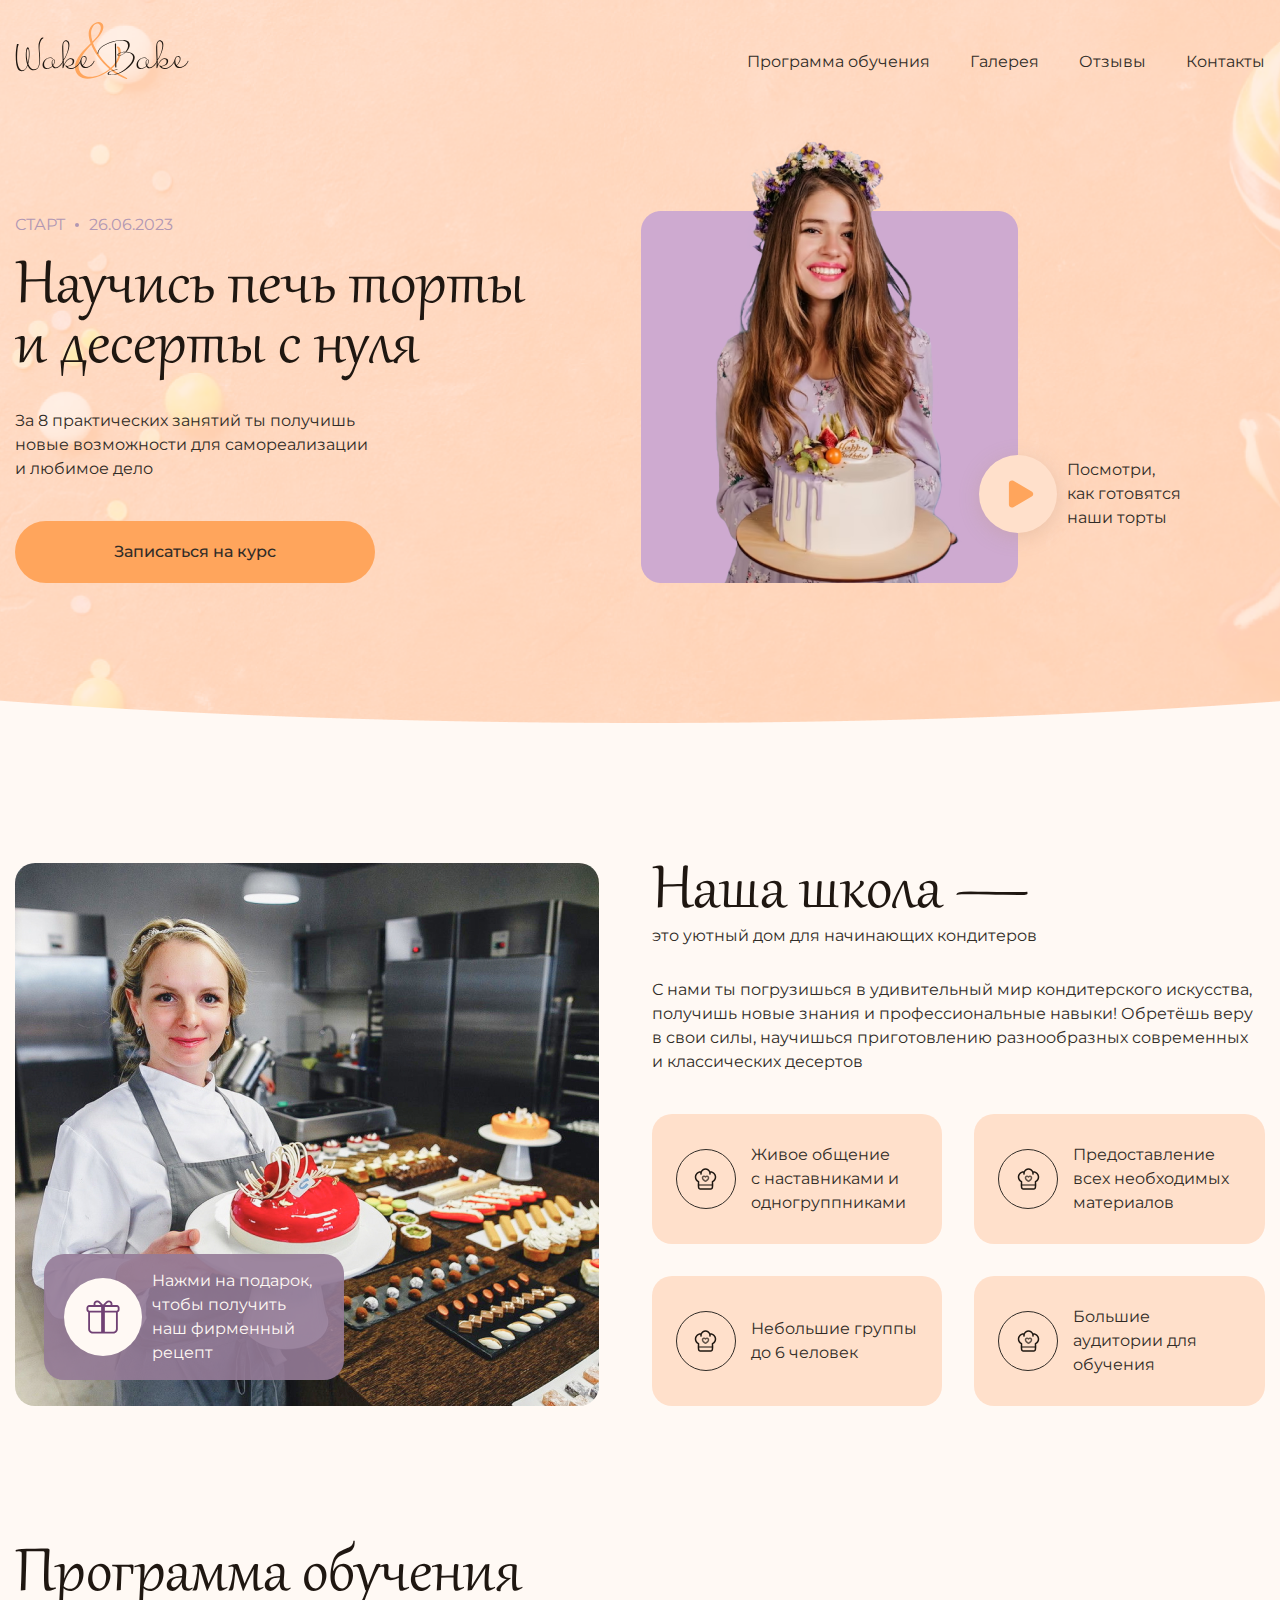
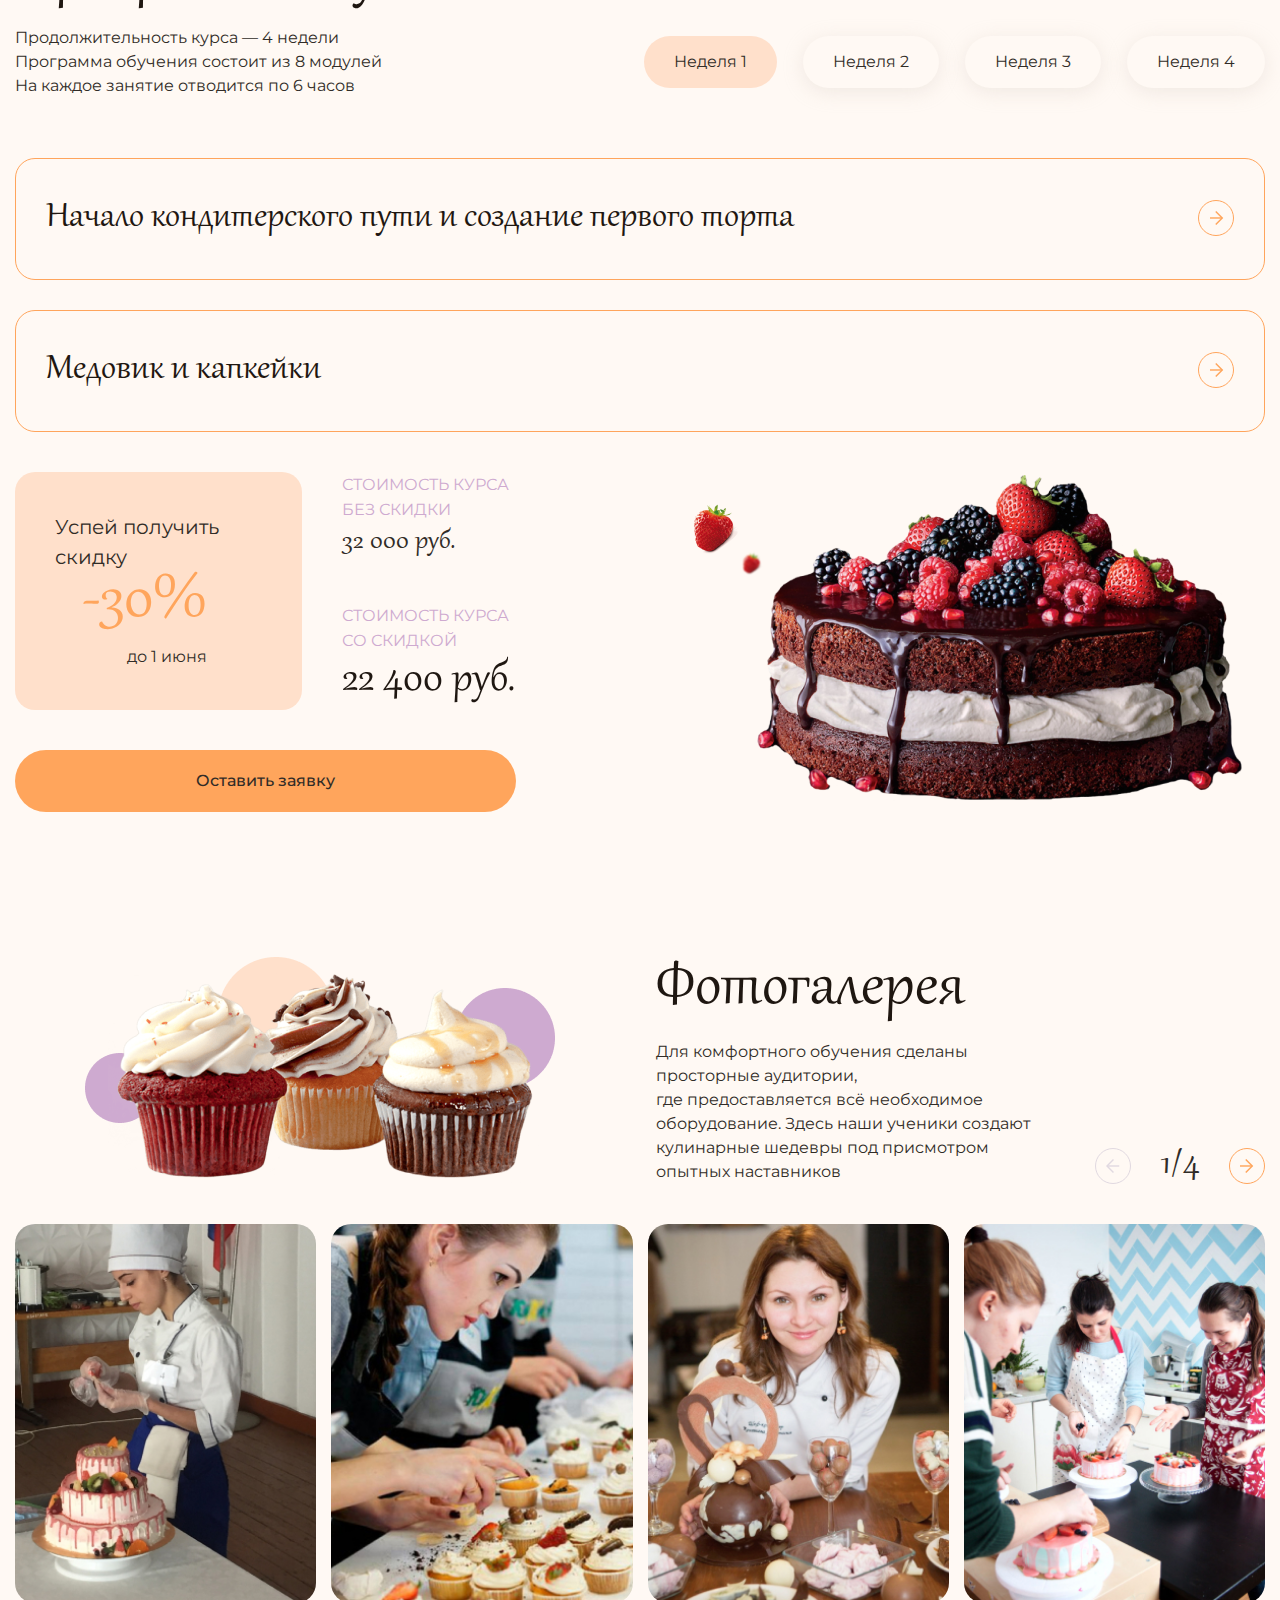
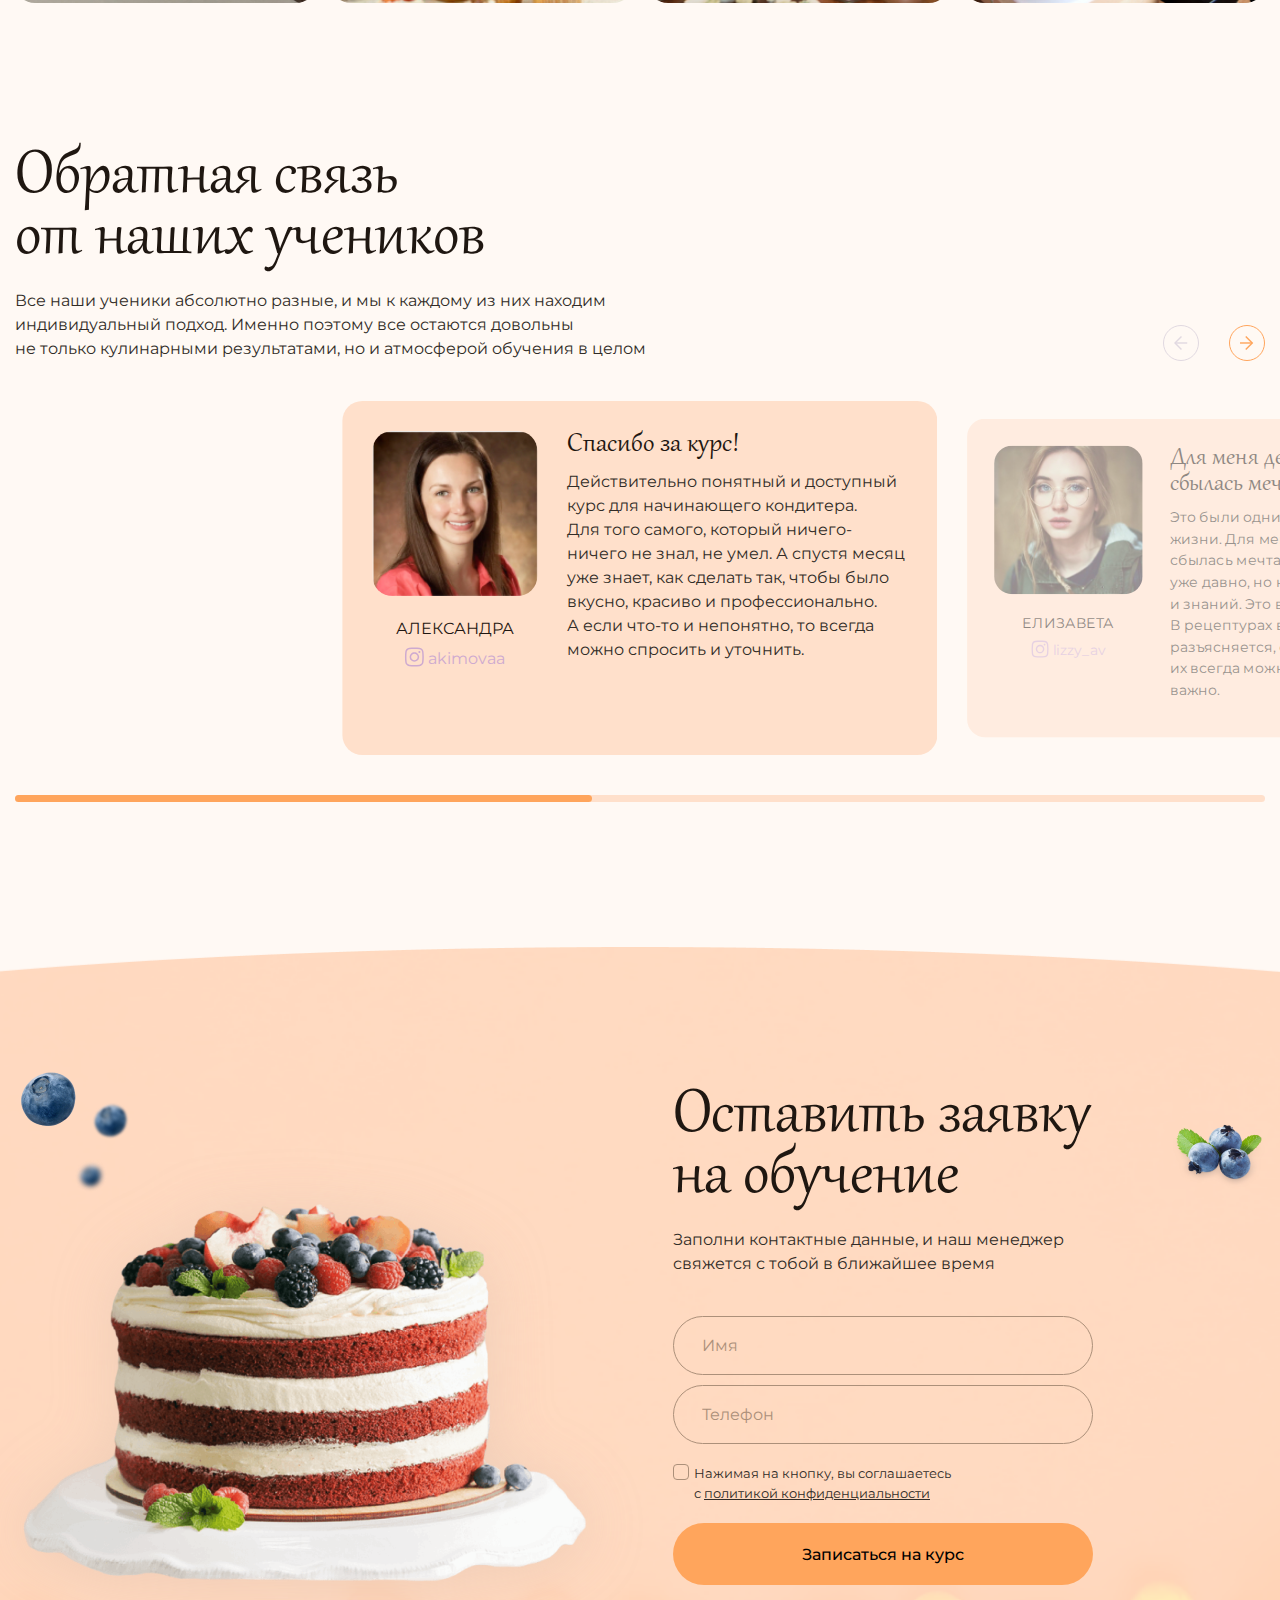
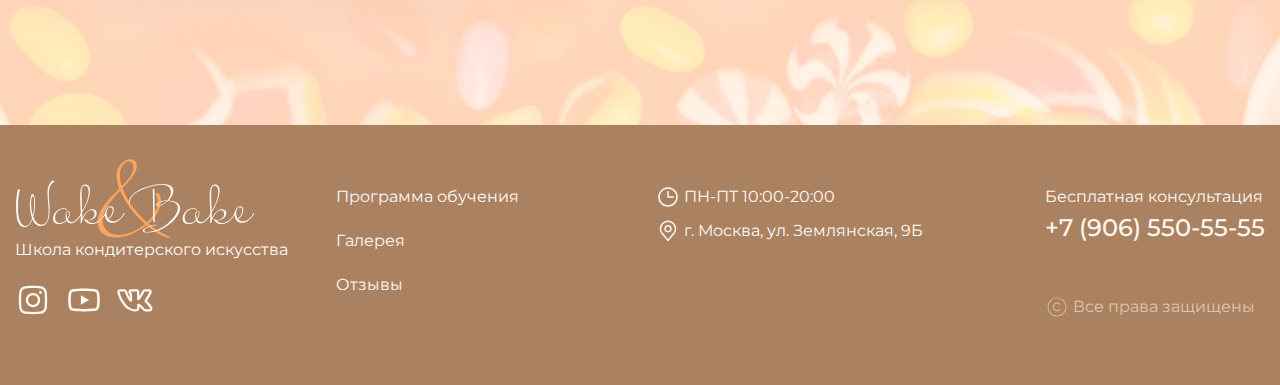
<file: дз-20/index.html>
<!DOCTYPE html>
<html lang="en">

<head>
    <meta charset="UTF-8">
    <meta http-equiv="X-UA-Compatible" content="IE=edge">
    <meta name="viewport" content="width=device-width, initial-scale=1.0">
    <title>Wake & Bake</title>
    <link href="css/swiper-bundle.min.css" rel="stylesheet">
    <link href="css/style.css" rel="stylesheet">
</head>

<body class="body">
    <div class="wrapper">
        <header class="header">
            <div class="header__top">
                <div class="container">
                    <div class="header__top-inner">
                        <a class="header__logo" href="#">
                            <img src="img/icons/logos/logo-dark.svg" alt="Логотип компании Wake & Bake">
                        </a>
                        <nav class="nav">
                            <ul class="nav__list">
                                <li class="nav__item">
                                    <a class="nav__link" href="#">
                                        Программа обучения
                                    </a>
                                </li>
                                <li class="nav__item">
                                    <a class="nav__link" href="#">
                                        Галерея
                                    </a>
                                </li>
                                <li class="nav__item">
                                    <a class="nav__link" href="#">
                                        Отзывы
                                    </a>
                                </li>
                                <li class="nav__item">
                                    <a class="nav__link" href="#">
                                        Контакты
                                    </a>
                                </li>
                            </ul>
                        </nav>
                        <a class="burger-icon" href="#">
                            <span></span>
                        </a>
                    </div>
                </div>
            </div>
            <section class="header__hero hero">
                <div class="container">
                    <div class="hero__inner">
                        <div class="hero__content">
                            <div class="hero__info">
                                <span>Старт</span>
                                <span>26.06.2023</span>
                            </div>
                            <h1 class="hero__title title">
                                Научись печь торты и десерты с нуля
                            </h1>
                            <p class="hero__text">
                                За 8 практических занятий ты получишь новые возможности для самореализации и любимое
                                дело
                            </p>
                            <div class="hero__img-conrol hero__img-conrol--mobile">
                                <a class="hero__img-button" data-fslightbox href="video/cake.mp4">
                                    <img src="img/icons/play.svg" alt="">
                                </a>
                                Посмотри, как готовятся наши торты
                            </div>
                            <a class="hero__button button" href="#">
                                Записаться на курс
                            </a>
                        </div>
                        <div class="hero__img">
                            <img src="img/content/girl.png" alt="Девушка с тортом в руках">
                            <div class="hero__img-conrol">
                                <a class="hero__img-button" data-fslightbox="video" href="video/cake.mp4">
                                    <img src="img/icons/play.svg" alt="">
                                </a>
                                Посмотри, как готовятся наши торты
                            </div>
                        </div>
                    </div>
                </div>
            </section>
        </header>
        <main class="main">

            <section class="main__about about">
                <div class="container">
                    <div class="about__inner">
                        <div class="about__img">
                            <img src="img/content/girl-2.jpg" alt="Девушка с тортом в руках">
                            <div class="about__img-conrol">
                                <a class="about__img-button" href="#">
                                    <img src="img/icons/gift.svg" alt="">
                                </a>
                                Нажми на подарок, чтобы получить наш фирменный рецепт
                            </div>
                        </div>
                        <div class="about__body">
                            <div class="about__heading">
                                <h2 class="about__title title">
                                    Наша школа —
                                </h2>
                                <p class="about__title-text">
                                    это уютный дом для начинающих кондитеров
                                </p>
                            </div>
                            <p class="about__text">
                                С нами ты погрузишься в удивительный мир кондитерского искусства, получишь новые знания
                                и профессиональные навыки! Обретёшь веру в свои силы, научишься приготовлению
                                разнообразных современных и классических десертов
                            </p>
                        </div>
                        <ul class="about__grid">
                            <li class="about__grid-item">
                                <div class="about__grid-img">
                                    <img src="img/icons/hat-2.svg" alt="">
                                </div>
                                <p class="about__grid-text">
                                    Живое общение с наставниками и одногруппниками
                                </p>
                            </li>
                            <li class="about__grid-item">
                                <div class="about__grid-img">
                                    <img src="img/icons/hat-2.svg" alt="">
                                </div>
                                <p class="about__grid-text">
                                    Предоставление всех необходимых материалов
                                </p>
                            </li>
                            <li class="about__grid-item">
                                <div class="about__grid-img">
                                    <img src="img/icons/hat-2.svg" alt="">
                                </div>
                                <p class="about__grid-text">
                                    Небольшие группы до 6 человек
                                </p>
                            </li>
                            <li class="about__grid-item">
                                <div class="about__grid-img">
                                    <img src="img/icons/hat-2.svg" alt="">
                                </div>
                                <p class="about__grid-text">
                                    Большие аудитории для обучения
                                </p>
                            </li>
                        </ul>
                    </div>
                </div>
            </section>

            <section class="main__program program">
                <div class="container">
                    <h2 class="program__title title">
                        Программа обучения
                    </h2>
                    <div class="program__top">
                        <p class="program__text">
                            Продолжительность курса — 4 недели
                            <br>
                            Программа обучения состоит из 8 модулей
                            <br>
                            На каждое занятие отводится по 6 часов
                        </p>
                        <ul class="tab-conrols">
                            <li class="tab-conrols__item">
                                <a class="tab-conrols__link tab-conrols__link--active" href="#tab1">
                                    Неделя 1
                                </a>
                            </li>
                            <li class="tab-conrols__item">
                                <a class="tab-conrols__link" href="#tab2">
                                    Неделя 2
                                </a>
                            </li>
                            <li class="tab-conrols__item">
                                <a class="tab-conrols__link" href="#tab3">
                                    Неделя 3
                                </a>
                            </li>
                            <li class="tab-conrols__item">
                                <a class="tab-conrols__link" href="#tab4">
                                    Неделя 4
                                </a>
                            </li>
                        </ul>
                    </div>
                    <div class="program__tab-content tab-content tab-content--show" id="tab1">
                        <ul class="accordion-list">
                            <li class="accordion-list__item">
                                <button class="accordion-list__control" type="button">
                                    <h3 class="accordion-list__control-title">
                                        Начало кондитерского пути и создание первого торта
                                    </h3>
                                    <div class="accordion-list__control-icon">
                                        <svg width="14" height="14" viewBox="0 0 14 14" fill="none"
                                            xmlns="http://www.w3.org/2000/svg">
                                            <path
                                                d="M5.25653 12.96L11.2325 6.984L5.25654 1.008L6.26454 -3.0528e-07L13.2485 6.984L6.26454 13.968L5.25653 12.96Z"
                                                fill="#FFA55C" />
                                            <path
                                                d="M12.2402 6.26465L12.2402 7.70465L0.000234839 7.70465L0.000234902 6.26465L12.2402 6.26465Z"
                                                fill="#FFA55C" />
                                        </svg>
                                    </div>
                                </button>
                                <div class="accordion-list__content">
                                    <div class="accordion-content">
                                        <div class="accordion-content__col">
                                            <h6 class="accordion-content__title">
                                                Теория:
                                            </h6>
                                            <ul class="accordion-content__list">
                                                <li class="accordion-content__item">
                                                    <div class="accordion-content__icon">
                                                        <img src="img/icons/hat-1.svg" alt="">
                                                    </div>
                                                    Организация рабочего места
                                                </li>
                                                <li class="accordion-content__item">
                                                    <div class="accordion-content__icon">
                                                        <img src="img/icons/hat-1.svg" alt="">
                                                    </div>
                                                    Подготовка необходимого инвентаря
                                                </li>
                                                <li class="accordion-content__item">
                                                    <div class="accordion-content__icon">
                                                        <img src="img/icons/hat-1.svg" alt="">
                                                    </div>
                                                    Выбор необходимых продуктов
                                                </li>
                                                <li class="accordion-content__item">
                                                    <div class="accordion-content__icon">
                                                        <img src="img/icons/hat-1.svg" alt="">
                                                    </div>
                                                    Советы по закупке необходимых продуктов и инвентаря
                                                </li>
                                                <li class="accordion-content__item">
                                                    <div class="accordion-content__icon">
                                                        <img src="img/icons/hat-1.svg" alt="">
                                                    </div>
                                                    Обзор хранения и заготовки сырья
                                                </li>
                                            </ul>
                                        </div>
                                        <div class="accordion-content__col">
                                            <h6 class="accordion-content__title">
                                                Практика:
                                            </h6>
                                            <p class="accordion-content__text">
                                                Испечёшь морковный торт с солёной карамелью
                                            </p>
                                        </div>
                                    </div>
                                </div>
                            </li>
                            <li class="accordion-list__item">
                                <button class="accordion-list__control" type="button">
                                    <h3 class="accordion-list__control-title">
                                        Медовик и капкейки
                                    </h3>
                                    <div class="accordion-list__control-icon">
                                        <svg width="14" height="14" viewBox="0 0 14 14" fill="none"
                                            xmlns="http://www.w3.org/2000/svg">
                                            <path
                                                d="M5.25653 12.96L11.2325 6.984L5.25654 1.008L6.26454 -3.0528e-07L13.2485 6.984L6.26454 13.968L5.25653 12.96Z"
                                                fill="#FFA55C" />
                                            <path
                                                d="M12.2402 6.26465L12.2402 7.70465L0.000234839 7.70465L0.000234902 6.26465L12.2402 6.26465Z"
                                                fill="#FFA55C" />
                                        </svg>
                                    </div>
                                </button>
                                <div class="accordion-list__content">
                                    <div class="accordion-content">
                                        <div class="accordion-content__col">
                                            <h6 class="accordion-content__title">
                                                Теория:
                                            </h6>
                                            <ul class="accordion-content__list">
                                                <li class="accordion-content__item">
                                                    <div class="accordion-content__icon">
                                                        <img src="img/icons/hat-1.svg" alt="">
                                                    </div>
                                                    Приготовление и украшение капкейков
                                                </li>
                                                <li class="accordion-content__item">
                                                    <div class="accordion-content__icon">
                                                        <img src="img/icons/hat-1.svg" alt="">
                                                    </div>
                                                    Изготовление крема и конфи
                                                </li>
                                                <li class="accordion-content__item">
                                                    <div class="accordion-content__icon">
                                                        <img src="img/icons/hat-1.svg" alt="">
                                                    </div>
                                                    Приготовление медовых коржей для торта
                                                </li>
                                                <li class="accordion-content__item">
                                                    <div class="accordion-content__icon">
                                                        <img src="img/icons/hat-1.svg" alt="">
                                                    </div>
                                                    Пропитка коржей и сборка торта
                                                </li>
                                            </ul>
                                        </div>
                                        <div class="accordion-content__col">
                                            <h6 class="accordion-content__title">
                                                Практика:
                                            </h6>
                                            <p class="accordion-content__text">
                                                Испечёшь капкейки, приготовишь крем и конфи, а также сделаешь своё
                                                первое пирожное — медовик
                                            </p>
                                        </div>
                                    </div>
                                </div>
                            </li>
                        </ul>
                    </div>
                    <div class="program__tab-content tab-content" id="tab2">
                        <ul class="accordion-list">
                            <li class="accordion-list__item">
                                <button class="accordion-list__control" type="button">
                                    <h3 class="accordion-list__control-title">
                                        Песочное тесто и чизкейк
                                    </h3>
                                    <div class="accordion-list__control-icon">
                                        <svg width="14" height="14" viewBox="0 0 14 14" fill="none"
                                            xmlns="http://www.w3.org/2000/svg">
                                            <path
                                                d="M5.25653 12.96L11.2325 6.984L5.25654 1.008L6.26454 -3.0528e-07L13.2485 6.984L6.26454 13.968L5.25653 12.96Z"
                                                fill="#FFA55C" />
                                            <path
                                                d="M12.2402 6.26465L12.2402 7.70465L0.000234839 7.70465L0.000234902 6.26465L12.2402 6.26465Z"
                                                fill="#FFA55C" />
                                        </svg>
                                    </div>
                                </button>
                                <div class="accordion-list__content">
                                    <div class="accordion-content">
                                        <div class="accordion-content__col">
                                            <h6 class="accordion-content__title">
                                                Теория:
                                            </h6>
                                            <ul class="accordion-content__list">
                                                <li class="accordion-content__item">
                                                    <div class="accordion-content__icon">
                                                        <img src="img/icons/hat-1.svg" alt="">
                                                    </div>
                                                    Приготовление песочного теста
                                                </li>
                                                <li class="accordion-content__item">
                                                    <div class="accordion-content__icon">
                                                        <img src="img/icons/hat-1.svg" alt="">
                                                    </div>
                                                    Тонкости в приготовлении меренги
                                                </li>
                                                <li class="accordion-content__item">
                                                    <div class="accordion-content__icon">
                                                        <img src="img/icons/hat-1.svg" alt="">
                                                    </div>
                                                    Изготовление заварного крема
                                                </li>
                                                <li class="accordion-content__item">
                                                    <div class="accordion-content__icon">
                                                        <img src="img/icons/hat-1.svg" alt="">
                                                    </div>
                                                    Выпечка тарталеток
                                                </li>
                                                <li class="accordion-content__item">
                                                    <div class="accordion-content__icon">
                                                        <img src="img/icons/hat-1.svg" alt="">
                                                    </div>
                                                    Приготовление нежного чизкейка
                                                </li>
                                            </ul>
                                        </div>
                                        <div class="accordion-content__col">
                                            <h6 class="accordion-content__title">
                                                Практика:
                                            </h6>
                                            <p class="accordion-content__text">
                                                Приготовишь меренги, сделаешь заварной крем для тарталеток и испечёшь
                                                свой первый чизкейк
                                            </p>
                                        </div>
                                    </div>
                                </div>
                            </li>
                            <li class="accordion-list__item">
                                <button class="accordion-list__control" type="button">
                                    <h3 class="accordion-list__control-title">
                                        Бисквиты
                                    </h3>
                                    <div class="accordion-list__control-icon">
                                        <svg width="14" height="14" viewBox="0 0 14 14" fill="none"
                                            xmlns="http://www.w3.org/2000/svg">
                                            <path
                                                d="M5.25653 12.96L11.2325 6.984L5.25654 1.008L6.26454 -3.0528e-07L13.2485 6.984L6.26454 13.968L5.25653 12.96Z"
                                                fill="#FFA55C" />
                                            <path
                                                d="M12.2402 6.26465L12.2402 7.70465L0.000234839 7.70465L0.000234902 6.26465L12.2402 6.26465Z"
                                                fill="#FFA55C" />
                                        </svg>
                                    </div>
                                </button>
                                <div class="accordion-list__content">
                                    <div class="accordion-content">
                                        <div class="accordion-content__col">
                                            <h6 class="accordion-content__title">
                                                Теория:
                                            </h6>
                                            <ul class="accordion-content__list">
                                                <li class="accordion-content__item">
                                                    <div class="accordion-content__icon">
                                                        <img src="img/icons/hat-1.svg" alt="">
                                                    </div>
                                                    Тонкости выпечки бисквитов
                                                </li>
                                                <li class="accordion-content__item">
                                                    <div class="accordion-content__icon">
                                                        <img src="img/icons/hat-1.svg" alt="">
                                                    </div>
                                                    Приготовление ванильного бисквита
                                                </li>
                                                <li class="accordion-content__item">
                                                    <div class="accordion-content__icon">
                                                        <img src="img/icons/hat-1.svg" alt="">
                                                    </div>
                                                    Приготовление фисташкового бисквита
                                                </li>
                                                <li class="accordion-content__item">
                                                    <div class="accordion-content__icon">
                                                        <img src="img/icons/hat-1.svg" alt="">
                                                    </div>
                                                    Приготовление шоколадного бисквита
                                                </li>
                                            </ul>
                                        </div>
                                        <div class="accordion-content__col">
                                            <h6 class="accordion-content__title">
                                                Практика:
                                            </h6>
                                            <p class="accordion-content__text">
                                                Отработаешь выпечку трёх бисквитов для будущих тортов
                                            </p>
                                        </div>
                                    </div>
                                </div>
                            </li>
                        </ul>
                    </div>
                    <div class="program__tab-content tab-content" id="tab3">
                        <ul class="accordion-list">
                            <li class="accordion-list__item">
                                <button class="accordion-list__control" type="button">
                                    <h3 class="accordion-list__control-title">
                                        Дрожжевое тесто
                                    </h3>
                                    <div class="accordion-list__control-icon">
                                        <svg width="14" height="14" viewBox="0 0 14 14" fill="none"
                                            xmlns="http://www.w3.org/2000/svg">
                                            <path
                                                d="M5.25653 12.96L11.2325 6.984L5.25654 1.008L6.26454 -3.0528e-07L13.2485 6.984L6.26454 13.968L5.25653 12.96Z"
                                                fill="#FFA55C" />
                                            <path
                                                d="M12.2402 6.26465L12.2402 7.70465L0.000234839 7.70465L0.000234902 6.26465L12.2402 6.26465Z"
                                                fill="#FFA55C" />
                                        </svg>
                                    </div>
                                </button>
                                <div class="accordion-list__content">
                                    <div class="accordion-content">
                                        <div class="accordion-content__col">
                                            <h6 class="accordion-content__title">
                                                Теория:
                                            </h6>
                                            <ul class="accordion-content__list">
                                                <li class="accordion-content__item">
                                                    <div class="accordion-content__icon">
                                                        <img src="img/icons/hat-1.svg" alt="">
                                                    </div>
                                                    Технология приготовления дрожжевого теста: тонкости и советы
                                                </li>
                                                <li class="accordion-content__item">
                                                    <div class="accordion-content__icon">
                                                        <img src="img/icons/hat-1.svg" alt="">
                                                    </div>
                                                    Приготовление песочного теста
                                                </li>
                                                <li class="accordion-content__item">
                                                    <div class="accordion-content__icon">
                                                        <img src="img/icons/hat-1.svg" alt="">
                                                    </div>
                                                    Рецептурные нюансы
                                                </li>
                                            </ul>
                                        </div>
                                        <div class="accordion-content__col">
                                            <h6 class="accordion-content__title">
                                                Практика:
                                            </h6>
                                            <p class="accordion-content__text">
                                                Приготовишь заготовку для торта
                                            </p>
                                        </div>
                                    </div>
                                </div>
                            </li>
                            <li class="accordion-list__item">
                                <button class="accordion-list__control" type="button">
                                    <h3 class="accordion-list__control-title">
                                        Работа с кремами
                                    </h3>
                                    <div class="accordion-list__control-icon">
                                        <svg width="14" height="14" viewBox="0 0 14 14" fill="none"
                                            xmlns="http://www.w3.org/2000/svg">
                                            <path
                                                d="M5.25653 12.96L11.2325 6.984L5.25654 1.008L6.26454 -3.0528e-07L13.2485 6.984L6.26454 13.968L5.25653 12.96Z"
                                                fill="#FFA55C" />
                                            <path
                                                d="M12.2402 6.26465L12.2402 7.70465L0.000234839 7.70465L0.000234902 6.26465L12.2402 6.26465Z"
                                                fill="#FFA55C" />
                                        </svg>
                                    </div>
                                </button>
                                <div class="accordion-list__content">
                                    <div class="accordion-content">
                                        <div class="accordion-content__col">
                                            <h6 class="accordion-content__title">
                                                Теория:
                                            </h6>
                                            <ul class="accordion-content__list">
                                                <li class="accordion-content__item">
                                                    <div class="accordion-content__icon">
                                                        <img src="img/icons/hat-1.svg" alt="">
                                                    </div>
                                                    Приготовление кремов: ганаши, кремю
                                                </li>
                                                <li class="accordion-content__item">
                                                    <div class="accordion-content__icon">
                                                        <img src="img/icons/hat-1.svg" alt="">
                                                    </div>
                                                    Создание заварного теста
                                                </li>
                                                <li class="accordion-content__item">
                                                    <div class="accordion-content__icon">
                                                        <img src="img/icons/hat-1.svg" alt="">
                                                    </div>
                                                    Приготовление профитролей и нескольких видов кремов
                                                </li>
                                            </ul>
                                        </div>
                                        <div class="accordion-content__col">
                                            <h6 class="accordion-content__title">
                                                Практика:
                                            </h6>
                                            <p class="accordion-content__text">
                                                Приготовишь профитроли и несколько видов кремов
                                            </p>
                                        </div>
                                    </div>
                                </div>
                            </li>
                        </ul>
                    </div>
                    <div class="program__tab-content tab-content" id="tab4">
                        <ul class="accordion-list">
                            <li class="accordion-list__item">
                                <button class="accordion-list__control" type="button">
                                    <h3 class="accordion-list__control-title">
                                        Mille-feuille, или Наполеон
                                    </h3>
                                    <div class="accordion-list__control-icon">
                                        <svg width="14" height="14" viewBox="0 0 14 14" fill="none"
                                            xmlns="http://www.w3.org/2000/svg">
                                            <path
                                                d="M5.25653 12.96L11.2325 6.984L5.25654 1.008L6.26454 -3.0528e-07L13.2485 6.984L6.26454 13.968L5.25653 12.96Z"
                                                fill="#FFA55C" />
                                            <path
                                                d="M12.2402 6.26465L12.2402 7.70465L0.000234839 7.70465L0.000234902 6.26465L12.2402 6.26465Z"
                                                fill="#FFA55C" />
                                        </svg>
                                    </div>
                                </button>
                                <div class="accordion-list__content">
                                    <div class="accordion-content">
                                        <div class="accordion-content__col">
                                            <h6 class="accordion-content__title">
                                                Теория:
                                            </h6>
                                            <ul class="accordion-content__list">
                                                <li class="accordion-content__item">
                                                    <div class="accordion-content__icon">
                                                        <img src="img/icons/hat-1.svg" alt="">
                                                    </div>
                                                    Приготовление слоёного теста
                                                </li>
                                                <li class="accordion-content__item">
                                                    <div class="accordion-content__icon">
                                                        <img src="img/icons/hat-1.svg" alt="">
                                                    </div>
                                                    Рецептура и создание крема дипломат
                                                </li>
                                                <li class="accordion-content__item">
                                                    <div class="accordion-content__icon">
                                                        <img src="img/icons/hat-1.svg" alt="">
                                                    </div>
                                                    Приготовление французского морковного десерта
                                                </li>
                                            </ul>
                                        </div>
                                        <div class="accordion-content__col">
                                            <h6 class="accordion-content__title">
                                                Практика:
                                            </h6>
                                            <p class="accordion-content__text">
                                                Испечёте торт «Наполеон» и приготовите необычный морковный десерт
                                            </p>
                                        </div>
                                    </div>
                                </div>
                            </li>
                            <li class="accordion-list__item">
                                <button class="accordion-list__control" type="button">
                                    <h3 class="accordion-list__control-title">
                                        Завершение курса
                                    </h3>
                                    <div class="accordion-list__control-icon">
                                        <svg width="14" height="14" viewBox="0 0 14 14" fill="none"
                                            xmlns="http://www.w3.org/2000/svg">
                                            <path
                                                d="M5.25653 12.96L11.2325 6.984L5.25654 1.008L6.26454 -3.0528e-07L13.2485 6.984L6.26454 13.968L5.25653 12.96Z"
                                                fill="#FFA55C" />
                                            <path
                                                d="M12.2402 6.26465L12.2402 7.70465L0.000234839 7.70465L0.000234902 6.26465L12.2402 6.26465Z"
                                                fill="#FFA55C" />
                                        </svg>
                                    </div>
                                </button>
                                <div class="accordion-list__content">
                                    <div class="accordion-content">
                                        <div class="accordion-content__col">
                                            <h6 class="accordion-content__title">
                                                Теория:
                                            </h6>
                                            <ul class="accordion-content__list">
                                                <li class="accordion-content__item">
                                                    <div class="accordion-content__icon">
                                                        <img src="img/icons/hat-1.svg" alt="">
                                                    </div>
                                                    Работа кондитера на заказ
                                                </li>
                                                <li class="accordion-content__item">
                                                    <div class="accordion-content__icon">
                                                        <img src="img/icons/hat-1.svg" alt="">
                                                    </div>
                                                    Применение знаний о технологии выпечки к другим рецептам
                                                </li>
                                                <li class="accordion-content__item">
                                                    <div class="accordion-content__icon">
                                                        <img src="img/icons/hat-1.svg" alt="">
                                                    </div>
                                                    Разработка собственных рецептов
                                                </li>
                                            </ul>
                                        </div>
                                        <div class="accordion-content__col">
                                            <h6 class="accordion-content__title">
                                                Практика:
                                            </h6>
                                            <p class="accordion-content__text">
                                                Самостоятельно, без наставника испечёте торт на ваш выбор
                                            </p>
                                        </div>
                                    </div>
                                </div>
                            </li>
                        </ul>
                    </div>
                    <div class="program__bottom">
                        <div class="program__action">
                            <div class="program__discount">
                                Успей получить скидку
                                <div class="program__discount-value">
                                    -30%
                                </div>
                                <span>до 1 июня</span>
                            </div>
                            <div class="program__price">
                                <div class="program__price-text">
                                    Стоимость курса без скидки
                                </div>
                                <div class="program__price-value">
                                    32 000 руб.
                                </div>
                            </div>
                            <div class="program__price">
                                <div class="program__price-text">
                                    Стоимость курса со скидкой
                                </div>
                                <div class="program__price-value program__price-value--big">
                                    22 400 руб.
                                </div>
                            </div>
                            <a class="program__button button" href="#">
                                Оставить заявку
                            </a>
                        </div>
                        <div class="program__img">
                            <img src="img/decor/cake.png" alt="">
                        </div>
                    </div>
                </div>
            </section>

            <section class="main__gallery gallery">
                <div class="container">
                    <div class="gallery__inner">
                        <div class="gallery__img">
                            <img src="img/decor/cupcakes.png" alt="">
                        </div>
                        <div class="gallery__content">
                            <div class="gallery__info">
                                <h2 class="gallery__title title">
                                    Фотогалерея
                                </h2>
                                <p class="gallery__text">
                                    Для комфортного обучения сделаны просторные аудитории, где предоставляется
                                    всё необходимое оборудование. Здесь наши ученики создают кулинарные шедевры
                                    под присмотром опытных наставников
                                </p>
                            </div>
                            <div class="gallery__nav">
                                <button class="gallery__prev" type="button">
                                    <svg width="14" height="14" viewBox="0 0 14 14" fill="none"
                                        xmlns="http://www.w3.org/2000/svg">
                                        <path
                                            d="M7.992 1.00777L2.016 6.98377L7.992 12.9598L6.984 13.9678L-3.0528e-07 6.98377L6.984 -0.000227365L7.992 1.00777Z"
                                            fill="#FFA55C" />
                                        <path
                                            d="M1.0083 7.70312L1.0083 6.26313L13.2483 6.26312L13.2483 7.70312L1.0083 7.70312Z"
                                            fill="#FFA55C" />
                                    </svg>
                                </button>
                                <div class="gallery__pagination"></div>
                                <button class="gallery__next" type="button">
                                    <svg width="14" height="14" viewBox="0 0 14 14" fill="none"
                                        xmlns="http://www.w3.org/2000/svg">
                                        <path
                                            d="M5.25653 12.96L11.2325 6.984L5.25654 1.008L6.26454 -3.0528e-07L13.2485 6.984L6.26454 13.968L5.25653 12.96Z"
                                            fill="#FFA55C" />
                                        <path
                                            d="M12.2402 6.26465L12.2402 7.70465L0.000234839 7.70465L0.000234902 6.26465L12.2402 6.26465Z"
                                            fill="#FFA55C" />
                                    </svg>
                                </button>
                            </div>
                        </div>
                    </div>
                    <div class="gallery__slider swiper">
                        <div class="gallery__wrapper swiper-wrapper">
                            <a class="gallery__slide swiper-slide" data-fslightbox="gallery"
                                href="img/content/gallery/1.jpg">
                                <img src="img/content/gallery/1.jpg" alt="">
                            </a>
                            <a class="gallery__slide swiper-slide" data-fslightbox="gallery"
                                href="img/content/gallery/2.jpg">
                                <img src="img/content/gallery/2.jpg" alt="">
                            </a>
                            <a class="gallery__slide swiper-slide" data-fslightbox="gallery"
                                href="img/content/gallery/3.jpg">
                                <img src="img/content/gallery/3.jpg" alt="">
                            </a>
                            <a class="gallery__slide swiper-slide" data-fslightbox="gallery"
                                href="img/content/gallery/4.jpg">
                                <img src="img/content/gallery/4.jpg" alt="">
                            </a>
                            <a class="gallery__slide swiper-slide" data-fslightbox="gallery"
                                href="img/content/gallery/3.jpg">
                                <img src="img/content/gallery/3.jpg" alt="">
                            </a>
                            <a class="gallery__slide swiper-slide" data-fslightbox="gallery"
                                href="img/content/gallery/4.jpg">
                                <img src="img/content/gallery/4.jpg" alt="">
                            </a>
                            <a class="gallery__slide swiper-slide" data-fslightbox="gallery"
                                href="img/content/gallery/3.jpg">
                                <img src="img/content/gallery/3.jpg" alt="">
                            </a>
                        </div>
                    </div>
                </div>
            </section>

            <section class="main__testimonials testimonials">
                <div class="container">
                    <div class="testimonials__inner">
                        <div class="testimonials__info">
                            <h2 class="testimonials__title title">
                                Обратная связь от наших учеников
                            </h2>
                            <p class="testimonials__text">
                                Все наши ученики абсолютно разные, и мы к каждому из них находим индивидуальный подход.
                                Именно поэтому все остаются довольны не только кулинарными результатами, но и атмосферой
                                обучения в целом
                            </p>
                        </div>
                        <div class="testimonials__nav">
                            <button class="testimonials__prev" type="button">
                                <svg width="14" height="14" viewBox="0 0 14 14" fill="none"
                                    xmlns="http://www.w3.org/2000/svg">
                                    <path
                                        d="M7.992 1.00777L2.016 6.98377L7.992 12.9598L6.984 13.9678L-3.0528e-07 6.98377L6.984 -0.000227365L7.992 1.00777Z"
                                        fill="#FFA55C" />
                                    <path
                                        d="M1.0083 7.70312L1.0083 6.26313L13.2483 6.26312L13.2483 7.70312L1.0083 7.70312Z"
                                        fill="#FFA55C" />
                                </svg>
                            </button>
                            <button class="testimonials__next" type="button">
                                <svg width="14" height="14" viewBox="0 0 14 14" fill="none"
                                    xmlns="http://www.w3.org/2000/svg">
                                    <path
                                        d="M5.25653 12.96L11.2325 6.984L5.25654 1.008L6.26454 -3.0528e-07L13.2485 6.984L6.26454 13.968L5.25653 12.96Z"
                                        fill="#FFA55C" />
                                    <path
                                        d="M12.2402 6.26465L12.2402 7.70465L0.000234839 7.70465L0.000234902 6.26465L12.2402 6.26465Z"
                                        fill="#FFA55C" />
                                </svg>
                            </button>
                        </div>
                    </div>
                    <div class="testimonials__slider swiper">
                        <div class="testimonials__wrapper swiper-wrapper">
                            <div class="testimonials__slide swiper-slide">
                                <div class="testimonials__student">
                                    <div class="testimonials__student-img">
                                        <img src="img/content/testimonials/1.jpg" alt="">
                                    </div>
                                    <div class="testimonials__student-name">
                                        Александра
                                    </div>
                                    <div class="testimonials__student-inst">
                                        <img src="img/icons/socials/inst-2.svg" alt="">
                                        akimovaa
                                    </div>
                                </div>
                                <blockquote class="testimonials__quote">
                                    <span>
                                        Спасибо за курс!
                                    </span>
                                    Действительно понятный и доступный курс для начинающего кондитера. Для того самого,
                                    который ничего-ничего не знал, не умел. А спустя месяц уже знает, как сделать так,
                                    чтобы было вкусно, красиво и профессионально. А если что-то и непонятно, то всегда
                                    можно спросить и уточнить.
                                </blockquote>
                            </div>
                            <div class="testimonials__slide swiper-slide">
                                <div class="testimonials__student">
                                    <div class="testimonials__student-img">
                                        <img src="img/content/testimonials/2.jpg" alt="">
                                    </div>
                                    <div class="testimonials__student-name">
                                        Елизавета
                                    </div>
                                    <div class="testimonials__student-inst">
                                        <img src="img/icons/socials/inst-2.svg" alt="">
                                        lizzy_av
                                    </div>
                                </div>
                                <blockquote class="testimonials__quote">
                                    <span>
                                        Для меня действительно сбылась мечта!
                                    </span>
                                    Это были одни из лучших месяцев моей жизни. Для меня действительно сбылась мечта,
                                    к которой я шла уже давно, но не хватало опыта и знаний. Это все дала мне ваша
                                    школа. В рецептурах все довольно понятно разъясняется, если есть вопросы, их всегда
                                    можно задать, что не мало важно.
                                </blockquote>
                            </div>
                            <div class="testimonials__slide swiper-slide">
                                <div class="testimonials__student">
                                    <div class="testimonials__student-img">
                                        <img src="img/content/testimonials/3.jpg" alt="">
                                    </div>
                                    <div class="testimonials__student-name">
                                        игорь
                                    </div>
                                    <div class="testimonials__student-inst">
                                        <img src="img/icons/socials/inst-2.svg" alt="">
                                        igor_sverlovskii
                                    </div>
                                </div>
                                <blockquote class="testimonials__quote">
                                    <span>
                                        Здесь я узнал много чего нового!
                                    </span>
                                    Спасибо большое Wake & Bake за такой курс! Здесь я узнал много чего нового для меня!
                                    Курс очень хороший, захватывает самые актуальные темы для кондитера! Мне понравилось
                                    что всегда была поддержка не только со стороны куратора
                                    но и таких же учеников-кондитеров как и я. Мне прям аж будет не хватать всего этого.
                                </blockquote>
                            </div>
                            <div class="testimonials__slide swiper-slide">
                                <div class="testimonials__student">
                                    <div class="testimonials__student-img">
                                        <img src="img/content/testimonials/2.jpg" alt="">
                                    </div>
                                    <div class="testimonials__student-name">
                                        Елизавета
                                    </div>
                                    <div class="testimonials__student-inst">
                                        <img src="img/icons/socials/inst-2.svg" alt="">
                                        lizzy_av
                                    </div>
                                </div>
                                <blockquote class="testimonials__quote">
                                    <span>
                                        Для меня действительно сбылась мечта!
                                    </span>
                                    Это были одни из лучших месяцев моей жизни. Для меня действительно сбылась мечта,
                                    к которой я шла уже давно, но не хватало опыта и знаний. Это все дала мне ваша
                                    школа. В рецептурах все довольно понятно разъясняется, если есть вопросы, их всегда
                                    можно задать, что не мало важно.
                                </blockquote>
                            </div>
                        </div>
                        <div class="testimonials__scrollbar swiper-scrollbar"></div>
                    </div>
                </div>
            </section>

            <section class="contact">
                <div class="container">
                    <div class="contact__inner">
                        <div class="contact__img">
                            <img src="img/decor/cake-2.png" alt="">
                        </div>
                        <div class="contact__body">
                            <h2 class="contact__title title">
                                Оставить заявку на обучение
                            </h2>
                            <p class="contact__text">
                                Заполни контактные данные, и наш менеджер свяжется с тобой в ближайшее время
                            </p>
                            <form class="contact__form">
                                <label class="contact__label field">
                                    <input class="field__input" type="text" placeholder="Имя">
                                    <span>Введите имя</span>
                                </label>
                                <input class="contact__input" type="tel" placeholder="Телефон">
                                <label class="contact__check-label">
                                    <input class="contact__checkbox" type="checkbox">
                                    <p>
                                        Нажимая на кнопку, вы соглашаетесь с <a href="#" target="_blank">политикой конфиденциальности</a>
                                    </p>
                                </label>
                                <button class="button" type="submit">
                                    Записаться на курс
                                </button>
                            </form>
                        </div>
                    </div>
                </div>
            </section>

        </main>
        <footer class="footer">
            <div class="container">
                <div class="footer__inner">
                    <div class="footer__col">
                        <a class="footer__logo" href="#">
                            <img src="img/icons/logos/logo-light.svg" alt="Логотип компании Wake & Bake">
                        </a>
                        <p class="footer__logo-text">
                            Школа кондитерского искусства
                        </p>
                        <address class="socials">
                            <ul class="socials__list">
                                <li class="socials__item">
                                    <a class="socials__link" href="#">
                                        <svg width="36" height="36" viewBox="0 0 36 36" fill="none"
                                            xmlns="http://www.w3.org/2000/svg">
                                            <path
                                                d="M24 10.5C24 10.1022 24.158 9.72064 24.4393 9.43934C24.7206 9.15804 25.1022 9 25.5 9C25.8978 9 26.2794 9.15804 26.5607 9.43934C26.842 9.72064 27 10.1022 27 10.5C27 10.8978 26.842 11.2794 26.5607 11.5607C26.2794 11.842 25.8978 12 25.5 12C25.1022 12 24.7206 11.842 24.4393 11.5607C24.158 11.2794 24 10.8978 24 10.5Z"
                                                fill="#FFF9F4" />
                                            <path fill-rule="evenodd" clip-rule="evenodd"
                                                d="M18 10.875C16.1103 10.875 14.2981 11.6257 12.9619 12.9619C11.6257 14.2981 10.875 16.1103 10.875 18C10.875 19.8897 11.6257 21.7019 12.9619 23.0381C14.2981 24.3743 16.1103 25.125 18 25.125C19.8897 25.125 21.7019 24.3743 23.0381 23.0381C24.3743 21.7019 25.125 19.8897 25.125 18C25.125 16.1103 24.3743 14.2981 23.0381 12.9619C21.7019 11.6257 19.8897 10.875 18 10.875ZM13.125 18C13.125 16.7071 13.6386 15.4671 14.5529 14.5529C15.4671 13.6386 16.7071 13.125 18 13.125C19.2929 13.125 20.5329 13.6386 21.4471 14.5529C22.3614 15.4671 22.875 16.7071 22.875 18C22.875 19.2929 22.3614 20.5329 21.4471 21.4471C20.5329 22.3614 19.2929 22.875 18 22.875C16.7071 22.875 15.4671 22.3614 14.5529 21.4471C13.6386 20.5329 13.125 19.2929 13.125 18Z"
                                                fill="#FFF9F4" />
                                            <path fill-rule="evenodd" clip-rule="evenodd"
                                                d="M25.8871 4.24833C20.6451 3.66722 15.355 3.66722 10.1131 4.24833C7.09508 4.58583 4.65758 6.96333 4.30358 9.99633C3.68168 15.3132 3.68168 20.6845 4.30358 26.0013C4.65758 29.0343 7.09358 31.4118 10.1131 31.7493C15.3551 32.3298 20.6451 32.3298 25.8871 31.7493C28.9051 31.4118 31.3426 29.0343 31.6966 26.0013C32.3186 20.6845 32.3186 15.3132 31.6966 9.99633C31.3426 6.96333 28.9066 4.58583 25.8871 4.24833ZM10.3621 6.48333C15.4385 5.92064 20.5616 5.92064 25.6381 6.48333C27.6331 6.70833 29.2306 8.28183 29.4631 10.2588C30.0645 15.4013 30.0645 20.5964 29.4631 25.7388C29.3428 26.7064 28.8999 27.6052 28.2058 28.29C27.5118 28.9747 26.6072 29.4056 25.6381 29.5128C20.5616 30.0756 15.4385 30.0756 10.3621 29.5128C9.39299 29.4056 8.48836 28.9747 7.79432 28.29C7.10027 27.6052 6.65734 26.7064 6.53708 25.7388C5.93566 20.5964 5.93566 15.4013 6.53708 10.2588C6.65734 9.29127 7.10027 8.3925 7.79432 7.70771C8.48836 7.02292 9.39299 6.59059 10.3621 6.48333Z"
                                                fill="#FFF9F4" />
                                        </svg>
                                    </a>
                                </li>
                                <li class="socials__item">
                                    <a class="socials__link" href="#">
                                        <svg width="36" height="36" viewBox="0 0 36 36" fill="none"
                                            xmlns="http://www.w3.org/2000/svg">
                                            <path
                                                d="M33.75 17.902C33.75 17.8246 33.75 17.7367 33.7465 17.6348C33.743 17.35 33.7359 17.0301 33.7289 16.6891C33.7008 15.7082 33.6516 14.7309 33.5742 13.8098C33.4688 12.5406 33.3141 11.4824 33.1031 10.6879C32.8805 9.85873 32.4442 9.10251 31.8377 8.49483C31.2313 7.88715 30.476 7.44928 29.6473 7.225C28.6523 6.95781 26.7047 6.79258 23.9625 6.69062C22.6582 6.64141 21.2625 6.60977 19.8668 6.59219C19.3781 6.58516 18.9246 6.58164 18.5168 6.57812H17.4832C17.0754 6.58164 16.6219 6.58516 16.1332 6.59219C14.7375 6.60977 13.3418 6.64141 12.0375 6.69062C9.29531 6.79609 7.34414 6.96133 6.35273 7.225C5.52375 7.44873 4.76813 7.88641 4.1616 8.49418C3.55507 9.10195 3.11892 9.85846 2.89688 10.6879C2.68242 11.4824 2.53125 12.5406 2.42578 13.8098C2.34844 14.7309 2.29922 15.7082 2.27109 16.6891C2.26055 17.0301 2.25703 17.35 2.25352 17.6348C2.25352 17.7367 2.25 17.8246 2.25 17.902V18.0988C2.25 18.1762 2.25 18.2641 2.25352 18.366C2.25703 18.6508 2.26406 18.9707 2.27109 19.3117C2.29922 20.2926 2.34844 21.2699 2.42578 22.191C2.53125 23.4602 2.68594 24.5184 2.89688 25.3129C3.34688 26.9969 4.66875 28.3258 6.35273 28.7758C7.34414 29.043 9.29531 29.2082 12.0375 29.3102C13.3418 29.3594 14.7375 29.391 16.1332 29.4086C16.6219 29.4156 17.0754 29.4191 17.4832 29.4227H18.5168C18.9246 29.4191 19.3781 29.4156 19.8668 29.4086C21.2625 29.391 22.6582 29.3594 23.9625 29.3102C26.7047 29.2047 28.6559 29.0395 29.6473 28.7758C31.3312 28.3258 32.6531 27.0004 33.1031 25.3129C33.3176 24.5184 33.4688 23.4602 33.5742 22.191C33.6516 21.2699 33.7008 20.2926 33.7289 19.3117C33.7395 18.9707 33.743 18.6508 33.7465 18.366C33.7465 18.2641 33.75 18.1762 33.75 18.0988V17.902ZM31.2188 18.0848C31.2188 18.1586 31.2188 18.2395 31.2152 18.3344C31.2117 18.6086 31.2047 18.9109 31.1977 19.2379C31.173 20.173 31.1238 21.1082 31.05 21.9766C30.9551 23.1086 30.8215 24.0367 30.6562 24.659C30.4383 25.4711 29.7984 26.1145 28.9898 26.3289C28.2516 26.5258 26.3918 26.684 23.8641 26.7789C22.5844 26.8281 21.2062 26.8598 19.8316 26.8773C19.35 26.8844 18.9035 26.8879 18.5027 26.8879H17.4973L16.1684 26.8773C14.7937 26.8598 13.4191 26.8281 12.1359 26.7789C9.6082 26.6805 7.74492 26.5258 7.01016 26.3289C6.20156 26.1109 5.56172 25.4711 5.34375 24.659C5.17852 24.0367 5.04492 23.1086 4.95 21.9766C4.87617 21.1082 4.83047 20.173 4.80234 19.2379C4.7918 18.9109 4.78828 18.6051 4.78477 18.3344C4.78477 18.2395 4.78125 18.1551 4.78125 18.0848V17.916C4.78125 17.8422 4.78125 17.7613 4.78477 17.6664C4.78828 17.3922 4.79531 17.0898 4.80234 16.7629C4.82695 15.8277 4.87617 14.8926 4.95 14.0242C5.04492 12.8922 5.17852 11.9641 5.34375 11.3418C5.56172 10.5297 6.20156 9.88633 7.01016 9.67188C7.74844 9.475 9.6082 9.3168 12.1359 9.22187C13.4156 9.17266 14.7937 9.14102 16.1684 9.12344C16.65 9.11641 17.0965 9.11289 17.4973 9.11289H18.5027L19.8316 9.12344C21.2062 9.14102 22.5809 9.17266 23.8641 9.22187C26.3918 9.32031 28.2551 9.475 28.9898 9.67188C29.7984 9.88984 30.4383 10.5297 30.6562 11.3418C30.8215 11.9641 30.9551 12.8922 31.05 14.0242C31.1238 14.8926 31.1695 15.8277 31.1977 16.7629C31.2082 17.0898 31.2117 17.3957 31.2152 17.6664C31.2152 17.7613 31.2188 17.8457 31.2188 17.916V18.0848ZM14.8711 22.7113L23.0273 17.9652L14.8711 13.2895V22.7113Z"
                                                fill="#FFF9F4" />
                                        </svg>
                                    </a>
                                </li>
                                <li class="socials__item">
                                    <a class="socials__link" href="#">
                                        <svg width="36" height="36" viewBox="0 0 36 36" fill="none"
                                            xmlns="http://www.w3.org/2000/svg">
                                            <path fill-rule="evenodd" clip-rule="evenodd"
                                                d="M35.1075 25.2974C34.2915 23.6541 33.2163 22.1529 31.923 20.8514C31.4905 20.3626 31.0376 19.8922 30.5655 19.4414L30.5085 19.3859C30.3332 19.2157 30.1602 19.0432 29.9895 18.8684C31.7574 16.4101 33.2702 13.778 34.5045 11.0129L34.554 10.9019L34.5885 10.7849C34.752 10.2404 34.938 9.20545 34.278 8.26945C33.594 7.30345 32.5005 7.12945 31.767 7.12945H28.3965C27.6908 7.09729 26.9929 7.2892 26.4029 7.67771C25.8128 8.06623 25.3608 8.63143 25.1115 9.29245C24.3861 11.0199 23.478 12.6648 22.4025 14.1989V10.2494C22.4025 9.73945 22.3545 8.88445 21.807 8.16445C21.153 7.30045 20.2065 7.12945 19.5495 7.12945H14.2005C13.5025 7.11339 12.8251 7.36639 12.3085 7.83606C11.7919 8.30573 11.4758 8.95609 11.4255 9.65245L11.421 9.71995V9.78745C11.421 10.5149 11.709 11.0519 11.94 11.3894C12.0435 11.5409 12.153 11.6789 12.2235 11.7659L12.2385 11.7854C12.3135 11.8784 12.363 11.9399 12.4125 12.0089C12.5445 12.1859 12.732 12.4619 12.786 13.1729V15.3824C11.7123 13.5844 10.8319 11.6778 10.1595 9.69445L10.1475 9.66145L10.1355 9.62995C9.9525 9.15145 9.66 8.45545 9.0735 7.92445C8.3895 7.30195 7.5795 7.12945 6.843 7.12945H3.423C2.6775 7.12945 1.779 7.30345 1.1085 8.00995C0.45 8.70595 0.375 9.53995 0.375 9.98095V10.1819L0.417 10.3769C1.36395 14.7731 3.31535 18.8905 6.1185 22.4069C7.40006 24.4279 9.13993 26.1184 11.197 27.3412C13.254 28.564 15.5703 29.2847 17.958 29.4449L18.0195 29.4494H18.0825C19.1715 29.4494 20.307 29.3549 21.1605 28.7864C22.311 28.0184 22.4025 26.841 22.4025 26.2529V24.5459C22.698 24.7859 23.064 25.1069 23.5125 25.5389C24.0555 26.0819 24.4875 26.5529 24.858 26.9639L25.056 27.1829C25.344 27.5039 25.6275 27.8204 25.8855 28.0799C26.2095 28.4054 26.61 28.7639 27.111 29.0294C27.6555 29.3159 28.227 29.4464 28.833 29.4464H32.2545C32.976 29.4464 34.0095 29.2754 34.737 28.4324C35.529 27.5144 35.469 26.3879 35.22 25.5794L35.175 25.4339L35.1075 25.2974ZM26.5275 25.4564C26.0626 24.9368 25.5839 24.4296 25.092 23.9354L25.0875 23.9309C23.052 21.9689 22.1025 21.6284 21.4305 21.6284C21.072 21.6284 20.6775 21.6674 20.421 21.9884C20.3055 22.1416 20.2298 22.3209 20.2005 22.5104C20.1643 22.7305 20.1483 22.9535 20.1525 23.1764V26.2529C20.1525 26.6354 20.0895 26.7959 19.9125 26.9129C19.677 27.0704 19.1745 27.1979 18.096 27.1979C16.0473 27.0585 14.061 26.4349 12.3003 25.3783C10.5396 24.3216 9.05478 22.8622 7.968 21.1199L7.956 21.1004L7.941 21.0824C5.32967 17.8322 3.50977 14.0193 2.625 9.94495C2.631 9.74995 2.673 9.63145 2.742 9.55945C2.8125 9.48445 2.985 9.37945 3.423 9.37945H6.843C7.2225 9.37945 7.4205 9.46345 7.563 9.59095C7.722 9.73795 7.863 9.98545 8.031 10.4264C8.871 12.8954 10.005 15.2054 11.0805 16.9019C11.6175 17.7509 12.1455 18.4574 12.6225 18.9569C12.861 19.2059 13.0935 19.4129 13.317 19.5599C13.5315 19.7009 13.776 19.8134 14.028 19.8134C14.16 19.8134 14.3145 19.7984 14.463 19.7339C14.6234 19.6631 14.7554 19.5406 14.838 19.3859C14.9925 19.1039 15.036 18.6884 15.036 18.1439V13.0844C14.9565 11.8574 14.586 11.1659 14.226 10.6754C14.1531 10.5773 14.0781 10.4808 14.001 10.3859L13.9815 10.3619C13.9175 10.2843 13.8565 10.2042 13.7985 10.1219C13.7247 10.0302 13.6802 9.91834 13.671 9.80095C13.6828 9.68175 13.7396 9.57156 13.83 9.49293C13.9203 9.41429 14.0373 9.37316 14.157 9.37795H19.5495C19.8585 9.37795 19.962 9.45295 20.0145 9.52345C20.0895 9.62095 20.1525 9.82345 20.1525 10.2494V17.0414C20.1525 17.8484 20.5245 18.3944 21.0645 18.3944C21.6855 18.3944 22.134 18.0179 22.917 17.2349L22.9305 17.2199L22.9425 17.2064C24.699 15.0649 26.134 12.6788 27.2025 10.1234L27.2085 10.1054C27.2888 9.87968 27.4407 9.68637 27.6411 9.55502C27.8416 9.42366 28.0794 9.36148 28.3185 9.37795H31.7685C32.2365 9.37795 32.3895 9.49795 32.4405 9.56845C32.493 9.64345 32.5305 9.80395 32.4405 10.1189C31.2084 12.8735 29.6852 15.4883 27.897 17.9189L27.885 17.9369C27.7125 18.2024 27.522 18.4964 27.495 18.8324C27.465 19.1954 27.621 19.5239 27.8955 19.8779C28.095 20.1719 28.5075 20.5754 28.926 20.9849L28.965 21.0239C29.403 21.4529 29.8785 21.9179 30.2595 22.3679L30.27 22.3784L30.2805 22.3904C31.4166 23.5237 32.3614 24.8337 33.078 26.2694C33.192 26.6594 33.123 26.8604 33.033 26.9639C32.9295 27.0839 32.697 27.1964 32.256 27.1964H28.833C28.5997 27.2021 28.3689 27.1479 28.1625 27.0389C27.9096 26.8918 27.6801 26.7078 27.4815 26.4929C27.267 26.2784 27.0345 26.0189 26.7495 25.7024L26.529 25.4564H26.5275Z"
                                                fill="#FFF9F4" />
                                        </svg>
                                    </a>
                                </li>
                            </ul>
                        </address>
                    </div>
                    <div class="footer__col">
                        <ul class="footer__col-list">
                            <li class="footer__col-item">
                                <a class="footer__col-link" href="#">
                                    Программа обучения
                                </a>
                            </li>
                            <li class="footer__col-item">
                                <a class="footer__col-link" href="#">
                                    Галерея
                                </a>
                            </li>
                            <li class="footer__col-item">
                                <a class="footer__col-link" href="#">
                                    Отзывы
                                </a>
                            </li>
                        </ul>
                    </div>
                    <address class="footer__col">
                        <ul class="footer__contact-list">
                            <li class="footer__contact-item">
                                <img src="img/icons/clock.svg" alt="">
                                ПН-ПТ 10:00-20:00
                            </li>
                            <li class="footer__contact-item">
                                <img src="img/icons/location.svg" alt="">
                                г. Москва, ул. Землянская, 9Б
                            </li>
                        </ul>
                    </address>
                    <div class="footer__col">
                        <address class="footer__col-tel">
                            Бесплатная консультация
                            <a class="footer__col-number" href="tel:+79065505555">
                                +7 (906) 550-55-55
                            </a>
                        </address>
                        <div class="footer__col-copy">
                            <img src="img/icons/copy.svg" alt="">
                            Все права защищены
                        </div>
                    </div>
                </div>
            </div>
        </footer>
    </div>
    <div class="modal">
        <div class="modal__window">
            <a class="modal__cancel" href="#">
                <svg width="24" height="24" viewBox="0 0 24 24" fill="none" xmlns="http://www.w3.org/2000/svg">
                    <path
                        d="M6.75781 17.2433L12.0008 12.0003L17.2438 17.2433M17.2438 6.75732L11.9998 12.0003L6.75781 6.75732"
                        stroke="#E1D9E1" stroke-width="1.5" stroke-linecap="round" stroke-linejoin="round" />
                    <rect x="0.75" y="0.75" width="22.5" height="22.5" rx="11.25" stroke="#E1D9E1" stroke-width="1.5" />
                </svg>
            </a>
            <img class="modal__img" src="img/decor/cupcakes-modal.png" alt="">
            <h3 class="modal__title">
                Удиви своих близких вкусными капкейками
            </h3>
            <p class="modal__text">
                Оставь свой e-mail, и мы вышлем рецепт на почту
            </p>
            <form class="modal__form">
                <label class="modal__form-label field">
                    <input class="field__input" type="email" placeholder="E-mail">
                    <span>Введите e-mail</span>
                </label>
                <button class="button" type="submit">
                    Получить подарок
                </button>
            </form>
        </div>
    </div>

    <script src="js/fslightbox.js"></script>
    <script src="js/swiper-bundle.min.js"></script>
    <script src="js/inputmask.min.js"></script>
    <script src="js/main.js"></script>
</body>

</html>
</file>
<file: src/style.css>
*{padding: 0;margin: 0;border: 0;}
*,*:before,*:after{-webkit-box-sizing: border-box;box-sizing: border-box;}
:focus,:active{outline: none;}
a:focus,a:active{outline: none;}
nav,footer,header,aside{display: block;}
html,body{
    height:100%;width:100%;
    font-size:100%;line-height:1;-ms-text-size-adjust:100%;-moz-text-size-adjust:100%;-webkit-text-size-adjust:100%;}
input,button,textarea{font-family:inherit;}
input::-ms-clear{display: none;}
button{cursor: pointer;}
button::-moz-focus-inner{padding:0;border:0;}
a,a:visited{text-decoration: none;}
a:hover{text-decoration: none;}
ul li{list-style: none;}
img{vertical-align: top;}
h1,h2,h3,h4,h5,h6{font-size:inherit;font-weight: inherit;}
a{color:inherit;}



body {
    font-family: "Montserrat",SansSerif;
    color: black;
}

body.overflow {
    overflow: hidden;
}



.layout {
    display: -webkit-box;
    display: -ms-flexbox;
    display: flex;
    min-height: 100vh;
}

.sidebar {
    padding: 40px 24px 40px 0;
    -ms-flex-negative: 0;
    flex-shrink: 0;
    background-color: white;
}



.content {
    -webkit-box-flex: 1;
    -ms-flex-positive: 1;
    flex-grow: 1;
    background-color: #F4F4F4;
}

.container {
    display: -webkit-box;
    display: -ms-flexbox;
    display: flex;
    -webkit-box-orient: vertical;
    -webkit-box-direction: normal;
    -ms-flex-direction: column;
    flex-direction: column;
    -webkit-box-pack: center;
    -ms-flex-pack: center;
    justify-content: center;
    -webkit-box-align: center;
    -ms-flex-align: center;
    align-items: center;
    padding: 150px 60px 80px 60px;
}


.logo {
    margin-left: 60px;
    margin-bottom: 60px;
}

.sidebar__user {
    background-color: #F4F4F4;
    padding: 20px 30px;
    margin-left: 60px;
    margin-bottom: 100px;
    border-radius: 8px;
    border: 1px solid #DADEC9;
}

.sidebar__name {
    color:#161814;
    font-size: 18px;
    font-weight: 500;
    margin-bottom: 6px;
}

.sidebar__text {
    color: #AFB1A7;
    font-size: 13px;
    font-weight: 400;
    line-height: 130%; /* 16.9px */
}

.sidebar__item {
    width: 372px;
}

.sidebar__button {
    display: -webkit-box;
    display: -ms-flexbox;
    display: flex;
    -webkit-box-align: center;
    -ms-flex-align: center;
    align-items: center;
    gap: 10px;
    padding: 20px 60px;
    margin-bottom: 12px;
    border-radius: 0px 100px 100px 0px;
    -webkit-transition: all .5s;
    -o-transition: all .5s;
    transition: all .5s;
    cursor: pointer;
    width: 90%;
    color:#161814;
    font-size: 16px;
    font-weight: 500;
}

.sidebar__button.active , .sidebar__button:hover {
    width: 100%;
    background-color: #DAF765;
}


.content__title {
    color: #161814;
    font-size: 48px;
    font-weight: 700;
    margin-bottom: 40px;
}

.content__list {
    display: -webkit-box;
    display: -ms-flexbox;
    display: flex;
    -webkit-box-align: center;
    -ms-flex-align: center;
    align-items: center;
    -ms-flex-wrap: wrap;
    flex-wrap: wrap;
    gap: 20px;
}



.content__list-item  {
    cursor: pointer;
    padding: 12px 18px;
    background-color: #fff;
    border-radius: 10px;
    border: 1px solid #DADEC9;
    -webkit-transition: all .3s;
    -o-transition: all .3s;
    transition: all .3s;
}

.content__list-item:hover,.content__list-diplom:hover {
    background-color: #AFB1A7;
}

li a {
    padding: 12px 18px;

}


.content__list-diplom {
    -webkit-transition: all .3s;
    -o-transition: all .3s;
    transition: all .3s;
    display: inline-block;
    padding: 12px 18px;
    background-color: #fff;
    border-radius: 10px;
    border: 1px solid #DADEC9;
}

.content__decor {
    display: -webkit-box;
    display: -ms-flexbox;
    display: flex;
    -webkit-box-align: center;
    -ms-flex-align: center;
    align-items: center;
}

.content__decor-text {
    color:#BEDD44;
    font-size: 36px;
    font-weight: 700;
    line-height: 110%; /* 39.6px */
}

.content__block {
    max-width: 1200px;
}

.content__block.hidden {
    display: none;
}

.content__decor-img img{
    width: 100%;
}

.burger {
    display: none;
    padding: 5px;
    position: fixed;
    top: 3%;
    right: 7%;
    width: 40px;
    height: 40px;
    background-color: #161814;
    border-radius: 50%;
    z-index: 10;
    border: 1px solid #DAF765;
}

@media (max-width: 768px) {
    .burger {
        display: block;
    }

    .sidebar {
        -webkit-transition: all .3s;
        -o-transition: all .3s;
        transition: all .3s;
        -webkit-transform: translateX(-100%);
        -ms-transform: translateX(-100%);
        transform: translateX(-100%);
        position: fixed;
        top: 0;
        left: 0;
        bottom: 0;
        z-index: 5;
    }

    .sidebar.show {
        -webkit-transform: translateX(0%);
        -ms-transform: translateX(0%);
        transform: translateX(0%);
    }

    .overlay {
        opacity: 0;
        pointer-events: none;
        -webkit-transition: all .3s;
        -o-transition: all .3s;
        transition: all .3s;
        position: absolute;
        top: 0;
        right: 0;
        left: 0;
        bottom: 0;
        z-index: 3;
        background-color: #000000e0;
    }

    .overlay.show {
        opacity: 1;
        pointer-events: all;
    }

    .container {
        padding: 40px 20px;
        min-height: 100%;
    }

    .content__decor {
        margin-top: 20px;
        -webkit-box-orient: vertical;
        -webkit-box-direction: normal;
        -ms-flex-direction: column;
        flex-direction: column;
    }
}

@media (max-width: 400px) {
    .sidebar__user {
        margin-left: 0;
    }
}
</file>
<file: дз-13/main.css>
* {
    margin: 0;
    padding: 0;
    font-family: sans-serif;
    box-sizing: border-box;
}
body {
    min-height: 200vh;
    background: rgb(243, 243, 198);
}
.body--fixed {
    overflow: hidden;
}
.btn-open {
    width: 300px;
    height: 50px;
    font-size: 20px;
    cursor: pointer;
    background: rgb(247, 176, 176);
}
.modal {
    position: fixed;
    inset: 0;
    z-index: 2;
    display: flex;
    align-items: center;
    justify-content: center;
    background-color: #999999c1;
    opacity: 0;
    visibility: hidden;
    transition: all .3s;
}
.modal--open {
    display: flex;
    opacity: 1;
    visibility: visible;
}
.modal__window {
    position: relative;
    width: 50vw;
    min-height: 40vh ;
    padding: 50px 20px 20px 20px;
    background-color: white;
    border-radius: 12px;
}
.modal__close-btn {
    position: absolute;
    top: 5px;
    right: 10px;
    width: 30px;
    height: 30px;
    font-size: 20px;
    font-weight: 700;
    background: rgb(255, 230, 0);
    border: none;
    cursor: pointer;
}
</file>
<file: дз-14-2/css/fonts.css>
@font-face {
    font-family: 'Montserrat';
    src: local('Montserrat Medium'), local('Montserrat-Medium'),
        url('../fonts/Montserrat-Medium.woff2') format('woff2'),
        url('../fonts/Montserrat-Medium.woff') format('woff');
    font-weight: 500;
    font-style: normal;
    font-display: swap;
}

@font-face {
    font-family: 'Montserrat';
    src: local('Montserrat Regular'), local('Montserrat-Regular'),
        url('../fonts/Montserrat-Regular.woff2') format('woff2'),
        url('../fonts/Montserrat-Regular.woff') format('woff');
    font-weight: normal;
    font-style: normal;
    font-display: swap;
}

@font-face {
    font-family: 'Gabriola';
    src: local('Gabriola'),
        url('../fonts/Gabriola.woff2') format('woff2'),
        url('../fonts/Gabriola.woff') format('woff');
    font-weight: normal;
    font-style: normal;
    font-display: swap;
}
</file>
<file: дз-14-2/css/style.css>
:root {
    --general-text: #312C27;
    --accent-text: #1F1711;
    --general-bg: #FFF9F4;
    --accent-bg: #FFE0CB;
    --accent-color: #FFA55C;
}

.body {
    font-family: "Montserrat", "Arial", sans-serif;
    line-height: 1.5;
    color: var(--general-text);
    background: var(--general-bg);
}

.body--opened-menu {
    overflow: hidden;
}

.wrapper {
    min-height: 100%;
    width: 100%;
    overflow: hidden;
    display: flex;
    flex-direction: column;
}

.main {
    flex-grow: 1;
}

.container {
    max-width: 1310px;
    margin: 0 auto;
    padding: 0 15px;
    height: 100%;
}

.button {
    display: flex;
    align-items: center;
    justify-content: center;
    background: var(--accent-color);
    border-radius: 100px;
    font-weight: 500;
    font-size: 16px;
    line-height: 1.6;
    padding: 3px 15px;
    height: 62px;

    transition: all .4s;
}

.button:hover {
    background: #FF9138;
}

/* ========================================================= */

.header {
    background: url("../img/decor/bg-header.png") 50% 100% / cover no-repeat;
}

.header__top {
    padding-top: 19px;
}

.header__top-inner {
    display: flex;
    align-items: flex-end;
    justify-content: space-between;
}

.header__logo {
    max-width: 174px;
    z-index: 11;
}
.header__logo img {
    width: 100%;
}

.nav {}

.nav__list {
    display: flex;
    gap: 4vh 40px;
}

.nav__item {}

.nav__link {
    display: block;
    padding: 5px 0;
    position: relative;
    z-index: 1;
}

.nav__link::before {
    content: '';
    position: absolute;
    top: -8px;
    left: -13px;
    z-index: -1;
    width: 34px;
    height: 34px;
    background: var(--accent-color);
    border-radius: 50%;

    opacity: 0;
    transition: all .4s;
}

.nav__link:hover::before {
    opacity: 1;
}

.burger-icon {
    display: none;
    width: 50px;
    height: 50px;
    align-items: center;
    justify-content: center;
    z-index: 11;
}

.burger-icon span,
.burger-icon span::before,
.burger-icon span::after {
    display: block;
    width: 30px;
    height: 3px;
    border-radius: 100px;
    background: var(--general-text);
    transition: all .4s;
}

.burger-icon span {
    position: relative;
}

.burger-icon span::before,
.burger-icon span::after {
    content: '';
    position: absolute;
}

.burger-icon span::before {
    top: -8px;
}

.burger-icon span::after {
    bottom: -8px;
}

.body--opened-menu .burger-icon span {
    background: transparent;
}
.body--opened-menu .burger-icon span::before {
    top: 0px;
    transform: rotate(45deg);
}
.body--opened-menu .burger-icon span::after {
    bottom: 0px;
    transform: rotate(-45deg);
}

/* ========================================================= */

.hero {
    padding: 50px 0 140px;
}

.hero__inner {
    display: flex;
    align-items: flex-end;
    justify-content: space-between;
    gap: 30px;
}

.hero__content {
    max-width: 520px;
}

.hero__info {
    color: #B197B3;
    text-transform: uppercase;
    line-height: 1.6;
    margin-bottom: 20px;

    display: flex;
    flex-wrap: wrap;
}

.hero__info span {
    display: flex;
    align-items: center;
}

.hero__info span::after {
    content: '';
    background: #B197B3;
    border-radius: 50%;
    width: 4px;
    height: 4px;
    display: block;
    margin: 0 10px;
}

.hero__info span:last-child:after {
    content: none;
}

.hero__title {
    font-family: 'Gabriola';
    font-size: 74px;
    line-height: 0.82;
    margin-bottom: 30px;
}

.hero__text {
    max-width: 360px;
    margin-bottom: 40px;
}

.hero__button {
    max-width: 360px;
    width: 100%;
}

.hero__img {
    margin-right: 247px;
    position: relative;
}
.hero__img>img {
    width: 100%;
}

.hero__img-conrol {
    position: absolute;
    bottom: 11%;
    left: calc(100% - 39px);
    display: flex;
    align-items: center;
    gap: 10px;
    max-width: 200px;
    text-align: left;
}

.hero__img-conrol--mobile {
    display: none;
}

.hero__img-button {
    flex-shrink: 0;
    display: flex;
    align-items: center;
    justify-content: center;
    width: 78px;
    height: 78px;
    border-radius: 50%;
    background: #FFE0CB;
    box-shadow: 0px 4px 20px rgba(184, 148, 126, 0.3);
    position: relative;
}

.hero__img-button img {
    padding-left: 8.8%;
}

.hero__img-button::before {
    content: '';
    position: absolute;
    inset: 5px;
    border-radius: 50%;
    border: 1px solid var(--accent-color);

    opacity: 0;
    transition: all .4s;
}

.hero__img-button:hover::before {
    opacity: 1;
}

/* ========================================================= */

@media (max-width: 1200px) {
    .hero__img {
        margin: 0;
        max-width: 377px;
    }
    .hero__img-conrol {
        position: static;
        max-width: none;
        margin-top: 30px;
    }
}

@media (max-width: 900px) {
    .nav {
        position: fixed;
        inset: 0;
        z-index: 10;
        background: var(--general-bg);
        padding: 26vh 15px 30px;
        font-size: 24px;

        transform: translateY(-50%);
        opacity: 0;
        visibility: hidden;
        transition: all .4s;
    }

    .nav__list {
        flex-direction: column;
        align-items: center;
    }

    .body--opened-menu .nav {
        transform: translateY(0%);
        opacity: 1;
        visibility: visible;
    }

    .burger-icon {
        display: flex;
    }
}

@media (max-width: 800px) {

    .hero__content {
        max-width: none;
        display: flex;
        flex-direction: column;
        align-items: center;
        text-align: center;
        width: 100%;
    }

    .hero__img {
        display: none;
    }
    .hero__img-conrol--mobile {
        display: flex;
        margin: 0 0 30px;
    }
}

@media (max-width: 600px) {
    .hero {
        padding-bottom: 80px;
    }
    .hero__title {
        font-size: 12vw;
    }
}
</file>
<file: дз-16/css/fonts.css>
@font-face {
    font-family: 'Montserrat';
    src: local('Montserrat Medium'), local('Montserrat-Medium'),
        url('../fonts/Montserrat-Medium.woff2') format('woff2'),
        url('../fonts/Montserrat-Medium.woff') format('woff');
    font-weight: 500;
    font-style: normal;
    font-display: swap;
}

@font-face {
    font-family: 'Montserrat';
    src: local('Montserrat Regular'), local('Montserrat-Regular'),
        url('../fonts/Montserrat-Regular.woff2') format('woff2'),
        url('../fonts/Montserrat-Regular.woff') format('woff');
    font-weight: normal;
    font-style: normal;
    font-display: swap;
}

@font-face {
    font-family: 'Gabriola';
    src: local('Gabriola'),
        url('../fonts/Gabriola.woff2') format('woff2'),
        url('../fonts/Gabriola.woff') format('woff');
    font-weight: normal;
    font-style: normal;
    font-display: swap;
}
</file>
<file: дз-16/css/style.css>
:root {
    --general-text: #312C27;
    --accent-text: #1F1711;
    --general-bg: #FFF9F4;
    --accent-bg: #FFE0CB;
    --accent-color: #FFA55C;
    --transition: all .4s;
    --border-radius: 20px;
}

.body {
    font-family: "Montserrat", "Arial", sans-serif;
    line-height: 1.5;
    color: var(--general-text);
    background: var(--general-bg);
}

.body--opened-menu {
    overflow: hidden;
}
.body--opened-modal {
    overflow: hidden;
}

.wrapper {
    min-height: 100%;
    width: 100%;
    overflow: hidden;
    display: flex;
    flex-direction: column;
}

.main {
    flex-grow: 1;
}

.main__about {
    padding: 140px 0;
}

.container {
    max-width: 1310px;
    margin: 0 auto;
    padding: 0 15px;
    height: 100%;
}

.button {
    width: 100%;
    display: flex;
    align-items: center;
    justify-content: center;
    background: var(--accent-color);
    border-radius: 100px;
    font-weight: 500;
    font-size: 16px;
    line-height: 1.6;
    padding: 3px 15px;
    height: 62px;

    transition: var(--transition);
}

.button:hover {
    background: #FF9138;
}

.modal {
    position: fixed;
    inset: 0;
    z-index: 10;
    background: #00000071;
    padding: 15px;

    display: flex;
    align-items: center;
    justify-content: center;

    opacity: 0;
    visibility: hidden;
    transition: all .6s;
}

.body--opened-modal .modal {
    opacity: 1;
    visibility: visible;
}

.modal__window {
    position: relative;
    background: var(--general-bg);
    border-radius: var(--border-radius);
    padding: 0 60px 60px;
    max-width: 428px;
}
.modal__cancel {
    position: absolute;
    top: 20px;
    right: 20px;
}
.modal__cancel path,
.modal__cancel rect {
    transition: var(--transition);
}
.modal__cancel:hover path,
.modal__cancel:hover rect {
    stroke: #AC907A;
}
.modal__img {
    margin: -65px 0 15px 13px;
    max-width: 100%;
}
.modal__title {
    font-family: 'Gabriola';
    font-size: 42px;
    line-height: .9;
    color: var(--accent-text);
    margin-bottom: 10px;
}
.modal__text {
    margin-bottom: 30px;
}
.modal__form {
}

.modal__form-label {
    margin-bottom: 10px;
}

.field {
    position: relative;
    display: block;
}
.field span {
    position: absolute;
    top: 12px;
    left: 28px;
    font-size: 11px;
    color: #AC907A;

    opacity: 0;
    visibility: hidden;
    transition: var(--transition);
}
.field__input {
    display: block;
    width: 100%;
    background: #00000000;
    border: 1px solid #AC907A;
    border-radius: 100px;
    padding: 19px 42px 19px 28px;
    font-size: 16px;
    transition: var(--transition);
}
.field__input:hover {
    border-color: var(--accent-color);
}
.field__input::placeholder {
    color: #AC907A;
    transition: var(--transition);
}
.field__input:hover::placeholder {
    color: var(--accent-color);
}
.field__input:focus {
    padding: 26px 42px 12px 28px;
}
.field__input:focus + span {
    opacity: 1;
    visibility: visible;
}

/* ========================================================= */

.header {
    background: url("../img/decor/bg-header.png") 50% 100% / cover no-repeat;
}

.header__top {
    padding-top: 19px;
}

.header__top-inner {
    display: flex;
    align-items: flex-end;
    justify-content: space-between;
}

.header__logo {
    max-width: 174px;
    z-index: 11;
}

.header__logo img {
    width: 100%;
}

.nav {}

.nav__list {
    display: flex;
    gap: 4vh 40px;
}

.nav__item {}

.nav__link {
    display: block;
    padding: 5px 0;
    position: relative;
    z-index: 1;
}

.nav__link::before {
    content: '';
    position: absolute;
    top: -8px;
    left: -13px;
    z-index: -1;
    width: 34px;
    height: 34px;
    background: var(--accent-color);
    border-radius: 50%;

    opacity: 0;
    transition: var(--transition);
}

.nav__link:hover::before {
    opacity: 1;
}

.burger-icon {
    display: none;
    width: 50px;
    height: 50px;
    align-items: center;
    justify-content: center;
    z-index: 11;
}

.burger-icon span,
.burger-icon span::before,
.burger-icon span::after {
    display: block;
    width: 30px;
    height: 3px;
    border-radius: 100px;
    background: var(--general-text);
    transition: var(--transition);
}

.burger-icon span {
    position: relative;
}

.burger-icon span::before,
.burger-icon span::after {
    content: '';
    position: absolute;
}

.burger-icon span::before {
    top: -8px;
}

.burger-icon span::after {
    bottom: -8px;
}

.body--opened-menu .burger-icon span {
    background: transparent;
}

.body--opened-menu .burger-icon span::before {
    top: 0px;
    transform: rotate(45deg);
}

.body--opened-menu .burger-icon span::after {
    bottom: 0px;
    transform: rotate(-45deg);
}

.header__hero {
    padding: 50px 0 140px;
}

/* ========================================================= */

.hero {
    padding: 50px 0 140px;
}

.hero__inner {
    display: flex;
    align-items: flex-end;
    justify-content: space-between;
    gap: 30px;
}

.hero__content {
    max-width: 520px;
}

.hero__info {
    color: #B197B3;
    text-transform: uppercase;
    line-height: 1.6;
    margin-bottom: 20px;

    display: flex;
    flex-wrap: wrap;
}

.hero__info span {
    display: flex;
    align-items: center;
}

.hero__info span::after {
    content: '';
    background: #B197B3;
    border-radius: 50%;
    width: 4px;
    height: 4px;
    display: block;
    margin: 0 10px;
}

.hero__info span:last-child:after {
    content: none;
}

.hero__title {
    font-family: 'Gabriola';
    font-size: 74px;
    line-height: 0.82;
    margin-bottom: 30px;
}

.hero__text {
    max-width: 360px;
    margin-bottom: 40px;
}

.hero__button {
    max-width: 360px;
    width: 100%;
}

.hero__img {
    margin-right: 247px;
    position: relative;
}

.hero__img>img {
    width: 100%;
}

.hero__img-conrol {
    position: absolute;
    bottom: 11%;
    left: calc(100% - 39px);
    display: flex;
    align-items: center;
    gap: 10px;
    max-width: 200px;
    text-align: left;
}

.hero__img-conrol--mobile {
    display: none;
}

.hero__img-button {
    flex-shrink: 0;
    display: flex;
    align-items: center;
    justify-content: center;
    width: 78px;
    height: 78px;
    border-radius: 50%;
    background: #FFE0CB;
    box-shadow: 0px 4px 20px rgba(184, 148, 126, 0.3);
    position: relative;
}

.hero__img-button img {
    padding-left: 8.8%;
}

.hero__img-button::before {
    content: '';
    position: absolute;
    inset: 5px;
    border-radius: 50%;
    border: 1px solid var(--accent-color);

    opacity: 0;
    transition: var(--transition);
}

.hero__img-button:hover::before {
    opacity: 1;
}

/* ========================================================= */

.about {}

.about__inner {
    display: grid;
    grid-template-columns: 1fr 1.05fr;
    grid-template-rows: repeat(2, auto);
    gap: 40px 53px;
}

.about__img {
    border-radius: var(--border-radius);
    overflow: hidden;
    position: relative;
    grid-row: 1/-1;
}

.about__img>img {
    width: 100%;
    height: 100%;
    object-fit: cover;
    object-position: 0 50%;
}

.about__img-conrol {
    position: absolute;
    bottom: 4.7%;
    left: 5%;
    display: flex;
    align-items: center;
    gap: 10px;
    max-width: 300px;
    text-align: left;
    background: #957b97e6;
    border-radius: var(--border-radius);
    padding: 15px 20px;
    color: var(--general-bg);
}

.about__img-button {
    flex-shrink: 0;
    display: flex;
    align-items: center;
    justify-content: center;
    width: 78px;
    height: 78px;
    border-radius: 50%;
    background: var(--general-bg);
    position: relative;
}

.about__img-button::before {
    content: '';
    position: absolute;
    inset: 5px;
    border-radius: 50%;
    border: 1px solid #CEAAD0;

    opacity: 0;
    transition: var(--transition);
}

.about__img-button:hover::before {
    opacity: 1;
}

.about__body {}

.about__heading {
    margin-bottom: 30px;
}

.about__title {
    font-family: 'Gabriola';
    font-size: 74px;
    line-height: 0.82;
    color: var(--accent-text);
}

.about__title-text {}

.about__text {
}

.about__grid {
    display: grid;
    gap: 32px;
    grid-template-columns: repeat(2, 1fr);
}

.about__grid-item {
    background: var(--accent-bg);
    border-radius: var(--border-radius);
    padding: 29px 24px;
    display: flex;
    align-items: center;
    gap: 15px;
}

.about__grid-img {
    border: 1px solid var(--general-text);
    border-radius: 50%;
    width: 60px;
    height: 60px;
    flex-shrink: 0;
    display: flex;
    align-items: center;
    justify-content: center;
}

.about__grid-text {}

/* ========================================================= */










/* ========================================================= */

.footer {
    color: var(--general-bg);
    background: #AB8261;
    padding: 60px 0 66px;
}

.footer__inner {
    display: grid;
    gap: 40px 15px;
    justify-content: space-between;
    grid-template-columns: .9fr .9fr 1.1fr auto;
}

.footer__col:first-child {
    margin-top: -30px;
}

.footer__logo {
    display: block;
    max-width: 240px;
}

.footer__logo img {
    width: 100%;
}

.footer__logo-text {
    margin-bottom: 20px;
}

.footer__col-list {
    margin-top: -5px;
}

.footer__col-item {
    margin-bottom: 10px;
}

.footer__col-item:last-child {
    margin-bottom: 0;
}

.footer__col-link {
    display: block;
    padding: 5px 0;
    position: relative;
    z-index: 1;
}

.footer__col-link::before {
    content: '';
    position: absolute;
    top: -8px;
    left: -13px;
    z-index: -1;
    width: 34px;
    height: 34px;
    background: var(--accent-color);
    border-radius: 50%;

    opacity: 0;
    transition: var(--transition);
}

.footer__col-link:hover::before {
    opacity: 1;
}

.footer__contact-list {}

.footer__contact-item {
    margin-bottom: 10px;
}

.footer__contact-item:last-child {
    margin-bottom: 0;
}

.footer__col-tel {
    margin-bottom: 47px;
}

.footer__col-number {
    display: block;
    font-weight: 500;
    font-size: 24px;
    line-height: 1.6;
    transition: var(--transition);
}

.footer__col-number:hover {
    color: var(--accent-color);
}

.footer__col-copy {
    color: #DEC5B1;
}

.socials {
    line-height: 0;
}

.socials__list {
    display: flex;
    gap: 15px;
}

.socials__item {}

.socials__link path {
    transition: var(--transition);
}

.socials__link:hover path {
    fill: var(--accent-color);
}







/* ========================================================= */
/* ========================================================= */
/* ========================================================= */

@media (max-width: 1200px) {
    .hero__img {
        margin: 0;
        max-width: 377px;
    }

    .hero__img-conrol {
        position: static;
        max-width: none;
        margin-top: 30px;
    }

    /* ----------- */

    .footer__inner {
        justify-content: space-between;
        grid-template: repeat(2, auto) / repeat(3, auto);
    }

    .footer__col:last-child {
        grid-column: 1 / -1;
        text-align: center;
    }
}

@media (max-width: 1100px) {
    .about__img {
        grid-row: auto;
    }
    .about__body {
        align-self: center;
    }
    .about__grid {
        grid-column: 1/-1;
    }
}

@media (max-width: 900px) {
    .nav {
        position: fixed;
        inset: 0;
        z-index: 10;
        background: var(--general-bg);
        padding: 26vh 15px 30px;
        font-size: 24px;

        transform: translateY(-50%);
        opacity: 0;
        visibility: hidden;
        transition: var(--transition);
    }

    .nav__list {
        flex-direction: column;
        align-items: center;
    }

    .body--opened-menu .nav {
        transform: translateY(0%);
        opacity: 1;
        visibility: visible;
    }

    .burger-icon {
        display: flex;
    }

    /* ----------- */

    .footer__inner {
        justify-content: center;
        grid-template: none;
        text-align: center;
        gap: 0;
    }

    .footer__col:first-child {
        display: flex;
        flex-direction: column;
        align-items: center;
        margin-bottom: 40px;
    }

    .footer__col:nth-child(2) {
        margin-bottom: 40px;
    }

    .footer__col:nth-child(3) {
        margin-bottom: 10px;
    }
}

@media (max-width: 800px) {

    .hero__content {
        max-width: none;
        display: flex;
        flex-direction: column;
        align-items: center;
        text-align: center;
        width: 100%;
    }

    .hero__img {
        display: none;
    }

    .hero__img-conrol--mobile {
        display: flex;
        margin: 0 0 30px;
    }

    /* ---------------- */

    .about__inner {
        grid-template: none;
    }

    .about__img {
        max-width: 500px;
        justify-self: center;
    }

    .about__body {
        text-align: center;
    }

    .about__grid {
        grid-template: none;
    }

}

@media (max-width: 600px) {

    .main__about {
        padding: 60px 0 80px;
    }

    /* -------------------- */

    .header__hero {
        padding-bottom: 80px;
    }

    .hero__title {
        font-size: 12vw;
    }

    /* -------------------- */

    .about__title {
        font-size: 12vw;
    }

    .about__img-conrol {
        bottom: 0;
        left: 0;
        right: 0;
        max-width: none;
        border-radius: 0;
        padding: 10px 15px;
    }

    .about__grid {
        gap: 15px;
    }

    .about__grid-item {
        padding: 10px 15px;
    }
}

@media (max-width: 450px) {
    .modal__img {
        width: 50%;
        margin-top: -45px;
    }
    .modal__title {
        font-size: 35px;
    }
    .modal__window {
        padding: 0 15px 45px;
    }
}
</file>
<file: дз-17/css/fonts.css>
@font-face {
    font-family: 'Montserrat';
    src: local('Montserrat Medium'), local('Montserrat-Medium'),
        url('../fonts/Montserrat-Medium.woff2') format('woff2'),
        url('../fonts/Montserrat-Medium.woff') format('woff');
    font-weight: 500;
    font-style: normal;
    font-display: swap;
}

@font-face {
    font-family: 'Montserrat';
    src: local('Montserrat Regular'), local('Montserrat-Regular'),
        url('../fonts/Montserrat-Regular.woff2') format('woff2'),
        url('../fonts/Montserrat-Regular.woff') format('woff');
    font-weight: normal;
    font-style: normal;
    font-display: swap;
}

@font-face {
    font-family: 'Gabriola';
    src: local('Gabriola'),
        url('../fonts/Gabriola.woff2') format('woff2'),
        url('../fonts/Gabriola.woff') format('woff');
    font-weight: normal;
    font-style: normal;
    font-display: swap;
}
</file>
<file: дз-17/css/style.css>
:root {
    --general-text: #312C27;
    --accent-text: #1F1711;
    --general-bg: #FFF9F4;
    --accent-bg: #FFE0CB;
    --accent-color: #FFA55C;
    --transition: all .4s;
    --border-radius: 20px;
}

.body {
    font-family: "Montserrat", "Arial", sans-serif;
    line-height: 1.5;
    color: var(--general-text);
    background: var(--general-bg);
}

.body--opened-menu {
    overflow: hidden;
}

.body--opened-modal {
    overflow: hidden;
}

.wrapper {
    min-height: 100%;
    width: 100%;
    overflow: hidden;
    display: flex;
    flex-direction: column;
}

.main {
    flex-grow: 1;
}

.main__about {
    padding: 140px 0;
}

.main__program {
    padding-bottom: 145px;
}

.container {
    max-width: 1310px;
    margin: 0 auto;
    padding: 0 15px;
    height: 100%;
}

.title {
    font-family: 'Gabriola';
    font-size: 74px;
    line-height: 0.82;
    color: var(--accent-text);
}

.button {
    width: 100%;
    display: flex;
    align-items: center;
    justify-content: center;
    background: var(--accent-color);
    border-radius: 100px;
    font-weight: 500;
    font-size: 16px;
    line-height: 1.6;
    padding: 3px 15px;
    height: 62px;

    transition: var(--transition);
}

.button:hover {
    background: #FF9138;
}

.modal {
    position: fixed;
    inset: 0;
    z-index: 10;
    background: #00000071;
    padding: 15px;

    display: flex;
    align-items: center;
    justify-content: center;

    opacity: 0;
    visibility: hidden;
    transition: all .6s;
}

.body--opened-modal .modal {
    opacity: 1;
    visibility: visible;
}

.modal__window {
    position: relative;
    background: var(--general-bg);
    border-radius: var(--border-radius);
    padding: 0 60px 60px;
    max-width: 428px;
}

.modal__cancel {
    position: absolute;
    top: 20px;
    right: 20px;
}

.modal__cancel path,
.modal__cancel rect {
    transition: var(--transition);
}

.modal__cancel:hover path,
.modal__cancel:hover rect {
    stroke: #AC907A;
}

.modal__img {
    margin: -65px 0 15px 13px;
    max-width: 100%;
}

.modal__title {
    font-family: 'Gabriola';
    font-size: 42px;
    line-height: .9;
    color: var(--accent-text);
    margin-bottom: 10px;
}

.modal__text {
    margin-bottom: 30px;
}

.modal__form {}

.modal__form-label {
    margin-bottom: 10px;
}

.field {
    position: relative;
    display: block;
}

.field span {
    position: absolute;
    top: 12px;
    left: 28px;
    font-size: 11px;
    color: #AC907A;

    opacity: 0;
    visibility: hidden;
    transition: var(--transition);
}

.field__input {
    display: block;
    width: 100%;
    background: #00000000;
    border: 1px solid #AC907A;
    border-radius: 100px;
    padding: 19px 42px 19px 28px;
    font-size: 16px;
    transition: var(--transition);
}

.field__input:hover {
    border-color: var(--accent-color);
}

.field__input::placeholder {
    color: #AC907A;
    transition: var(--transition);
}

.field__input:hover::placeholder {
    color: var(--accent-color);
}

.field__input:focus {
    padding: 26px 42px 12px 28px;
}

.field__input:focus+span {
    opacity: 1;
    visibility: visible;
}

/* ========================================================= */

.header {
    background: url("../img/decor/bg-header.png") 50% 100% / cover no-repeat;
}

.header__top {
    padding-top: 19px;
}

.header__top-inner {
    display: flex;
    align-items: flex-end;
    justify-content: space-between;
}

.header__logo {
    max-width: 174px;
    z-index: 11;
}

.header__logo img {
    width: 100%;
}

.nav {}

.nav__list {
    display: flex;
    gap: 4vh 40px;
}

.nav__item {}

.nav__link {
    display: block;
    padding: 5px 0;
    position: relative;
    z-index: 1;
}

.nav__link::before {
    content: '';
    position: absolute;
    top: -8px;
    left: -13px;
    z-index: -1;
    width: 34px;
    height: 34px;
    background: var(--accent-color);
    border-radius: 50%;

    opacity: 0;
    transition: var(--transition);
}

.nav__link:hover::before {
    opacity: 1;
}

.burger-icon {
    display: none;
    width: 50px;
    height: 50px;
    align-items: center;
    justify-content: center;
    z-index: 11;
}

.burger-icon span,
.burger-icon span::before,
.burger-icon span::after {
    display: block;
    width: 30px;
    height: 3px;
    border-radius: 100px;
    background: var(--general-text);
    transition: var(--transition);
}

.burger-icon span {
    position: relative;
}

.burger-icon span::before,
.burger-icon span::after {
    content: '';
    position: absolute;
}

.burger-icon span::before {
    top: -8px;
}

.burger-icon span::after {
    bottom: -8px;
}

.body--opened-menu .burger-icon span {
    background: transparent;
}

.body--opened-menu .burger-icon span::before {
    top: 0px;
    transform: rotate(45deg);
}

.body--opened-menu .burger-icon span::after {
    bottom: 0px;
    transform: rotate(-45deg);
}

.header__hero {
    padding: 50px 0 140px;
}

/* ========================================================= */

.hero {
    padding: 50px 0 140px;
}

.hero__inner {
    display: flex;
    align-items: flex-end;
    justify-content: space-between;
    gap: 30px;
}

.hero__content {
    max-width: 520px;
}

.hero__info {
    color: #B197B3;
    text-transform: uppercase;
    line-height: 1.6;
    margin-bottom: 20px;

    display: flex;
    flex-wrap: wrap;
}

.hero__info span {
    display: flex;
    align-items: center;
}

.hero__info span::after {
    content: '';
    background: #B197B3;
    border-radius: 50%;
    width: 4px;
    height: 4px;
    display: block;
    margin: 0 10px;
}

.hero__info span:last-child:after {
    content: none;
}

.hero__title {
    margin-bottom: 30px;
}

.hero__text {
    max-width: 360px;
    margin-bottom: 40px;
}

.hero__button {
    max-width: 360px;
    width: 100%;
}

.hero__img {
    margin-right: 247px;
    position: relative;
}

.hero__img>img {
    width: 100%;
}

.hero__img-conrol {
    position: absolute;
    bottom: 11%;
    left: calc(100% - 39px);
    display: flex;
    align-items: center;
    gap: 10px;
    max-width: 200px;
    text-align: left;
}

.hero__img-conrol--mobile {
    display: none;
}

.hero__img-button {
    flex-shrink: 0;
    display: flex;
    align-items: center;
    justify-content: center;
    width: 78px;
    height: 78px;
    border-radius: 50%;
    background: #FFE0CB;
    box-shadow: 0px 4px 20px rgba(184, 148, 126, 0.3);
    position: relative;
}

.hero__img-button img {
    padding-left: 8.8%;
}

.hero__img-button::before {
    content: '';
    position: absolute;
    inset: 5px;
    border-radius: 50%;
    border: 1px solid var(--accent-color);

    opacity: 0;
    transition: var(--transition);
}

.hero__img-button:hover::before {
    opacity: 1;
}

/* ========================================================= */

.about {}

.about__inner {
    display: grid;
    grid-template-columns: 1fr 1.05fr;
    grid-template-rows: repeat(2, auto);
    gap: 40px 53px;
}

.about__img {
    border-radius: var(--border-radius);
    overflow: hidden;
    position: relative;
    grid-row: 1/-1;
}

.about__img>img {
    width: 100%;
    height: 100%;
    object-fit: cover;
    object-position: 0 50%;
}

.about__img-conrol {
    position: absolute;
    bottom: 4.7%;
    left: 5%;
    display: flex;
    align-items: center;
    gap: 10px;
    max-width: 300px;
    text-align: left;
    background: #957b97e6;
    border-radius: var(--border-radius);
    padding: 15px 20px;
    color: var(--general-bg);
}

.about__img-button {
    flex-shrink: 0;
    display: flex;
    align-items: center;
    justify-content: center;
    width: 78px;
    height: 78px;
    border-radius: 50%;
    background: var(--general-bg);
    position: relative;
}

.about__img-button::before {
    content: '';
    position: absolute;
    inset: 5px;
    border-radius: 50%;
    border: 1px solid #CEAAD0;

    opacity: 0;
    transition: var(--transition);
}

.about__img-button:hover::before {
    opacity: 1;
}

.about__body {}

.about__heading {
    margin-bottom: 30px;
}

.about__title {}

.about__title-text {}

.about__text {}

.about__grid {
    display: grid;
    gap: 32px;
    grid-template-columns: repeat(2, 1fr);
}

.about__grid-item {
    background: var(--accent-bg);
    border-radius: var(--border-radius);
    padding: 29px 24px;
    display: flex;
    align-items: center;
    gap: 15px;
}

.about__grid-img {
    border: 1px solid var(--general-text);
    border-radius: 50%;
    width: 60px;
    height: 60px;
    flex-shrink: 0;
    display: flex;
    align-items: center;
    justify-content: center;
}

.about__grid-text {}

/* ========================================================= */

.program {}

.program__top {
    display: flex;
    align-items: center;
    justify-content: space-between;
    margin-bottom: 60px;
    gap: 30px 15px;
}

.program__title {
    margin-bottom: 20px;
}

.program__text {}

.program__tab-content {
    margin-bottom: 40px;
}

.program__bottom {
    display: flex;
    align-items: center;
    justify-content: space-between;
    gap: 15px;
}

.program__action {
    display: grid;
    grid-template: repeat(3, auto) / 1.65fr 1fr;
    gap: 40px;
    max-width: 501px;
    width: 100%;
    flex-shrink: 0;
}

.program__discount {
    font-size: 20px;
    background: var(--accent-bg);
    border-radius: var(--border-radius);
    padding: 40px;
    grid-row: 1 / 3;
}

.program__discount-value {
    font-family: "Gabriola";
    font-size: 74px;
    line-height: .82;
    color: var(--accent-color);
    transform-origin: 0 0;
    margin: 0 0 7px 13%;

    animation: discount-grow .8s linear infinite alternate;
}

@keyframes discount-grow {
    0% {
        transform: scale(1);
        color: var(--accent-color);
    }

    100% {
        transform: translateX(3%) scale(1.1);
        color: #FF9138;
    }
}

.program__discount span {
    font-size: 16px;
    margin-left: 35%;
}

.program__price {}

.program__price-text {
    line-height: 1.6;
    text-transform: uppercase;
    color: #CEAAD0;
    margin-bottom: 5px;
}

.program__price-value {
    font-family: 'Gabriola';
    font-size: 32px;
    line-height: .9;
}

.program__price-value--big {
    font-size: 50px;
    color: var(--accent-text);
}

.program__button {
    grid-column: 1/-1;
}

.program__img img {
    width: 100%;
}

.tab-conrols {
    display: flex;
    gap: 26px;
}

.tab-conrols__item {}

.tab-conrols__link {
    display: block;
    border-radius: 100px;
    padding: 14px 30px;
    box-shadow: 0px 4px 20px rgba(206, 195, 185, 0.3);
    white-space: nowrap;

    transition: var(--transition);
}

.tab-conrols__link:hover {
    background: #FFE0CB;
}

.tab-conrols__link--active {
    background: #FFE0CB;
    box-shadow: 0px 4px 20px rgba(206, 195, 185, 0);
}

.tab-content {
    display: none;
}

.tab-content--show {
    display: block;
}

.accordion-list {}

.accordion-list__item {
    border: 1px solid var(--accent-color);
    border-radius: var(--border-radius);

    margin-bottom: 30px;
}

.accordion-list__item:last-child {
    margin-bottom: 0;
}

.accordion-list__item--opened {}

.accordion-list__control {
    padding: 41px 30px;
    width: 100%;
    background: transparent;
    text-align: left;

    display: flex;
    justify-content: space-between;
    gap: 15px;

    font-family: 'Gabriola';
    font-size: 42px;
    line-height: 90%;
    color: var(--accent-text);
    transition: var(--transition);
}

.accordion-list__item--opened .accordion-list__control {
    padding-bottom: 20px;
}

.accordion-list__control-title {}

.accordion-list__control-icon {
    width: 36px;
    height: 36px;
    border: 1.5px solid var(--accent-color);
    border-radius: 50%;
    flex-shrink: 0;
    display: flex;
    align-items: center;
    justify-content: center;

    transition: var(--transition);
}

.accordion-list__control-icon svg {
    margin-left: 2px;
}

.accordion-list__control-icon path {
    transition: var(--transition);
}

.accordion-list__control:hover .accordion-list__control-icon {
    transform: rotate(90deg);
    background: var(--accent-color);
}

.accordion-list__control:hover .accordion-list__control-icon path {
    fill: var(--general-bg);
}

.accordion-list__item--opened .accordion-list__control-icon {
    transform: rotate(90deg);
    background: var(--accent-color);
}

.accordion-list__item--opened .accordion-list__control-icon path {
    fill: var(--general-bg);
}

.accordion-list__content {
    max-height: 0;
    overflow: hidden;
    transition: var(--transition);
}

.accordion-content {
    padding: 0 30px 40px;
    display: flex;
    gap: 80px;
}

.accordion-content__col:first-child {
    max-width: 507px;
    width: 100%;
}

.accordion-content__title {
    text-transform: uppercase;
    line-height: 1.6;
    color: #CEAAD0;
    margin-bottom: 20px;
}

.accordion-content__list {}

.accordion-content__item {
    margin-bottom: 20px;
    display: flex;
}

.accordion-content__item:last-child {
    margin-bottom: 0;
}

.accordion-content__icon {
    width: 24px;
    height: 24px;
    border: 1px solid #CEAAD0;
    border-radius: 50%;
    display: inline-flex;
    align-items: center;
    justify-content: center;
    margin-right: 8px;
    flex-shrink: 0;
}

.accordion-content__text {
    max-width: 274px;
}















/* ========================================================= */

.footer {
    color: var(--general-bg);
    background: #AB8261;
    padding: 60px 0 66px;
}

.footer__inner {
    display: grid;
    gap: 40px 15px;
    justify-content: space-between;
    grid-template-columns: .9fr .9fr 1.1fr auto;
}

.footer__col:first-child {
    margin-top: -30px;
}

.footer__logo {
    display: block;
    max-width: 240px;
}

.footer__logo img {
    width: 100%;
}

.footer__logo-text {
    margin-bottom: 20px;
}

.footer__col-list {
    margin-top: -5px;
}

.footer__col-item {
    margin-bottom: 10px;
}

.footer__col-item:last-child {
    margin-bottom: 0;
}

.footer__col-link {
    display: block;
    padding: 5px 0;
    position: relative;
    z-index: 1;
}

.footer__col-link::before {
    content: '';
    position: absolute;
    top: -8px;
    left: -13px;
    z-index: -1;
    width: 34px;
    height: 34px;
    background: var(--accent-color);
    border-radius: 50%;

    opacity: 0;
    transition: var(--transition);
}

.footer__col-link:hover::before {
    opacity: 1;
}

.footer__contact-list {}

.footer__contact-item {
    margin-bottom: 10px;
}

.footer__contact-item:last-child {
    margin-bottom: 0;
}

.footer__col-tel {
    margin-bottom: 47px;
}

.footer__col-number {
    display: block;
    font-weight: 500;
    font-size: 24px;
    line-height: 1.6;
    transition: var(--transition);
}

.footer__col-number:hover {
    color: var(--accent-color);
}

.footer__col-copy {
    color: #DEC5B1;
}

.socials {
    line-height: 0;
}

.socials__list {
    display: flex;
    gap: 15px;
}

.socials__item {}

.socials__link path {
    transition: var(--transition);
}

.socials__link:hover path {
    fill: var(--accent-color);
}







/* ========================================================= */
/* ========================================================= */
/* ========================================================= */

@media (max-width: 1200px) {
    .hero__img {
        margin: 0;
        max-width: 377px;
    }

    .hero__img-conrol {
        position: static;
        max-width: none;
        margin-top: 30px;
    }

    /* ----------- */

    .program__top {
        flex-direction: column;
        align-items: stretch;
    }

    .tab-conrols {
        flex-wrap: wrap;
    }

    /* ----------- */

    .footer__inner {
        justify-content: space-between;
        grid-template: repeat(2, auto) / repeat(3, auto);
    }

    .footer__col:last-child {
        grid-column: 1 / -1;
        text-align: center;
    }
}

@media (max-width: 1100px) {
    .about__img {
        grid-row: auto;
    }

    .about__body {
        align-self: center;
    }

    .about__grid {
        grid-column: 1/-1;
    }

    /* -------------- */

    .accordion-list__control {
        padding: 25px 30px;
        font-size: 35px;
    }

    .accordion-content {
        gap: 30px;
    }
}

@media (max-width: 900px) {
    .nav {
        position: fixed;
        inset: 0;
        z-index: 10;
        background: var(--general-bg);
        padding: 26vh 15px 30px;
        font-size: 24px;

        transform: translateY(-50%);
        opacity: 0;
        visibility: hidden;
        transition: var(--transition);
    }

    .nav__list {
        flex-direction: column;
        align-items: center;
    }

    .body--opened-menu .nav {
        transform: translateY(0%);
        opacity: 1;
        visibility: visible;
    }

    .burger-icon {
        display: flex;
    }

    /* ----------- */

    .program__action {
        max-width: none;
        grid-template: repeat(3, auto) / minmax(280px, 1fr) 1fr;
    }

    .program__img {
        display: none;
    }

    /* ----------- */

    .footer__inner {
        justify-content: center;
        grid-template: none;
        text-align: center;
        gap: 0;
    }

    .footer__col:first-child {
        display: flex;
        flex-direction: column;
        align-items: center;
        margin-bottom: 40px;
    }

    .footer__col:nth-child(2) {
        margin-bottom: 40px;
    }

    .footer__col:nth-child(3) {
        margin-bottom: 10px;
    }
}

@media (max-width: 800px) {

    .hero__content {
        max-width: none;
        display: flex;
        flex-direction: column;
        align-items: center;
        text-align: center;
        width: 100%;
    }

    .hero__img {
        display: none;
    }

    .hero__img-conrol--mobile {
        display: flex;
        margin: 0 0 30px;
    }

    /* ---------------- */

    .about__inner {
        grid-template: none;
    }

    .about__img {
        max-width: 500px;
        justify-self: center;
    }

    .about__body {
        text-align: center;
    }

    .about__grid {
        grid-template: none;
    }

    /* ---------------- */

    .tab-conrols {
        gap: 10px;
    }
    .tab-conrols__link {
        padding: 6px 20px;
    }

    .accordion-content {
        flex-direction: column;
    }

    .accordion-content__col:first-child {
        max-width: none;
    }
    
    .accordion-content__text {
        max-width: none;
    }

}

@media (max-width: 600px) {

    .main__about {
        padding: 60px 0 80px;
    }
    .main__program {
        padding: 0 0 80px;
    }

    .title {
        font-size: 12vw;
    }

    /* -------------------- */

    .header__hero {
        padding-bottom: 80px;
    }

    /* -------------------- */

    .about__img-conrol {
        bottom: 0;
        left: 0;
        right: 0;
        max-width: none;
        border-radius: 0;
        padding: 10px 15px;
    }

    .about__grid {
        gap: 15px;
    }

    .about__grid-item {
        padding: 10px 15px;
    }

    /* ---------------- */
    
    .program__title {
        text-align: center;
    }
    .program__top {
        text-align: center;
        margin-bottom: 20px;
    }
    .program__action {
        grid-template: repeat(3, auto) / auto auto;
        gap: 15px;
    }
    .program__discount {
        grid-row: auto;
        grid-column: 1/-1;
        justify-self: center;
    }

    .tab-conrols {
        justify-content: center;
    }
    .accordion-list__item {
        margin-bottom: 10px;
    }
    .accordion-list__control {
        padding: 17px 30px;
        font-size: 28px;
    }
    .accordion-list__control-icon {
        width: 26px;
        height: 26px;
    }
    .accordion-list__control-icon svg {
        width: 10px;
    }
}

@media (max-width: 450px) {
    .modal__img {
        width: 50%;
        margin-top: -45px;
    }

    .modal__title {
        font-size: 35px;
    }

    .modal__window {
        padding: 0 15px 45px;
    }

    /* ----------------- */

    .program__action {
        grid-template: none;
    }

    .program__price {
        text-align: center;
    }

    .accordion-list__control {
        padding: 17px 15px;
    }

    .accordion-content {
        padding: 0 15px 30px;
    }

    .accordion-content__item {
        margin-bottom: 10px;
    }
}
</file>
<file: дз-18/css/style.css>
@import "fonts.css";
@import "reset.css";
@import "global.css";

@import "header.css";
@import "footer.css";

.about {}

.about__inner {
    display: grid;
    grid-template-columns: 1fr 1.05fr;
    grid-template-rows: repeat(2, auto);
    gap: 40px 53px;
}

.about__img {
    border-radius: var(--border-radius);
    overflow: hidden;
    position: relative;
    grid-row: 1/-1;
}

.about__img>img {
    width: 100%;
    height: 100%;
    object-fit: cover;
    object-position: 0 50%;
}

.about__img-conrol {
    position: absolute;
    bottom: 4.7%;
    left: 5%;
    display: flex;
    align-items: center;
    gap: 10px;
    max-width: 300px;
    text-align: left;
    background: #957b97e6;
    border-radius: var(--border-radius);
    padding: 15px 20px;
    color: var(--general-bg);
}

.about__img-button {
    flex-shrink: 0;
    display: flex;
    align-items: center;
    justify-content: center;
    width: 78px;
    height: 78px;
    border-radius: 50%;
    background: var(--general-bg);
    position: relative;
}

.about__img-button::before {
    content: '';
    position: absolute;
    inset: 5px;
    border-radius: 50%;
    border: 1px solid #CEAAD0;

    opacity: 0;
    transition: var(--transition);
}

.about__img-button:hover::before {
    opacity: 1;
}

.about__body {}

.about__heading {
    margin-bottom: 30px;
}

.about__title {}

.about__title-text {}

.about__text {}

.about__grid {
    display: grid;
    gap: 32px;
    grid-template-columns: repeat(2, 1fr);
}

.about__grid-item {
    background: var(--accent-bg);
    border-radius: var(--border-radius);
    padding: 29px 24px;
    display: flex;
    align-items: center;
    gap: 15px;
}

.about__grid-img {
    border: 1px solid var(--general-text);
    border-radius: 50%;
    width: 60px;
    height: 60px;
    flex-shrink: 0;
    display: flex;
    align-items: center;
    justify-content: center;
}

.about__grid-text {}

/* ========================================================= */

.program {}

.program__top {
    display: flex;
    align-items: center;
    justify-content: space-between;
    margin-bottom: 60px;
    gap: 30px 15px;
}

.program__title {
    margin-bottom: 20px;
}

.program__text {}

.program__tab-content {
    margin-bottom: 40px;
}

.program__bottom {
    display: flex;
    align-items: center;
    justify-content: space-between;
    gap: 15px;
}

.program__action {
    display: grid;
    grid-template: repeat(3, auto) / 1.65fr 1fr;
    gap: 40px;
    max-width: 501px;
    width: 100%;
    flex-shrink: 0;
}

.program__discount {
    font-size: 20px;
    background: var(--accent-bg);
    border-radius: var(--border-radius);
    padding: 40px;
    grid-row: 1 / 3;
}

.program__discount-value {
    font-family: "Gabriola";
    font-size: 74px;
    line-height: .82;
    color: var(--accent-color);
    transform-origin: 0 0;
    margin: 0 0 7px 13%;

    animation: discount-grow .8s linear infinite alternate;
}

@keyframes discount-grow {
    0% {
        transform: scale(1);
        color: var(--accent-color);
    }

    100% {
        transform: translateX(3%) scale(1.1);
        color: #FF9138;
    }
}

.program__discount span {
    font-size: 16px;
    margin-left: 35%;
}

.program__price {}

.program__price-text {
    line-height: 1.6;
    text-transform: uppercase;
    color: #CEAAD0;
    margin-bottom: 5px;
}

.program__price-value {
    font-family: 'Gabriola';
    font-size: 32px;
    line-height: .9;
}

.program__price-value--big {
    font-size: 50px;
    color: var(--accent-text);
}

.program__button {
    grid-column: 1/-1;
}

.program__img img {
    width: 100%;
}

.tab-conrols {
    display: flex;
    gap: 26px;
}

.tab-conrols__item {}

.tab-conrols__link {
    display: block;
    border-radius: 100px;
    padding: 14px 30px;
    box-shadow: 0px 4px 20px rgba(206, 195, 185, 0.3);
    white-space: nowrap;

    transition: var(--transition);
}

.tab-conrols__link:hover {
    background: #FFE0CB;
}

.tab-conrols__link--active {
    background: #FFE0CB;
    box-shadow: 0px 4px 20px rgba(206, 195, 185, 0);
}

.tab-content {
    display: none;
}

.tab-content--show {
    display: block;
}

.accordion-list {}

.accordion-list__item {
    border: 1px solid var(--accent-color);
    border-radius: var(--border-radius);

    margin-bottom: 30px;
}

.accordion-list__item:last-child {
    margin-bottom: 0;
}

.accordion-list__item--opened {}

.accordion-list__control {
    padding: 41px 30px;
    width: 100%;
    background: transparent;
    text-align: left;

    display: flex;
    justify-content: space-between;
    gap: 15px;

    font-family: 'Gabriola';
    font-size: 42px;
    line-height: 90%;
    color: var(--accent-text);
    transition: var(--transition);
}

.accordion-list__item--opened .accordion-list__control {
    padding-bottom: 20px;
}

.accordion-list__control-title {}

.accordion-list__control-icon {
    width: 36px;
    height: 36px;
    border: 1.5px solid var(--accent-color);
    border-radius: 50%;
    flex-shrink: 0;
    display: flex;
    align-items: center;
    justify-content: center;

    transition: var(--transition);
}

.accordion-list__control-icon svg {
    margin-left: 2px;
}

.accordion-list__control-icon path {
    transition: var(--transition);
}

.accordion-list__control:hover .accordion-list__control-icon {
    transform: rotate(90deg);
    background: var(--accent-color);
}

.accordion-list__control:hover .accordion-list__control-icon path {
    fill: var(--general-bg);
}

.accordion-list__item--opened .accordion-list__control-icon {
    transform: rotate(90deg);
    background: var(--accent-color);
}

.accordion-list__item--opened .accordion-list__control-icon path {
    fill: var(--general-bg);
}

.accordion-list__content {
    max-height: 0;
    overflow: hidden;
    transition: var(--transition);
}

.accordion-content {
    padding: 0 30px 40px;
    display: flex;
    gap: 80px;
}

.accordion-content__col:first-child {
    max-width: 507px;
    width: 100%;
}

.accordion-content__title {
    text-transform: uppercase;
    line-height: 1.6;
    color: #CEAAD0;
    margin-bottom: 20px;
}

.accordion-content__list {}

.accordion-content__item {
    margin-bottom: 20px;
    display: flex;
}

.accordion-content__item:last-child {
    margin-bottom: 0;
}

.accordion-content__icon {
    width: 24px;
    height: 24px;
    border: 1px solid #CEAAD0;
    border-radius: 50%;
    display: inline-flex;
    align-items: center;
    justify-content: center;
    margin-right: 8px;
    flex-shrink: 0;
}

.accordion-content__text {
    max-width: 274px;
}

/* ================================================ */

.gallery {}

.gallery__inner {
    display: grid;
    grid-template-columns: repeat(2, 1fr);
    gap: 32px;
    margin-bottom: 40px;
}

.gallery__img {
    justify-self: center;
    align-self: center;
}

.gallery__img img {
    max-width: 100%;
}

.gallery__content {
    display: flex;
    align-items: end;
    justify-content: space-between;
    gap: 30px 15px;
}

.gallery__info {
    max-width: 380px;
}

.gallery__title {
    margin-bottom: 20px;
}

.gallery__text {}

.gallery__nav {
    display: flex;
    align-items: center;
    gap: 98px;
    font-family: 'Gabriola';
    font-size: 42px;
    line-height: .9;
    position: relative;
}

.gallery__prev,
.gallery__next {
    background: transparent;
    cursor: pointer;
    border: 1.5px solid var(--accent-color);
    border-radius: 50%;
    flex-shrink: 0;
    width: 36px;
    height: 36px;
    display: flex;
    align-items: center;
    justify-content: center;
    transition: var(--transition);
}

.swiper-button-disabled.gallery__prev,
.swiper-button-disabled.gallery__next {
    border: 1.5px solid #E1D9E1;
    cursor: auto;
}
.swiper-button-disabled.gallery__prev path,
.swiper-button-disabled.gallery__next path {
    fill: #E1D9E1;
}

.swiper-button-disabled.gallery__prev:hover,
.swiper-button-disabled.gallery__next:hover {
    background: transparent;
}
.swiper-button-disabled.gallery__prev:hover path,
.swiper-button-disabled.gallery__next:hover path {
    fill: #E1D9E1;
}

.gallery__prev path,
.gallery__next path {
    transition: var(--transition);
}

.gallery__prev:hover,
.gallery__next:hover {
    background: var(--accent-color);
}

.gallery__prev:hover path,
.gallery__next:hover path {
    fill: var(--general-bg);
}

.gallery__prev {}

.gallery__pagination {
    display: flex;
    position: absolute;
    top: 50%;
    left: 50%;
    bottom: auto;
    width: auto;
    transform: translate(-50%, -50%);
}

.gallery__next {}

.gallery__slider {}

.gallery__wrapper {}

.gallery__slide {
    border-radius: var(--border-radius);
    overflow: hidden;
}

.gallery__slide img {
    width: 100%;
}









/* ================================================ */
/* ================================================ */
/* ================================================ */
/* ================================================ */


@media (max-width: 1200px) {
    .hero__img {
        margin: 0;
        max-width: 377px;
    }

    .hero__img-conrol {
        position: static;
        max-width: none;
        margin-top: 30px;
    }

    /* ----------- */

    .program__top {
        flex-direction: column;
        align-items: stretch;
    }

    .tab-conrols {
        flex-wrap: wrap;
    }

    /* ----------- */

    .footer__inner {
        justify-content: space-between;
        grid-template: repeat(2, auto) / repeat(3, auto);
    }

    .footer__col:last-child {
        grid-column: 1 / -1;
        text-align: center;
    }
}

@media (max-width: 1100px) {
    .about__img {
        grid-row: auto;
    }

    .about__body {
        align-self: center;
    }

    .about__grid {
        grid-column: 1/-1;
    }

    /* -------------- */

    .accordion-list__control {
        padding: 25px 30px;
        font-size: 35px;
    }

    .accordion-content {
        gap: 30px;
    }
}

@media (max-width: 900px) {
    .nav {
        position: fixed;
        inset: 0;
        z-index: 10;
        background: var(--general-bg);
        padding: 26vh 15px 30px;
        font-size: 24px;

        transform: translateY(-50%);
        opacity: 0;
        visibility: hidden;
        transition: var(--transition);
    }

    .nav__list {
        flex-direction: column;
        align-items: center;
    }

    .body--opened-menu .nav {
        transform: translateY(0%);
        opacity: 1;
        visibility: visible;
    }

    .burger-icon {
        display: flex;
    }

    /* ----------- */

    .program__action {
        max-width: none;
        grid-template: repeat(3, auto) / minmax(280px, 1fr) 1fr;
    }

    .program__img {
        display: none;
    }

    /* ----------- */

    .gallery__inner {
        grid-template: none;
    }

    .gallery__info {
        max-width: none;
    }

    .gallery__img {
        display: none;
    }

    /* ----------- */

    .footer__inner {
        justify-content: center;
        grid-template: none;
        text-align: center;
        gap: 0;
    }

    .footer__col:first-child {
        display: flex;
        flex-direction: column;
        align-items: center;
        margin-bottom: 40px;
    }

    .footer__col:nth-child(2) {
        margin-bottom: 40px;
    }

    .footer__col:nth-child(3) {
        margin-bottom: 10px;
    }
}

@media (max-width: 800px) {

    .hero__content {
        max-width: none;
        display: flex;
        flex-direction: column;
        align-items: center;
        text-align: center;
        width: 100%;
    }

    .hero__img {
        display: none;
    }

    .hero__img-conrol--mobile {
        display: flex;
        margin: 0 0 30px;
    }

    /* ---------------- */

    .about__inner {
        grid-template: none;
    }

    .about__img {
        max-width: 500px;
        justify-self: center;
    }

    .about__body {
        text-align: center;
    }

    .about__grid {
        grid-template: none;
    }

    /* ---------------- */

    .tab-conrols {
        gap: 10px;
    }

    .tab-conrols__link {
        padding: 6px 20px;
    }

    .accordion-content {
        flex-direction: column;
    }

    .accordion-content__col:first-child {
        max-width: none;
    }

    .accordion-content__text {
        max-width: none;
    }

}

@media (max-width: 600px) {

    .main__about {
        padding: 60px 0 80px;
    }

    .main__program,
    .main__gallery {
        padding: 0 0 80px;
    }

    .title {
        font-size: 12vw;
    }

    /* -------------------- */

    .header__hero {
        padding-bottom: 80px;
    }

    /* -------------------- */

    .about__img-conrol {
        bottom: 0;
        left: 0;
        right: 0;
        max-width: none;
        border-radius: 0;
        padding: 10px 15px;
    }

    .about__grid {
        gap: 15px;
    }

    .about__grid-item {
        padding: 10px 15px;
    }

    /* ---------------- */

    .program__title {
        text-align: center;
    }

    .program__top {
        text-align: center;
        margin-bottom: 20px;
    }

    .program__action {
        grid-template: repeat(3, auto) / auto auto;
        gap: 15px;
    }

    .program__discount {
        grid-row: auto;
        grid-column: 1/-1;
        justify-self: center;
    }

    .tab-conrols {
        justify-content: center;
    }

    .accordion-list__item {
        margin-bottom: 10px;
    }

    .accordion-list__control {
        padding: 17px 30px;
        font-size: 28px;
    }

    .accordion-list__control-icon {
        width: 26px;
        height: 26px;
    }

    .accordion-list__control-icon svg {
        width: 10px;
    }

    /* ---------------------- */

    .gallery__content {
        flex-direction: column;
    }

    .gallery__inner {
        margin-bottom: 20px;
    }
}

@media (max-width: 450px) {
    .modal__img {
        width: 50%;
        margin-top: -45px;
    }

    .modal__title {
        font-size: 35px;
    }

    .modal__window {
        padding: 0 15px 45px;
    }

    /* ----------------- */

    .program__action {
        grid-template: none;
    }

    .program__price {
        text-align: center;
    }

    .accordion-list__control {
        padding: 17px 15px;
    }

    .accordion-content {
        padding: 0 15px 30px;
    }

    .accordion-content__item {
        margin-bottom: 10px;
    }
}
</file>
<file: дз-19/css/style.css>
@import "fonts.css";
@import "reset.css";
@import "global.css";

@import "header.css";
@import "footer.css";

.about {}

.about__inner {
    display: grid;
    grid-template-columns: 1fr 1.05fr;
    grid-template-rows: repeat(2, auto);
    gap: 40px 53px;
}

.about__img {
    border-radius: var(--border-radius);
    overflow: hidden;
    position: relative;
    grid-row: 1/-1;
}

.about__img>img {
    width: 100%;
    height: 100%;
    object-fit: cover;
    object-position: 0 50%;
}

.about__img-conrol {
    position: absolute;
    bottom: 4.7%;
    left: 5%;
    display: flex;
    align-items: center;
    gap: 10px;
    max-width: 300px;
    text-align: left;
    background: #957b97e6;
    border-radius: var(--border-radius);
    padding: 15px 20px;
    color: var(--general-bg);
}

.about__img-button {
    flex-shrink: 0;
    display: flex;
    align-items: center;
    justify-content: center;
    width: 78px;
    height: 78px;
    border-radius: 50%;
    background: var(--general-bg);
    position: relative;
}

.about__img-button::before {
    content: '';
    position: absolute;
    inset: 5px;
    border-radius: 50%;
    border: 1px solid #CEAAD0;

    opacity: 0;
    transition: var(--transition);
}

.about__img-button:hover::before {
    opacity: 1;
}

.about__body {}

.about__heading {
    margin-bottom: 30px;
}

.about__title {}

.about__title-text {}

.about__text {}

.about__grid {
    display: grid;
    gap: 32px;
    grid-template-columns: repeat(2, 1fr);
}

.about__grid-item {
    background: var(--accent-bg);
    border-radius: var(--border-radius);
    padding: 29px 24px;
    display: flex;
    align-items: center;
    gap: 15px;
}

.about__grid-img {
    border: 1px solid var(--general-text);
    border-radius: 50%;
    width: 60px;
    height: 60px;
    flex-shrink: 0;
    display: flex;
    align-items: center;
    justify-content: center;
}

.about__grid-text {}

/* ========================================================= */

.program {}

.program__top {
    display: flex;
    align-items: center;
    justify-content: space-between;
    margin-bottom: 60px;
    gap: 30px 15px;
}

.program__title {
    margin-bottom: 20px;
}

.program__text {}

.program__tab-content {
    margin-bottom: 40px;
}

.program__bottom {
    display: flex;
    align-items: center;
    justify-content: space-between;
    gap: 15px;
}

.program__action {
    display: grid;
    grid-template: repeat(3, auto) / 1.65fr 1fr;
    gap: 40px;
    max-width: 501px;
    width: 100%;
    flex-shrink: 0;
}

.program__discount {
    font-size: 20px;
    background: var(--accent-bg);
    border-radius: var(--border-radius);
    padding: 40px;
    grid-row: 1 / 3;
}

.program__discount-value {
    font-family: "Gabriola";
    font-size: 74px;
    line-height: .82;
    color: var(--accent-color);
    transform-origin: 0 0;
    margin: 0 0 7px 13%;

    animation: discount-grow .8s linear infinite alternate;
}

@keyframes discount-grow {
    0% {
        transform: scale(1);
        color: var(--accent-color);
    }

    100% {
        transform: translateX(3%) scale(1.1);
        color: #FF9138;
    }
}

.program__discount span {
    font-size: 16px;
    margin-left: 35%;
}

.program__price {}

.program__price-text {
    line-height: 1.6;
    text-transform: uppercase;
    color: #CEAAD0;
    margin-bottom: 5px;
}

.program__price-value {
    font-family: 'Gabriola';
    font-size: 32px;
    line-height: .9;
}

.program__price-value--big {
    font-size: 50px;
    color: var(--accent-text);
}

.program__button {
    grid-column: 1/-1;
}

.program__img img {
    width: 100%;
}

.tab-conrols {
    display: flex;
    gap: 26px;
}

.tab-conrols__item {}

.tab-conrols__link {
    display: block;
    border-radius: 100px;
    padding: 14px 30px;
    box-shadow: 0px 4px 20px rgba(206, 195, 185, 0.3);
    white-space: nowrap;

    transition: var(--transition);
}

.tab-conrols__link:hover {
    background: #FFE0CB;
}

.tab-conrols__link--active {
    background: #FFE0CB;
    box-shadow: 0px 4px 20px rgba(206, 195, 185, 0);
}

.tab-content {
    display: none;
}

.tab-content--show {
    display: block;
}

.accordion-list {}

.accordion-list__item {
    border: 1px solid var(--accent-color);
    border-radius: var(--border-radius);

    margin-bottom: 30px;
}

.accordion-list__item:last-child {
    margin-bottom: 0;
}

.accordion-list__item--opened {}

.accordion-list__control {
    padding: 41px 30px;
    width: 100%;
    background: transparent;
    text-align: left;

    display: flex;
    justify-content: space-between;
    gap: 15px;

    font-family: 'Gabriola';
    font-size: 42px;
    line-height: 90%;
    color: var(--accent-text);
    transition: var(--transition);
}

.accordion-list__item--opened .accordion-list__control {
    padding-bottom: 20px;
}

.accordion-list__control-title {}

.accordion-list__control-icon {
    width: 36px;
    height: 36px;
    border: 1.5px solid var(--accent-color);
    border-radius: 50%;
    flex-shrink: 0;
    display: flex;
    align-items: center;
    justify-content: center;

    transition: var(--transition);
}

.accordion-list__control-icon svg {
    margin-left: 2px;
}

.accordion-list__control-icon path {
    transition: var(--transition);
}

.accordion-list__control:hover .accordion-list__control-icon {
    transform: rotate(90deg);
    background: var(--accent-color);
}

.accordion-list__control:hover .accordion-list__control-icon path {
    fill: var(--general-bg);
}

.accordion-list__item--opened .accordion-list__control-icon {
    transform: rotate(90deg);
    background: var(--accent-color);
}

.accordion-list__item--opened .accordion-list__control-icon path {
    fill: var(--general-bg);
}

.accordion-list__content {
    max-height: 0;
    overflow: hidden;
    transition: var(--transition);
}

.accordion-content {
    padding: 0 30px 40px;
    display: flex;
    gap: 80px;
}

.accordion-content__col:first-child {
    max-width: 507px;
    width: 100%;
}

.accordion-content__title {
    text-transform: uppercase;
    line-height: 1.6;
    color: #CEAAD0;
    margin-bottom: 20px;
}

.accordion-content__list {}

.accordion-content__item {
    margin-bottom: 20px;
    display: flex;
}

.accordion-content__item:last-child {
    margin-bottom: 0;
}

.accordion-content__icon {
    width: 24px;
    height: 24px;
    border: 1px solid #CEAAD0;
    border-radius: 50%;
    display: inline-flex;
    align-items: center;
    justify-content: center;
    margin-right: 8px;
    flex-shrink: 0;
}

.accordion-content__text {
    max-width: 274px;
}

/* ================================================ */

.gallery {}

.gallery__inner {
    display: grid;
    grid-template-columns: repeat(2, 1fr);
    gap: 32px;
    margin-bottom: 40px;
}

.gallery__img {
    justify-self: center;
    align-self: center;
}

.gallery__img img {
    max-width: 100%;
}

.gallery__content {
    display: flex;
    align-items: end;
    justify-content: space-between;
    gap: 30px 15px;
}

.gallery__info {
    max-width: 380px;
}

.gallery__title {
    margin-bottom: 20px;
}

.gallery__text {}

.gallery__nav {
    display: flex;
    align-items: center;
    gap: 98px;
    font-family: 'Gabriola';
    font-size: 42px;
    line-height: .9;
    position: relative;
}

.gallery__prev,
.gallery__next {
    background: transparent;
    cursor: pointer;
    border: 1.5px solid var(--accent-color);
    border-radius: 50%;
    flex-shrink: 0;
    width: 36px;
    height: 36px;
    display: flex;
    align-items: center;
    justify-content: center;
    transition: var(--transition);
}

.swiper-button-disabled.gallery__prev,
.swiper-button-disabled.gallery__next {
    border: 1.5px solid #E1D9E1;
    cursor: auto;
}

.swiper-button-disabled.gallery__prev path,
.swiper-button-disabled.gallery__next path {
    fill: #E1D9E1;
}

.swiper-button-disabled.gallery__prev:hover,
.swiper-button-disabled.gallery__next:hover {
    background: transparent;
}

.swiper-button-disabled.gallery__prev:hover path,
.swiper-button-disabled.gallery__next:hover path {
    fill: #E1D9E1;
}

.gallery__prev path,
.gallery__next path {
    transition: var(--transition);
}

.gallery__prev:hover,
.gallery__next:hover {
    background: var(--accent-color);
}

.gallery__prev:hover path,
.gallery__next:hover path {
    fill: var(--general-bg);
}

.gallery__prev {}

.gallery__pagination {
    display: flex;
    position: absolute;
    top: 50%;
    left: 50%;
    bottom: auto;
    width: auto;
    transform: translate(-50%, -50%);
}

.gallery__next {}

.gallery__slider {}

.gallery__wrapper {}

.gallery__slide {
    border-radius: var(--border-radius);
    overflow: hidden;
}

.gallery__slide img {
    width: 100%;
}

/* ================================================ */

.testimonials {}

.testimonials__inner {
    display: flex;
    align-items: end;
    justify-content: space-between;
    margin-bottom: 40px;
    gap: 30px;
}

.testimonials__info {
    max-width: 632px;
}

.testimonials__title {
    margin-bottom: 20px;
}

.testimonials__text {}

.testimonials__nav {
    display: flex;
    align-items: center;
    gap: 30px;
}

.testimonials__prev,
.testimonials__next {
    background: transparent;
    cursor: pointer;
    border: 1.5px solid var(--accent-color);
    border-radius: 50%;
    flex-shrink: 0;
    width: 36px;
    height: 36px;
    display: flex;
    align-items: center;
    justify-content: center;
    transition: var(--transition);
}

.swiper-button-disabled.testimonials__prev,
.swiper-button-disabled.testimonials__next {
    border: 1.5px solid #E1D9E1;
    cursor: auto;
}

.swiper-button-disabled.testimonials__prev path,
.swiper-button-disabled.testimonials__next path {
    fill: #E1D9E1;
}

.swiper-button-disabled.testimonials__prev:hover,
.swiper-button-disabled.testimonials__next:hover {
    background: transparent;
}

.swiper-button-disabled.testimonials__prev:hover path,
.swiper-button-disabled.testimonials__next:hover path {
    fill: #E1D9E1;
}

.testimonials__prev path,
.testimonials__next path {
    transition: var(--transition);
}

.testimonials__prev:hover,
.testimonials__next:hover {
    background: var(--accent-color);
}

.testimonials__prev:hover path,
.testimonials__next:hover path {
    fill: var(--general-bg);
}

.testimonials__slider {
    overflow: visible;
}

.testimonials__wrapper {
    margin-bottom: 40px;
}

.testimonials__slide {
    background: var(--accent-bg);
    border-radius: var(--border-radius);
    padding: 30px 30px 40px;
    display: flex;
    gap: 30px;
    transition: var(--transition);
    opacity: 0;
    height: auto;
}

.swiper-slide-prev.testimonials__slide,
.swiper-slide-next.testimonials__slide {
    opacity: 0.5;
}

.testimonials__slide.swiper-slide {
    transform: scale(.9);
}

.swiper-slide-active.testimonials__slide {
    transform: scale(1);
    opacity: 1;
}

.testimonials__student {
    max-width: 165px;
    width: 100%;
    flex-shrink: 0;
    text-align: center;
}

.testimonials__student-img {
    border-radius: var(--border-radius);
    overflow: hidden;
    margin-bottom: 20px;
}

.testimonials__student-img img {
    width: 100%;
}

.testimonials__student-name {
    text-transform: uppercase;
    margin-bottom: 5px;
    line-height: 1.6;
    color: var(--accent-text);
}

.testimonials__student-inst {
    margin: 0 auto;
    color: #CEAAD0;
}

.testimonials__quote {}

.testimonials__quote span {
    display: block;
    font-family: 'Gabriola';
    font-size: 32px;
    line-height: .9;
    color: var(--accent-text);
    margin-bottom: 10px;
}

.testimonials__scrollbar {
    background: var(--accent-bg);
}

.testimonials__scrollbar.swiper-scrollbar {
    position: static;
    width: 100%;
    height: 7px;
}

.testimonials__scrollbar .swiper-scrollbar-drag {
    background: var(--accent-color);
}






/* ================================================ */
/* ================================================ */
/* ================================================ */
/* ================================================ */


@media (max-width: 1200px) {
    .hero__img {
        margin: 0;
        max-width: 377px;
    }

    .hero__img-conrol {
        position: static;
        max-width: none;
        margin-top: 30px;
    }

    /* ----------- */

    .program__top {
        flex-direction: column;
        align-items: stretch;
    }

    .tab-conrols {
        flex-wrap: wrap;
    }

    /* ----------- */

    .footer__inner {
        justify-content: space-between;
        grid-template: repeat(2, auto) / repeat(3, auto);
    }

    .footer__col:last-child {
        grid-column: 1 / -1;
        text-align: center;
    }
}

@media (max-width: 1100px) {
    .about__img {
        grid-row: auto;
    }

    .about__body {
        align-self: center;
    }

    .about__grid {
        grid-column: 1/-1;
    }

    /* -------------- */

    .accordion-list__control {
        padding: 25px 30px;
        font-size: 35px;
    }

    .accordion-content {
        gap: 30px;
    }
}

@media (max-width: 900px) {
    .nav {
        position: fixed;
        inset: 0;
        z-index: 10;
        background: var(--general-bg);
        padding: 26vh 15px 30px;
        font-size: 24px;

        transform: translateY(-50%);
        opacity: 0;
        visibility: hidden;
        transition: var(--transition);
    }

    .nav__list {
        flex-direction: column;
        align-items: center;
    }

    .body--opened-menu .nav {
        transform: translateY(0%);
        opacity: 1;
        visibility: visible;
    }

    .burger-icon {
        display: flex;
    }

    /* ----------- */

    .program__action {
        max-width: none;
        grid-template: repeat(3, auto) / minmax(280px, 1fr) 1fr;
    }

    .program__img {
        display: none;
    }

    /* ----------- */

    .gallery__inner {
        grid-template: none;
    }

    .gallery__info {
        max-width: none;
    }

    .gallery__img {
        display: none;
    }

    /* ----------- */

    .testimonials__scrollbar.swiper-scrollbar {
        width: 50%;
        margin: 0 auto;
    }

    /* ----------- */

    .footer__inner {
        justify-content: center;
        grid-template: none;
        text-align: center;
        gap: 0;
    }

    .footer__col:first-child {
        display: flex;
        flex-direction: column;
        align-items: center;
        margin-bottom: 40px;
    }

    .footer__col:nth-child(2) {
        margin-bottom: 40px;
    }

    .footer__col:nth-child(3) {
        margin-bottom: 10px;
    }
}

@media (max-width: 800px) {

    .hero__content {
        max-width: none;
        display: flex;
        flex-direction: column;
        align-items: center;
        text-align: center;
        width: 100%;
    }

    .hero__img {
        display: none;
    }

    .hero__img-conrol--mobile {
        display: flex;
        margin: 0 0 30px;
    }

    /* ---------------- */

    .about__inner {
        grid-template: none;
    }

    .about__img {
        max-width: 500px;
        justify-self: center;
    }

    .about__body {
        text-align: center;
    }

    .about__grid {
        grid-template: none;
    }

    /* ---------------- */

    .tab-conrols {
        gap: 10px;
    }

    .tab-conrols__link {
        padding: 6px 20px;
    }

    .accordion-content {
        flex-direction: column;
    }

    .accordion-content__col:first-child {
        max-width: none;
    }

    .accordion-content__text {
        max-width: none;
    }

    /* ------------- */

    .testimonials__inner {
        align-items: stretch;
        flex-direction: column;
    }

    .testimonials__nav {
        align-self: end;
    }

}

@media (max-width: 600px) {

    .main__about {
        padding: 60px 0 80px;
    }

    .main__program,
    .main__gallery,
    .main__testimonials {
        padding: 0 0 80px;
    }

    .title {
        font-size: 12vw;
    }

    /* -------------------- */

    .header__hero {
        padding-bottom: 80px;
    }

    /* -------------------- */

    .about__img-conrol {
        bottom: 0;
        left: 0;
        right: 0;
        max-width: none;
        border-radius: 0;
        padding: 10px 15px;
    }

    .about__grid {
        gap: 15px;
    }

    .about__grid-item {
        padding: 10px 15px;
    }

    /* ---------------- */

    .program__title {
        text-align: center;
    }

    .program__top {
        text-align: center;
        margin-bottom: 20px;
    }

    .program__action {
        grid-template: repeat(3, auto) / auto auto;
        gap: 15px;
    }

    .program__discount {
        grid-row: auto;
        grid-column: 1/-1;
        justify-self: center;
    }

    .tab-conrols {
        justify-content: center;
    }

    .accordion-list__item {
        margin-bottom: 10px;
    }

    .accordion-list__control {
        padding: 17px 30px;
        font-size: 28px;
    }

    .accordion-list__control-icon {
        width: 26px;
        height: 26px;
    }

    .accordion-list__control-icon svg {
        width: 10px;
    }

    /* ---------------------- */

    .gallery__content {
        flex-direction: column;
    }

    .gallery__inner {
        margin-bottom: 20px;
    }

    /* ---------------------- */

    .testimonials__inner {
        margin-bottom: 20px;
    }

    .testimonials__slide {
        align-items: center;
        flex-direction: column;
        text-align: center;
    }
}

@media (max-width: 450px) {
    .modal__img {
        width: 50%;
        margin-top: -45px;
    }

    .modal__title {
        font-size: 35px;
    }

    .modal__window {
        padding: 0 15px 45px;
    }

    /* ----------------- */

    .program__action {
        grid-template: none;
    }

    .program__price {
        text-align: center;
    }

    .accordion-list__control {
        padding: 17px 15px;
    }

    .accordion-content {
        padding: 0 15px 30px;
    }

    .accordion-content__item {
        margin-bottom: 10px;
    }

    /* -------------- */

    .testimonials__slide {
        padding: 30px 10px 30px;
    }
}
</file>
<file: дз-20/css/style.css>
@import "fonts.css";
@import "reset.css";
@import "global.css";

@import "header.css";
@import "footer.css";

.about {}

.about__inner {
    display: grid;
    grid-template-columns: 1fr 1.05fr;
    grid-template-rows: repeat(2, auto);
    gap: 40px 53px;
}

.about__img {
    border-radius: var(--border-radius);
    overflow: hidden;
    position: relative;
    grid-row: 1/-1;
}

.about__img>img {
    width: 100%;
    height: 100%;
    object-fit: cover;
    object-position: 0 50%;
}

.about__img-conrol {
    position: absolute;
    bottom: 4.7%;
    left: 5%;
    display: flex;
    align-items: center;
    gap: 10px;
    max-width: 300px;
    text-align: left;
    background: #957b97e6;
    border-radius: var(--border-radius);
    padding: 15px 20px;
    color: var(--general-bg);
}

.about__img-button {
    flex-shrink: 0;
    display: flex;
    align-items: center;
    justify-content: center;
    width: 78px;
    height: 78px;
    border-radius: 50%;
    background: var(--general-bg);
    position: relative;
}

.about__img-button::before {
    content: '';
    position: absolute;
    inset: 5px;
    border-radius: 50%;
    border: 1px solid var(--accent-color-2);

    opacity: 0;
    transition: var(--transition);
}

.about__img-button:hover::before {
    opacity: 1;
}

.about__body {}

.about__heading {
    margin-bottom: 30px;
}

.about__title {}

.about__title-text {}

.about__text {}

.about__grid {
    display: grid;
    gap: 32px;
    grid-template-columns: repeat(2, 1fr);
}

.about__grid-item {
    background: var(--accent-bg);
    border-radius: var(--border-radius);
    padding: 29px 24px;
    display: flex;
    align-items: center;
    gap: 15px;
}

.about__grid-img {
    border: 1px solid var(--general-text);
    border-radius: 50%;
    width: 60px;
    height: 60px;
    flex-shrink: 0;
    display: flex;
    align-items: center;
    justify-content: center;
}

.about__grid-text {}

/* ========================================================= */

.program {}

.program__top {
    display: flex;
    align-items: center;
    justify-content: space-between;
    margin-bottom: 60px;
    gap: 30px 15px;
}

.program__title {
    margin-bottom: 20px;
}

.program__text {}

.program__tab-content {
    margin-bottom: 40px;
}

.program__bottom {
    display: flex;
    align-items: center;
    justify-content: space-between;
    gap: 15px;
}

.program__action {
    display: grid;
    grid-template: repeat(3, auto) / 1.65fr 1fr;
    gap: 40px;
    max-width: 501px;
    width: 100%;
    flex-shrink: 0;
}

.program__discount {
    font-size: 20px;
    background: var(--accent-bg);
    border-radius: var(--border-radius);
    padding: 40px;
    grid-row: 1 / 3;
}

.program__discount-value {
    font-family: "Gabriola";
    font-size: 74px;
    line-height: .82;
    color: var(--accent-color);
    transform-origin: 0 0;
    margin: 0 0 7px 13%;

    animation: discount-grow .8s linear infinite alternate;
}

@keyframes discount-grow {
    0% {
        transform: scale(1);
        color: var(--accent-color);
    }

    100% {
        transform: translateX(3%) scale(1.1);
        color: #FF9138;
    }
}

.program__discount span {
    font-size: 16px;
    margin-left: 35%;
}

.program__price {}

.program__price-text {
    line-height: 1.6;
    text-transform: uppercase;
    color: var(--accent-color-2);
    margin-bottom: 5px;
}

.program__price-value {
    font-family: 'Gabriola';
    font-size: 32px;
    line-height: .9;
}

.program__price-value--big {
    font-size: 50px;
    color: var(--accent-text);
}

.program__button {
    grid-column: 1/-1;
}

.program__img img {
    width: 100%;
}

.tab-conrols {
    display: flex;
    gap: 26px;
}

.tab-conrols__item {}

.tab-conrols__link {
    display: block;
    border-radius: 100px;
    padding: 14px 30px;
    box-shadow: 0px 4px 20px rgba(206, 195, 185, 0.3);
    white-space: nowrap;

    transition: var(--transition);
}

.tab-conrols__link:hover {
    background: #FFE0CB;
}

.tab-conrols__link--active {
    background: #FFE0CB;
    box-shadow: 0px 4px 20px rgba(206, 195, 185, 0);
}

.tab-content {
    display: none;
}

.tab-content--show {
    display: block;
}

.accordion-list {}

.accordion-list__item {
    border: 1px solid var(--accent-color);
    border-radius: var(--border-radius);

    margin-bottom: 30px;
}

.accordion-list__item:last-child {
    margin-bottom: 0;
}

.accordion-list__item--opened {}

.accordion-list__control {
    padding: 41px 30px;
    width: 100%;
    background: transparent;
    text-align: left;

    display: flex;
    justify-content: space-between;
    gap: 15px;

    font-family: 'Gabriola';
    font-size: 42px;
    line-height: 90%;
    color: var(--accent-text);
    transition: var(--transition);
}

.accordion-list__item--opened .accordion-list__control {
    padding-bottom: 20px;
}

.accordion-list__control-title {}

.accordion-list__control-icon {
    width: 36px;
    height: 36px;
    border: 1.5px solid var(--accent-color);
    border-radius: 50%;
    flex-shrink: 0;
    display: flex;
    align-items: center;
    justify-content: center;

    transition: var(--transition);
}

.accordion-list__control-icon svg {
    margin-left: 2px;
}

.accordion-list__control-icon path {
    transition: var(--transition);
}

.accordion-list__control:hover .accordion-list__control-icon {
    transform: rotate(90deg);
    background: var(--accent-color);
}

.accordion-list__control:hover .accordion-list__control-icon path {
    fill: var(--general-bg);
}

.accordion-list__item--opened .accordion-list__control-icon {
    transform: rotate(90deg);
    background: var(--accent-color);
}

.accordion-list__item--opened .accordion-list__control-icon path {
    fill: var(--general-bg);
}

.accordion-list__content {
    max-height: 0;
    overflow: hidden;
    transition: var(--transition);
}

.accordion-content {
    padding: 0 30px 40px;
    display: flex;
    gap: 80px;
}

.accordion-content__col:first-child {
    max-width: 507px;
    width: 100%;
}

.accordion-content__title {
    text-transform: uppercase;
    line-height: 1.6;
    color: var(--accent-color-2);
    margin-bottom: 20px;
}

.accordion-content__list {}

.accordion-content__item {
    margin-bottom: 20px;
    display: flex;
}

.accordion-content__item:last-child {
    margin-bottom: 0;
}

.accordion-content__icon {
    width: 24px;
    height: 24px;
    border: 1px solid var(--accent-color-2);
    border-radius: 50%;
    display: inline-flex;
    align-items: center;
    justify-content: center;
    margin-right: 8px;
    flex-shrink: 0;
}

.accordion-content__text {
    max-width: 274px;
}

/* ================================================ */

.gallery {}

.gallery__inner {
    display: grid;
    grid-template-columns: repeat(2, 1fr);
    gap: 32px;
    margin-bottom: 40px;
}

.gallery__img {
    justify-self: center;
    align-self: center;
}

.gallery__img img {
    max-width: 100%;
}

.gallery__content {
    display: flex;
    align-items: end;
    justify-content: space-between;
    gap: 30px 15px;
}

.gallery__info {
    max-width: 380px;
}

.gallery__title {
    margin-bottom: 20px;
}

.gallery__text {}

.gallery__nav {
    display: flex;
    align-items: center;
    gap: 98px;
    font-family: 'Gabriola';
    font-size: 42px;
    line-height: .9;
    position: relative;
}

.gallery__prev,
.gallery__next {
    background: transparent;
    cursor: pointer;
    border: 1.5px solid var(--accent-color);
    border-radius: 50%;
    flex-shrink: 0;
    width: 36px;
    height: 36px;
    display: flex;
    align-items: center;
    justify-content: center;
    transition: var(--transition);
}

.swiper-button-disabled.gallery__prev,
.swiper-button-disabled.gallery__next {
    border: 1.5px solid #E1D9E1;
    cursor: auto;
}

.swiper-button-disabled.gallery__prev path,
.swiper-button-disabled.gallery__next path {
    fill: #E1D9E1;
}

.swiper-button-disabled.gallery__prev:hover,
.swiper-button-disabled.gallery__next:hover {
    background: transparent;
}

.swiper-button-disabled.gallery__prev:hover path,
.swiper-button-disabled.gallery__next:hover path {
    fill: #E1D9E1;
}

.gallery__prev path,
.gallery__next path {
    transition: var(--transition);
}

.gallery__prev:hover,
.gallery__next:hover {
    background: var(--accent-color);
}

.gallery__prev:hover path,
.gallery__next:hover path {
    fill: var(--general-bg);
}

.gallery__prev {}

.gallery__pagination {
    display: flex;
    position: absolute;
    top: 50%;
    left: 50%;
    bottom: auto;
    width: auto;
    transform: translate(-50%, -50%);
}

.gallery__next {}

.gallery__slider {}

.gallery__wrapper {}

.gallery__slide {
    border-radius: var(--border-radius);
    overflow: hidden;
}

.gallery__slide img {
    width: 100%;
}

/* ================================================ */

.testimonials {}

.testimonials__inner {
    display: flex;
    align-items: end;
    justify-content: space-between;
    margin-bottom: 40px;
    gap: 30px;
}

.testimonials__info {
    max-width: 632px;
}

.testimonials__title {
    margin-bottom: 20px;
}

.testimonials__text {}

.testimonials__nav {
    display: flex;
    align-items: center;
    gap: 30px;
}

.testimonials__prev,
.testimonials__next {
    background: transparent;
    cursor: pointer;
    border: 1.5px solid var(--accent-color);
    border-radius: 50%;
    flex-shrink: 0;
    width: 36px;
    height: 36px;
    display: flex;
    align-items: center;
    justify-content: center;
    transition: var(--transition);
}

.swiper-button-disabled.testimonials__prev,
.swiper-button-disabled.testimonials__next {
    border: 1.5px solid #E1D9E1;
    cursor: auto;
}

.swiper-button-disabled.testimonials__prev path,
.swiper-button-disabled.testimonials__next path {
    fill: #E1D9E1;
}

.swiper-button-disabled.testimonials__prev:hover,
.swiper-button-disabled.testimonials__next:hover {
    background: transparent;
}

.swiper-button-disabled.testimonials__prev:hover path,
.swiper-button-disabled.testimonials__next:hover path {
    fill: #E1D9E1;
}

.testimonials__prev path,
.testimonials__next path {
    transition: var(--transition);
}

.testimonials__prev:hover,
.testimonials__next:hover {
    background: var(--accent-color);
}

.testimonials__prev:hover path,
.testimonials__next:hover path {
    fill: var(--general-bg);
}

.testimonials__slider {
    overflow: visible;
}

.testimonials__wrapper {
    margin-bottom: 40px;
}

.testimonials__slide {
    background: var(--accent-bg);
    border-radius: var(--border-radius);
    padding: 30px 30px 40px;
    display: flex;
    gap: 30px;
    transition: var(--transition);
    opacity: 0;
    height: auto;
}

.swiper-slide-prev.testimonials__slide,
.swiper-slide-next.testimonials__slide {
    opacity: 0.5;
}

.testimonials__slide.swiper-slide {
    transform: scale(.9);
}

.swiper-slide-active.testimonials__slide {
    transform: scale(1);
    opacity: 1;
}

.testimonials__student {
    max-width: 165px;
    width: 100%;
    flex-shrink: 0;
    text-align: center;
}

.testimonials__student-img {
    border-radius: var(--border-radius);
    overflow: hidden;
    margin-bottom: 20px;
}

.testimonials__student-img img {
    width: 100%;
}

.testimonials__student-name {
    text-transform: uppercase;
    margin-bottom: 5px;
    line-height: 1.6;
    color: var(--accent-text);
}

.testimonials__student-inst {
    margin: 0 auto;
    color: var(--accent-color-2);
}

.testimonials__quote {}

.testimonials__quote span {
    display: block;
    font-family: 'Gabriola';
    font-size: 32px;
    line-height: .9;
    color: var(--accent-text);
    margin-bottom: 10px;
}

.testimonials__scrollbar {
    background: var(--accent-bg);
}

.testimonials__scrollbar.swiper-scrollbar {
    position: static;
    width: 100%;
    height: 7px;
}

.testimonials__scrollbar .swiper-scrollbar-drag {
    background: var(--accent-color);
}

/* ================================================ */

.contact {
    padding: 140px 0;
    background: url("../img/decor/bg-contact.png") 50% 0% / cover no-repeat;
}
.contact__inner {
    display: flex;
    align-items: end;
    gap: 84px;
    position: relative;
}
.contact__inner::before {
    content: url("../img/decor/berries.png");
    position: absolute;
    top: -4%;
    left: 0;
}
.contact__inner::after {
    content: url("../img/decor/berries-2.png");
    position: absolute;
    top: 4%;
    right: 0;
}
.contact__img img {
    width: 100%;
    filter: drop-shadow(0px 4px 30px #c6b0a14d);
}
.contact__body {
    max-width: 420px;
}
.contact__title {
    margin-bottom: 20px;
}
.contact__text {
    margin-bottom: 40px;
}
.contact__form {
}
.contact__label {
    margin-bottom: 10px;
}
.contact__input {
    display: block;
    width: 100%;
    background: #00000000;
    border: 1px solid var(--input-color);
    border-radius: 100px;
    padding: 19px 42px 19px 28px;
    font-size: 16px;
    transition: var(--transition);
    margin-bottom: 20px;
}

.contact__input:hover {
    border-color: var(--accent-color);
}

.contact__input::placeholder {
    color: var(--input-color);
    transition: var(--transition);
}

.contact__input:hover::placeholder {
    color: var(--accent-color);
}

.contact__check-label {
    display: flex;
    align-items: start;
    gap: 5px;
    max-width: 288px;
    font-size: 13px;
    margin-bottom: 20px;
}
.contact__check-label a {
    text-decoration: underline;
    transition: var(--transition);
}
.contact__check-label a:hover {
    color: var(--accent-color);
}
.contact__checkbox {
    appearance: none;
    width: 16px;
    height: 16px;
    border: 1.5px solid var(--input-color);
    transition: var(--transition);
    border-radius: 4px;
    flex-shrink: 0;
    cursor: pointer;
    position: relative;
}
.contact__checkbox::before {
    content: '';
    position: absolute;
    inset: 0;
    background: url("../img/icons/check.svg") 50% 50% no-repeat;
    opacity: 0;
    transition: var(--transition);
}
.contact__checkbox:hover {
    border: 1.5px solid var(--accent-color);
}
.contact__checkbox:checked {
    background: var(--accent-color);
    border: 1.5px solid var(--accent-color);
}
.contact__checkbox:checked::before {
    opacity: 1;
}




/* ================================================ */
/* ================================================ */
/* ================================================ */
/* ================================================ */


@media (max-width: 1200px) {
    .hero__img {
        margin: 0;
        max-width: 377px;
    }

    .hero__img-conrol {
        position: static;
        max-width: none;
        margin-top: 30px;
    }

    /* ----------- */

    .program__top {
        flex-direction: column;
        align-items: stretch;
    }

    .tab-conrols {
        flex-wrap: wrap;
    }

    /* ----------- */

    .contact__inner::after {
        top: -20%;
    }

    /* ----------- */

    .footer__inner {
        justify-content: space-between;
        grid-template: repeat(2, auto) / repeat(3, auto);
    }

    .footer__col:last-child {
        grid-column: 1 / -1;
        text-align: center;
    }
}

@media (max-width: 1100px) {
    .about__img {
        grid-row: auto;
    }

    .about__body {
        align-self: center;
    }

    .about__grid {
        grid-column: 1/-1;
    }

    /* -------------- */

    .accordion-list__control {
        padding: 25px 30px;
        font-size: 35px;
    }

    .accordion-content {
        gap: 30px;
    }

    /* --------------------- */

    .contact__inner {
        align-items: center;
        gap: 30px;
    }
}

@media (max-width: 900px) {
    .nav {
        position: fixed;
        inset: 0;
        z-index: 10;
        background: var(--general-bg);
        padding: 26vh 15px 30px;
        font-size: 24px;

        transform: translateY(-50%);
        opacity: 0;
        visibility: hidden;
        transition: var(--transition);
    }

    .nav__list {
        flex-direction: column;
        align-items: center;
    }

    .body--opened-menu .nav {
        transform: translateY(0%);
        opacity: 1;
        visibility: visible;
    }

    .burger-icon {
        display: flex;
    }

    /* ----------- */

    .program__action {
        max-width: none;
        grid-template: repeat(3, auto) / minmax(280px, 1fr) 1fr;
    }

    .program__img {
        display: none;
    }

    /* ----------- */

    .gallery__inner {
        grid-template: none;
    }

    .gallery__info {
        max-width: none;
    }

    .gallery__img {
        display: none;
    }

    /* ----------- */

    .testimonials__scrollbar.swiper-scrollbar {
        width: 50%;
        margin: 0 auto;
    }

    /* ----------- */

    .contact__inner {
        justify-content: center;
    }

    .contact__img {
        display: none;
    }

    /* ----------- */

    .footer__inner {
        justify-content: center;
        grid-template: none;
        text-align: center;
        gap: 0;
    }

    .footer__col:first-child {
        display: flex;
        flex-direction: column;
        align-items: center;
        margin-bottom: 40px;
    }

    .footer__col:nth-child(2) {
        margin-bottom: 40px;
    }

    .footer__col:nth-child(3) {
        margin-bottom: 10px;
    }
}

@media (max-width: 800px) {

    .hero__content {
        max-width: none;
        display: flex;
        flex-direction: column;
        align-items: center;
        text-align: center;
        width: 100%;
    }

    .hero__img {
        display: none;
    }

    .hero__img-conrol--mobile {
        display: flex;
        margin: 0 0 30px;
    }

    /* ---------------- */

    .about__inner {
        grid-template: none;
    }

    .about__img {
        max-width: 500px;
        justify-self: center;
    }

    .about__body {
        text-align: center;
    }

    .about__grid {
        grid-template: none;
    }

    /* ---------------- */

    .tab-conrols {
        gap: 10px;
    }

    .tab-conrols__link {
        padding: 6px 20px;
    }

    .accordion-content {
        flex-direction: column;
    }

    .accordion-content__col:first-child {
        max-width: none;
    }

    .accordion-content__text {
        max-width: none;
    }

    /* ------------- */

    .testimonials__inner {
        align-items: stretch;
        flex-direction: column;
    }

    .testimonials__nav {
        align-self: end;
    }

    /* ------------ */

    .contact__inner::before {
        content: none;
    }

}

@media (max-width: 600px) {

    .main__about {
        padding: 60px 0 80px;
    }

    .main__program,
    .main__gallery,
    .main__testimonials {
        padding: 0 0 80px;
    }

    .title {
        font-size: 12vw;
    }

    /* -------------------- */

    .header__hero {
        padding-bottom: 80px;
    }

    /* -------------------- */

    .about__img-conrol {
        bottom: 0;
        left: 0;
        right: 0;
        max-width: none;
        border-radius: 0;
        padding: 10px 15px;
    }

    .about__grid {
        gap: 15px;
    }

    .about__grid-item {
        padding: 10px 15px;
    }

    /* ---------------- */

    .program__title {
        text-align: center;
    }

    .program__top {
        text-align: center;
        margin-bottom: 20px;
    }

    .program__action {
        grid-template: repeat(3, auto) / auto auto;
        gap: 15px;
    }

    .program__discount {
        grid-row: auto;
        grid-column: 1/-1;
        justify-self: center;
    }

    .tab-conrols {
        justify-content: center;
    }

    .accordion-list__item {
        margin-bottom: 10px;
    }

    .accordion-list__control {
        padding: 17px 30px;
        font-size: 28px;
    }

    .accordion-list__control-icon {
        width: 26px;
        height: 26px;
    }

    .accordion-list__control-icon svg {
        width: 10px;
    }

    /* ---------------------- */

    .gallery__content {
        flex-direction: column;
    }

    .gallery__inner {
        margin-bottom: 20px;
    }

    /* ---------------------- */

    .testimonials__inner {
        margin-bottom: 20px;
    }

    .testimonials__slide {
        align-items: center;
        flex-direction: column;
        text-align: center;
    }

    /* ---------------------- */

    .contact {
        padding-bottom: 80px;
    }

    .contact__title,
    .contact__text {
        text-align: center;
    }
}

@media (max-width: 450px) {
    .modal__img {
        width: 50%;
        margin-top: -45px;
    }

    .modal__title {
        font-size: 35px;
    }

    .modal__window {
        padding: 0 15px 45px;
    }

    /* ----------------- */

    .program__action {
        grid-template: none;
    }

    .program__price {
        text-align: center;
    }

    .accordion-list__control {
        padding: 17px 15px;
    }

    .accordion-content {
        padding: 0 15px 30px;
    }

    .accordion-content__item {
        margin-bottom: 10px;
    }

    /* -------------- */

    .testimonials__slide {
        padding: 30px 10px 30px;
    }
}
</file>
